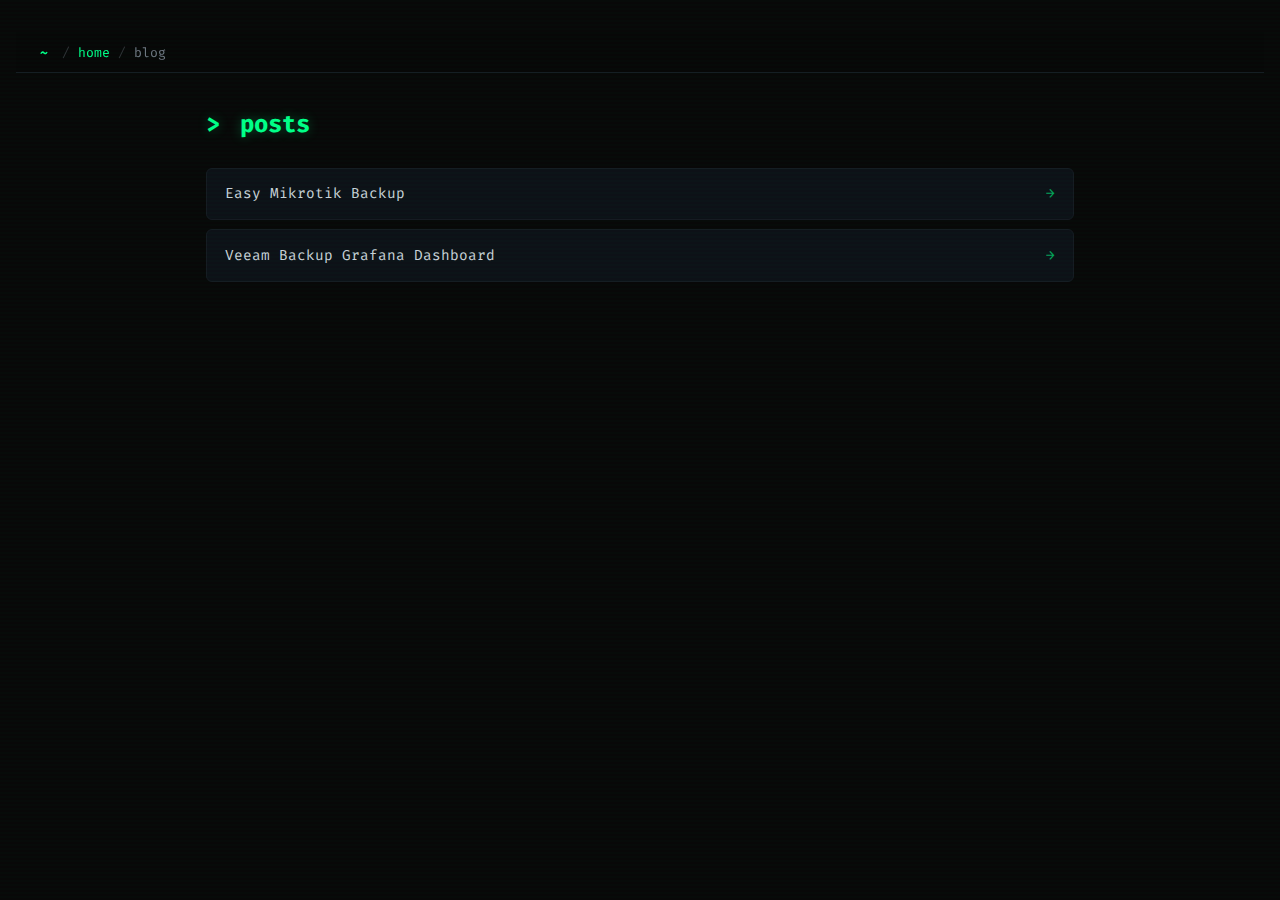
<file: blog/index.html>
<!doctype html><html lang="en" data-theme="dark"><head><meta charset="UTF-8"><meta name="viewport" content="width=device-width, initial-scale=1.0"><title>Željko Benović | Staff Platform Engineer</title><style>/* ─── FONT IMPORT ─────────────────────────────────────────────────────────── */
@import url('https://fonts.googleapis.com/css2?family=Fira+Code:wght@400;500;700&display=swap');

/* ─── CSS VARIABLES ───────────────────────────────────────────────────────── */
:root {
    --bg:         #080808;
    --bg-card:    #0d1117;
    --bg-hover:   #111820;
    --text:       #c9d1d9;
    --text-dim:   #6e7681;
    --green:      #00ff88;
    --green-dim:  #00c868;
    --cyan:       #00d4ff;
    --border:     #1a2a1a;
    --border-dim: #161b22;
    --radius:     6px;
    --transition: all 0.25s ease;
    --font:       'Fira Code', 'JetBrains Mono', 'Consolas', 'Courier New', monospace;
}

/* ─── RESET ───────────────────────────────────────────────────────────────── */
*, *::before, *::after {
    box-sizing: border-box;
    margin: 0;
    padding: 0;
}

/* ─── SCANLINE EFFECT ─────────────────────────────────────────────────────── */
body::before {
    content: "";
    position: fixed;
    top: 0; left: 0; right: 0; bottom: 0;
    background: repeating-linear-gradient(
        0deg,
        transparent,
        transparent 2px,
        rgba(0, 255, 136, 0.015) 2px,
        rgba(0, 255, 136, 0.015) 4px
    );
    pointer-events: none;
    z-index: 9999;
}

/* ─── BASE ────────────────────────────────────────────────────────────────── */
body {
    font-family: var(--font);
    background-color: var(--bg);
    color: var(--text);
    min-height: 100vh;
    padding: 2rem 1rem 4rem;
    line-height: 1.6;
}

/* ─── CONTAINER ───────────────────────────────────────────────────────────── */
.container {
    max-width: 900px;
    width: 100%;
    margin: 0 auto;
}

/* ─── DIVIDER ─────────────────────────────────────────────────────────────── */
.divider {
    border: none;
    height: 1px;
    background: linear-gradient(to right, transparent, var(--green-dim), transparent);
    margin: 2.5rem 0;
    opacity: 0.4;
}

/* ─── SECTION ─────────────────────────────────────────────────────────────── */
.section {
    margin-bottom: 0.5rem;
}

.section-header {
    font-size: 1.1rem;
    font-weight: 700;
    color: var(--green);
    margin-bottom: 1.5rem;
    letter-spacing: 0.05em;
    text-shadow: 0 0 12px rgba(0, 255, 136, 0.4);
}

/* ─── PROMPT ──────────────────────────────────────────────────────────────── */
.prompt {
    color: var(--green);
    margin-right: 0.4rem;
    font-weight: 700;
}

/* ─── HERO ────────────────────────────────────────────────────────────────── */
.hero {
    display: flex;
    flex-direction: column;
    align-items: flex-start;
    gap: 1.5rem;
    padding: 2rem 0 1rem;
}

.hero-avatar {
    display: flex;
    align-items: center;
    gap: 1.5rem;
}

.avatar {
    width: 90px;
    height: 90px;
    border-radius: 50%;
    object-fit: cover;
    border: 2px solid var(--green);
    box-shadow: 0 0 20px rgba(0, 255, 136, 0.3);
    flex-shrink: 0;
}

.hero-text {
    display: flex;
    flex-direction: column;
    gap: 0.6rem;
    width: 100%;
}

/* ─── GLITCH ANIMATION ────────────────────────────────────────────────────── */
h1.glitch {
    font-size: 2.2rem;
    font-weight: 700;
    color: var(--green);
    text-shadow: 0 0 20px rgba(0, 255, 136, 0.5);
    position: relative;
    display: inline-block;
    letter-spacing: 0.02em;
}

h1.glitch:hover {
    animation: glitch 0.4s steps(2, end) infinite;
}

h1.glitch::before,
h1.glitch::after {
    content: attr(data-text);
    position: absolute;
    top: 0;
    left: 0;
    width: 100%;
    height: 100%;
    opacity: 0;
}

h1.glitch:hover::before {
    color: var(--cyan);
    animation: glitch-before 0.4s steps(2, end) infinite;
    clip-path: polygon(0 0, 100% 0, 100% 35%, 0 35%);
    transform: translateX(-3px);
    opacity: 0.8;
}

h1.glitch:hover::after {
    color: #ff0055;
    animation: glitch-after 0.4s steps(2, end) infinite;
    clip-path: polygon(0 65%, 100% 65%, 100% 100%, 0 100%);
    transform: translateX(3px);
    opacity: 0.8;
}

@keyframes glitch {
    0%   { transform: translate(0); }
    20%  { transform: translate(-2px, 1px); }
    40%  { transform: translate(2px, -1px); }
    60%  { transform: translate(-1px, 2px); }
    80%  { transform: translate(1px, -2px); }
    100% { transform: translate(0); }
}

@keyframes glitch-before {
    0%   { transform: translateX(-3px); }
    50%  { transform: translateX(3px); }
    100% { transform: translateX(-3px); }
}

@keyframes glitch-after {
    0%   { transform: translateX(3px); }
    50%  { transform: translateX(-3px); }
    100% { transform: translateX(3px); }
}

/* ─── HERO TEXT ───────────────────────────────────────────────────────────── */
.hero-title {
    font-size: 0.95rem;
    color: var(--cyan);
    font-weight: 500;
    letter-spacing: 0.03em;
}

.bio {
    font-size: 0.9rem;
    color: var(--text-dim);
    line-height: 1.7;
    max-width: 680px;
}

/* ─── ROLE CHIPS ──────────────────────────────────────────────────────────── */
.role-chips {
    display: flex;
    flex-wrap: wrap;
    gap: 0.5rem;
    margin-top: 0.25rem;
}

.chip {
    background: rgba(0, 255, 136, 0.08);
    border: 1px solid rgba(0, 255, 136, 0.3);
    color: var(--green);
    border-radius: 3px;
    padding: 0.2rem 0.6rem;
    font-size: 0.78rem;
    font-weight: 500;
    letter-spacing: 0.04em;
}

/* ─── HERO LINKS ──────────────────────────────────────────────────────────── */
.hero-links {
    display: flex;
    flex-wrap: wrap;
    gap: 0.75rem;
    margin-top: 0.5rem;
}

.hero-link {
    color: var(--text-dim);
    text-decoration: none;
    font-size: 0.85rem;
    transition: var(--transition);
    letter-spacing: 0.02em;
}

.hero-link:hover {
    color: var(--green);
    text-shadow: 0 0 8px rgba(0, 255, 136, 0.5);
}

/* ─── SKILLS ──────────────────────────────────────────────────────────────── */
.skills-grid {
    display: flex;
    flex-direction: column;
    gap: 1.25rem;
}

.skill-category {
    display: flex;
    flex-direction: column;
    gap: 0.5rem;
}

.skill-cat-label {
    font-size: 0.78rem;
    color: var(--cyan);
    font-weight: 600;
    letter-spacing: 0.1em;
    text-transform: uppercase;
}

.skill-tags {
    display: flex;
    flex-wrap: wrap;
    gap: 0.4rem;
}

.skill-tag {
    background: var(--bg-card);
    border: 1px solid var(--border);
    color: var(--text);
    border-radius: var(--radius);
    padding: 0.25rem 0.65rem;
    font-size: 0.8rem;
    transition: var(--transition);
}

.skill-tag:hover {
    border-color: var(--green-dim);
    color: var(--green);
}

/* ─── TIMELINE ────────────────────────────────────────────────────────────── */
.timeline {
    padding: 0.5rem 0;
}

.outer {
    display: flex;
    flex-direction: column;
    gap: 1.25rem;
    border-left: 2px solid var(--border);
    padding-left: 1.5rem;
    margin-left: 0.5rem;
}

.card {
    position: relative;
}

.card::before {
    content: "";
    position: absolute;
    left: -1.875rem;
    top: 0.75rem;
    width: 10px;
    height: 10px;
    background: var(--bg);
    border: 2px solid var(--green);
    border-radius: 50%;
    box-shadow: 0 0 8px rgba(0, 255, 136, 0.5);
}

.info {
    background: var(--bg-card);
    border: 1px solid var(--border-dim);
    border-radius: var(--radius);
    padding: 1rem 1.25rem;
    transition: var(--transition);
}

.info:hover {
    border-color: var(--border);
    background: var(--bg-hover);
}

.job-header {
    display: flex;
    justify-content: space-between;
    align-items: flex-start;
    gap: 1rem;
    margin-bottom: 0.75rem;
    flex-wrap: wrap;
}

.title {
    color: var(--green);
    font-size: 0.95rem;
    font-weight: 600;
    text-shadow: 0 0 10px rgba(0, 255, 136, 0.3);
}

.job-date {
    color: var(--cyan);
    font-size: 0.78rem;
    white-space: nowrap;
    opacity: 0.85;
    flex-shrink: 0;
}

.job-bullet {
    color: var(--text-dim);
    font-size: 0.83rem;
    line-height: 1.6;
    padding: 0.15rem 0;
    display: flex;
    gap: 0.5rem;
}

.bullet {
    color: var(--green-dim);
    flex-shrink: 0;
    opacity: 0.7;
}

/* ─── PROJECT GRID ────────────────────────────────────────────────────────── */
.project-grid {
    display: grid;
    grid-template-columns: repeat(2, 1fr);
    gap: 1rem;
}

.project-card {
    display: flex;
    flex-direction: column;
    gap: 0.6rem;
    background: var(--bg-card);
    border: 1px solid var(--border-dim);
    border-left: 3px solid var(--green-dim);
    border-radius: var(--radius);
    padding: 1rem 1.1rem;
    text-decoration: none;
    color: var(--text);
    transition: var(--transition);
}

.project-card:hover {
    border-left-color: var(--green);
    background: var(--bg-hover);
    box-shadow: 0 0 20px rgba(0, 255, 136, 0.08), -2px 0 12px rgba(0, 255, 136, 0.15);
    transform: translateX(2px);
}

.project-top {
    display: flex;
    justify-content: space-between;
    align-items: center;
}

.project-name {
    color: var(--green);
    font-weight: 600;
    font-size: 0.95rem;
    text-shadow: 0 0 8px rgba(0, 255, 136, 0.3);
}

.project-stars {
    color: #ffd700;
    font-size: 0.8rem;
    opacity: 0.9;
}

.project-desc {
    color: var(--text-dim);
    font-size: 0.82rem;
    line-height: 1.55;
    flex: 1;
}

.project-tags {
    display: flex;
    flex-wrap: wrap;
    gap: 0.35rem;
}

.tag {
    background: rgba(0, 212, 255, 0.07);
    border: 1px solid rgba(0, 212, 255, 0.2);
    color: var(--cyan);
    border-radius: 3px;
    padding: 0.15rem 0.45rem;
    font-size: 0.72rem;
    letter-spacing: 0.02em;
}

/* ─── BLOG POST LIST ──────────────────────────────────────────────────────── */
.post-list {
    display: flex;
    flex-direction: column;
    gap: 0.6rem;
}

.post-card {
    display: flex;
    justify-content: space-between;
    align-items: center;
    background: var(--bg-card);
    border: 1px solid var(--border-dim);
    border-radius: var(--radius);
    padding: 0.85rem 1.1rem;
    text-decoration: none;
    transition: var(--transition);
}

.post-card:hover {
    border-color: var(--green-dim);
    background: var(--bg-hover);
}

.post-title {
    color: var(--text);
    font-size: 0.9rem;
}

.post-arrow {
    color: var(--green);
    opacity: 0.6;
    transition: var(--transition);
}

.post-card:hover .post-arrow {
    opacity: 1;
    transform: translateX(3px);
}

.empty {
    color: var(--text-dim);
    font-size: 0.85rem;
    font-style: italic;
}

/* ─── FOOTER ──────────────────────────────────────────────────────────────── */
.footer {
    margin-top: 3rem;
    padding-top: 1.5rem;
    border-top: 1px solid var(--border-dim);
    font-size: 0.78rem;
    color: var(--text-dim);
    text-align: center;
}

/* ─── NAV BAR ─────────────────────────────────────────────────────────────── */
.topnav {
    position: sticky;
    top: 0;
    z-index: 100;
    background: rgba(8, 8, 8, 0.92);
    backdrop-filter: blur(8px);
    border-bottom: 1px solid var(--border-dim);
    padding: 0.6rem 1.5rem;
    display: flex;
    align-items: center;
    gap: 0.4rem;
    font-size: 0.82rem;
    font-family: var(--font);
    color: var(--text-dim);
    margin-bottom: 2rem;
}

.topnav a {
    color: var(--green);
    text-decoration: none;
    transition: var(--transition);
}

.topnav a:hover {
    text-shadow: 0 0 8px rgba(0, 255, 136, 0.5);
}

.topnav .sep {
    color: var(--text-dim);
    opacity: 0.4;
    margin: 0 0.1rem;
}

.topnav .crumb {
    color: var(--text-dim);
}

/* ─── POST PAGE ───────────────────────────────────────────────────────────── */
.post-container {
    max-width: 760px;
    margin: 0 auto;
    padding: 2rem 1.5rem;
    color: var(--text);
    font-family: var(--font);
    line-height: 1.75;
}

.post-container h1 {
    font-size: 1.9rem;
    color: var(--green);
    margin-bottom: 0.5rem;
    text-shadow: 0 0 16px rgba(0, 255, 136, 0.3);
}

.post-container h2 {
    color: var(--cyan);
    margin: 1.75rem 0 0.75rem;
    border-bottom: 1px solid var(--border-dim);
    padding-bottom: 0.4rem;
}

.post-container h3 {
    color: var(--text);
    margin: 1.25rem 0 0.5rem;
}

.post-container p {
    margin: 0.75rem 0;
    color: var(--text);
}

.post-container pre {
    background: #010409;
    border: 1px solid var(--border);
    border-radius: var(--radius);
    padding: 1rem 1.25rem;
    overflow-x: auto;
    margin: 1rem 0;
}

.post-container code {
    font-family: var(--font);
    color: #00ff88;
    background: rgba(0, 255, 136, 0.07);
    padding: 0.15rem 0.35rem;
    border-radius: 3px;
    font-size: 0.88em;
}

.post-container pre code {
    background: transparent;
    padding: 0;
    color: #c9d1d9;
}

.post-container ul,
.post-container ol {
    margin: 0.75rem 0 0.75rem 1.5rem;
}

.post-container li {
    margin: 0.3rem 0;
}

.post-container a {
    color: var(--cyan);
    text-decoration: underline;
    text-decoration-color: rgba(0, 212, 255, 0.3);
    transition: var(--transition);
}

.post-container a:hover {
    color: var(--green);
}

.post-meta {
    margin-top: 2.5rem;
    font-size: 0.8rem;
    color: var(--text-dim);
    text-align: center;
    border-top: 1px solid var(--border-dim);
    padding-top: 1rem;
}

/* ─── BLOG INDEX ──────────────────────────────────────────────────────────── */
.blog-header {
    font-size: 1.5rem;
    color: var(--green);
    margin-bottom: 1.5rem;
    text-shadow: 0 0 12px rgba(0, 255, 136, 0.3);
}

.blog-list {
    display: flex;
    flex-direction: column;
    gap: 0.6rem;
}

.blog-link {
    display: flex;
    justify-content: space-between;
    align-items: center;
    background: var(--bg-card);
    border: 1px solid var(--border-dim);
    border-radius: var(--radius);
    padding: 0.85rem 1.1rem;
    text-decoration: none;
    color: var(--text);
    font-size: 0.9rem;
    transition: var(--transition);
}

.blog-link:hover {
    border-color: var(--green-dim);
    background: var(--bg-hover);
    color: var(--green);
}

/* ─── RESPONSIVE ──────────────────────────────────────────────────────────── */
@media (max-width: 640px) {
    body {
        padding: 1rem 0.75rem 3rem;
    }

    h1.glitch {
        font-size: 1.5rem;
    }

    .project-grid {
        grid-template-columns: 1fr;
    }

    .job-header {
        flex-direction: column;
        gap: 0.25rem;
    }

    .hero-links {
        gap: 0.5rem;
    }
}

@media (max-width: 480px) {
    .skills-grid {
        gap: 1rem;
    }

    .project-card:hover {
        transform: none;
    }
}
</style></head><body><nav class="topnav"><span class="prompt">~</span> <span class="sep">/</span> <a href="/">home</a> <span class="sep">/</span> <span class="crumb">blog</span></nav><div class="container" style="padding: 0 1rem 2rem;"><h2 class="blog-header"><span style="color: #00ff88; margin-right: 0.4rem;">></span> posts</h2><div class="blog-list"><a href="2026/03/18/easy-mikrotik-backup" class="blog-link"><span>Easy Mikrotik Backup</span> <span style="color: #00ff88; opacity: 0.6;">→</span></a><a href="2026/03/18/veeam-backup-grafana-dashboard" class="blog-link"><span>Veeam Backup Grafana Dashboard</span> <span style="color: #00ff88; opacity: 0.6;">→</span></a></div></div></body></html>
</file>
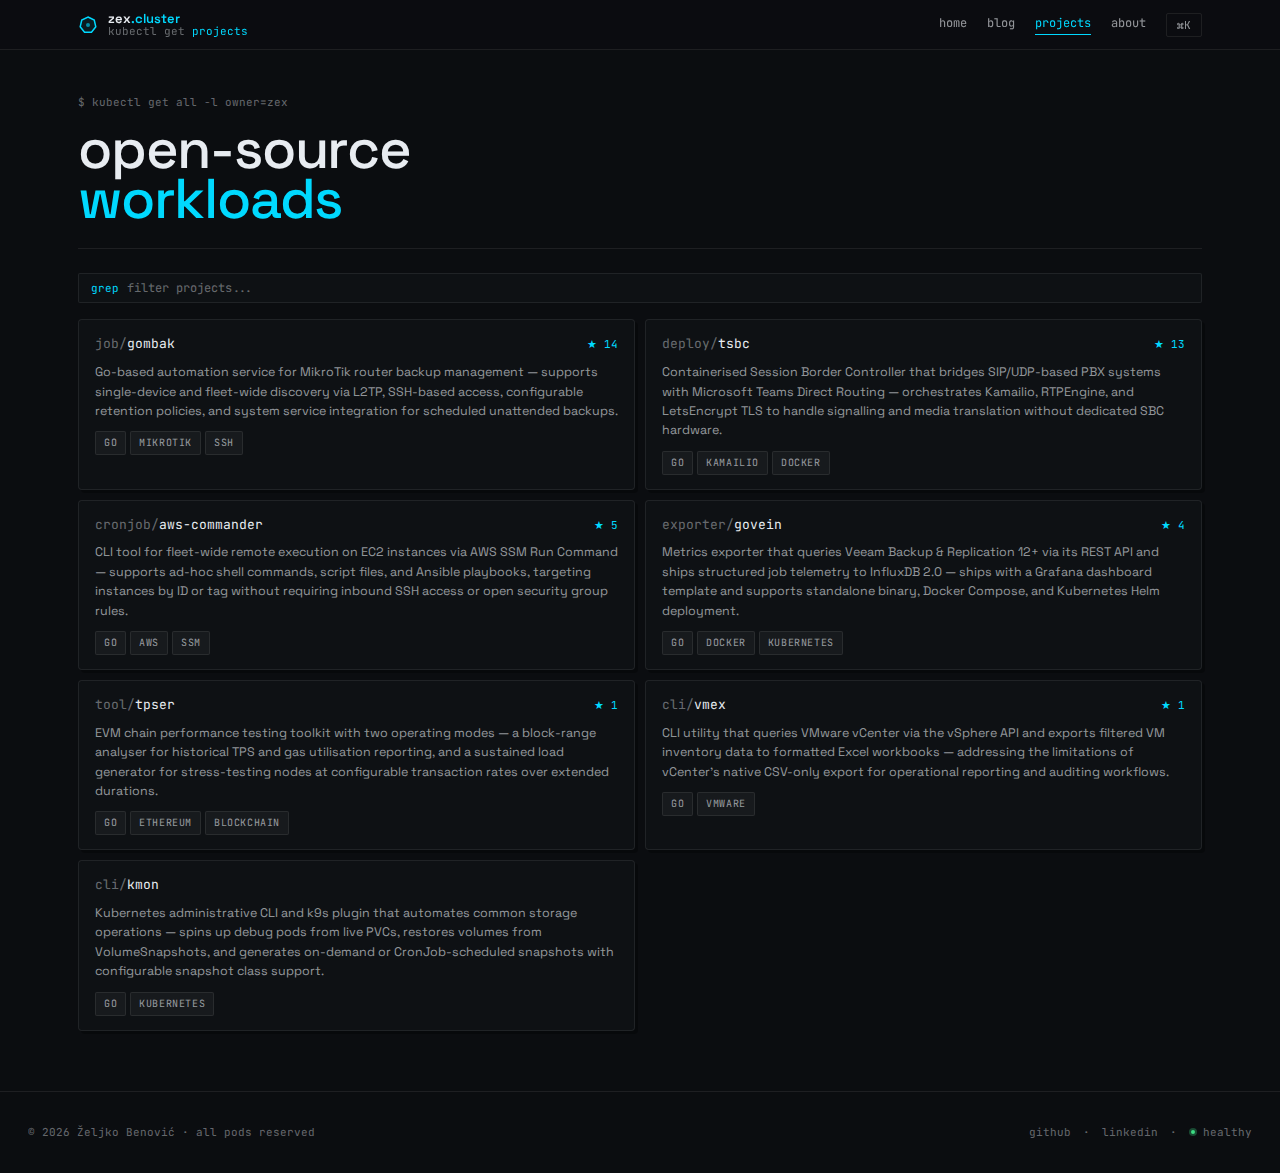
<file: projects/index.html>
<!doctype html><html lang="en"><head><meta charset="UTF-8"><meta name="viewport" content="width=device-width, initial-scale=1.0"><title>Open-Source Projects – Željko Benović</title><meta name="description" content="Open-source Go tools and Kubernetes utilities by Željko Benović — platform automation, DevSecOps, and SRE tooling."><link rel="canonical" href="https://zeljkobenovic.com/projects/"><meta property="og:title" content="Open-Source Projects – Željko Benović"><meta property="og:type" content="website"><meta property="og:description" content="Open-source Go tools and Kubernetes utilities by Željko Benović — platform automation, DevSecOps, and SRE tooling."><meta property="og:url" content="https://zeljkobenovic.com/projects/"><link rel="preconnect" href="https://fonts.googleapis.com"><link rel="preconnect" href="https://fonts.gstatic.com" crossorigin><link href="https://fonts.googleapis.com/css2?family=JetBrains+Mono:wght@400;500&family=Space+Grotesk:wght@400;500;600;700&display=swap" rel="stylesheet"><style>/* ─── FONT IMPORT ──────────────────────────────────────────────────────────── */
@import url('https://fonts.googleapis.com/css2?family=JetBrains+Mono:wght@400;500&family=Space+Grotesk:wght@400;500;600;700&display=swap');

/* ─── DESIGN TOKENS ────────────────────────────────────────────────────────── */
:root {
  --bg:            #0b0d10;
  --bg-deep:       #05070a;
  --bg-card:       #0e1114;
  --bg-surface:    #12161b;
  --border:        rgba(255,255,255,0.08);
  --border-mid:    rgba(255,255,255,0.14);
  --text:          #e8ecf1;
  --text-muted:    rgba(232,236,241,0.62);
  --text-dim:      rgba(232,236,241,0.42);
  --accent:        #00d9ff;
  --accent-bg:     rgba(0,217,255,0.08);
  --accent-bg-hot: rgba(0,217,255,0.16);
  --accent-bd:     rgba(0,217,255,0.35);
  --green:         #3ddc84;
  --amber:         #ffb020;
  --red:           #ff5c7c;
  --yaml-key:      #8cb4ff;
  --yaml-val:      #e8ecf1;
  --yaml-str:      #9fe6a0;
  --yaml-num:      #ffd580;
  --yaml-com:      rgba(232,236,241,0.35);
  --yaml-dash:     #326ce5;
  --font-sans:     "Space Grotesk", "Inter", system-ui, sans-serif;
  --font-mono:     "JetBrains Mono", ui-monospace, SFMono-Regular, Menlo, monospace;
}

/* ─── RESET ────────────────────────────────────────────────────────────────── */
*, *::before, *::after { box-sizing: border-box; margin: 0; padding: 0; }

::selection { background: rgba(0,217,255,0.25); color: #fff; }

::-webkit-scrollbar { width: 10px; height: 10px; }
::-webkit-scrollbar-track { background: transparent; }
::-webkit-scrollbar-thumb { background: rgba(255,255,255,0.08); border-radius: 10px; }
::-webkit-scrollbar-thumb:hover { background: rgba(255,255,255,0.15); }

/* ─── BASE ─────────────────────────────────────────────────────────────────── */
body {
  font-family: var(--font-sans);
  background: var(--bg);
  color: var(--text-muted);
  min-height: 100vh;
  line-height: 1.6;
}

/* ─── PAGE ENTER ANIMATION ─────────────────────────────────────────────────── */
@keyframes fadein {
  from { opacity: 0; transform: translateY(6px); }
  to   { opacity: 1; transform: translateY(0); }
}
.page-enter { animation: fadein 0.25s ease-out; }

/* ─── CONTAINER ────────────────────────────────────────────────────────────── */
.container {
  max-width: 1180px;
  width: 100%;
  margin: 0 auto;
}

/* ─── PULSE DOT ────────────────────────────────────────────────────────────── */
@keyframes k8s-pulse {
  0%, 100% { transform: scale(1); opacity: 0.3; }
  50%       { transform: scale(2.2); opacity: 0; }
}
.pulse-wrap {
  position: relative;
  display: inline-block;
  width: 8px;
  height: 8px;
  flex-shrink: 0;
}
.pulse-ring {
  position: absolute;
  inset: 0;
  border-radius: 50%;
  background: var(--green);
  opacity: 0.3;
  animation: k8s-pulse 2s ease-in-out infinite;
}
.pulse-dot {
  position: absolute;
  inset: 2px;
  border-radius: 50%;
  background: var(--green);
}

/* ─── GLITCH ───────────────────────────────────────────────────────────────── */
@keyframes glitch-nudge {
  0%,100% { transform: translate(0,0); }
  20%     { transform: translate(-2px, 1px); }
  40%     { transform: translate(2px, -1px); }
  60%     { transform: translate(-1px, 2px); }
  80%     { transform: translate(1px, -2px); }
}
.glitch:hover { animation: glitch-nudge 0.35s steps(2) infinite; }

/* ─── NAV ──────────────────────────────────────────────────────────────────── */
.topnav {
  position: sticky;
  top: 0;
  z-index: 200;
  height: 50px;
  background: rgba(11,13,16,0.88);
  backdrop-filter: blur(24px);
  -webkit-backdrop-filter: blur(24px);
  border-bottom: 1px solid var(--border);
}

.topnav-inner {
  max-width: 1180px;
  margin: 0 auto;
  padding: 0 28px;
  height: 100%;
  display: flex;
  align-items: center;
  gap: 0;
}

.nav-brand {
  display: flex;
  align-items: center;
  gap: 10px;
  text-decoration: none;
  flex-shrink: 0;
}

.nav-brand-text {
  display: flex;
  flex-direction: column;
  gap: 1px;
}

.brand-wordmark {
  font-family: var(--font-sans);
  font-size: 13px;
  font-weight: 600;
  line-height: 1;
}
.brand-zex    { color: var(--text); }
.brand-cluster { color: var(--accent); }

.brand-subtitle {
  font-family: var(--font-mono);
  font-size: 11px;
  color: var(--text-dim);
  line-height: 1;
}
.brand-active { color: var(--accent); }

.nav-spacer { flex: 1; }

.nav-links {
  display: flex;
  align-items: center;
  gap: 20px;
  font-family: var(--font-mono);
  font-size: 12px;
}

.nav-link {
  color: var(--text-muted);
  text-decoration: none;
  transition: color 0.15s;
  padding-bottom: 1px;
}
.nav-link:hover { color: var(--text); }
.nav-link-active {
  color: var(--accent) !important;
  border-bottom: 1px solid var(--accent);
}

.nav-cmdk {
  background: transparent;
  border: 1px solid var(--border);
  border-radius: 2px;
  color: var(--text-muted);
  font-family: var(--font-mono);
  font-size: 11px;
  padding: 4px 10px;
  cursor: pointer;
  transition: all 0.15s;
}
.nav-cmdk:hover { border-color: var(--border-mid); color: var(--text); }

/* ─── FOOTER ───────────────────────────────────────────────────────────────── */
.footer {
  padding: 32px 28px;
  border-top: 1px solid var(--border);
  display: flex;
  justify-content: space-between;
  align-items: center;
  font-family: var(--font-mono);
  font-size: 11px;
  color: var(--text-dim);
  flex-wrap: wrap;
  gap: 12px;
}

.footer-right {
  display: flex;
  align-items: center;
  gap: 12px;
}

.footer-link {
  color: var(--text-dim);
  text-decoration: none;
  transition: color 0.15s;
}
.footer-link:hover { color: var(--text-muted); }

.footer-healthy {
  display: flex;
  align-items: center;
  gap: 6px;
}

/* ─── CHIP ─────────────────────────────────────────────────────────────────── */
.chip {
  display: inline-flex;
  align-items: center;
  gap: 4px;
  padding: 3px 8px;
  font-family: var(--font-mono);
  font-size: 10px;
  letter-spacing: 0.6px;
  text-transform: uppercase;
  border-radius: 2px;
  border: 1px solid var(--border);
  background: rgba(255,255,255,0.04);
  color: var(--text-muted);
  transition: border-color 0.15s, color 0.15s;
}
.chip:hover { border-color: var(--accent-bd); color: var(--text); }
.chip-accent { background: var(--accent-bg); border-color: var(--accent-bd); color: var(--accent); }
.chip-green  { background: rgba(61,220,132,0.08); border-color: rgba(61,220,132,0.28); color: var(--green); }

/* ─── HOME: HERO ───────────────────────────────────────────────────────────── */
.hero-grid {
  display: grid;
  grid-template-columns: 1fr 1.05fr;
  gap: 40px;
  padding: 64px 28px 32px;
}

.hero-chips {
  display: flex;
  gap: 8px;
  flex-wrap: wrap;
  margin-bottom: 20px;
}

.hero-h1 {
  font-family: var(--font-sans);
  font-size: 64px;
  font-weight: 500;
  color: var(--text);
  line-height: 0.9;
  letter-spacing: -1.6px;
  margin-bottom: 20px;
  cursor: default;
}

.hero-bio {
  font-size: 16px;
  color: var(--text-muted);
  line-height: 1.75;
  max-width: 480px;
  margin-bottom: 24px;
}

.hero-buttons {
  display: flex;
  gap: 10px;
  flex-wrap: wrap;
  margin-bottom: 20px;
}

.btn {
  display: inline-flex;
  align-items: center;
  gap: 6px;
  padding: 8px 16px;
  font-family: var(--font-mono);
  font-size: 12px;
  border-radius: 2px;
  border: 1px solid var(--border);
  text-decoration: none;
  cursor: pointer;
  transition: all 0.15s;
}
.btn-accent {
  background: var(--accent-bg);
  border-color: var(--accent-bd);
  color: var(--accent);
}
.btn-accent:hover { background: var(--accent-bg-hot); border-color: var(--accent); }
.btn-ghost { background: transparent; color: var(--text-muted); }
.btn-ghost:hover { background: rgba(255,255,255,0.04); color: var(--text); }

.hero-uptime {
  font-family: var(--font-mono);
  font-size: 11px;
  color: var(--text-dim);
  display: flex;
  align-items: center;
  gap: 8px;
}

/* ─── HOME: YAML CARD ──────────────────────────────────────────────────────── */
.yaml-card {
  background: var(--bg-deep);
  border: 1px solid var(--border);
  border-radius: 4px;
  box-shadow: 4px 4px 0 rgba(0,217,255,0.08);
  overflow: hidden;
  align-self: start;
}

.yaml-card-header {
  display: flex;
  justify-content: space-between;
  align-items: center;
  padding: 10px 14px;
  border-bottom: 1px solid var(--border);
  font-family: var(--font-mono);
  font-size: 11px;
  color: var(--text-dim);
}
.yaml-card-header-right { color: var(--accent); }

.yaml-body {
  display: flex;
  padding: 16px 14px;
}

.yaml-gutter {
  width: 28px;
  flex-shrink: 0;
  text-align: right;
  padding-right: 12px;
  font-family: var(--font-mono);
  font-size: 13px;
  line-height: 1.7;
  color: var(--yaml-com);
  user-select: none;
}

.yaml-code {
  flex: 1;
  font-family: var(--font-mono);
  font-size: 13px;
  line-height: 1.7;
  white-space: pre;
}

.yk  { color: var(--yaml-key); }
.yv  { color: var(--yaml-val); }
.ys  { color: var(--yaml-str); }
.yn  { color: var(--yaml-num); }
.yc  { color: var(--yaml-com); }
.yd  { color: var(--yaml-dash); }
.ya  { color: var(--accent); }
.yg  { color: var(--green); }

/* ─── HOME: SECTIONS ───────────────────────────────────────────────────────── */
.home-section {
  border-top: 1px solid var(--border);
  padding: 36px 28px 24px;
}

.section-label {
  font-family: var(--font-mono);
  font-size: 11px;
  color: var(--text-dim);
  text-transform: uppercase;
  letter-spacing: 1px;
  margin-bottom: 16px;
}

.section-label-row {
  display: flex;
  justify-content: space-between;
  align-items: center;
  margin-bottom: 16px;
}

.section-pill-link {
  font-family: var(--font-mono);
  font-size: 11px;
  color: var(--text-dim);
  text-decoration: none;
  border: 1px solid var(--border);
  border-radius: 2px;
  padding: 3px 10px;
  transition: all 0.15s;
}
.section-pill-link:hover { border-color: var(--border-mid); color: var(--text-muted); }

/* ─── NODEPOOLS (SKILLS) ───────────────────────────────────────────────────── */
.nodepools-grid {
  display: grid;
  grid-template-columns: repeat(4, 1fr);
  gap: 10px;
}

.nodepool-card {
  background: var(--bg-card);
  border: 1px solid var(--border);
  border-radius: 4px;
  padding: 14px 16px;
  box-shadow: 3px 3px 0 rgba(0,0,0,0.3);
  transition: border-color 0.15s, transform 0.15s;
}
.nodepool-card:hover { border-color: rgba(255,255,255,0.18); transform: translateY(-1px); }

.nodepool-header {
  display: flex;
  justify-content: space-between;
  align-items: center;
  margin-bottom: 10px;
  font-family: var(--font-mono);
  font-size: 11px;
}
.nodepool-name { color: var(--accent); }
.nodepool-count { color: var(--text-dim); }

.nodepool-chips {
  display: flex;
  flex-wrap: wrap;
  gap: 4px;
}

/* ─── DEPLOYMENTS (PROJECTS PREVIEW) ──────────────────────────────────────── */
.deployments-grid {
  display: grid;
  grid-template-columns: 1fr 1fr;
  gap: 10px;
}

/* ─── PROJECT CARD ─────────────────────────────────────────────────────────── */
.project-card {
  display: block;
  background: var(--bg-card);
  border: 1px solid var(--border);
  border-radius: 4px;
  padding: 14px 16px;
  text-decoration: none;
  box-shadow: 3px 3px 0 rgba(0,0,0,0.3);
  transition: border-color 0.15s, transform 0.15s;
}
.project-card:hover { border-color: rgba(255,255,255,0.18); transform: translateY(-1px); }

.project-card-top {
  display: flex;
  justify-content: space-between;
  align-items: baseline;
  margin-bottom: 8px;
  font-family: var(--font-mono);
  font-size: 13px;
}
.project-kind { color: var(--text-dim); }
.project-name { color: var(--text); }
.project-stars { color: var(--accent); font-size: 11px; }

.project-desc {
  font-size: 12.5px;
  line-height: 1.55;
  color: var(--text-muted);
  margin-bottom: 10px;
}

.project-tags {
  display: flex;
  flex-wrap: wrap;
  gap: 4px;
}

/* ─── LOG TAIL (RECENT POSTS) ──────────────────────────────────────────────── */
.log-rows { border: 1px solid var(--border); border-radius: 4px; overflow: hidden; }

.log-row {
  display: grid;
  grid-template-columns: 92px 1fr auto auto;
  align-items: center;
  gap: 16px;
  padding: 12px 14px;
  text-decoration: none;
  border-bottom: 1px solid var(--border);
  transition: background 0.12s;
}
.log-row:last-child { border-bottom: none; }
.log-row:hover { background: rgba(255,255,255,0.03); }

.log-date {
  font-family: var(--font-mono);
  font-size: 11px;
  color: var(--accent);
}
.log-title {
  font-size: 14px;
  color: var(--text);
}
.log-arrow {
  font-family: var(--font-mono);
  font-size: 12px;
  color: var(--text-dim);
}

/* ─── BLOG INDEX ───────────────────────────────────────────────────────────── */
.blog-page { padding: 0 28px 60px; }

.blog-page-header { padding: 44px 0 24px; border-bottom: 1px solid var(--border); margin-bottom: 24px; }

.page-mono-label {
  font-family: var(--font-mono);
  font-size: 11px;
  color: var(--text-dim);
  margin-bottom: 12px;
}

.page-h1 {
  font-family: var(--font-sans);
  font-size: 56px;
  font-weight: 500;
  color: var(--text);
  line-height: 0.9;
  letter-spacing: -1.2px;
}

.blog-toolbar {
  display: flex;
  flex-wrap: wrap;
  gap: 12px;
  align-items: center;
  margin-bottom: 20px;
}

.search-wrap {
  display: flex;
  align-items: center;
  gap: 8px;
  border: 1px solid var(--border);
  border-radius: 2px;
  background: var(--bg-card);
  padding: 0 12px;
  min-width: 260px;
}
.search-label {
  font-family: var(--font-mono);
  font-size: 11px;
  color: var(--accent);
  flex-shrink: 0;
}
.search-input {
  background: transparent;
  border: none;
  outline: none;
  color: var(--text);
  font-family: var(--font-mono);
  font-size: 12px;
  padding: 6px 0;
  flex: 1;
  min-width: 0;
}
.search-input::placeholder { color: var(--text-dim); }

.tag-pills { display: flex; flex-wrap: wrap; gap: 6px; }

.tag-pill {
  font-family: var(--font-mono);
  font-size: 11px;
  padding: 5px 10px;
  border: 1px solid var(--border);
  border-radius: 2px;
  background: transparent;
  color: var(--text-muted);
  cursor: pointer;
  transition: all 0.15s;
}
.tag-pill:hover { border-color: var(--accent-bd); color: var(--accent); }
.tag-pill-active { background: var(--accent-bg); border-color: var(--accent-bd); color: var(--accent); }

.blog-table { border: 1px solid var(--border); border-radius: 4px; overflow: hidden; }

.blog-table-header {
  display: grid;
  grid-template-columns: 110px 1fr 140px 50px;
  padding: 10px 14px;
  border-bottom: 1px solid var(--border);
  font-family: var(--font-mono);
  font-size: 10px;
  color: var(--text-dim);
  text-transform: uppercase;
  letter-spacing: 0.6px;
}

.blog-row {
  display: grid;
  grid-template-columns: 110px 1fr 140px 50px;
  align-items: center;
  padding: 14px;
  text-decoration: none;
  border-bottom: 1px solid var(--border);
  transition: background 0.12s;
}
.blog-row:last-child { border-bottom: none; }
.blog-row:hover { background: rgba(255,255,255,0.03); }

.blog-age {
  font-family: var(--font-mono);
  font-size: 11px;
  color: var(--accent);
}
.blog-title { font-size: 14px; color: var(--text); }
.blog-read {
  font-family: var(--font-mono);
  font-size: 11px;
  color: var(--text-dim);
  text-align: right;
}

.blog-empty {
  padding: 24px 14px;
  font-family: var(--font-mono);
  font-size: 12px;
  color: var(--text-dim);
}
.blog-empty-query { color: var(--accent); }

/* ─── BLOG POST ─────────────────────────────────────────────────────────────── */
.post-back {
  display: inline-block;
  font-family: var(--font-mono);
  font-size: 11px;
  color: var(--text-dim);
  text-decoration: none;
  padding: 16px 28px 0;
  transition: color 0.15s;
}
.post-back:hover { color: var(--text-muted); }

.post-header {
  padding: 16px 28px 32px;
  border-bottom: 1px solid var(--border);
}

.post-crumb {
  font-family: var(--font-mono);
  font-size: 11px;
  color: var(--text-dim);
  margin-bottom: 14px;
}
.post-crumb-slug { color: var(--accent); }

.post-h1 {
  font-family: var(--font-sans);
  font-size: 44px;
  font-weight: 500;
  color: var(--text);
  line-height: 1;
  letter-spacing: -1px;
  margin-bottom: 16px;
}

.post-meta-row {
  font-family: var(--font-mono);
  font-size: 11px;
  color: var(--text-dim);
  display: flex;
  align-items: center;
  gap: 10px;
  flex-wrap: wrap;
}

.post-body {
  max-width: 760px;
  padding: 32px 28px 40px;
  font-size: 15px;
  line-height: 1.75;
  color: var(--text-muted);
}

.post-body h1 {
  font-family: var(--font-sans);
  font-size: 44px;
  font-weight: 500;
  color: var(--text);
  line-height: 1;
  letter-spacing: -1px;
  margin-bottom: 16px;
}

.post-body h2 {
  font-family: var(--font-sans);
  font-size: 22px;
  font-weight: 500;
  color: var(--text);
  letter-spacing: -0.3px;
  margin: 32px 0 14px;
  padding-bottom: 8px;
  border-bottom: 1px solid var(--border);
}
.post-body h2::before {
  content: '## ';
  font-family: var(--font-mono);
  font-size: 14px;
  color: var(--accent);
  margin-right: 4px;
}

.post-body h3 {
  font-family: var(--font-sans);
  font-size: 17px;
  font-weight: 500;
  color: var(--text);
  margin: 24px 0 10px;
}

.post-body p { margin: 12px 0; }
.post-body p:first-child strong { color: var(--text); }

.post-body ul, .post-body ol {
  margin: 10px 0 10px 24px;
}
.post-body li {
  font-size: 13.5px;
  line-height: 1.65;
  color: var(--text-muted);
  margin: 4px 0;
}

.post-body pre {
  background: var(--bg-deep);
  border: 1px solid var(--border);
  border-radius: 4px;
  padding: 14px 16px;
  overflow-x: auto;
  margin: 16px 0;
  box-shadow: 3px 3px 0 rgba(0,0,0,0.4);
}

.post-body code {
  font-family: var(--font-mono);
  font-size: 12.5px;
  line-height: 1.7;
  color: var(--text-muted);
}

.post-body pre code { background: transparent; padding: 0; border-radius: 0; }

.post-body :not(pre) > code {
  font-family: var(--font-mono);
  color: var(--accent);
  background: rgba(255,255,255,0.04);
  padding: 2px 5px;
  border-radius: 2px;
  font-size: 0.88em;
}

.post-body a { color: var(--accent); text-decoration: underline; text-decoration-color: var(--accent-bd); }
.post-body a:hover { text-decoration-color: var(--accent); }

.post-body blockquote {
  border-left: 2px solid var(--accent-bd);
  padding-left: 16px;
  margin: 16px 0;
  color: var(--text-dim);
}

.post-body table { width: 100%; border-collapse: collapse; margin: 16px 0; }
.post-body th, .post-body td {
  padding: 8px 12px;
  border: 1px solid var(--border);
  font-size: 13.5px;
}
.post-body th { color: var(--text); font-weight: 500; }

.post-nav {
  display: grid;
  grid-template-columns: 1fr 1fr;
  gap: 10px;
  padding: 0 28px 60px;
}

.post-nav-card {
  background: var(--bg-card);
  border: 1px solid var(--border);
  border-radius: 4px;
  padding: 14px 16px;
  text-decoration: none;
  box-shadow: 3px 3px 0 rgba(0,0,0,0.3);
  transition: border-color 0.15s, transform 0.15s;
}
.post-nav-card:hover { border-color: rgba(255,255,255,0.18); transform: translateY(-1px); }
.post-nav-card:empty, .post-nav-card-empty { visibility: hidden; }

.post-nav-label {
  font-family: var(--font-mono);
  font-size: 10px;
  color: var(--text-dim);
  text-transform: uppercase;
  letter-spacing: 0.6px;
  margin-bottom: 6px;
}

.post-nav-title { font-size: 14px; color: var(--text); }

/* ─── PROJECTS PAGE ─────────────────────────────────────────────────────────── */
.projects-page { padding: 0 28px 60px; }

.projects-search-wrap {
  margin-bottom: 16px;
}
.projects-search-wrap .search-wrap { min-width: 300px; }

.projects-grid {
  display: grid;
  grid-template-columns: 1fr 1fr;
  gap: 10px;
}

/* ─── ABOUT PAGE ────────────────────────────────────────────────────────────── */
.about-page { padding: 0 28px 60px; }

.about-section-label {
  font-family: var(--font-mono);
  font-size: 11px;
  color: var(--text-dim);
  text-transform: uppercase;
  letter-spacing: 0.8px;
  margin-bottom: 24px;
}

.timeline {
  padding-left: 22px;
  border-left: 1px solid var(--border);
  position: relative;
}

.timeline-entry {
  position: relative;
  margin-bottom: 22px;
}

.timeline-dot {
  position: absolute;
  left: -29px;
  top: 14px;
  width: 12px;
  height: 12px;
  background: var(--bg);
  border: 1.5px solid var(--accent);
  border-radius: 50%;
}

.timeline-card {
  background: var(--bg-card);
  border: 1px solid var(--border);
  border-radius: 4px;
  padding: 16px 20px;
  box-shadow: 3px 3px 0 rgba(0,0,0,0.3);
  transition: border-color 0.15s;
}
.timeline-card:hover { border-color: rgba(255,255,255,0.18); }

.timeline-header {
  display: flex;
  justify-content: space-between;
  align-items: flex-start;
  flex-wrap: wrap;
  gap: 6px;
  margin-bottom: 12px;
}

.timeline-title {
  font-size: 17px;
  font-weight: 500;
  color: var(--text);
  line-height: 1.2;
}

.timeline-company {
  font-family: var(--font-mono);
  font-size: 12px;
  color: var(--accent);
  margin-top: 2px;
}

.timeline-date {
  font-family: var(--font-mono);
  font-size: 11px;
  color: var(--text-dim);
  letter-spacing: 0.4px;
  flex-shrink: 0;
}

.timeline-bullets { list-style: none; margin: 0; padding: 0; }

.timeline-bullet {
  position: relative;
  font-size: 13.5px;
  line-height: 1.65;
  color: var(--text-muted);
  padding: 2px 0 2px 16px;
}
.timeline-bullet::before {
  content: '›';
  position: absolute;
  left: 0;
  color: var(--accent);
  opacity: 0.7;
}

/* ─── 404 PAGE ──────────────────────────────────────────────────────────────── */
.notfound-page {
  display: flex;
  flex-direction: column;
  align-items: center;
  text-align: center;
  padding: 80px 28px;
}

.notfound-pre {
  font-family: var(--font-mono);
  font-size: 11px;
  color: var(--text-dim);
  text-align: left;
  display: inline-block;
  margin-bottom: 32px;
  line-height: 1.7;
}

.notfound-404 {
  font-family: var(--font-mono);
  font-size: 120px;
  font-weight: 400;
  letter-spacing: -3px;
  color: var(--accent);
  line-height: 1;
  margin-bottom: 24px;
}
.notfound-0 { color: var(--red); }

.notfound-body {
  font-size: 18px;
  color: var(--text);
  margin-bottom: 12px;
}

.notfound-hint {
  font-size: 14px;
  color: var(--text-muted);
  max-width: 480px;
  margin-bottom: 32px;
}

.notfound-buttons {
  display: flex;
  gap: 10px;
  flex-wrap: wrap;
  justify-content: center;
}

/* ─── COMMAND PALETTE ───────────────────────────────────────────────────────── */
.palette-overlay {
  position: fixed;
  inset: 0;
  z-index: 1000;
  display: none;
}
.palette-overlay.open { display: block; }

.palette-backdrop {
  position: absolute;
  inset: 0;
  background: rgba(0,0,0,0.6);
  backdrop-filter: blur(6px);
}

.palette-modal {
  position: absolute;
  top: 80px;
  left: 50%;
  transform: translateX(-50%);
  width: 560px;
  max-width: calc(100vw - 32px);
  background: var(--bg-card);
  border: 1px solid var(--border-mid);
  border-radius: 4px;
  box-shadow: 0 24px 64px rgba(0,0,0,0.6);
  overflow: hidden;
}

.palette-header {
  display: flex;
  align-items: center;
  gap: 10px;
  padding: 14px 18px;
  border-bottom: 1px solid var(--border);
}

.palette-prompt {
  font-family: var(--font-mono);
  font-size: 13px;
  color: var(--accent);
  flex-shrink: 0;
}

.palette-input {
  flex: 1;
  background: transparent;
  border: none;
  outline: none;
  font-family: var(--font-mono);
  font-size: 13px;
  color: var(--text);
  min-width: 0;
}
.palette-input::placeholder { color: var(--text-dim); }

.palette-esc {
  font-family: var(--font-mono);
  font-size: 10px;
  padding: 2px 6px;
  background: rgba(255,255,255,0.06);
  border: 1px solid var(--border);
  border-radius: 2px;
  color: var(--text-dim);
  flex-shrink: 0;
}

.palette-items {
  max-height: 320px;
  overflow-y: auto;
}

.palette-item {
  display: flex;
  align-items: center;
  gap: 12px;
  padding: 10px 18px;
  cursor: pointer;
  text-decoration: none;
  transition: background 0.1s;
}
.palette-item:hover, .palette-item.active { background: rgba(255,255,255,0.04); }

.palette-cmd {
  font-family: var(--font-mono);
  font-size: 13px;
  color: var(--accent);
  min-width: 160px;
  flex-shrink: 0;
}

.palette-sub {
  font-size: 12px;
  color: var(--text-muted);
  flex: 1;
  overflow: hidden;
  text-overflow: ellipsis;
  white-space: nowrap;
}

.palette-enter {
  font-family: var(--font-mono);
  font-size: 11px;
  color: var(--text-dim);
  flex-shrink: 0;
}

/* ─── RESPONSIVE ────────────────────────────────────────────────────────────── */
@media (max-width: 900px) {
  .hero-grid { grid-template-columns: 1fr; }
  .yaml-card { display: none; }
  .nodepools-grid { grid-template-columns: repeat(2, 1fr); }
  .deployments-grid { grid-template-columns: 1fr; }
  .projects-grid { grid-template-columns: 1fr; }
  .post-nav { grid-template-columns: 1fr; }
}

@media (max-width: 640px) {
  .hero-h1 { font-size: 40px; }
  .page-h1 { font-size: 36px; }
  .post-h1 { font-size: 30px; }
  .notfound-404 { font-size: 72px; }
  .blog-table-header,
  .blog-row { grid-template-columns: 80px 1fr 80px; }
  .blog-read { display: none; }
  .nodepools-grid { grid-template-columns: 1fr; }
  .log-row { grid-template-columns: 80px 1fr auto; }
  .topnav-inner { padding: 0 16px; }
  .home-section,
  .blog-page,
  .projects-page,
  .about-page { padding-left: 16px; padding-right: 16px; }
  .hero-grid { padding: 32px 16px 24px; }
}
</style></head><body><nav class="topnav"><div class="topnav-inner"><a href="/" class="nav-brand"><svg width="20" height="20" viewBox="0 0 20 20" fill="none" xmlns="http://www.w3.org/2000/svg"><polygon points="10,2 16.25,5.01 17.80,11.78 13.47,17.21 6.53,17.21 2.20,11.78 3.75,5.01" stroke="#00d9ff" stroke-width="1.5" fill="rgba(0,217,255,0.08)"></polygon> <circle cx="10" cy="10" r="2" fill="#00d9ff" opacity="0.6"></circle></svg><div class="nav-brand-text"><div class="brand-wordmark"><span class="brand-zex">zex</span><span class="brand-cluster">.cluster</span></div><div class="brand-subtitle">kubectl get <span class="brand-active">projects</span></div></div></a><div class="nav-spacer"></div><nav class="nav-links"><a href="/" class="nav-link">home</a> <a href="/blog" class="nav-link">blog</a> <a href="/projects" class="nav-link nav-link-active">projects</a> <a href="/about" class="nav-link">about</a> <button class="nav-cmdk" id="cmdk-btn">⌘K</button></nav></div></nav><div class="container page-enter"><div class="projects-page"><div class="blog-page-header"><div class="page-mono-label">$ kubectl get all -l owner=zex</div><h1 class="page-h1">open-source<br><span style="color:var(--accent)">workloads</span></h1></div><div class="projects-search-wrap"><div class="search-wrap" style="min-width:300px"><span class="search-label">grep</span> <input class="search-input" id="proj-search" placeholder="filter projects..." type="text"></div></div><div class="projects-grid" id="proj-grid"><a href="https://github.com/ZeljkoBenovic/gombak" class="project-card" target="_blank" rel="noopener noreferrer" data-name="gombak" data-desc="go-based automation service for mikrotik router backup management — supports single-device and fleet-wide discovery via l2tp, ssh-based access, configurable retention policies, and system service integration for scheduled unattended backups."><div class="project-card-top"><span><span class="project-kind">job/</span><span class="project-name">gombak</span></span> <span class="project-stars">★ 14</span></div><p class="project-desc">Go-based automation service for MikroTik router backup management — supports single-device and fleet-wide discovery via L2TP, SSH-based access, configurable retention policies, and system service integration for scheduled unattended backups.</p><div class="project-tags"><span class="chip">go</span><span class="chip">mikrotik</span><span class="chip">ssh</span></div></a><a href="https://github.com/ZeljkoBenovic/tsbc" class="project-card" target="_blank" rel="noopener noreferrer" data-name="tsbc" data-desc="containerised session border controller that bridges sip/udp-based pbx systems with microsoft teams direct routing — orchestrates kamailio, rtpengine, and letsencrypt tls to handle signalling and media translation without dedicated sbc hardware."><div class="project-card-top"><span><span class="project-kind">deploy/</span><span class="project-name">tsbc</span></span> <span class="project-stars">★ 13</span></div><p class="project-desc">Containerised Session Border Controller that bridges SIP/UDP-based PBX systems with Microsoft Teams Direct Routing — orchestrates Kamailio, RTPEngine, and LetsEncrypt TLS to handle signalling and media translation without dedicated SBC hardware.</p><div class="project-tags"><span class="chip">go</span><span class="chip">kamailio</span><span class="chip">docker</span></div></a><a href="https://github.com/ZeljkoBenovic/aws-commander" class="project-card" target="_blank" rel="noopener noreferrer" data-name="aws-commander" data-desc="cli tool for fleet-wide remote execution on ec2 instances via aws ssm run command — supports ad-hoc shell commands, script files, and ansible playbooks, targeting instances by id or tag without requiring inbound ssh access or open security group rules."><div class="project-card-top"><span><span class="project-kind">cronjob/</span><span class="project-name">aws-commander</span></span> <span class="project-stars">★ 5</span></div><p class="project-desc">CLI tool for fleet-wide remote execution on EC2 instances via AWS SSM Run Command — supports ad-hoc shell commands, script files, and Ansible playbooks, targeting instances by ID or tag without requiring inbound SSH access or open security group rules.</p><div class="project-tags"><span class="chip">go</span><span class="chip">aws</span><span class="chip">ssm</span></div></a><a href="https://github.com/ZeljkoBenovic/govein" class="project-card" target="_blank" rel="noopener noreferrer" data-name="govein" data-desc="metrics exporter that queries veeam backup &amp; replication 12+ via its rest api and ships structured job telemetry to influxdb 2.0 — ships with a grafana dashboard template and supports standalone binary, docker compose, and kubernetes helm deployment."><div class="project-card-top"><span><span class="project-kind">exporter/</span><span class="project-name">govein</span></span> <span class="project-stars">★ 4</span></div><p class="project-desc">Metrics exporter that queries Veeam Backup &amp; Replication 12+ via its REST API and ships structured job telemetry to InfluxDB 2.0 — ships with a Grafana dashboard template and supports standalone binary, Docker Compose, and Kubernetes Helm deployment.</p><div class="project-tags"><span class="chip">go</span><span class="chip">docker</span><span class="chip">kubernetes</span></div></a><a href="https://github.com/ZeljkoBenovic/tpser" class="project-card" target="_blank" rel="noopener noreferrer" data-name="tpser" data-desc="evm chain performance testing toolkit with two operating modes — a block-range analyser for historical tps and gas utilisation reporting, and a sustained load generator for stress-testing nodes at configurable transaction rates over extended durations."><div class="project-card-top"><span><span class="project-kind">tool/</span><span class="project-name">tpser</span></span> <span class="project-stars">★ 1</span></div><p class="project-desc">EVM chain performance testing toolkit with two operating modes — a block-range analyser for historical TPS and gas utilisation reporting, and a sustained load generator for stress-testing nodes at configurable transaction rates over extended durations.</p><div class="project-tags"><span class="chip">go</span><span class="chip">ethereum</span><span class="chip">blockchain</span></div></a><a href="https://github.com/ZeljkoBenovic/vmex" class="project-card" target="_blank" rel="noopener noreferrer" data-name="vmex" data-desc="cli utility that queries vmware vcenter via the vsphere api and exports filtered vm inventory data to formatted excel workbooks — addressing the limitations of vcenter&#39;s native csv-only export for operational reporting and auditing workflows."><div class="project-card-top"><span><span class="project-kind">cli/</span><span class="project-name">vmex</span></span> <span class="project-stars">★ 1</span></div><p class="project-desc">CLI utility that queries VMware vCenter via the vSphere API and exports filtered VM inventory data to formatted Excel workbooks — addressing the limitations of vCenter&#39;s native CSV-only export for operational reporting and auditing workflows.</p><div class="project-tags"><span class="chip">go</span><span class="chip">vmware</span></div></a><a href="https://github.com/ZeljkoBenovic/kmon" class="project-card" target="_blank" rel="noopener noreferrer" data-name="kmon" data-desc="kubernetes administrative cli and k9s plugin that automates common storage operations — spins up debug pods from live pvcs, restores volumes from volumesnapshots, and generates on-demand or cronjob-scheduled snapshots with configurable snapshot class support."><div class="project-card-top"><span><span class="project-kind">cli/</span><span class="project-name">kmon</span></span> </div><p class="project-desc">Kubernetes administrative CLI and k9s plugin that automates common storage operations — spins up debug pods from live PVCs, restores volumes from VolumeSnapshots, and generates on-demand or CronJob-scheduled snapshots with configurable snapshot class support.</p><div class="project-tags"><span class="chip">go</span><span class="chip">kubernetes</span></div></a></div><div id="proj-empty" class="blog-empty" style="display:none">$ no resources found matching &quot;<span id="proj-empty-query"></span>&quot;</div></div></div><footer class="footer"><span>© 2026 Željko Benović · all pods reserved</span><div class="footer-right"><a href="https://github.com/ZeljkoBenovic" class="footer-link" target="_blank" rel="noopener noreferrer">github</a> <span style="color:var(--text-dim)">·</span> <a href="https://www.linkedin.com/in/zeljko-benovic" class="footer-link" target="_blank" rel="noopener noreferrer">linkedin</a> <span style="color:var(--text-dim)">·</span><div class="footer-healthy"><span class="pulse-wrap"><span class="pulse-ring"></span> <span class="pulse-dot"></span></span> <span>healthy</span></div></div></footer><script>
(function() {
    const cards = document.querySelectorAll('#proj-grid .project-card');
    const input = document.getElementById('proj-search');
    const empty = document.getElementById('proj-empty');
    const emptyQ = document.getElementById('proj-empty-query');

    input?.addEventListener('input', () => {
        const q = input.value.toLowerCase();
        let visible = 0;
        cards.forEach(c => {
            const match = !q || (c.dataset.name || '').includes(q) || (c.dataset.desc || '').includes(q);
            c.style.display = match ? '' : 'none';
            if (match) visible++;
        });
        if (empty) empty.style.display = visible === 0 ? '' : 'none';
        if (emptyQ) emptyQ.textContent = input.value;
    });
})();
</script></body><div class="palette-overlay" id="cmd-palette"><div class="palette-backdrop" id="palette-backdrop"></div><div class="palette-modal"><div class="palette-header"><span class="palette-prompt">$</span> <input class="palette-input" id="palette-input" placeholder="kubectl ..." autocomplete="off"> <span class="palette-esc">esc</span></div><div class="palette-items" id="palette-items"><a href="/" class="palette-item" data-label="cd ~/" data-desc="home"><span class="palette-cmd">cd ~/</span> <span class="palette-sub">home</span> <span class="palette-enter">↵</span></a> <a href="/blog" class="palette-item" data-label="get blog" data-desc="all posts"><span class="palette-cmd">get blog</span> <span class="palette-sub">all posts</span> <span class="palette-enter">↵</span></a> <a href="/projects" class="palette-item" data-label="get projects" data-desc="open-source workloads"><span class="palette-cmd">get projects</span> <span class="palette-sub">open-source workloads</span> <span class="palette-enter">↵</span></a> <a href="/about" class="palette-item" data-label="describe engineer" data-desc="resource spec"><span class="palette-cmd">describe engineer</span> <span class="palette-sub">resource spec</span> <span class="palette-enter">↵</span></a> <a href="/404" class="palette-item" data-label="crash pod" data-desc="CrashLoopBackOff demo"><span class="palette-cmd">crash pod</span> <span class="palette-sub">CrashLoopBackOff demo</span> <span class="palette-enter">↵</span></a> <a href="/blog/2026/04/18/easy-mikrotik-backup/" class="palette-item" data-label="get post/easy-mikrotik-backup" data-desc="Mikrotik Backups Made Easy"><span class="palette-cmd">get post/easy-mikrotik-backup</span> <span class="palette-sub">Mikrotik Backups Made Easy</span> <span class="palette-enter">↵</span></a> <a href="/blog/2026/04/18/ec2-fleet-commands-without-ssh/" class="palette-item" data-label="get post/ec2-fleet-commands-without-ssh" data-desc="EC2 Fleet Command Execution Without Opening SSH"><span class="palette-cmd">get post/ec2-fleet-commands-without-ssh</span> <span class="palette-sub">EC2 Fleet Command Execution Without Opening SSH</span> <span class="palette-enter">↵</span></a> <a href="/blog/2026/04/18/evm-chain-performance-testing-with-tpser/" class="palette-item" data-label="get post/evm-chain-performance-testing-with-tpser" data-desc="EVM Chain Performance Testing with tpser"><span class="palette-cmd">get post/evm-chain-performance-testing-with-tpser</span> <span class="palette-sub">EVM Chain Performance Testing with tpser</span> <span class="palette-enter">↵</span></a> <a href="/blog/2026/04/18/kubernetes-pvc-snapshot-management-with-kmon/" class="palette-item" data-label="get post/kubernetes-pvc-snapshot-management-with-kmon" data-desc="Kubernetes Storage Operations Made Easy with kmon"><span class="palette-cmd">get post/kubernetes-pvc-snapshot-management-with-kmon</span> <span class="palette-sub">Kubernetes Storage Operations Made Easy with kmon</span> <span class="palette-enter">↵</span></a> <a href="/blog/2026/04/18/teams-direct-routing-without-sbc-hardware/" class="palette-item" data-label="get post/teams-direct-routing-without-sbc-hardware" data-desc="Microsoft Teams Direct Routing Without the Hardware SBC"><span class="palette-cmd">get post/teams-direct-routing-without-sbc-hardware</span> <span class="palette-sub">Microsoft Teams Direct Routing Without the Hardware SBC</span> <span class="palette-enter">↵</span></a> <a href="/blog/2026/04/18/veeam-backup-grafana-dashboard/" class="palette-item" data-label="get post/veeam-backup-grafana-dashboard" data-desc="Monitoring Veeam B&amp;R with Govein"><span class="palette-cmd">get post/veeam-backup-grafana-dashboard</span> <span class="palette-sub">Monitoring Veeam B&amp;R with Govein</span> <span class="palette-enter">↵</span></a> <a href="/blog/2026/04/18/vmware-vcenter-vm-inventory-export-to-excel/" class="palette-item" data-label="get post/vmware-vcenter-vm-inventory-export-to-excel" data-desc="Exporting VMware vCenter VM Inventory to Excel"><span class="palette-cmd">get post/vmware-vcenter-vm-inventory-export-to-excel</span> <span class="palette-sub">Exporting VMware vCenter VM Inventory to Excel</span> <span class="palette-enter">↵</span></a> <a href="https://github.com/ZeljkoBenovic/gombak" class="palette-item" data-label="open job/gombak" data-desc="Go-based automation service for MikroTik router backup management — supports single-device and fleet-wide discovery via L2TP, SSH-based access, configurable retention policies, and system service integration for scheduled unattended backups." target="_blank" rel="noopener"><span class="palette-cmd">open job/gombak</span> <span class="palette-sub">Go-based automation service for MikroTik router backup management — supports single-device and fleet-wide discovery via L2TP, SSH-based access, configurable retention policies, and system service integration for scheduled unattended backups.</span> <span class="palette-enter">↵</span></a><a href="https://github.com/ZeljkoBenovic/tsbc" class="palette-item" data-label="open deploy/tsbc" data-desc="Containerised Session Border Controller that bridges SIP/UDP-based PBX systems with Microsoft Teams Direct Routing — orchestrates Kamailio, RTPEngine, and LetsEncrypt TLS to handle signalling and media translation without dedicated SBC hardware." target="_blank" rel="noopener"><span class="palette-cmd">open deploy/tsbc</span> <span class="palette-sub">Containerised Session Border Controller that bridges SIP/UDP-based PBX systems with Microsoft Teams Direct Routing — orchestrates Kamailio, RTPEngine, and LetsEncrypt TLS to handle signalling and media translation without dedicated SBC hardware.</span> <span class="palette-enter">↵</span></a><a href="https://github.com/ZeljkoBenovic/aws-commander" class="palette-item" data-label="open cronjob/aws-commander" data-desc="CLI tool for fleet-wide remote execution on EC2 instances via AWS SSM Run Command — supports ad-hoc shell commands, script files, and Ansible playbooks, targeting instances by ID or tag without requiring inbound SSH access or open security group rules." target="_blank" rel="noopener"><span class="palette-cmd">open cronjob/aws-commander</span> <span class="palette-sub">CLI tool for fleet-wide remote execution on EC2 instances via AWS SSM Run Command — supports ad-hoc shell commands, script files, and Ansible playbooks, targeting instances by ID or tag without requiring inbound SSH access or open security group rules.</span> <span class="palette-enter">↵</span></a><a href="https://github.com/ZeljkoBenovic/govein" class="palette-item" data-label="open exporter/govein" data-desc="Metrics exporter that queries Veeam Backup &amp; Replication 12+ via its REST API and ships structured job telemetry to InfluxDB 2.0 — ships with a Grafana dashboard template and supports standalone binary, Docker Compose, and Kubernetes Helm deployment." target="_blank" rel="noopener"><span class="palette-cmd">open exporter/govein</span> <span class="palette-sub">Metrics exporter that queries Veeam Backup &amp; Replication 12+ via its REST API and ships structured job telemetry to InfluxDB 2.0 — ships with a Grafana dashboard template and supports standalone binary, Docker Compose, and Kubernetes Helm deployment.</span> <span class="palette-enter">↵</span></a><a href="https://github.com/ZeljkoBenovic/tpser" class="palette-item" data-label="open tool/tpser" data-desc="EVM chain performance testing toolkit with two operating modes — a block-range analyser for historical TPS and gas utilisation reporting, and a sustained load generator for stress-testing nodes at configurable transaction rates over extended durations." target="_blank" rel="noopener"><span class="palette-cmd">open tool/tpser</span> <span class="palette-sub">EVM chain performance testing toolkit with two operating modes — a block-range analyser for historical TPS and gas utilisation reporting, and a sustained load generator for stress-testing nodes at configurable transaction rates over extended durations.</span> <span class="palette-enter">↵</span></a><a href="https://github.com/ZeljkoBenovic/vmex" class="palette-item" data-label="open cli/vmex" data-desc="CLI utility that queries VMware vCenter via the vSphere API and exports filtered VM inventory data to formatted Excel workbooks — addressing the limitations of vCenter&#39;s native CSV-only export for operational reporting and auditing workflows." target="_blank" rel="noopener"><span class="palette-cmd">open cli/vmex</span> <span class="palette-sub">CLI utility that queries VMware vCenter via the vSphere API and exports filtered VM inventory data to formatted Excel workbooks — addressing the limitations of vCenter&#39;s native CSV-only export for operational reporting and auditing workflows.</span> <span class="palette-enter">↵</span></a><a href="https://github.com/ZeljkoBenovic/kmon" class="palette-item" data-label="open cli/kmon" data-desc="Kubernetes administrative CLI and k9s plugin that automates common storage operations — spins up debug pods from live PVCs, restores volumes from VolumeSnapshots, and generates on-demand or CronJob-scheduled snapshots with configurable snapshot class support." target="_blank" rel="noopener"><span class="palette-cmd">open cli/kmon</span> <span class="palette-sub">Kubernetes administrative CLI and k9s plugin that automates common storage operations — spins up debug pods from live PVCs, restores volumes from VolumeSnapshots, and generates on-demand or CronJob-scheduled snapshots with configurable snapshot class support.</span> <span class="palette-enter">↵</span></a></div></div></div><script>
(function() {
    const overlay = document.getElementById('cmd-palette');
    const input   = document.getElementById('palette-input');
    const items   = document.querySelectorAll('.palette-item');
    let active    = -1;

    function open() {
        overlay.classList.add('open');
        input.value = '';
        input.focus();
        filter('');
        active = -1;
    }
    function close() {
        overlay.classList.remove('open');
        active = -1;
    }
    function filter(q) {
        const lower = q.toLowerCase();
        items.forEach(item => {
            const label = (item.dataset.label || '').toLowerCase();
            const desc  = (item.dataset.desc || '').toLowerCase();
            item.style.display = (!q || label.includes(lower) || desc.includes(lower)) ? '' : 'none';
        });
        setActive(-1);
    }
    function setActive(idx) {
        items.forEach((el, i) => el.classList.toggle('active', i === idx));
        active = idx;
    }
    function visibleItems() {
        return Array.from(items).filter(el => el.style.display !== 'none');
    }

    document.getElementById('cmdk-btn')?.addEventListener('click', open);
    document.getElementById('palette-backdrop')?.addEventListener('click', close);
    input?.addEventListener('input', () => filter(input.value));
    input?.addEventListener('keydown', e => {
        const vis = visibleItems();
        if (e.key === 'ArrowDown') { e.preventDefault(); setActive(Math.min(active + 1, vis.length - 1)); }
        if (e.key === 'ArrowUp')   { e.preventDefault(); setActive(Math.max(active - 1, 0)); }
        if (e.key === 'Enter' && active >= 0) { vis[active]?.click(); close(); }
        if (e.key === 'Escape') close();
    });
    document.addEventListener('keydown', e => {
        if ((e.metaKey || e.ctrlKey) && e.key === 'k') { e.preventDefault(); overlay.classList.contains('open') ? close() : open(); }
        if (e.key === 'Escape' && overlay.classList.contains('open')) close();
    });
})();
</script></html>
</file>
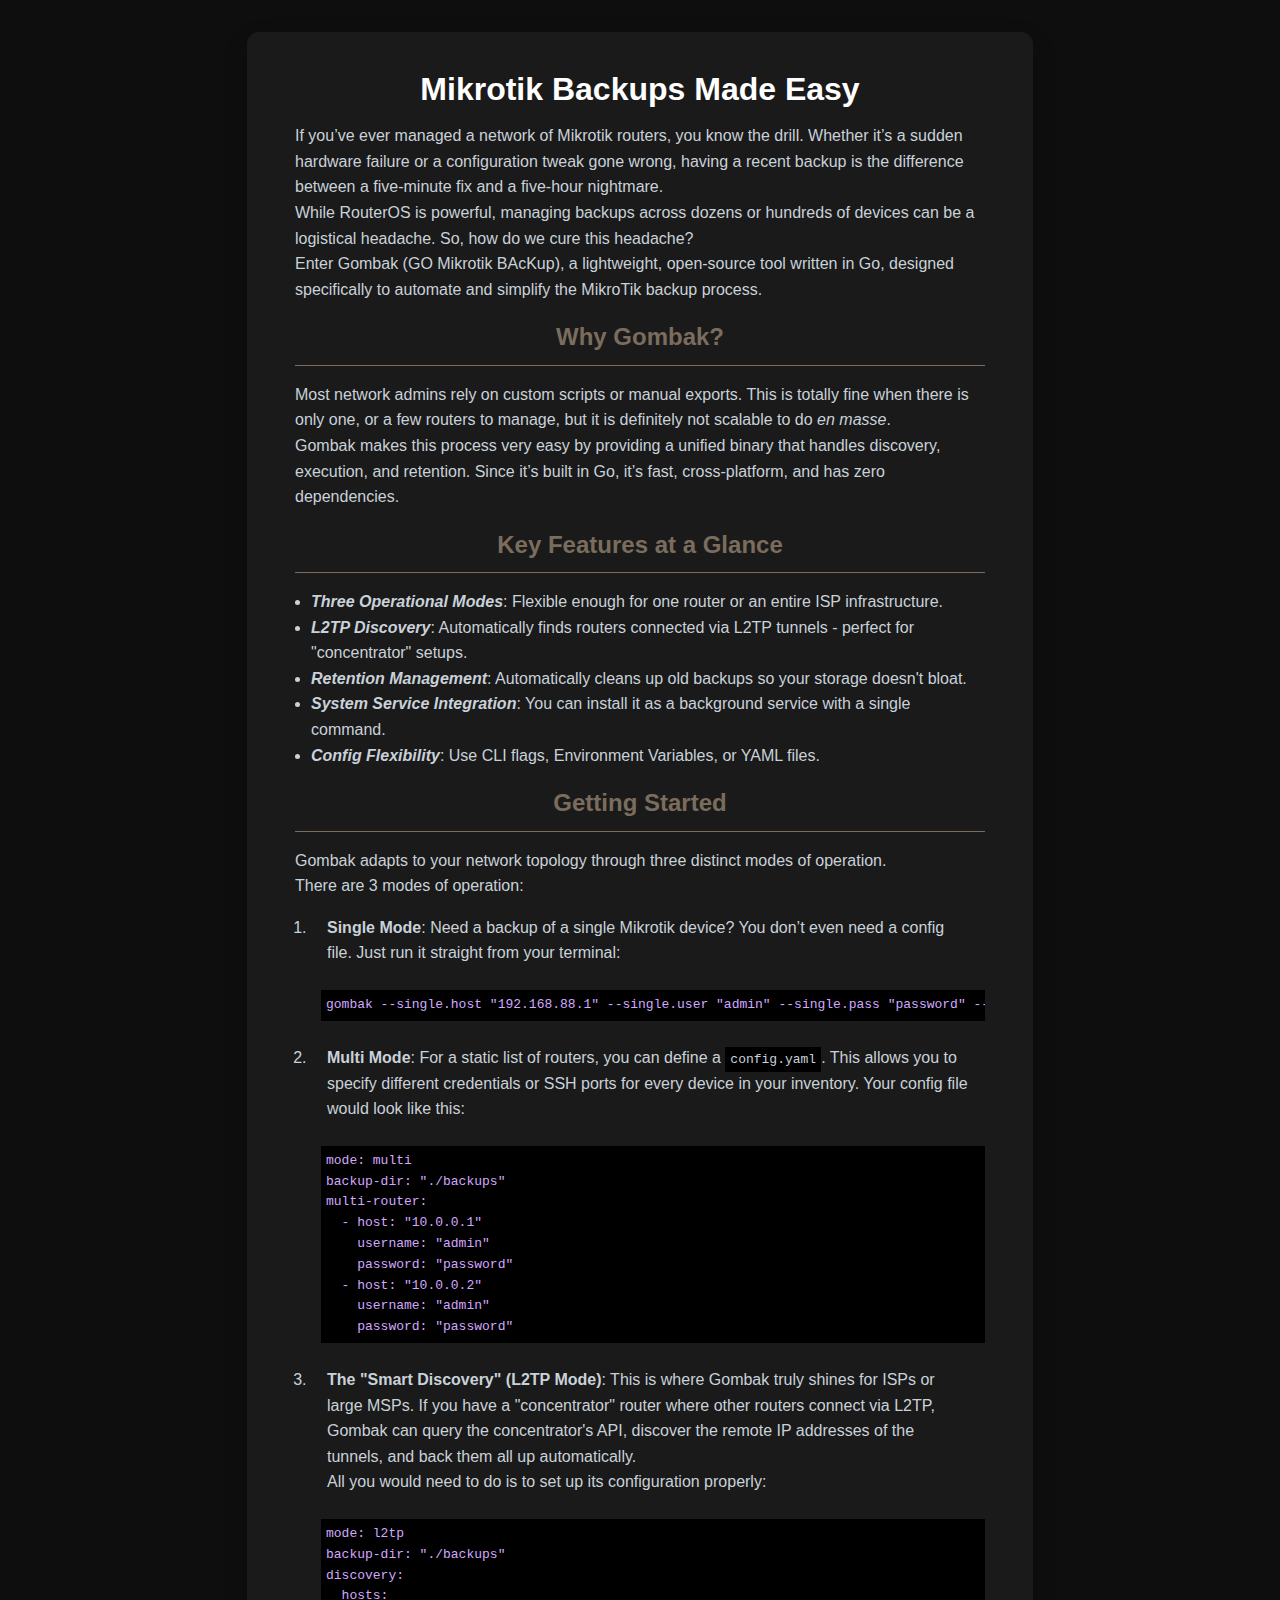
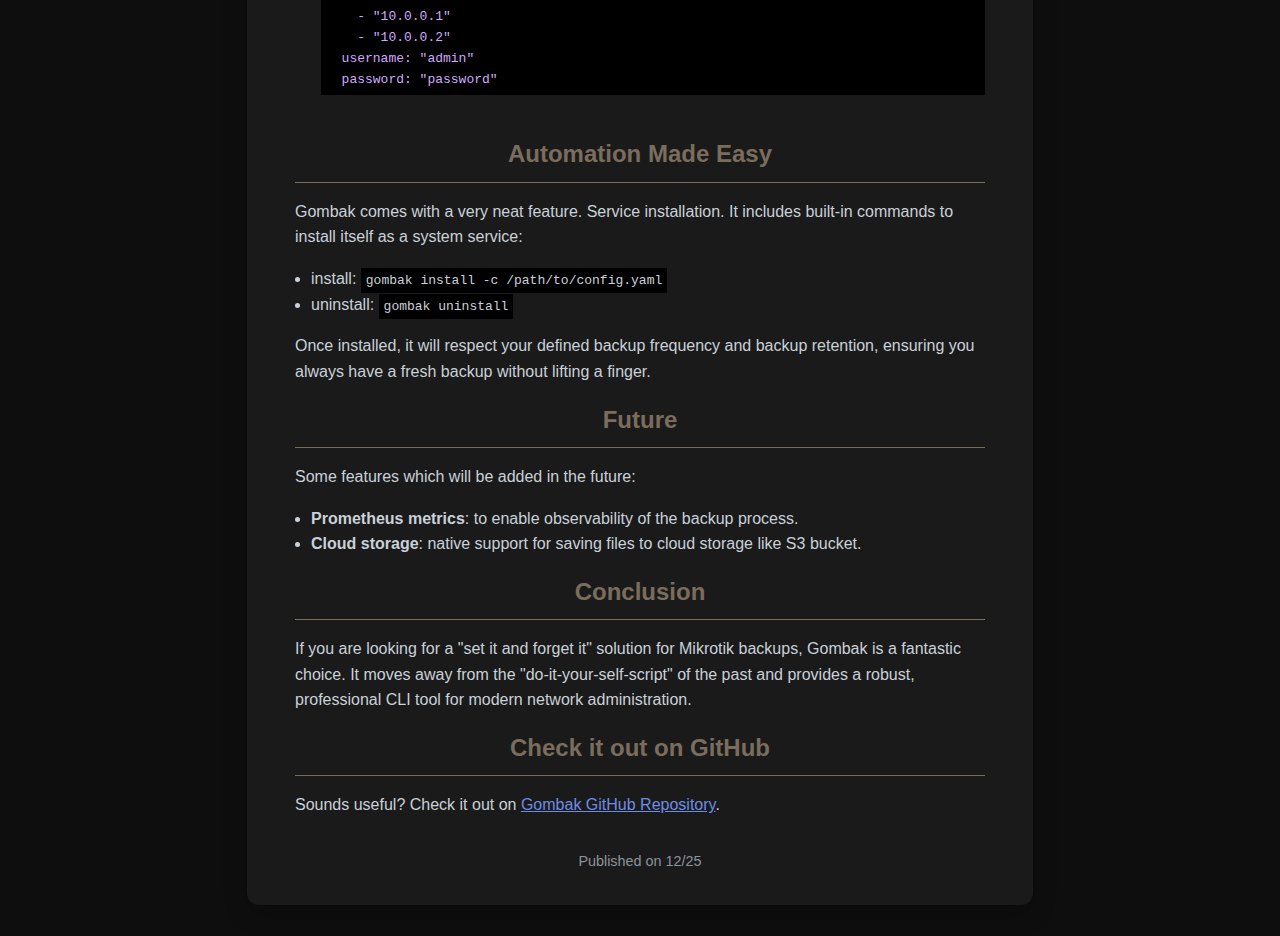
<file: blog/2025/12/30/easy-mikrotik-backup/index.html>
<!doctype html><html lang="en" data-theme="dark"><head><meta charset="UTF-8"><meta name="viewport" content="width=device-width, initial-scale=1.0"><title>Željko Benović</title><style>:root {
    --bg: #0e0e0e;
    --text: #ffffff;
    --card-bg: #1a1a1a;
    --hover: #222;

    --gold: #ffd700;
    --radius: 12px;
    --transition: all 0.3s ease;

    --theme-accent: #6a4889;
}

* {
    box-sizing: border-box;
    margin: 0;
    padding: 0;
}

body {
    font-family: 'Segoe UI', sans-serif;
    background-color: var(--bg);
    color: var(--text);
    display: flex;
    align-items: center;
    justify-content: center;
    min-height: 100vh;
    padding: 2rem;
    transition: var(--transition);
}

.container {
    max-width: 480px;
    width: 100%;
    background-color: var(--card-bg);
    border-radius: var(--radius);
    padding: 2rem;
    box-shadow: 0 10px 25px rgba(0, 0, 0, 0.2);
    text-align: center;
    transition: var(--transition);
}

.post-container {
    max-width: 786px;
    margin: 0 auto;
    padding: 2rem;
    color: #c9d1d9;
    font-family: 'Inter', -apple-system, sans-serif;
    line-height: 1.6;
    text-align: left;
}
.post-container h1 { font-size: 2rem; color: #fff; margin-bottom: 0.5rem; text-align: center }
.post-container h2 { color: #7a6d5d; margin: 1rem; border-bottom: 1px solid #7a6d5d; padding-bottom: 0.5rem; text-align: center }
.post-container p {
    margin-left: 1rem;
    margin-right: 1rem;
}
.post-container pre {
    padding-left: 10px;
    margin: 0;
    overflow-x: auto;
    color: #d2a8ff;
    font-family: 'Fira Code', monospace;
    text-align: left;
}
.post-container code {
    background: #000000;
    margin: 1.5rem 0;
    overflow: hidden;
    padding: 5px;
}
.post-container .language-bash {
    background: #000000;
    overflow: hidden;
    display: block;
    padding: 5px;
}
.post-container .language-yaml {
    background: #000000;
    overflow: hidden;
    display: block;
    padding: 5px;
}
.post-container ul {
    margin: 1rem;
    padding-left: 1rem;
}
.post-container ol {
    margin: 1rem;
    padding-left: 1rem;
}
.post-container a {
    color: #6f8ce3;
}
.post-container a:active {
    color: #a4b6ed;
}
.post-container .post-meta {
    color: #8b949e;
    font-size: 0.9rem;
    margin-top: 2rem;
    text-align: center;
}

.avatar {
    width: 100px;
    height: 100px;
    border-radius: 50%;
    object-fit: cover;
    margin-bottom: 1rem;
    border: 2px solid var(--gold);
}

h1 {
    font-size: 1.8rem;
    margin-bottom: 1rem;
}

.bio {
    font-size: 1rem;
    color: #888;
    margin-bottom: 1.5rem;
}

.links {
    display: flex;
    flex-direction: column;
    gap: 0.75rem;
    margin-bottom: 2rem;
}

.link {
    background-color: var(--hover);
    border-radius: var(--radius);
    padding: 0.75rem 1rem;
    text-decoration: none;
    color: var(--text);
    transition: var(--transition);
    font-weight: 500;
}

.link:hover {
    opacity: 0.8;
}

.social-icons {
    display: flex;
    justify-content: center;
    gap: 1rem;
}

.social-icons a {
    color: var(--text);
    transition: var(--transition);
    display: inline-flex;
    align-items: center;
    justify-content: center;
    width: 36px;
    height: 36px;
    border-radius: 50%;
}

.social-icons a:hover {
    top: 10px;
}

.social-icons svg {
    width: 36px;
    height: 36px;
    fill: var(--text);
}

.footer {
    margin-top: 2rem;
    font-size: 0.8rem;
    color: #666;
}

.credit {
    margin-top: 0.75rem;
    font-size: 0.75rem;
    color: #777;
}

.credit a {
    color: var(--text);
    text-decoration: underline;
    transition: var(--transition);
}

.theme-toggle {
    position: absolute;
    top: 1rem;
    right: 1rem;
    background: none;
    border: none;
    color: var(--text);
    font-size: 1.2rem;
    cursor: pointer;
    transition: var(--transition);
}

.theme-toggle:hover {
    opacity: 0.8;
}

.description {
    color: #888888;
    font-family: 'Helvetica Neue', Arial, sans-serif;
    font-size: 12px;
    line-height: 1.5;
    text-align: left;
    margin-top: 5px;
    margin-bottom: 10px;
}

/* Rounded border */
hr.rounded {
    border: none;
    height: 2px;
    background: #888;
    border-radius: 2px;
    margin: 30px auto;
    width: 50%;
}

/* Timeline Container */
.timeline {
    background: var(--card-bg);
    margin: 10px auto;
    padding: 10px;
}

/* Card container */
.card {
    position: relative;
    max-width: 400px;
}

/* setting padding based on even or odd */
.card:nth-child(odd) {
    padding: 30px 0 30px 30px;
}
.card:nth-child(even) {
    padding: 30px 30px 30px 0;
}
/* Global ::before */
.card::before {
    content: "";
    position: absolute;
    width: 50%;
    border: solid var(--theme-accent);
}

/* Setting the border of top, bottom, left */
.card:nth-child(odd)::before {
    left: 0px;
    top: -4.5px;
    bottom: -4.5px;
    border-width: 5px 0 5px 5px;
    border-radius: 50px 0 0 50px;
}

/* Setting the top and bottom to "-5px" because earlier it was out of a pixel in mobile devices */
@media only screen and (max-width: 400px) {
    .card:nth-child(odd)::before {
        top: -5px;
        bottom: -5px;
    }
}

/* Setting the border of top, bottom, right */
.card:nth-child(even)::before {
    right: 0;
    top: 0;
    bottom: 0;
    border-width: 5px 5px 5px 0;
    border-radius: 0 50px 50px 0;
}

/* Removing the border if it is the first card */
.card:first-child::before {
    border-top: 0;
    border-top-left-radius: 0;
}

/* Removing the border if it is the last card  and it's odd */
.card:last-child:nth-child(odd)::before {
    border-bottom: 0;
    border-bottom-left-radius: 0;
}

/* Removing the border if it is the last card  and it's even */
.card:last-child:nth-child(even)::before {
    border-bottom: 0;
    border-bottom-right-radius: 0;
}

/* Information about the timeline */
.info {
    display: flex;
    flex-direction: column;
    background: var(--card-bg);
    color: gray;
    border-radius: 10px;
    padding: 10px;
}

/* Title of the card */
.title {
    color: var(--theme-accent);
    position: relative;
    text-align: center;
}

/* Timeline dot  */
.title::before {
    content: "";
    position: absolute;
    width: 10px;
    height: 10px;
    background: white;
    border-radius: 20px;
    border: 3px solid var(--theme-accent);
}

/* text left if the card is odd  */
.card:nth-child(odd) > .info > .title {
    text-align: center;
}

/* text right if the card is even  */
.card:nth-child(even) > .info > .title {
    text-align: center;
}

/* setting dot to the left if the card is odd */
.card:nth-child(odd) > .info > .title::before {
    left: -45px;
}

/* setting dot to the right if the card is odd */
.card:nth-child(even) > .info > .title::before {
    right: -45px;
}
</style></head><div class="container post-container"><h1>Mikrotik Backups Made Easy</h1>
<p>If you’ve ever managed a network of Mikrotik routers, you know the drill.
Whether it’s a sudden hardware failure or a configuration tweak gone wrong, having a recent backup is the difference between a five-minute fix and a five-hour nightmare.</p>
<p>While RouterOS is powerful, managing backups across dozens or hundreds of devices can be a logistical headache.
So, how do we cure this headache?</p>
<p>Enter Gombak (GO Mikrotik BAcKup), a lightweight, open-source tool written in Go, designed specifically to automate and simplify the MikroTik backup process.</p>
<h2>Why Gombak?</h2>
<p>Most network admins rely on custom scripts or manual exports. This is totally fine when there is only one, or a few routers to manage,
but it is definitely not scalable to do <em>en masse</em>.<br>
Gombak makes this process very easy by providing a unified binary that handles discovery, execution, and retention.
Since it’s built in Go, it’s fast, cross-platform, and has zero dependencies.</p>
<h2>Key Features at a Glance</h2>
<ul>
<li><em><strong>Three Operational Modes</strong></em>: Flexible enough for one router or an entire ISP infrastructure.</li>
<li><em><strong>L2TP Discovery</strong></em>: Automatically finds routers connected via L2TP tunnels - perfect for &quot;concentrator&quot; setups.</li>
<li><em><strong>Retention Management</strong></em>: Automatically cleans up old backups so your storage doesn't bloat.</li>
<li><em><strong>System Service Integration</strong></em>: You can install it as a background service with a single command.</li>
<li><em><strong>Config Flexibility</strong></em>: Use CLI flags, Environment Variables, or YAML files.</li>
</ul>
<h2>Getting Started</h2>
<p>Gombak adapts to your network topology through three distinct modes of operation.<br>
There are 3 modes of operation:</p>
<ol>
<li>
<p><strong>Single Mode</strong>: Need a backup of a single Mikrotik device? You don’t even need a config file. Just run it straight from your terminal:</p>
<pre><code class="language-bash">gombak --single.host &quot;192.168.88.1&quot; --single.user &quot;admin&quot; --single.pass &quot;password&quot; --backup-dir &quot;./backups&quot;
</code></pre>
</li>
<li>
<p><strong>Multi Mode</strong>: For a static list of routers, you can define a <code>config.yaml</code>.
This allows you to specify different credentials or SSH ports for every device in your inventory.
Your config file would look like this:</p>
<pre><code class="language-yaml">mode: multi
backup-dir: &quot;./backups&quot;
multi-router:
  - host: &quot;10.0.0.1&quot;
    username: &quot;admin&quot;
    password: &quot;password&quot;
  - host: &quot;10.0.0.2&quot;
    username: &quot;admin&quot;
    password: &quot;password&quot;
</code></pre>
</li>
<li>
<p><strong>The &quot;Smart Discovery&quot; (L2TP Mode)</strong>: This is where Gombak truly shines for ISPs or large MSPs.
If you have a &quot;concentrator&quot; router where other routers connect via L2TP, Gombak can query the concentrator's API, discover the remote IP addresses of the tunnels, and back them all up automatically.<br>
All you would need to do is to set up its configuration properly:</p>
<pre><code class="language-yaml">mode: l2tp
backup-dir: &quot;./backups&quot;
discovery:
  hosts:
    - &quot;10.0.0.1&quot;
    - &quot;10.0.0.2&quot;
  username: &quot;admin&quot;
  password: &quot;password&quot;
</code></pre>
</li>
</ol>
<h2>Automation Made Easy</h2>
<p>Gombak comes with a very neat feature. Service installation.
It includes built-in commands to install itself as a system service:</p>
<ul>
<li>install: <code>gombak install -c /path/to/config.yaml</code></li>
<li>uninstall: <code>gombak uninstall</code></li>
</ul>
<p>Once installed, it will respect your defined backup frequency and backup retention, ensuring you always have a fresh backup without lifting a finger.</p>
<h2>Future</h2>
<p>Some features which will be added in the future:</p>
<ul>
<li><strong>Prometheus metrics</strong>: to enable observability of the backup process.</li>
<li><strong>Cloud storage</strong>: native support for saving files to cloud storage like S3 bucket.</li>
</ul>
<h2>Conclusion</h2>
<p>If you are looking for a &quot;set it and forget it&quot; solution for Mikrotik backups, Gombak is a fantastic choice.
It moves away from the &quot;do-it-your-self-script&quot; of the past and provides a robust, professional CLI tool for modern network administration.</p>
<h2>Check it out on GitHub</h2>
<p>Sounds useful? Check it out on <a href="https://github.com/ZeljkoBenovic/gombak">Gombak GitHub Repository</a>.</p>
<div class="post-meta">Published on 12/25</div></div></html>
</file>
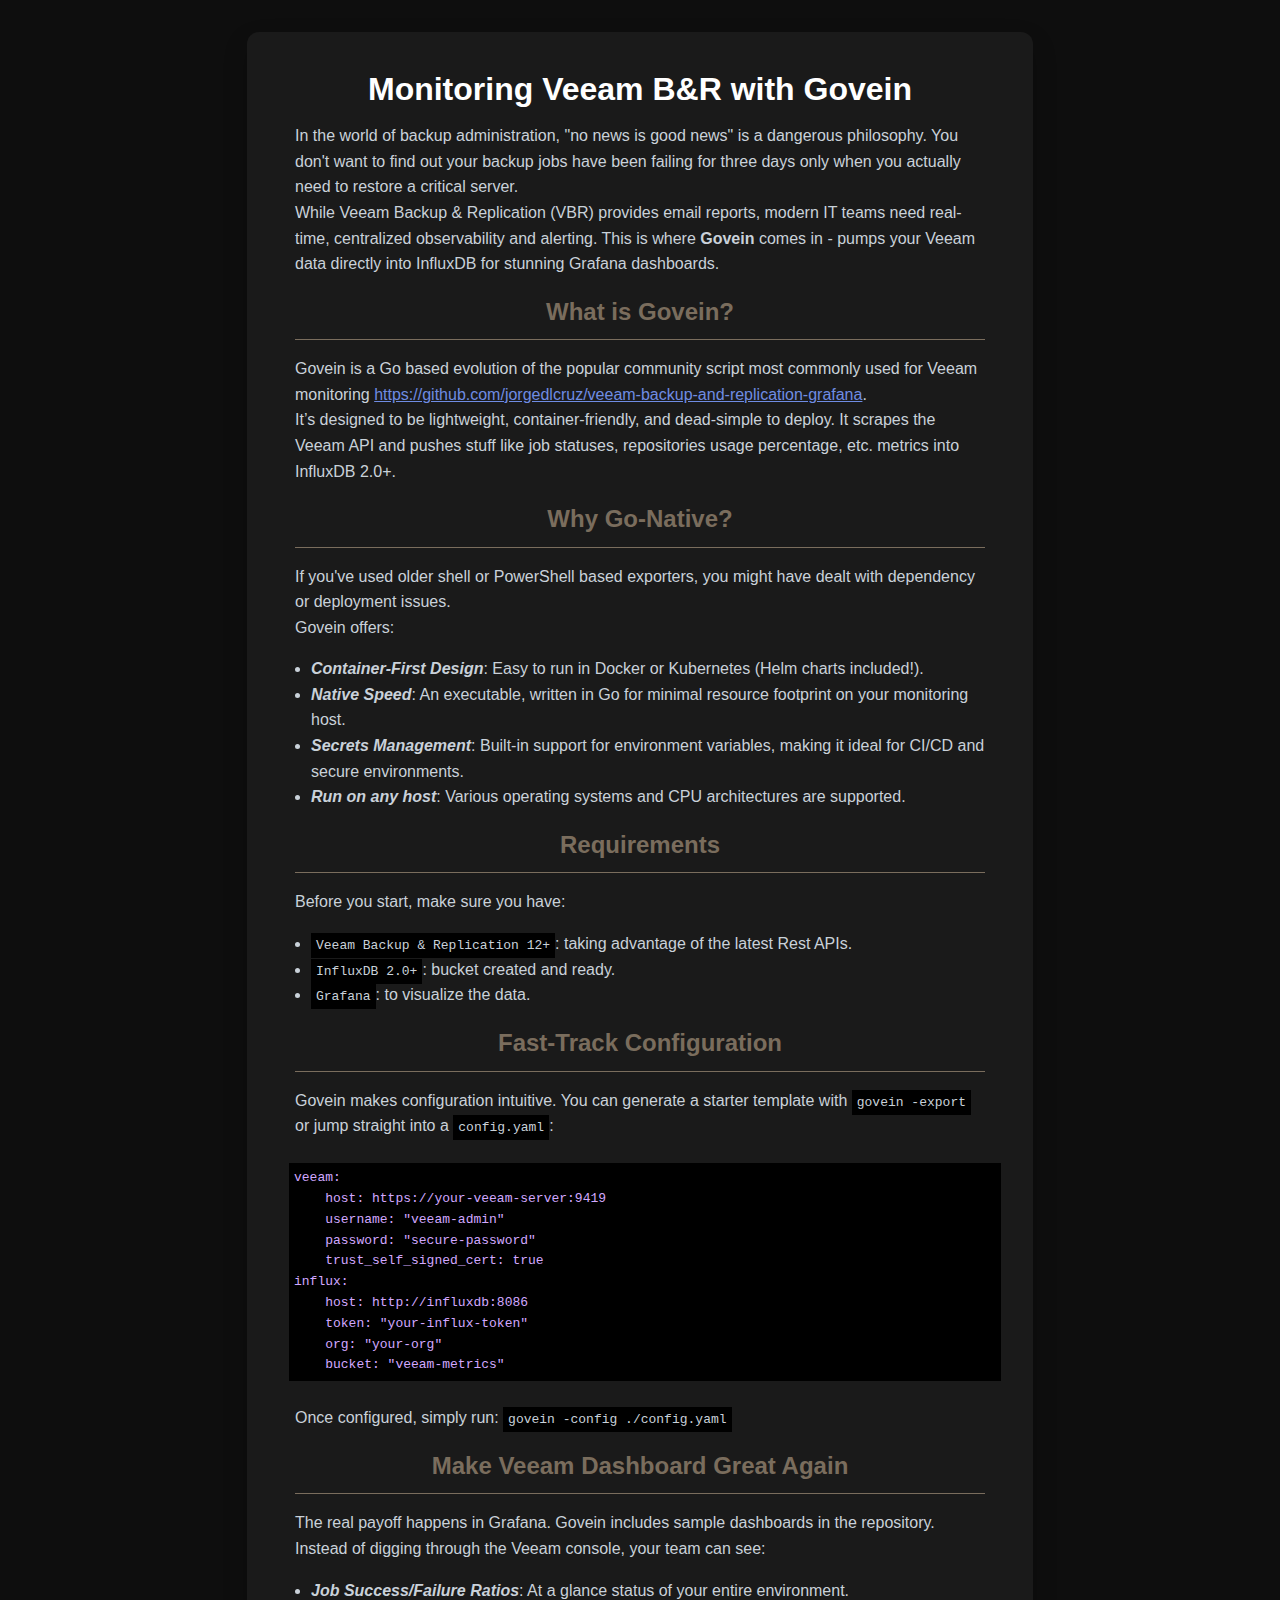
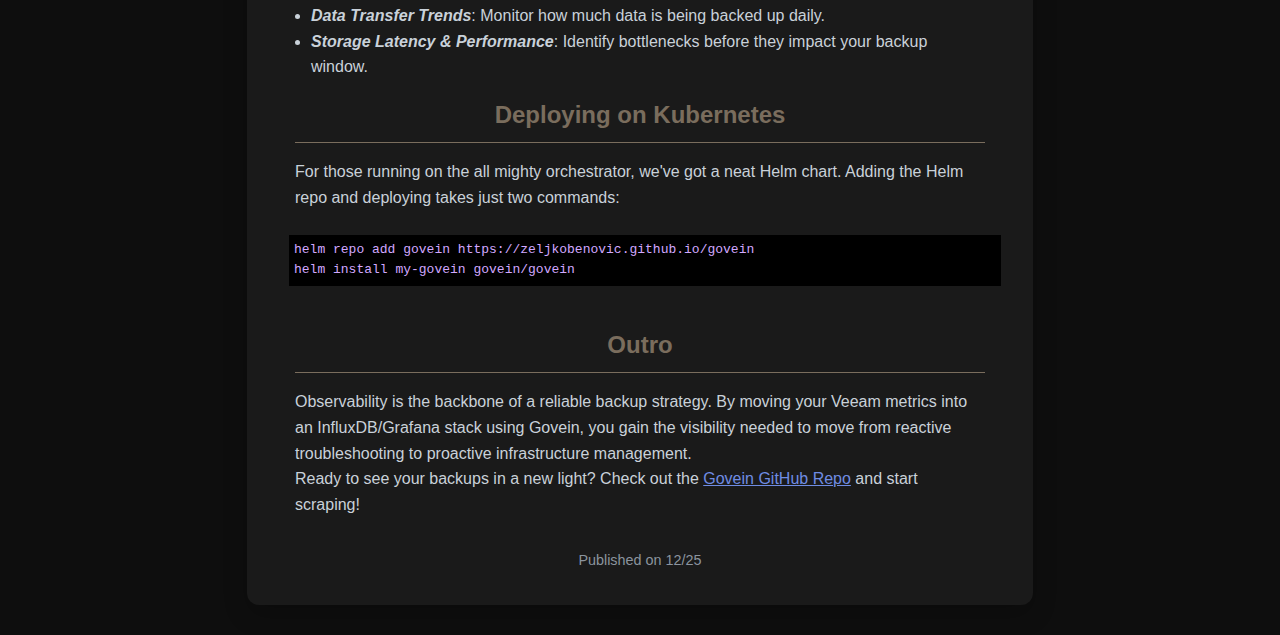
<file: blog/2025/12/30/veeam-backup-grafana-dashboard/index.html>
<!doctype html><html lang="en" data-theme="dark"><head><meta charset="UTF-8"><meta name="viewport" content="width=device-width, initial-scale=1.0"><title>Željko Benović</title><style>:root {
    --bg: #0e0e0e;
    --text: #ffffff;
    --card-bg: #1a1a1a;
    --hover: #222;

    --gold: #ffd700;
    --radius: 12px;
    --transition: all 0.3s ease;

    --theme-accent: #6a4889;
}

* {
    box-sizing: border-box;
    margin: 0;
    padding: 0;
}

body {
    font-family: 'Segoe UI', sans-serif;
    background-color: var(--bg);
    color: var(--text);
    display: flex;
    align-items: center;
    justify-content: center;
    min-height: 100vh;
    padding: 2rem;
    transition: var(--transition);
}

.container {
    max-width: 480px;
    width: 100%;
    background-color: var(--card-bg);
    border-radius: var(--radius);
    padding: 2rem;
    box-shadow: 0 10px 25px rgba(0, 0, 0, 0.2);
    text-align: center;
    transition: var(--transition);
}

.post-container {
    max-width: 786px;
    margin: 0 auto;
    padding: 2rem;
    color: #c9d1d9;
    font-family: 'Inter', -apple-system, sans-serif;
    line-height: 1.6;
    text-align: left;
}
.post-container h1 { font-size: 2rem; color: #fff; margin-bottom: 0.5rem; text-align: center }
.post-container h2 { color: #7a6d5d; margin: 1rem; border-bottom: 1px solid #7a6d5d; padding-bottom: 0.5rem; text-align: center }
.post-container p {
    margin-left: 1rem;
    margin-right: 1rem;
}
.post-container pre {
    padding-left: 10px;
    margin: 0;
    overflow-x: auto;
    color: #d2a8ff;
    font-family: 'Fira Code', monospace;
    text-align: left;
}
.post-container code {
    background: #000000;
    margin: 1.5rem 0;
    overflow: hidden;
    padding: 5px;
}
.post-container .language-bash {
    background: #000000;
    overflow: hidden;
    display: block;
    padding: 5px;
}
.post-container .language-yaml {
    background: #000000;
    overflow: hidden;
    display: block;
    padding: 5px;
}
.post-container ul {
    margin: 1rem;
    padding-left: 1rem;
}
.post-container ol {
    margin: 1rem;
    padding-left: 1rem;
}
.post-container a {
    color: #6f8ce3;
}
.post-container a:active {
    color: #a4b6ed;
}
.post-container .post-meta {
    color: #8b949e;
    font-size: 0.9rem;
    margin-top: 2rem;
    text-align: center;
}

.avatar {
    width: 100px;
    height: 100px;
    border-radius: 50%;
    object-fit: cover;
    margin-bottom: 1rem;
    border: 2px solid var(--gold);
}

h1 {
    font-size: 1.8rem;
    margin-bottom: 1rem;
}

.bio {
    font-size: 1rem;
    color: #888;
    margin-bottom: 1.5rem;
}

.links {
    display: flex;
    flex-direction: column;
    gap: 0.75rem;
    margin-bottom: 2rem;
}

.link {
    background-color: var(--hover);
    border-radius: var(--radius);
    padding: 0.75rem 1rem;
    text-decoration: none;
    color: var(--text);
    transition: var(--transition);
    font-weight: 500;
}

.link:hover {
    opacity: 0.8;
}

.social-icons {
    display: flex;
    justify-content: center;
    gap: 1rem;
}

.social-icons a {
    color: var(--text);
    transition: var(--transition);
    display: inline-flex;
    align-items: center;
    justify-content: center;
    width: 36px;
    height: 36px;
    border-radius: 50%;
}

.social-icons a:hover {
    top: 10px;
}

.social-icons svg {
    width: 36px;
    height: 36px;
    fill: var(--text);
}

.footer {
    margin-top: 2rem;
    font-size: 0.8rem;
    color: #666;
}

.credit {
    margin-top: 0.75rem;
    font-size: 0.75rem;
    color: #777;
}

.credit a {
    color: var(--text);
    text-decoration: underline;
    transition: var(--transition);
}

.theme-toggle {
    position: absolute;
    top: 1rem;
    right: 1rem;
    background: none;
    border: none;
    color: var(--text);
    font-size: 1.2rem;
    cursor: pointer;
    transition: var(--transition);
}

.theme-toggle:hover {
    opacity: 0.8;
}

.description {
    color: #888888;
    font-family: 'Helvetica Neue', Arial, sans-serif;
    font-size: 12px;
    line-height: 1.5;
    text-align: left;
    margin-top: 5px;
    margin-bottom: 10px;
}

/* Rounded border */
hr.rounded {
    border: none;
    height: 2px;
    background: #888;
    border-radius: 2px;
    margin: 30px auto;
    width: 50%;
}

/* Timeline Container */
.timeline {
    background: var(--card-bg);
    margin: 10px auto;
    padding: 10px;
}

/* Card container */
.card {
    position: relative;
    max-width: 400px;
}

/* setting padding based on even or odd */
.card:nth-child(odd) {
    padding: 30px 0 30px 30px;
}
.card:nth-child(even) {
    padding: 30px 30px 30px 0;
}
/* Global ::before */
.card::before {
    content: "";
    position: absolute;
    width: 50%;
    border: solid var(--theme-accent);
}

/* Setting the border of top, bottom, left */
.card:nth-child(odd)::before {
    left: 0px;
    top: -4.5px;
    bottom: -4.5px;
    border-width: 5px 0 5px 5px;
    border-radius: 50px 0 0 50px;
}

/* Setting the top and bottom to "-5px" because earlier it was out of a pixel in mobile devices */
@media only screen and (max-width: 400px) {
    .card:nth-child(odd)::before {
        top: -5px;
        bottom: -5px;
    }
}

/* Setting the border of top, bottom, right */
.card:nth-child(even)::before {
    right: 0;
    top: 0;
    bottom: 0;
    border-width: 5px 5px 5px 0;
    border-radius: 0 50px 50px 0;
}

/* Removing the border if it is the first card */
.card:first-child::before {
    border-top: 0;
    border-top-left-radius: 0;
}

/* Removing the border if it is the last card  and it's odd */
.card:last-child:nth-child(odd)::before {
    border-bottom: 0;
    border-bottom-left-radius: 0;
}

/* Removing the border if it is the last card  and it's even */
.card:last-child:nth-child(even)::before {
    border-bottom: 0;
    border-bottom-right-radius: 0;
}

/* Information about the timeline */
.info {
    display: flex;
    flex-direction: column;
    background: var(--card-bg);
    color: gray;
    border-radius: 10px;
    padding: 10px;
}

/* Title of the card */
.title {
    color: var(--theme-accent);
    position: relative;
    text-align: center;
}

/* Timeline dot  */
.title::before {
    content: "";
    position: absolute;
    width: 10px;
    height: 10px;
    background: white;
    border-radius: 20px;
    border: 3px solid var(--theme-accent);
}

/* text left if the card is odd  */
.card:nth-child(odd) > .info > .title {
    text-align: center;
}

/* text right if the card is even  */
.card:nth-child(even) > .info > .title {
    text-align: center;
}

/* setting dot to the left if the card is odd */
.card:nth-child(odd) > .info > .title::before {
    left: -45px;
}

/* setting dot to the right if the card is odd */
.card:nth-child(even) > .info > .title::before {
    right: -45px;
}
</style></head><div class="container post-container"><h1>Monitoring Veeam B&amp;R with Govein</h1>
<p>In the world of backup administration, &quot;no news is good news&quot; is a dangerous philosophy.
You don't want to find out your backup jobs have been failing for three days only when you actually need to restore a critical server.</p>
<p>While Veeam Backup &amp; Replication (VBR) provides email reports, modern IT teams need real-time, centralized observability and alerting.
This is where <strong>Govein</strong> comes in - pumps your Veeam data directly into InfluxDB for stunning Grafana dashboards.</p>
<h2>What is Govein?</h2>
<p>Govein is a Go based evolution of the popular community script most commonly used for Veeam monitoring
<a href="https://github.com/jorgedlcruz/veeam-backup-and-replication-grafana">https://github.com/jorgedlcruz/veeam-backup-and-replication-grafana</a>.<br>
It’s designed to be lightweight, container-friendly, and dead-simple to deploy.
It scrapes the Veeam API and pushes stuff like job statuses, repositories usage percentage, etc. metrics into InfluxDB 2.0+.</p>
<h2>Why Go-Native?</h2>
<p>If you've used older shell or PowerShell based exporters, you might have dealt with dependency or deployment issues. <br>
Govein offers:</p>
<ul>
<li><em><strong>Container-First Design</strong></em>: Easy to run in Docker or Kubernetes (Helm charts included!).</li>
<li><em><strong>Native Speed</strong></em>: An executable, written in Go for minimal resource footprint on your monitoring host.</li>
<li><em><strong>Secrets Management</strong></em>: Built-in support for environment variables, making it ideal for CI/CD and secure environments.</li>
<li><em><strong>Run on any host</strong></em>: Various operating systems and CPU architectures are supported.</li>
</ul>
<h2>Requirements</h2>
<p>Before you start, make sure you have:</p>
<ul>
<li><code>Veeam Backup &amp; Replication 12+</code>: taking advantage of the latest Rest APIs.</li>
<li><code>InfluxDB 2.0+</code>: bucket created and ready.</li>
<li><code>Grafana</code>: to visualize the data.</li>
</ul>
<h2>Fast-Track Configuration</h2>
<p>Govein makes configuration intuitive.
You can generate a starter template with <code>govein -export</code> or jump straight into a <code>config.yaml</code>:</p>
<pre><code class="language-yaml">veeam:
    host: https://your-veeam-server:9419
    username: &quot;veeam-admin&quot;
    password: &quot;secure-password&quot;
    trust_self_signed_cert: true
influx:
    host: http://influxdb:8086
    token: &quot;your-influx-token&quot;
    org: &quot;your-org&quot;
    bucket: &quot;veeam-metrics&quot;
</code></pre>
<p>Once configured, simply run: <code>govein -config ./config.yaml</code></p>
<h2>Make Veeam Dashboard Great Again</h2>
<p>The real payoff happens in Grafana.
Govein includes sample dashboards in the repository.</p>
<p>Instead of digging through the Veeam console, your team can see:</p>
<ul>
<li><em><strong>Job Success/Failure Ratios</strong></em>: At a glance status of your entire environment.</li>
<li><em><strong>Data Transfer Trends</strong></em>: Monitor how much data is being backed up daily.</li>
<li><em><strong>Storage Latency &amp; Performance</strong></em>: Identify bottlenecks before they impact your backup window.</li>
</ul>
<h2>Deploying on Kubernetes</h2>
<p>For those running on the all mighty orchestrator, we've got a neat Helm chart.
Adding the Helm repo and deploying takes just two commands:</p>
<pre><code class="language-bash">helm repo add govein https://zeljkobenovic.github.io/govein
helm install my-govein govein/govein  
</code></pre>
<h2>Outro</h2>
<p>Observability is the backbone of a reliable backup strategy.
By moving your Veeam metrics into an InfluxDB/Grafana stack using Govein, you gain the visibility needed to move from reactive troubleshooting to proactive infrastructure management.</p>
<p>Ready to see your backups in a new light? Check out the <a href="https://github.com/ZeljkoBenovic/govein">Govein GitHub Repo</a> and start scraping!</p>
<div class="post-meta">Published on 12/25</div></div></html>
</file>
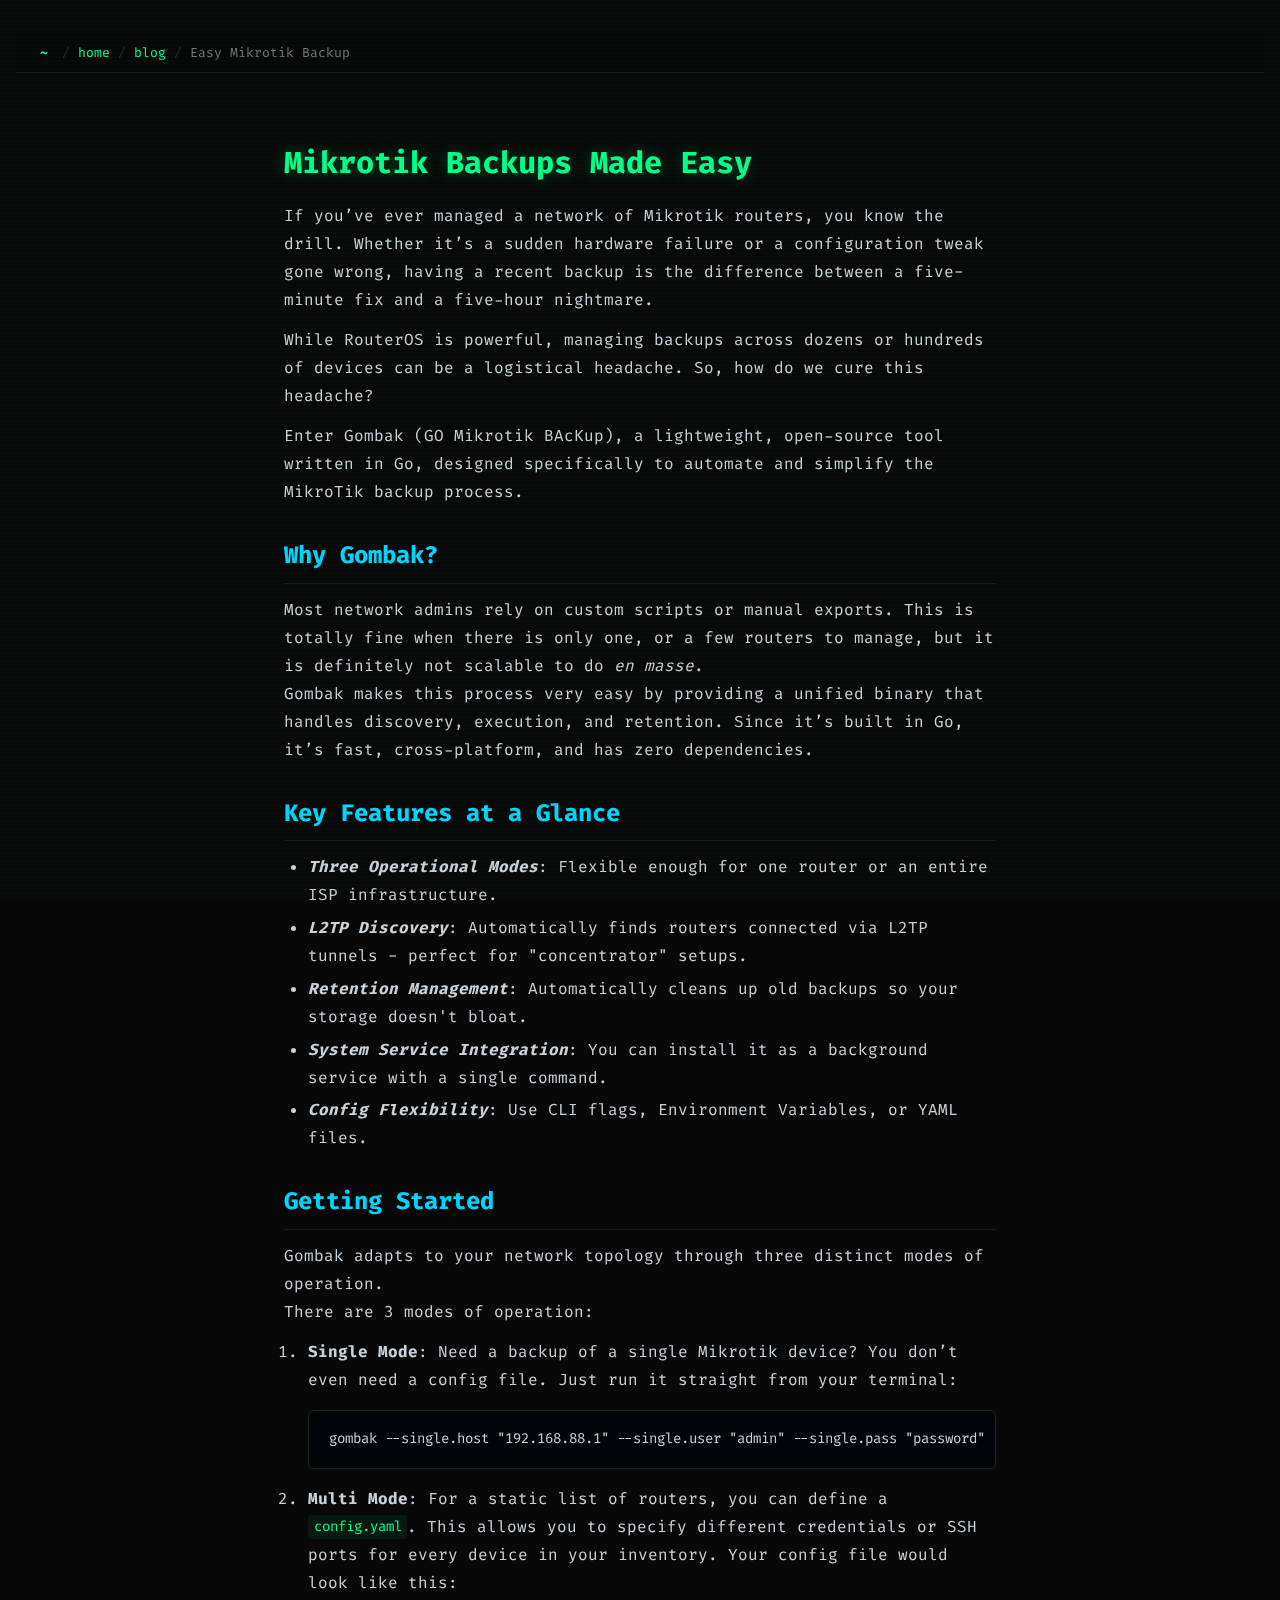
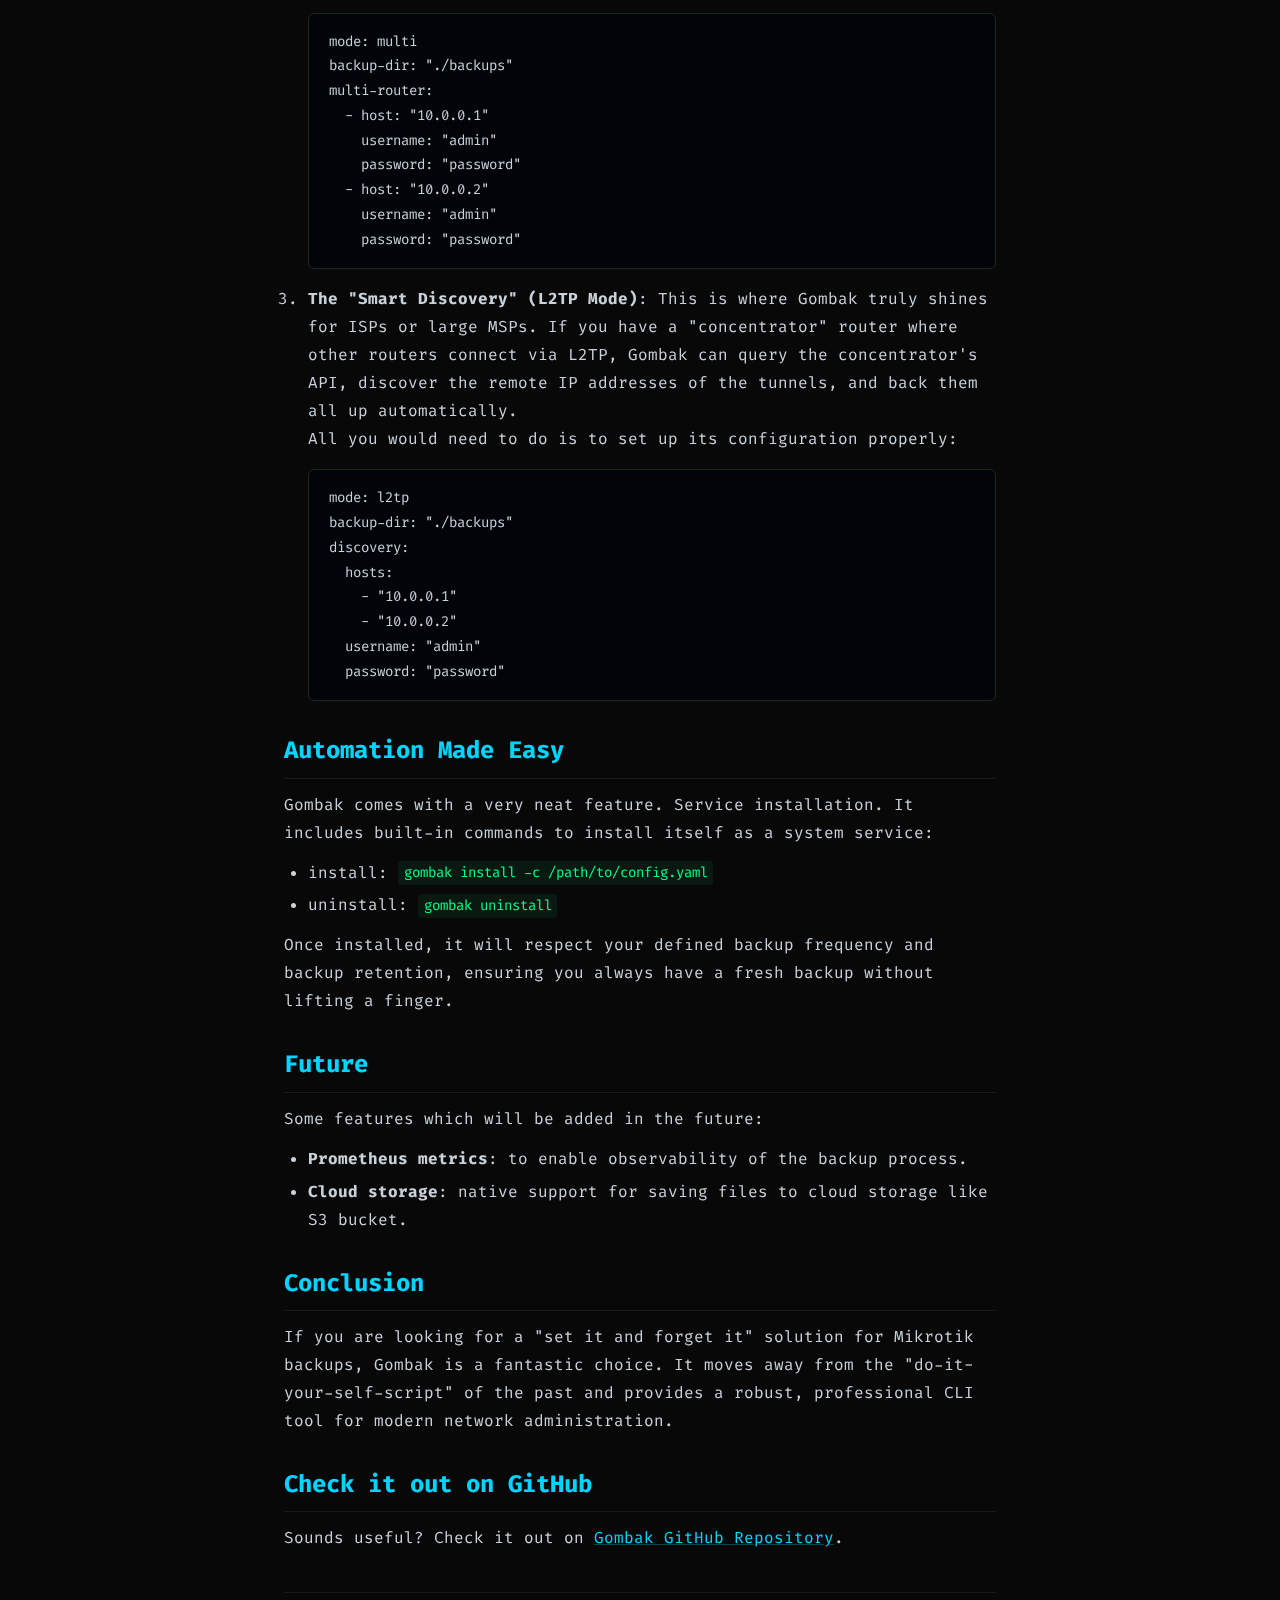
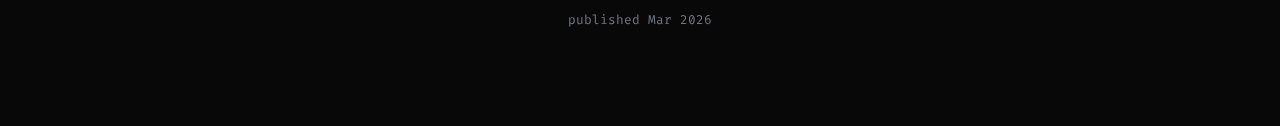
<file: blog/2026/03/18/easy-mikrotik-backup/index.html>
<!doctype html><html lang="en" data-theme="dark"><head><meta charset="UTF-8"><meta name="viewport" content="width=device-width, initial-scale=1.0"><title>Željko Benović | Staff Platform Engineer</title><style>/* ─── FONT IMPORT ─────────────────────────────────────────────────────────── */
@import url('https://fonts.googleapis.com/css2?family=Fira+Code:wght@400;500;700&display=swap');

/* ─── CSS VARIABLES ───────────────────────────────────────────────────────── */
:root {
    --bg:         #080808;
    --bg-card:    #0d1117;
    --bg-hover:   #111820;
    --text:       #c9d1d9;
    --text-dim:   #6e7681;
    --green:      #00ff88;
    --green-dim:  #00c868;
    --cyan:       #00d4ff;
    --border:     #1a2a1a;
    --border-dim: #161b22;
    --radius:     6px;
    --transition: all 0.25s ease;
    --font:       'Fira Code', 'JetBrains Mono', 'Consolas', 'Courier New', monospace;
}

/* ─── RESET ───────────────────────────────────────────────────────────────── */
*, *::before, *::after {
    box-sizing: border-box;
    margin: 0;
    padding: 0;
}

/* ─── SCANLINE EFFECT ─────────────────────────────────────────────────────── */
body::before {
    content: "";
    position: fixed;
    top: 0; left: 0; right: 0; bottom: 0;
    background: repeating-linear-gradient(
        0deg,
        transparent,
        transparent 2px,
        rgba(0, 255, 136, 0.015) 2px,
        rgba(0, 255, 136, 0.015) 4px
    );
    pointer-events: none;
    z-index: 9999;
}

/* ─── BASE ────────────────────────────────────────────────────────────────── */
body {
    font-family: var(--font);
    background-color: var(--bg);
    color: var(--text);
    min-height: 100vh;
    padding: 2rem 1rem 4rem;
    line-height: 1.6;
}

/* ─── CONTAINER ───────────────────────────────────────────────────────────── */
.container {
    max-width: 900px;
    width: 100%;
    margin: 0 auto;
}

/* ─── DIVIDER ─────────────────────────────────────────────────────────────── */
.divider {
    border: none;
    height: 1px;
    background: linear-gradient(to right, transparent, var(--green-dim), transparent);
    margin: 2.5rem 0;
    opacity: 0.4;
}

/* ─── SECTION ─────────────────────────────────────────────────────────────── */
.section {
    margin-bottom: 0.5rem;
}

.section-header {
    font-size: 1.1rem;
    font-weight: 700;
    color: var(--green);
    margin-bottom: 1.5rem;
    letter-spacing: 0.05em;
    text-shadow: 0 0 12px rgba(0, 255, 136, 0.4);
}

/* ─── PROMPT ──────────────────────────────────────────────────────────────── */
.prompt {
    color: var(--green);
    margin-right: 0.4rem;
    font-weight: 700;
}

/* ─── HERO ────────────────────────────────────────────────────────────────── */
.hero {
    display: flex;
    flex-direction: column;
    align-items: flex-start;
    gap: 1.5rem;
    padding: 2rem 0 1rem;
}

.hero-avatar {
    display: flex;
    align-items: center;
    gap: 1.5rem;
}

.avatar {
    width: 90px;
    height: 90px;
    border-radius: 50%;
    object-fit: cover;
    border: 2px solid var(--green);
    box-shadow: 0 0 20px rgba(0, 255, 136, 0.3);
    flex-shrink: 0;
}

.hero-text {
    display: flex;
    flex-direction: column;
    gap: 0.6rem;
    width: 100%;
}

/* ─── GLITCH ANIMATION ────────────────────────────────────────────────────── */
h1.glitch {
    font-size: 2.2rem;
    font-weight: 700;
    color: var(--green);
    text-shadow: 0 0 20px rgba(0, 255, 136, 0.5);
    position: relative;
    display: inline-block;
    letter-spacing: 0.02em;
}

h1.glitch:hover {
    animation: glitch 0.4s steps(2, end) infinite;
}

h1.glitch::before,
h1.glitch::after {
    content: attr(data-text);
    position: absolute;
    top: 0;
    left: 0;
    width: 100%;
    height: 100%;
    opacity: 0;
}

h1.glitch:hover::before {
    color: var(--cyan);
    animation: glitch-before 0.4s steps(2, end) infinite;
    clip-path: polygon(0 0, 100% 0, 100% 35%, 0 35%);
    transform: translateX(-3px);
    opacity: 0.8;
}

h1.glitch:hover::after {
    color: #ff0055;
    animation: glitch-after 0.4s steps(2, end) infinite;
    clip-path: polygon(0 65%, 100% 65%, 100% 100%, 0 100%);
    transform: translateX(3px);
    opacity: 0.8;
}

@keyframes glitch {
    0%   { transform: translate(0); }
    20%  { transform: translate(-2px, 1px); }
    40%  { transform: translate(2px, -1px); }
    60%  { transform: translate(-1px, 2px); }
    80%  { transform: translate(1px, -2px); }
    100% { transform: translate(0); }
}

@keyframes glitch-before {
    0%   { transform: translateX(-3px); }
    50%  { transform: translateX(3px); }
    100% { transform: translateX(-3px); }
}

@keyframes glitch-after {
    0%   { transform: translateX(3px); }
    50%  { transform: translateX(-3px); }
    100% { transform: translateX(3px); }
}

/* ─── HERO TEXT ───────────────────────────────────────────────────────────── */
.hero-title {
    font-size: 0.95rem;
    color: var(--cyan);
    font-weight: 500;
    letter-spacing: 0.03em;
}

.bio {
    font-size: 0.9rem;
    color: var(--text-dim);
    line-height: 1.7;
    max-width: 680px;
}

/* ─── ROLE CHIPS ──────────────────────────────────────────────────────────── */
.role-chips {
    display: flex;
    flex-wrap: wrap;
    gap: 0.5rem;
    margin-top: 0.25rem;
}

.chip {
    background: rgba(0, 255, 136, 0.08);
    border: 1px solid rgba(0, 255, 136, 0.3);
    color: var(--green);
    border-radius: 3px;
    padding: 0.2rem 0.6rem;
    font-size: 0.78rem;
    font-weight: 500;
    letter-spacing: 0.04em;
}

/* ─── HERO LINKS ──────────────────────────────────────────────────────────── */
.hero-links {
    display: flex;
    flex-wrap: wrap;
    gap: 0.75rem;
    margin-top: 0.5rem;
}

.hero-link {
    color: var(--text-dim);
    text-decoration: none;
    font-size: 0.85rem;
    transition: var(--transition);
    letter-spacing: 0.02em;
}

.hero-link:hover {
    color: var(--green);
    text-shadow: 0 0 8px rgba(0, 255, 136, 0.5);
}

/* ─── SKILLS ──────────────────────────────────────────────────────────────── */
.skills-grid {
    display: flex;
    flex-direction: column;
    gap: 1.25rem;
}

.skill-category {
    display: flex;
    flex-direction: column;
    gap: 0.5rem;
}

.skill-cat-label {
    font-size: 0.78rem;
    color: var(--cyan);
    font-weight: 600;
    letter-spacing: 0.1em;
    text-transform: uppercase;
}

.skill-tags {
    display: flex;
    flex-wrap: wrap;
    gap: 0.4rem;
}

.skill-tag {
    background: var(--bg-card);
    border: 1px solid var(--border);
    color: var(--text);
    border-radius: var(--radius);
    padding: 0.25rem 0.65rem;
    font-size: 0.8rem;
    transition: var(--transition);
}

.skill-tag:hover {
    border-color: var(--green-dim);
    color: var(--green);
}

/* ─── TIMELINE ────────────────────────────────────────────────────────────── */
.timeline {
    padding: 0.5rem 0;
}

.outer {
    display: flex;
    flex-direction: column;
    gap: 1.25rem;
    border-left: 2px solid var(--border);
    padding-left: 1.5rem;
    margin-left: 0.5rem;
}

.card {
    position: relative;
}

.card::before {
    content: "";
    position: absolute;
    left: -1.875rem;
    top: 0.75rem;
    width: 10px;
    height: 10px;
    background: var(--bg);
    border: 2px solid var(--green);
    border-radius: 50%;
    box-shadow: 0 0 8px rgba(0, 255, 136, 0.5);
}

.info {
    background: var(--bg-card);
    border: 1px solid var(--border-dim);
    border-radius: var(--radius);
    padding: 1rem 1.25rem;
    transition: var(--transition);
}

.info:hover {
    border-color: var(--border);
    background: var(--bg-hover);
}

.job-header {
    display: flex;
    justify-content: space-between;
    align-items: flex-start;
    gap: 1rem;
    margin-bottom: 0.75rem;
    flex-wrap: wrap;
}

.title {
    color: var(--green);
    font-size: 0.95rem;
    font-weight: 600;
    text-shadow: 0 0 10px rgba(0, 255, 136, 0.3);
}

.job-date {
    color: var(--cyan);
    font-size: 0.78rem;
    white-space: nowrap;
    opacity: 0.85;
    flex-shrink: 0;
}

.job-bullet {
    color: var(--text-dim);
    font-size: 0.83rem;
    line-height: 1.6;
    padding: 0.15rem 0;
    display: flex;
    gap: 0.5rem;
}

.bullet {
    color: var(--green-dim);
    flex-shrink: 0;
    opacity: 0.7;
}

/* ─── PROJECT GRID ────────────────────────────────────────────────────────── */
.project-grid {
    display: grid;
    grid-template-columns: repeat(2, 1fr);
    gap: 1rem;
}

.project-card {
    display: flex;
    flex-direction: column;
    gap: 0.6rem;
    background: var(--bg-card);
    border: 1px solid var(--border-dim);
    border-left: 3px solid var(--green-dim);
    border-radius: var(--radius);
    padding: 1rem 1.1rem;
    text-decoration: none;
    color: var(--text);
    transition: var(--transition);
}

.project-card:hover {
    border-left-color: var(--green);
    background: var(--bg-hover);
    box-shadow: 0 0 20px rgba(0, 255, 136, 0.08), -2px 0 12px rgba(0, 255, 136, 0.15);
    transform: translateX(2px);
}

.project-top {
    display: flex;
    justify-content: space-between;
    align-items: center;
}

.project-name {
    color: var(--green);
    font-weight: 600;
    font-size: 0.95rem;
    text-shadow: 0 0 8px rgba(0, 255, 136, 0.3);
}

.project-stars {
    color: #ffd700;
    font-size: 0.8rem;
    opacity: 0.9;
}

.project-desc {
    color: var(--text-dim);
    font-size: 0.82rem;
    line-height: 1.55;
    flex: 1;
}

.project-tags {
    display: flex;
    flex-wrap: wrap;
    gap: 0.35rem;
}

.tag {
    background: rgba(0, 212, 255, 0.07);
    border: 1px solid rgba(0, 212, 255, 0.2);
    color: var(--cyan);
    border-radius: 3px;
    padding: 0.15rem 0.45rem;
    font-size: 0.72rem;
    letter-spacing: 0.02em;
}

/* ─── BLOG POST LIST ──────────────────────────────────────────────────────── */
.post-list {
    display: flex;
    flex-direction: column;
    gap: 0.6rem;
}

.post-card {
    display: flex;
    justify-content: space-between;
    align-items: center;
    background: var(--bg-card);
    border: 1px solid var(--border-dim);
    border-radius: var(--radius);
    padding: 0.85rem 1.1rem;
    text-decoration: none;
    transition: var(--transition);
}

.post-card:hover {
    border-color: var(--green-dim);
    background: var(--bg-hover);
}

.post-title {
    color: var(--text);
    font-size: 0.9rem;
}

.post-arrow {
    color: var(--green);
    opacity: 0.6;
    transition: var(--transition);
}

.post-card:hover .post-arrow {
    opacity: 1;
    transform: translateX(3px);
}

.empty {
    color: var(--text-dim);
    font-size: 0.85rem;
    font-style: italic;
}

/* ─── FOOTER ──────────────────────────────────────────────────────────────── */
.footer {
    margin-top: 3rem;
    padding-top: 1.5rem;
    border-top: 1px solid var(--border-dim);
    font-size: 0.78rem;
    color: var(--text-dim);
    text-align: center;
}

/* ─── NAV BAR ─────────────────────────────────────────────────────────────── */
.topnav {
    position: sticky;
    top: 0;
    z-index: 100;
    background: rgba(8, 8, 8, 0.92);
    backdrop-filter: blur(8px);
    border-bottom: 1px solid var(--border-dim);
    padding: 0.6rem 1.5rem;
    display: flex;
    align-items: center;
    gap: 0.4rem;
    font-size: 0.82rem;
    font-family: var(--font);
    color: var(--text-dim);
    margin-bottom: 2rem;
}

.topnav a {
    color: var(--green);
    text-decoration: none;
    transition: var(--transition);
}

.topnav a:hover {
    text-shadow: 0 0 8px rgba(0, 255, 136, 0.5);
}

.topnav .sep {
    color: var(--text-dim);
    opacity: 0.4;
    margin: 0 0.1rem;
}

.topnav .crumb {
    color: var(--text-dim);
}

/* ─── POST PAGE ───────────────────────────────────────────────────────────── */
.post-container {
    max-width: 760px;
    margin: 0 auto;
    padding: 2rem 1.5rem;
    color: var(--text);
    font-family: var(--font);
    line-height: 1.75;
}

.post-container h1 {
    font-size: 1.9rem;
    color: var(--green);
    margin-bottom: 0.5rem;
    text-shadow: 0 0 16px rgba(0, 255, 136, 0.3);
}

.post-container h2 {
    color: var(--cyan);
    margin: 1.75rem 0 0.75rem;
    border-bottom: 1px solid var(--border-dim);
    padding-bottom: 0.4rem;
}

.post-container h3 {
    color: var(--text);
    margin: 1.25rem 0 0.5rem;
}

.post-container p {
    margin: 0.75rem 0;
    color: var(--text);
}

.post-container pre {
    background: #010409;
    border: 1px solid var(--border);
    border-radius: var(--radius);
    padding: 1rem 1.25rem;
    overflow-x: auto;
    margin: 1rem 0;
}

.post-container code {
    font-family: var(--font);
    color: #00ff88;
    background: rgba(0, 255, 136, 0.07);
    padding: 0.15rem 0.35rem;
    border-radius: 3px;
    font-size: 0.88em;
}

.post-container pre code {
    background: transparent;
    padding: 0;
    color: #c9d1d9;
}

.post-container ul,
.post-container ol {
    margin: 0.75rem 0 0.75rem 1.5rem;
}

.post-container li {
    margin: 0.3rem 0;
}

.post-container a {
    color: var(--cyan);
    text-decoration: underline;
    text-decoration-color: rgba(0, 212, 255, 0.3);
    transition: var(--transition);
}

.post-container a:hover {
    color: var(--green);
}

.post-meta {
    margin-top: 2.5rem;
    font-size: 0.8rem;
    color: var(--text-dim);
    text-align: center;
    border-top: 1px solid var(--border-dim);
    padding-top: 1rem;
}

/* ─── BLOG INDEX ──────────────────────────────────────────────────────────── */
.blog-header {
    font-size: 1.5rem;
    color: var(--green);
    margin-bottom: 1.5rem;
    text-shadow: 0 0 12px rgba(0, 255, 136, 0.3);
}

.blog-list {
    display: flex;
    flex-direction: column;
    gap: 0.6rem;
}

.blog-link {
    display: flex;
    justify-content: space-between;
    align-items: center;
    background: var(--bg-card);
    border: 1px solid var(--border-dim);
    border-radius: var(--radius);
    padding: 0.85rem 1.1rem;
    text-decoration: none;
    color: var(--text);
    font-size: 0.9rem;
    transition: var(--transition);
}

.blog-link:hover {
    border-color: var(--green-dim);
    background: var(--bg-hover);
    color: var(--green);
}

/* ─── RESPONSIVE ──────────────────────────────────────────────────────────── */
@media (max-width: 640px) {
    body {
        padding: 1rem 0.75rem 3rem;
    }

    h1.glitch {
        font-size: 1.5rem;
    }

    .project-grid {
        grid-template-columns: 1fr;
    }

    .job-header {
        flex-direction: column;
        gap: 0.25rem;
    }

    .hero-links {
        gap: 0.5rem;
    }
}

@media (max-width: 480px) {
    .skills-grid {
        gap: 1rem;
    }

    .project-card:hover {
        transform: none;
    }
}
</style></head><body><nav class="topnav"><span class="prompt">~</span> <span class="sep">/</span> <a href="/">home</a> <span class="sep">/</span> <a href="/blog">blog</a> <span class="sep">/</span> <span class="crumb">Easy Mikrotik Backup</span></nav><div class="container post-container"><h1>Mikrotik Backups Made Easy</h1>
<p>If you’ve ever managed a network of Mikrotik routers, you know the drill.
Whether it’s a sudden hardware failure or a configuration tweak gone wrong, having a recent backup is the difference between a five-minute fix and a five-hour nightmare.</p>
<p>While RouterOS is powerful, managing backups across dozens or hundreds of devices can be a logistical headache.
So, how do we cure this headache?</p>
<p>Enter Gombak (GO Mikrotik BAcKup), a lightweight, open-source tool written in Go, designed specifically to automate and simplify the MikroTik backup process.</p>
<h2>Why Gombak?</h2>
<p>Most network admins rely on custom scripts or manual exports. This is totally fine when there is only one, or a few routers to manage,
but it is definitely not scalable to do <em>en masse</em>.<br>
Gombak makes this process very easy by providing a unified binary that handles discovery, execution, and retention.
Since it’s built in Go, it’s fast, cross-platform, and has zero dependencies.</p>
<h2>Key Features at a Glance</h2>
<ul>
<li><em><strong>Three Operational Modes</strong></em>: Flexible enough for one router or an entire ISP infrastructure.</li>
<li><em><strong>L2TP Discovery</strong></em>: Automatically finds routers connected via L2TP tunnels - perfect for &quot;concentrator&quot; setups.</li>
<li><em><strong>Retention Management</strong></em>: Automatically cleans up old backups so your storage doesn't bloat.</li>
<li><em><strong>System Service Integration</strong></em>: You can install it as a background service with a single command.</li>
<li><em><strong>Config Flexibility</strong></em>: Use CLI flags, Environment Variables, or YAML files.</li>
</ul>
<h2>Getting Started</h2>
<p>Gombak adapts to your network topology through three distinct modes of operation.<br>
There are 3 modes of operation:</p>
<ol>
<li>
<p><strong>Single Mode</strong>: Need a backup of a single Mikrotik device? You don’t even need a config file. Just run it straight from your terminal:</p>
<pre><code class="language-bash">gombak --single.host &quot;192.168.88.1&quot; --single.user &quot;admin&quot; --single.pass &quot;password&quot; --backup-dir &quot;./backups&quot;
</code></pre>
</li>
<li>
<p><strong>Multi Mode</strong>: For a static list of routers, you can define a <code>config.yaml</code>.
This allows you to specify different credentials or SSH ports for every device in your inventory.
Your config file would look like this:</p>
<pre><code class="language-yaml">mode: multi
backup-dir: &quot;./backups&quot;
multi-router:
  - host: &quot;10.0.0.1&quot;
    username: &quot;admin&quot;
    password: &quot;password&quot;
  - host: &quot;10.0.0.2&quot;
    username: &quot;admin&quot;
    password: &quot;password&quot;
</code></pre>
</li>
<li>
<p><strong>The &quot;Smart Discovery&quot; (L2TP Mode)</strong>: This is where Gombak truly shines for ISPs or large MSPs.
If you have a &quot;concentrator&quot; router where other routers connect via L2TP, Gombak can query the concentrator's API, discover the remote IP addresses of the tunnels, and back them all up automatically.<br>
All you would need to do is to set up its configuration properly:</p>
<pre><code class="language-yaml">mode: l2tp
backup-dir: &quot;./backups&quot;
discovery:
  hosts:
    - &quot;10.0.0.1&quot;
    - &quot;10.0.0.2&quot;
  username: &quot;admin&quot;
  password: &quot;password&quot;
</code></pre>
</li>
</ol>
<h2>Automation Made Easy</h2>
<p>Gombak comes with a very neat feature. Service installation.
It includes built-in commands to install itself as a system service:</p>
<ul>
<li>install: <code>gombak install -c /path/to/config.yaml</code></li>
<li>uninstall: <code>gombak uninstall</code></li>
</ul>
<p>Once installed, it will respect your defined backup frequency and backup retention, ensuring you always have a fresh backup without lifting a finger.</p>
<h2>Future</h2>
<p>Some features which will be added in the future:</p>
<ul>
<li><strong>Prometheus metrics</strong>: to enable observability of the backup process.</li>
<li><strong>Cloud storage</strong>: native support for saving files to cloud storage like S3 bucket.</li>
</ul>
<h2>Conclusion</h2>
<p>If you are looking for a &quot;set it and forget it&quot; solution for Mikrotik backups, Gombak is a fantastic choice.
It moves away from the &quot;do-it-your-self-script&quot; of the past and provides a robust, professional CLI tool for modern network administration.</p>
<h2>Check it out on GitHub</h2>
<p>Sounds useful? Check it out on <a href="https://github.com/ZeljkoBenovic/gombak">Gombak GitHub Repository</a>.</p>
<div class="post-meta">published Mar 2026</div></div></body></html>
</file>
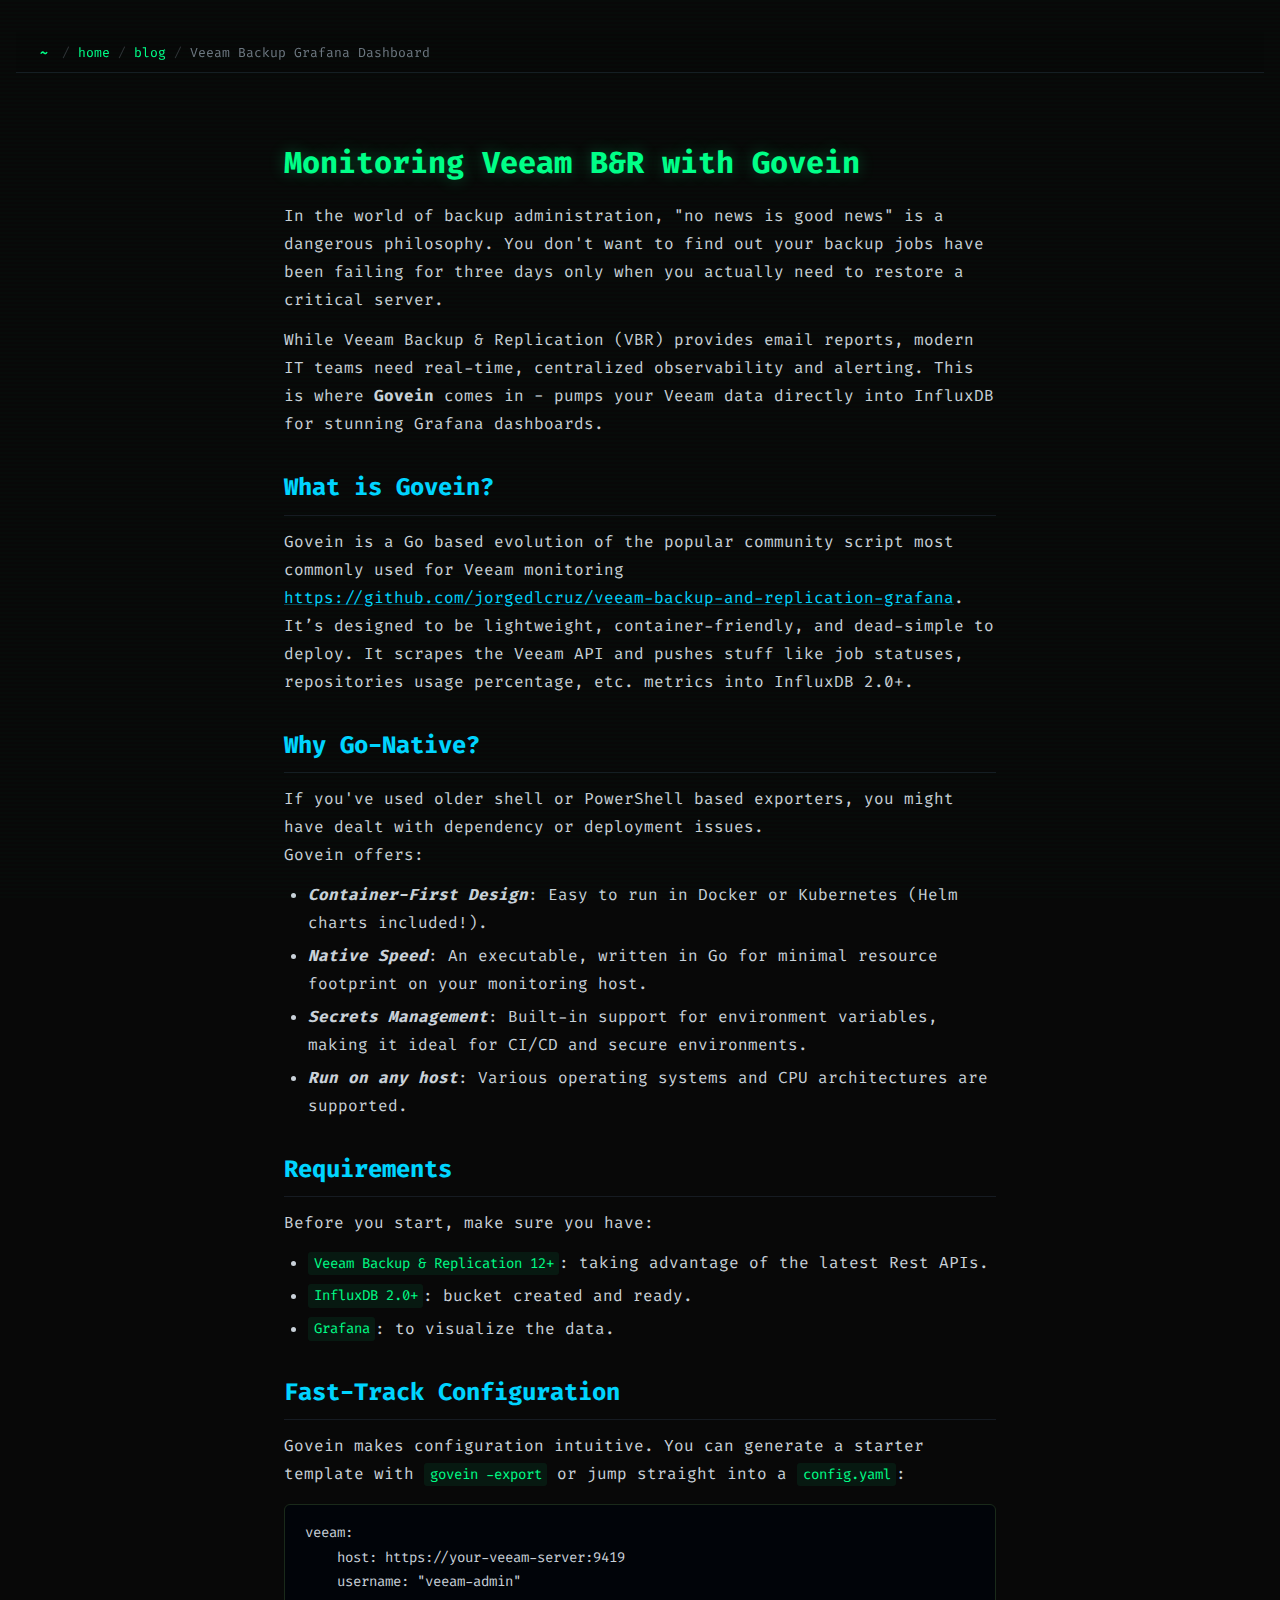
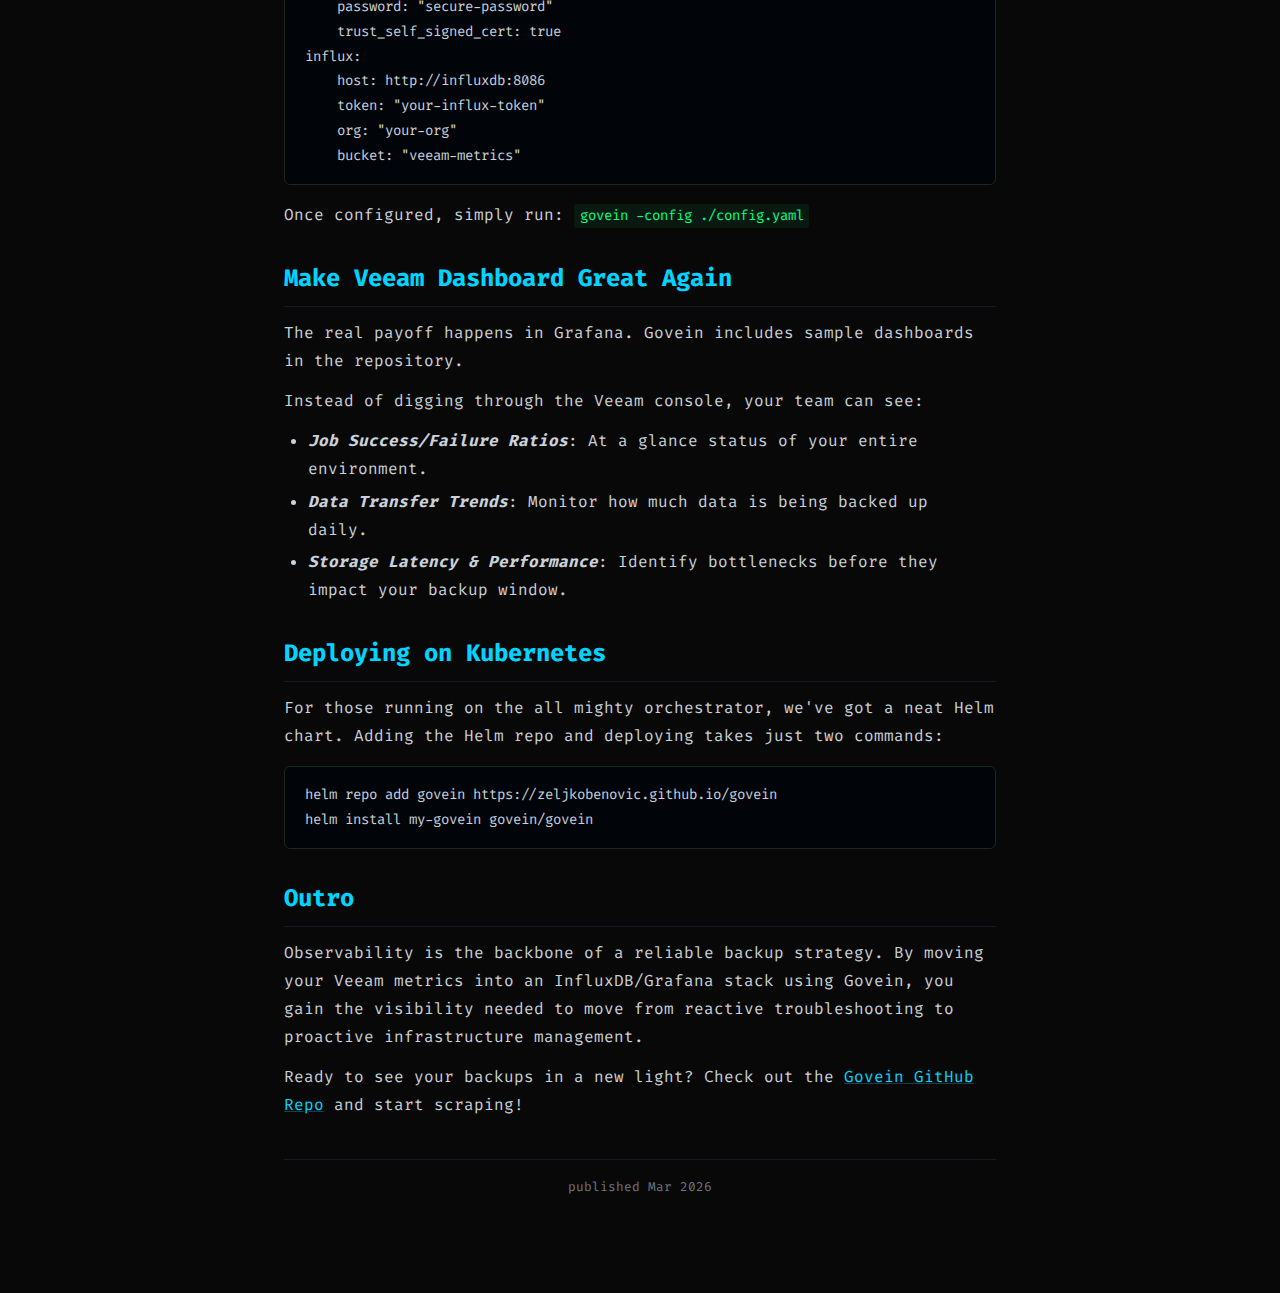
<file: blog/2026/03/18/veeam-backup-grafana-dashboard/index.html>
<!doctype html><html lang="en" data-theme="dark"><head><meta charset="UTF-8"><meta name="viewport" content="width=device-width, initial-scale=1.0"><title>Željko Benović | Staff Platform Engineer</title><style>/* ─── FONT IMPORT ─────────────────────────────────────────────────────────── */
@import url('https://fonts.googleapis.com/css2?family=Fira+Code:wght@400;500;700&display=swap');

/* ─── CSS VARIABLES ───────────────────────────────────────────────────────── */
:root {
    --bg:         #080808;
    --bg-card:    #0d1117;
    --bg-hover:   #111820;
    --text:       #c9d1d9;
    --text-dim:   #6e7681;
    --green:      #00ff88;
    --green-dim:  #00c868;
    --cyan:       #00d4ff;
    --border:     #1a2a1a;
    --border-dim: #161b22;
    --radius:     6px;
    --transition: all 0.25s ease;
    --font:       'Fira Code', 'JetBrains Mono', 'Consolas', 'Courier New', monospace;
}

/* ─── RESET ───────────────────────────────────────────────────────────────── */
*, *::before, *::after {
    box-sizing: border-box;
    margin: 0;
    padding: 0;
}

/* ─── SCANLINE EFFECT ─────────────────────────────────────────────────────── */
body::before {
    content: "";
    position: fixed;
    top: 0; left: 0; right: 0; bottom: 0;
    background: repeating-linear-gradient(
        0deg,
        transparent,
        transparent 2px,
        rgba(0, 255, 136, 0.015) 2px,
        rgba(0, 255, 136, 0.015) 4px
    );
    pointer-events: none;
    z-index: 9999;
}

/* ─── BASE ────────────────────────────────────────────────────────────────── */
body {
    font-family: var(--font);
    background-color: var(--bg);
    color: var(--text);
    min-height: 100vh;
    padding: 2rem 1rem 4rem;
    line-height: 1.6;
}

/* ─── CONTAINER ───────────────────────────────────────────────────────────── */
.container {
    max-width: 900px;
    width: 100%;
    margin: 0 auto;
}

/* ─── DIVIDER ─────────────────────────────────────────────────────────────── */
.divider {
    border: none;
    height: 1px;
    background: linear-gradient(to right, transparent, var(--green-dim), transparent);
    margin: 2.5rem 0;
    opacity: 0.4;
}

/* ─── SECTION ─────────────────────────────────────────────────────────────── */
.section {
    margin-bottom: 0.5rem;
}

.section-header {
    font-size: 1.1rem;
    font-weight: 700;
    color: var(--green);
    margin-bottom: 1.5rem;
    letter-spacing: 0.05em;
    text-shadow: 0 0 12px rgba(0, 255, 136, 0.4);
}

/* ─── PROMPT ──────────────────────────────────────────────────────────────── */
.prompt {
    color: var(--green);
    margin-right: 0.4rem;
    font-weight: 700;
}

/* ─── HERO ────────────────────────────────────────────────────────────────── */
.hero {
    display: flex;
    flex-direction: column;
    align-items: flex-start;
    gap: 1.5rem;
    padding: 2rem 0 1rem;
}

.hero-avatar {
    display: flex;
    align-items: center;
    gap: 1.5rem;
}

.avatar {
    width: 90px;
    height: 90px;
    border-radius: 50%;
    object-fit: cover;
    border: 2px solid var(--green);
    box-shadow: 0 0 20px rgba(0, 255, 136, 0.3);
    flex-shrink: 0;
}

.hero-text {
    display: flex;
    flex-direction: column;
    gap: 0.6rem;
    width: 100%;
}

/* ─── GLITCH ANIMATION ────────────────────────────────────────────────────── */
h1.glitch {
    font-size: 2.2rem;
    font-weight: 700;
    color: var(--green);
    text-shadow: 0 0 20px rgba(0, 255, 136, 0.5);
    position: relative;
    display: inline-block;
    letter-spacing: 0.02em;
}

h1.glitch:hover {
    animation: glitch 0.4s steps(2, end) infinite;
}

h1.glitch::before,
h1.glitch::after {
    content: attr(data-text);
    position: absolute;
    top: 0;
    left: 0;
    width: 100%;
    height: 100%;
    opacity: 0;
}

h1.glitch:hover::before {
    color: var(--cyan);
    animation: glitch-before 0.4s steps(2, end) infinite;
    clip-path: polygon(0 0, 100% 0, 100% 35%, 0 35%);
    transform: translateX(-3px);
    opacity: 0.8;
}

h1.glitch:hover::after {
    color: #ff0055;
    animation: glitch-after 0.4s steps(2, end) infinite;
    clip-path: polygon(0 65%, 100% 65%, 100% 100%, 0 100%);
    transform: translateX(3px);
    opacity: 0.8;
}

@keyframes glitch {
    0%   { transform: translate(0); }
    20%  { transform: translate(-2px, 1px); }
    40%  { transform: translate(2px, -1px); }
    60%  { transform: translate(-1px, 2px); }
    80%  { transform: translate(1px, -2px); }
    100% { transform: translate(0); }
}

@keyframes glitch-before {
    0%   { transform: translateX(-3px); }
    50%  { transform: translateX(3px); }
    100% { transform: translateX(-3px); }
}

@keyframes glitch-after {
    0%   { transform: translateX(3px); }
    50%  { transform: translateX(-3px); }
    100% { transform: translateX(3px); }
}

/* ─── HERO TEXT ───────────────────────────────────────────────────────────── */
.hero-title {
    font-size: 0.95rem;
    color: var(--cyan);
    font-weight: 500;
    letter-spacing: 0.03em;
}

.bio {
    font-size: 0.9rem;
    color: var(--text-dim);
    line-height: 1.7;
    max-width: 680px;
}

/* ─── ROLE CHIPS ──────────────────────────────────────────────────────────── */
.role-chips {
    display: flex;
    flex-wrap: wrap;
    gap: 0.5rem;
    margin-top: 0.25rem;
}

.chip {
    background: rgba(0, 255, 136, 0.08);
    border: 1px solid rgba(0, 255, 136, 0.3);
    color: var(--green);
    border-radius: 3px;
    padding: 0.2rem 0.6rem;
    font-size: 0.78rem;
    font-weight: 500;
    letter-spacing: 0.04em;
}

/* ─── HERO LINKS ──────────────────────────────────────────────────────────── */
.hero-links {
    display: flex;
    flex-wrap: wrap;
    gap: 0.75rem;
    margin-top: 0.5rem;
}

.hero-link {
    color: var(--text-dim);
    text-decoration: none;
    font-size: 0.85rem;
    transition: var(--transition);
    letter-spacing: 0.02em;
}

.hero-link:hover {
    color: var(--green);
    text-shadow: 0 0 8px rgba(0, 255, 136, 0.5);
}

/* ─── SKILLS ──────────────────────────────────────────────────────────────── */
.skills-grid {
    display: flex;
    flex-direction: column;
    gap: 1.25rem;
}

.skill-category {
    display: flex;
    flex-direction: column;
    gap: 0.5rem;
}

.skill-cat-label {
    font-size: 0.78rem;
    color: var(--cyan);
    font-weight: 600;
    letter-spacing: 0.1em;
    text-transform: uppercase;
}

.skill-tags {
    display: flex;
    flex-wrap: wrap;
    gap: 0.4rem;
}

.skill-tag {
    background: var(--bg-card);
    border: 1px solid var(--border);
    color: var(--text);
    border-radius: var(--radius);
    padding: 0.25rem 0.65rem;
    font-size: 0.8rem;
    transition: var(--transition);
}

.skill-tag:hover {
    border-color: var(--green-dim);
    color: var(--green);
}

/* ─── TIMELINE ────────────────────────────────────────────────────────────── */
.timeline {
    padding: 0.5rem 0;
}

.outer {
    display: flex;
    flex-direction: column;
    gap: 1.25rem;
    border-left: 2px solid var(--border);
    padding-left: 1.5rem;
    margin-left: 0.5rem;
}

.card {
    position: relative;
}

.card::before {
    content: "";
    position: absolute;
    left: -1.875rem;
    top: 0.75rem;
    width: 10px;
    height: 10px;
    background: var(--bg);
    border: 2px solid var(--green);
    border-radius: 50%;
    box-shadow: 0 0 8px rgba(0, 255, 136, 0.5);
}

.info {
    background: var(--bg-card);
    border: 1px solid var(--border-dim);
    border-radius: var(--radius);
    padding: 1rem 1.25rem;
    transition: var(--transition);
}

.info:hover {
    border-color: var(--border);
    background: var(--bg-hover);
}

.job-header {
    display: flex;
    justify-content: space-between;
    align-items: flex-start;
    gap: 1rem;
    margin-bottom: 0.75rem;
    flex-wrap: wrap;
}

.title {
    color: var(--green);
    font-size: 0.95rem;
    font-weight: 600;
    text-shadow: 0 0 10px rgba(0, 255, 136, 0.3);
}

.job-date {
    color: var(--cyan);
    font-size: 0.78rem;
    white-space: nowrap;
    opacity: 0.85;
    flex-shrink: 0;
}

.job-bullet {
    color: var(--text-dim);
    font-size: 0.83rem;
    line-height: 1.6;
    padding: 0.15rem 0;
    display: flex;
    gap: 0.5rem;
}

.bullet {
    color: var(--green-dim);
    flex-shrink: 0;
    opacity: 0.7;
}

/* ─── PROJECT GRID ────────────────────────────────────────────────────────── */
.project-grid {
    display: grid;
    grid-template-columns: repeat(2, 1fr);
    gap: 1rem;
}

.project-card {
    display: flex;
    flex-direction: column;
    gap: 0.6rem;
    background: var(--bg-card);
    border: 1px solid var(--border-dim);
    border-left: 3px solid var(--green-dim);
    border-radius: var(--radius);
    padding: 1rem 1.1rem;
    text-decoration: none;
    color: var(--text);
    transition: var(--transition);
}

.project-card:hover {
    border-left-color: var(--green);
    background: var(--bg-hover);
    box-shadow: 0 0 20px rgba(0, 255, 136, 0.08), -2px 0 12px rgba(0, 255, 136, 0.15);
    transform: translateX(2px);
}

.project-top {
    display: flex;
    justify-content: space-between;
    align-items: center;
}

.project-name {
    color: var(--green);
    font-weight: 600;
    font-size: 0.95rem;
    text-shadow: 0 0 8px rgba(0, 255, 136, 0.3);
}

.project-stars {
    color: #ffd700;
    font-size: 0.8rem;
    opacity: 0.9;
}

.project-desc {
    color: var(--text-dim);
    font-size: 0.82rem;
    line-height: 1.55;
    flex: 1;
}

.project-tags {
    display: flex;
    flex-wrap: wrap;
    gap: 0.35rem;
}

.tag {
    background: rgba(0, 212, 255, 0.07);
    border: 1px solid rgba(0, 212, 255, 0.2);
    color: var(--cyan);
    border-radius: 3px;
    padding: 0.15rem 0.45rem;
    font-size: 0.72rem;
    letter-spacing: 0.02em;
}

/* ─── BLOG POST LIST ──────────────────────────────────────────────────────── */
.post-list {
    display: flex;
    flex-direction: column;
    gap: 0.6rem;
}

.post-card {
    display: flex;
    justify-content: space-between;
    align-items: center;
    background: var(--bg-card);
    border: 1px solid var(--border-dim);
    border-radius: var(--radius);
    padding: 0.85rem 1.1rem;
    text-decoration: none;
    transition: var(--transition);
}

.post-card:hover {
    border-color: var(--green-dim);
    background: var(--bg-hover);
}

.post-title {
    color: var(--text);
    font-size: 0.9rem;
}

.post-arrow {
    color: var(--green);
    opacity: 0.6;
    transition: var(--transition);
}

.post-card:hover .post-arrow {
    opacity: 1;
    transform: translateX(3px);
}

.empty {
    color: var(--text-dim);
    font-size: 0.85rem;
    font-style: italic;
}

/* ─── FOOTER ──────────────────────────────────────────────────────────────── */
.footer {
    margin-top: 3rem;
    padding-top: 1.5rem;
    border-top: 1px solid var(--border-dim);
    font-size: 0.78rem;
    color: var(--text-dim);
    text-align: center;
}

/* ─── NAV BAR ─────────────────────────────────────────────────────────────── */
.topnav {
    position: sticky;
    top: 0;
    z-index: 100;
    background: rgba(8, 8, 8, 0.92);
    backdrop-filter: blur(8px);
    border-bottom: 1px solid var(--border-dim);
    padding: 0.6rem 1.5rem;
    display: flex;
    align-items: center;
    gap: 0.4rem;
    font-size: 0.82rem;
    font-family: var(--font);
    color: var(--text-dim);
    margin-bottom: 2rem;
}

.topnav a {
    color: var(--green);
    text-decoration: none;
    transition: var(--transition);
}

.topnav a:hover {
    text-shadow: 0 0 8px rgba(0, 255, 136, 0.5);
}

.topnav .sep {
    color: var(--text-dim);
    opacity: 0.4;
    margin: 0 0.1rem;
}

.topnav .crumb {
    color: var(--text-dim);
}

/* ─── POST PAGE ───────────────────────────────────────────────────────────── */
.post-container {
    max-width: 760px;
    margin: 0 auto;
    padding: 2rem 1.5rem;
    color: var(--text);
    font-family: var(--font);
    line-height: 1.75;
}

.post-container h1 {
    font-size: 1.9rem;
    color: var(--green);
    margin-bottom: 0.5rem;
    text-shadow: 0 0 16px rgba(0, 255, 136, 0.3);
}

.post-container h2 {
    color: var(--cyan);
    margin: 1.75rem 0 0.75rem;
    border-bottom: 1px solid var(--border-dim);
    padding-bottom: 0.4rem;
}

.post-container h3 {
    color: var(--text);
    margin: 1.25rem 0 0.5rem;
}

.post-container p {
    margin: 0.75rem 0;
    color: var(--text);
}

.post-container pre {
    background: #010409;
    border: 1px solid var(--border);
    border-radius: var(--radius);
    padding: 1rem 1.25rem;
    overflow-x: auto;
    margin: 1rem 0;
}

.post-container code {
    font-family: var(--font);
    color: #00ff88;
    background: rgba(0, 255, 136, 0.07);
    padding: 0.15rem 0.35rem;
    border-radius: 3px;
    font-size: 0.88em;
}

.post-container pre code {
    background: transparent;
    padding: 0;
    color: #c9d1d9;
}

.post-container ul,
.post-container ol {
    margin: 0.75rem 0 0.75rem 1.5rem;
}

.post-container li {
    margin: 0.3rem 0;
}

.post-container a {
    color: var(--cyan);
    text-decoration: underline;
    text-decoration-color: rgba(0, 212, 255, 0.3);
    transition: var(--transition);
}

.post-container a:hover {
    color: var(--green);
}

.post-meta {
    margin-top: 2.5rem;
    font-size: 0.8rem;
    color: var(--text-dim);
    text-align: center;
    border-top: 1px solid var(--border-dim);
    padding-top: 1rem;
}

/* ─── BLOG INDEX ──────────────────────────────────────────────────────────── */
.blog-header {
    font-size: 1.5rem;
    color: var(--green);
    margin-bottom: 1.5rem;
    text-shadow: 0 0 12px rgba(0, 255, 136, 0.3);
}

.blog-list {
    display: flex;
    flex-direction: column;
    gap: 0.6rem;
}

.blog-link {
    display: flex;
    justify-content: space-between;
    align-items: center;
    background: var(--bg-card);
    border: 1px solid var(--border-dim);
    border-radius: var(--radius);
    padding: 0.85rem 1.1rem;
    text-decoration: none;
    color: var(--text);
    font-size: 0.9rem;
    transition: var(--transition);
}

.blog-link:hover {
    border-color: var(--green-dim);
    background: var(--bg-hover);
    color: var(--green);
}

/* ─── RESPONSIVE ──────────────────────────────────────────────────────────── */
@media (max-width: 640px) {
    body {
        padding: 1rem 0.75rem 3rem;
    }

    h1.glitch {
        font-size: 1.5rem;
    }

    .project-grid {
        grid-template-columns: 1fr;
    }

    .job-header {
        flex-direction: column;
        gap: 0.25rem;
    }

    .hero-links {
        gap: 0.5rem;
    }
}

@media (max-width: 480px) {
    .skills-grid {
        gap: 1rem;
    }

    .project-card:hover {
        transform: none;
    }
}
</style></head><body><nav class="topnav"><span class="prompt">~</span> <span class="sep">/</span> <a href="/">home</a> <span class="sep">/</span> <a href="/blog">blog</a> <span class="sep">/</span> <span class="crumb">Veeam Backup Grafana Dashboard</span></nav><div class="container post-container"><h1>Monitoring Veeam B&amp;R with Govein</h1>
<p>In the world of backup administration, &quot;no news is good news&quot; is a dangerous philosophy.
You don't want to find out your backup jobs have been failing for three days only when you actually need to restore a critical server.</p>
<p>While Veeam Backup &amp; Replication (VBR) provides email reports, modern IT teams need real-time, centralized observability and alerting.
This is where <strong>Govein</strong> comes in - pumps your Veeam data directly into InfluxDB for stunning Grafana dashboards.</p>
<h2>What is Govein?</h2>
<p>Govein is a Go based evolution of the popular community script most commonly used for Veeam monitoring
<a href="https://github.com/jorgedlcruz/veeam-backup-and-replication-grafana">https://github.com/jorgedlcruz/veeam-backup-and-replication-grafana</a>.<br>
It’s designed to be lightweight, container-friendly, and dead-simple to deploy.
It scrapes the Veeam API and pushes stuff like job statuses, repositories usage percentage, etc. metrics into InfluxDB 2.0+.</p>
<h2>Why Go-Native?</h2>
<p>If you've used older shell or PowerShell based exporters, you might have dealt with dependency or deployment issues. <br>
Govein offers:</p>
<ul>
<li><em><strong>Container-First Design</strong></em>: Easy to run in Docker or Kubernetes (Helm charts included!).</li>
<li><em><strong>Native Speed</strong></em>: An executable, written in Go for minimal resource footprint on your monitoring host.</li>
<li><em><strong>Secrets Management</strong></em>: Built-in support for environment variables, making it ideal for CI/CD and secure environments.</li>
<li><em><strong>Run on any host</strong></em>: Various operating systems and CPU architectures are supported.</li>
</ul>
<h2>Requirements</h2>
<p>Before you start, make sure you have:</p>
<ul>
<li><code>Veeam Backup &amp; Replication 12+</code>: taking advantage of the latest Rest APIs.</li>
<li><code>InfluxDB 2.0+</code>: bucket created and ready.</li>
<li><code>Grafana</code>: to visualize the data.</li>
</ul>
<h2>Fast-Track Configuration</h2>
<p>Govein makes configuration intuitive.
You can generate a starter template with <code>govein -export</code> or jump straight into a <code>config.yaml</code>:</p>
<pre><code class="language-yaml">veeam:
    host: https://your-veeam-server:9419
    username: &quot;veeam-admin&quot;
    password: &quot;secure-password&quot;
    trust_self_signed_cert: true
influx:
    host: http://influxdb:8086
    token: &quot;your-influx-token&quot;
    org: &quot;your-org&quot;
    bucket: &quot;veeam-metrics&quot;
</code></pre>
<p>Once configured, simply run: <code>govein -config ./config.yaml</code></p>
<h2>Make Veeam Dashboard Great Again</h2>
<p>The real payoff happens in Grafana.
Govein includes sample dashboards in the repository.</p>
<p>Instead of digging through the Veeam console, your team can see:</p>
<ul>
<li><em><strong>Job Success/Failure Ratios</strong></em>: At a glance status of your entire environment.</li>
<li><em><strong>Data Transfer Trends</strong></em>: Monitor how much data is being backed up daily.</li>
<li><em><strong>Storage Latency &amp; Performance</strong></em>: Identify bottlenecks before they impact your backup window.</li>
</ul>
<h2>Deploying on Kubernetes</h2>
<p>For those running on the all mighty orchestrator, we've got a neat Helm chart.
Adding the Helm repo and deploying takes just two commands:</p>
<pre><code class="language-bash">helm repo add govein https://zeljkobenovic.github.io/govein
helm install my-govein govein/govein  
</code></pre>
<h2>Outro</h2>
<p>Observability is the backbone of a reliable backup strategy.
By moving your Veeam metrics into an InfluxDB/Grafana stack using Govein, you gain the visibility needed to move from reactive troubleshooting to proactive infrastructure management.</p>
<p>Ready to see your backups in a new light? Check out the <a href="https://github.com/ZeljkoBenovic/govein">Govein GitHub Repo</a> and start scraping!</p>
<div class="post-meta">published Mar 2026</div></div></body></html>
</file>
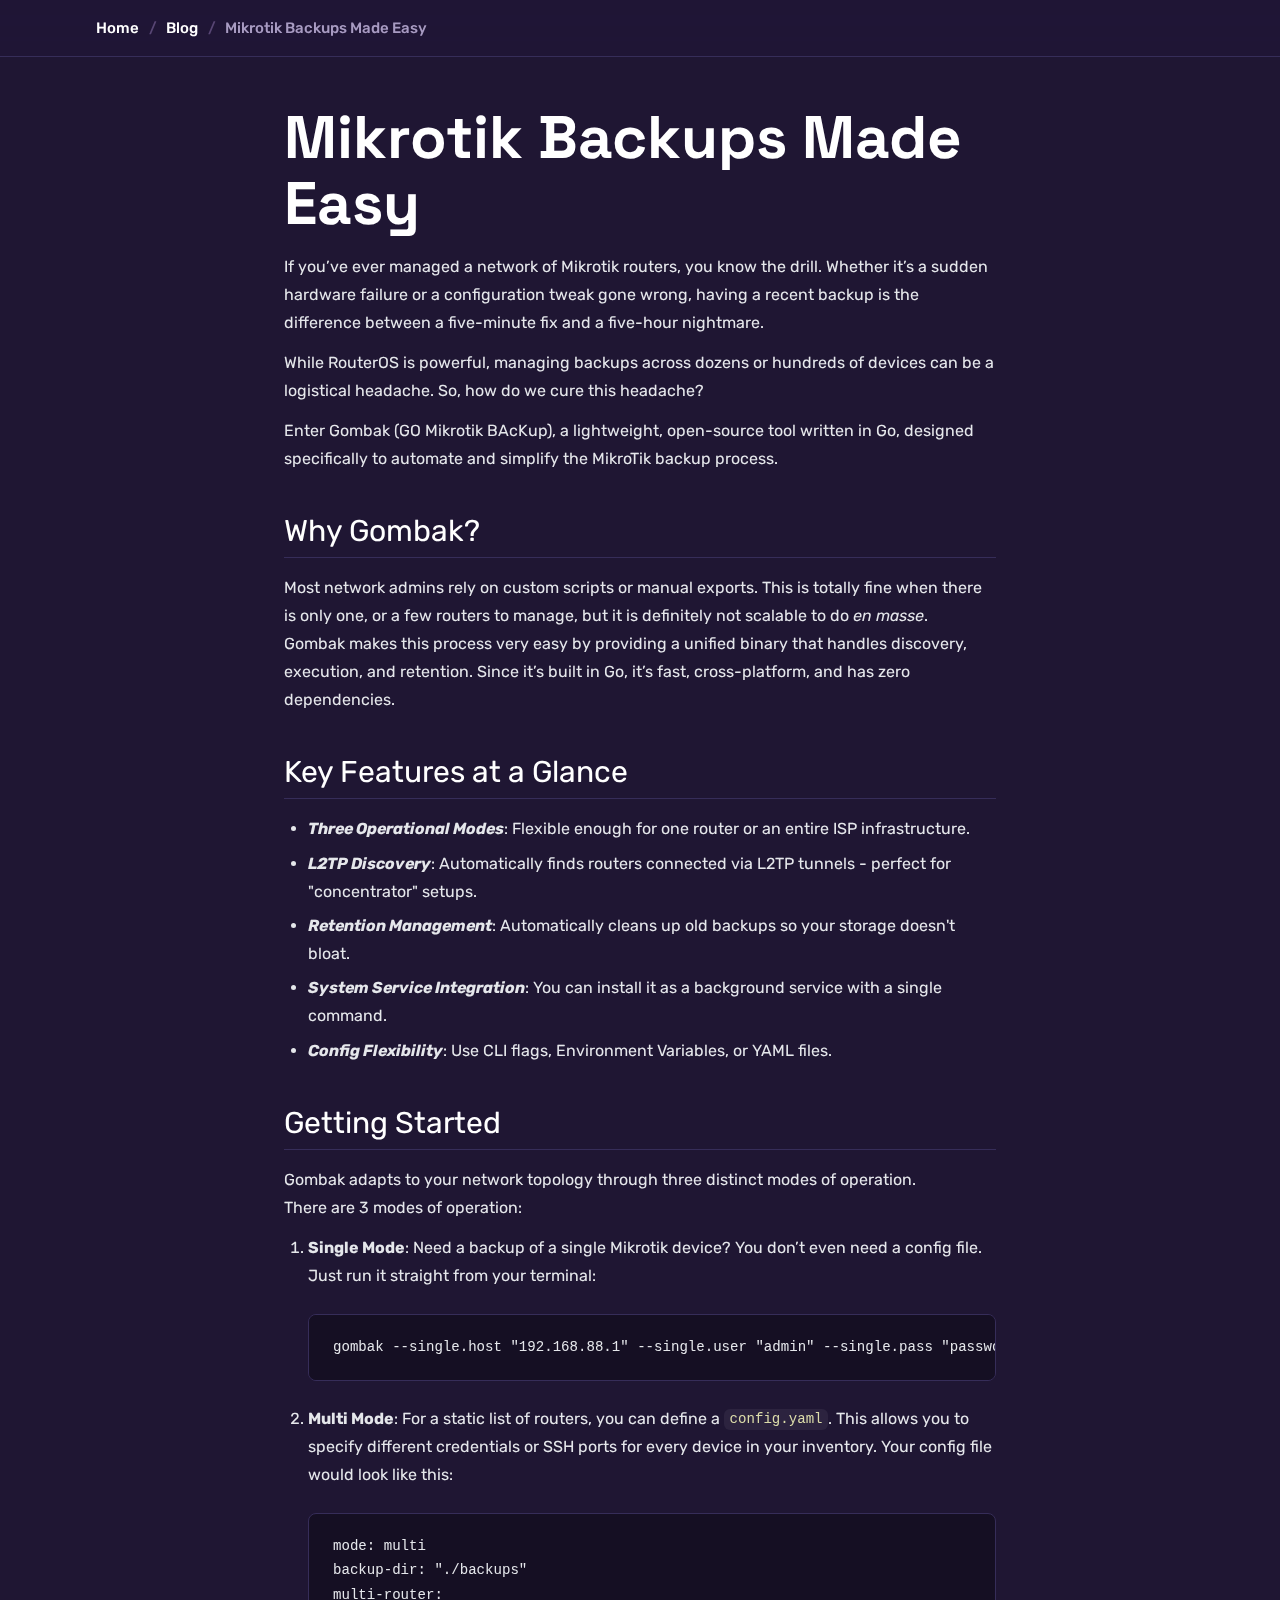
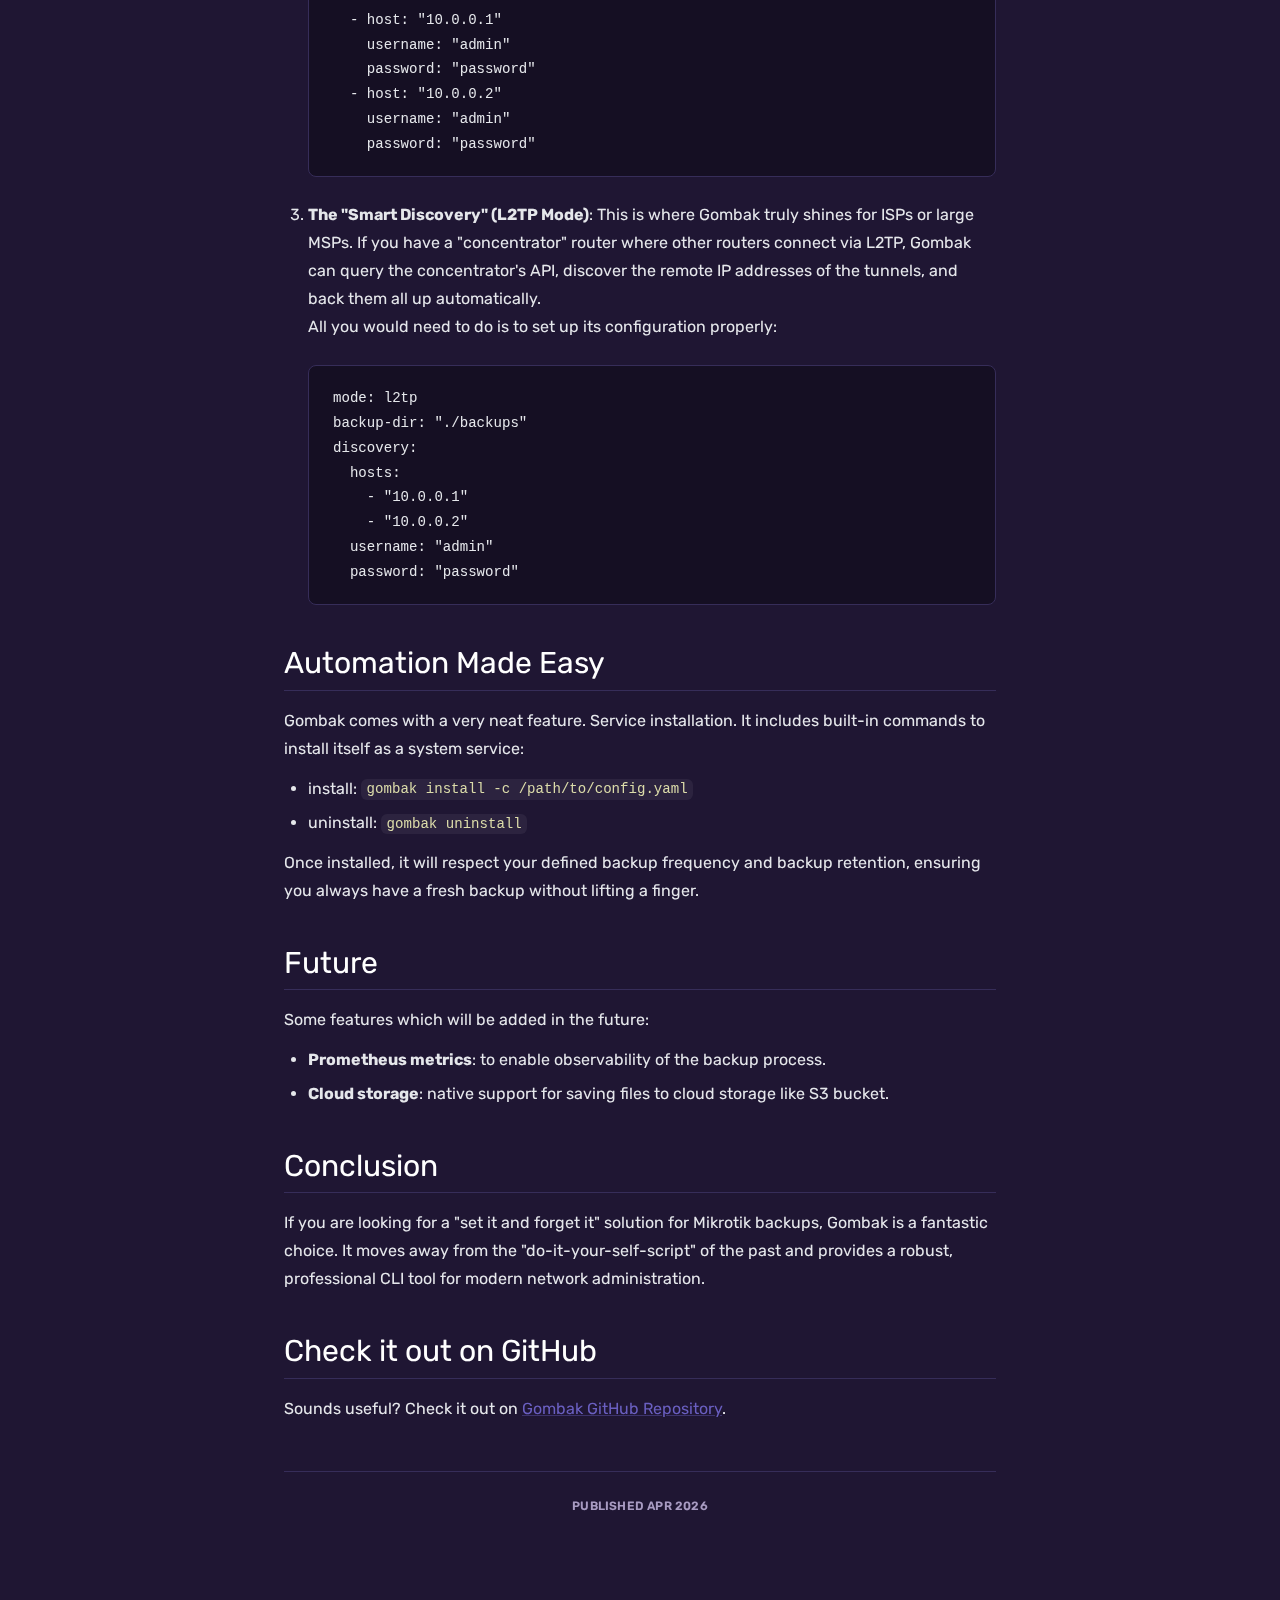
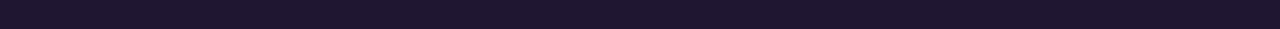
<file: blog/2026/04/16/easy-mikrotik-backup/index.html>
<!doctype html><html lang="en" data-theme="dark"><head><meta charset="UTF-8"><meta name="viewport" content="width=device-width, initial-scale=1.0"><title>Mikrotik Backups Made Easy – Željko Benović</title><meta name="description" content="If you’ve ever managed a network of Mikrotik routers, you know the drill."><link rel="canonical" href="https://zeljkobenovic.com/blog/2026/04/16/easy-mikrotik-backup/"><meta property="og:title" content="Mikrotik Backups Made Easy – Željko Benović"><meta property="og:type" content="article"><meta property="og:description" content="If you’ve ever managed a network of Mikrotik routers, you know the drill."><meta property="og:url" content="https://zeljkobenovic.com/blog/2026/04/16/easy-mikrotik-backup/"><link rel="preconnect" href="https://fonts.googleapis.com"><link rel="preconnect" href="https://fonts.gstatic.com" crossorigin><style>/* ─── FONT IMPORT ──────────────────────────────────────────────────────────── */
@import url('https://fonts.googleapis.com/css2?family=Rubik:wght@400;500;600;700&family=Space+Grotesk:wght@500;700&display=swap');

/* ─── CSS VARIABLES ────────────────────────────────────────────────────────── */
:root {
    /* Backgrounds */
    --bg:          #1f1633;
    --bg-deep:     #150f23;
    --bg-card:     rgba(255, 255, 255, 0.04);
    --bg-hover:    rgba(255, 255, 255, 0.07);

    /* Borders */
    --border:      #362d59;
    --border-mid:  #584674;

    /* Text */
    --text:        #ffffff;
    --text-muted:  #e5e7eb;
    --text-dim:    #a89bc2;

    /* Interactive */
    --purple:      #6a5fc1;
    --purple-btn:  #79628c;
    --purple-deep: #422082;

    /* Accents */
    --lime:        #c2ef4e;
    --coral:       #ffb287;
    --pink:        #fa7faa;

    /* Code */
    --code:        #dcdcaa;

    /* Shadows */
    --shadow-ambient:  rgba(22, 15, 36, 0.9) 0px 4px 4px 9px;
    --shadow-card:     rgba(0, 0, 0, 0.1) 0px 10px 15px -3px;
    --shadow-btn:      rgba(0, 0, 0, 0.1) 0px 1px 3px 0px inset;
    --shadow-elevated: rgba(0, 0, 0, 0.18) 0px 0.5rem 1.5rem;

    /* Type */
    --font:         'Rubik', -apple-system, system-ui, 'Segoe UI', Helvetica, Arial, sans-serif;
    --font-display: 'Space Grotesk', 'Rubik', sans-serif;
    --font-mono:    'Monaco', 'Menlo', 'Ubuntu Mono', monospace;

    --radius:     8px;
    --transition: all 0.25s ease;
}

/* ─── RESET ────────────────────────────────────────────────────────────────── */
*, *::before, *::after {
    box-sizing: border-box;
    margin: 0;
    padding: 0;
}

/* ─── BASE ─────────────────────────────────────────────────────────────────── */
body {
    font-family: var(--font);
    background-color: var(--bg);
    color: var(--text-muted);
    min-height: 100vh;
    padding: 0 0 5rem;
    line-height: 1.6;
}

/* ─── CONTAINER ────────────────────────────────────────────────────────────── */
.container {
    max-width: 1152px;
    width: 100%;
    margin: 0 auto;
    padding: 0 2rem;
}

/* ─── DIVIDER ──────────────────────────────────────────────────────────────── */
.divider {
    border: none;
    height: 1px;
    background: var(--border);
    margin: 4rem 0;
    opacity: 0.7;
}

/* ─── SECTION ──────────────────────────────────────────────────────────────── */
.section {
    margin-bottom: 0.5rem;
}

.section-header {
    font-family: var(--font);
    font-size: 1.88rem;
    font-weight: 400;
    color: var(--text);
    margin-bottom: 2rem;
    line-height: 1.2;
    letter-spacing: normal;
}

/* ─── PROMPT ───────────────────────────────────────────────────────────────── */
.prompt {
    color: var(--lime);
    margin-right: 0.4rem;
    font-weight: 700;
}

/* ─── NAV BAR ──────────────────────────────────────────────────────────────── */
.topnav {
    position: sticky;
    top: 0;
    z-index: 100;
    background: rgba(31, 22, 51, 0.88);
    backdrop-filter: blur(18px) saturate(180%);
    -webkit-backdrop-filter: blur(18px) saturate(180%);
    border-bottom: 1px solid var(--border);
    margin-bottom: 0;
}

.topnav-inner {
    max-width: 1152px;
    margin: 0 auto;
    padding: 1rem 2rem;
    display: flex;
    align-items: center;
    gap: 0.4rem;
    font-family: var(--font);
    font-size: 0.94rem;
    font-weight: 500;
    color: var(--text-dim);
}

.topnav a {
    color: var(--text);
    text-decoration: none;
    font-weight: 500;
    transition: var(--transition);
}

.topnav a:hover {
    color: var(--purple);
}

.topnav .sep {
    color: var(--border-mid);
    margin: 0 0.2rem;
}

.topnav .crumb {
    color: var(--text-dim);
}

/* ─── HERO ─────────────────────────────────────────────────────────────────── */
.hero {
    display: flex;
    flex-direction: column;
    align-items: flex-start;
    gap: 1.5rem;
    padding: 5rem 0 3rem;
}

.hero-avatar {
    display: flex;
    align-items: center;
    gap: 1.5rem;
}

.avatar {
    width: 96px;
    height: 96px;
    border-radius: 50%;
    object-fit: cover;
    border: 2px solid var(--border-mid);
    box-shadow: var(--shadow-ambient);
    flex-shrink: 0;
}

.hero-text {
    display: flex;
    flex-direction: column;
    gap: 0.75rem;
    width: 100%;
}

/* ─── HERO HEADING / GLITCH ────────────────────────────────────────────────── */
h1.glitch {
    font-family: var(--font-display);
    font-size: 3.75rem;
    font-weight: 700;
    color: var(--text);
    position: relative;
    display: inline-block;
    letter-spacing: normal;
    line-height: 1.1;
}

h1.glitch:hover {
    animation: glitch 0.4s steps(2, end) infinite;
}

h1.glitch::before,
h1.glitch::after {
    content: attr(data-text);
    position: absolute;
    top: 0;
    left: 0;
    width: 100%;
    height: 100%;
    opacity: 0;
}

h1.glitch:hover::before {
    color: var(--purple);
    animation: glitch-before 0.4s steps(2, end) infinite;
    clip-path: polygon(0 0, 100% 0, 100% 35%, 0 35%);
    transform: translateX(-3px);
    opacity: 0.8;
}

h1.glitch:hover::after {
    color: var(--pink);
    animation: glitch-after 0.4s steps(2, end) infinite;
    clip-path: polygon(0 65%, 100% 65%, 100% 100%, 0 100%);
    transform: translateX(3px);
    opacity: 0.8;
}

@keyframes glitch {
    0%   { transform: translate(0); }
    20%  { transform: translate(-2px, 1px); }
    40%  { transform: translate(2px, -1px); }
    60%  { transform: translate(-1px, 2px); }
    80%  { transform: translate(1px, -2px); }
    100% { transform: translate(0); }
}

@keyframes glitch-before {
    0%   { transform: translateX(-3px); }
    50%  { transform: translateX(3px); }
    100% { transform: translateX(-3px); }
}

@keyframes glitch-after {
    0%   { transform: translateX(3px); }
    50%  { transform: translateX(-3px); }
    100% { transform: translateX(3px); }
}

/* ─── HERO SUBTEXT ─────────────────────────────────────────────────────────── */
.hero-title {
    font-family: var(--font);
    font-size: 1.25rem;
    font-weight: 600;
    color: var(--lime);
    letter-spacing: 0.2px;
    text-transform: uppercase;
    line-height: 1.25;
}

.bio {
    font-size: 1rem;
    font-weight: 400;
    color: var(--text-muted);
    line-height: 1.6;
    max-width: 680px;
}

/* ─── ROLE CHIPS ───────────────────────────────────────────────────────────── */
.role-chips {
    display: flex;
    flex-wrap: wrap;
    gap: 0.5rem;
    margin-top: 0.25rem;
}

.chip {
    background: rgba(106, 95, 193, 0.12);
    border: 1px solid var(--border-mid);
    color: var(--text-muted);
    border-radius: 18px;
    padding: 0.25rem 0.75rem;
    font-size: 0.75rem;
    font-weight: 600;
    letter-spacing: 0.25px;
    text-transform: uppercase;
}

/* ─── HERO LINKS ───────────────────────────────────────────────────────────── */
.hero-links {
    display: flex;
    flex-wrap: wrap;
    gap: 0.75rem;
    margin-top: 0.75rem;
}

.hero-link {
    display: inline-flex;
    align-items: center;
    background: var(--purple-btn);
    color: #ffffff;
    text-decoration: none;
    font-family: var(--font);
    font-size: 0.88rem;
    font-weight: 700;
    letter-spacing: 0.2px;
    text-transform: uppercase;
    padding: 8px 16px;
    border-radius: 13px;
    border: 1px solid var(--border-mid);
    box-shadow: var(--shadow-btn);
    transition: var(--transition);
}

.hero-link:hover {
    box-shadow: var(--shadow-elevated);
    color: #ffffff;
}

/* ─── SKILLS ───────────────────────────────────────────────────────────────── */
.skills-grid {
    display: flex;
    flex-direction: column;
    gap: 1.5rem;
}

.skill-category {
    display: flex;
    flex-direction: column;
    gap: 0.5rem;
}

.skill-cat-label {
    font-size: 0.63rem;
    font-weight: 600;
    color: var(--text-dim);
    letter-spacing: 0.25px;
    text-transform: uppercase;
    line-height: 1.8;
}

.skill-tags {
    display: flex;
    flex-wrap: wrap;
    gap: 0.5rem;
}

.skill-tag {
    background: var(--bg-card);
    border: 1px solid var(--border);
    color: var(--text-muted);
    border-radius: var(--radius);
    padding: 0.25rem 0.65rem;
    font-size: 0.88rem;
    font-weight: 400;
    transition: var(--transition);
}

.skill-tag:hover {
    border-color: var(--purple);
    color: var(--text);
}

/* ─── TIMELINE ─────────────────────────────────────────────────────────────── */
.timeline {
    padding: 0.5rem 0;
}

.outer {
    display: flex;
    flex-direction: column;
    gap: 1.25rem;
    border-left: 2px solid var(--border);
    padding-left: 1.5rem;
    margin-left: 0.5rem;
}

.card {
    position: relative;
}

.card::before {
    content: "";
    position: absolute;
    left: -1.875rem;
    top: 0.75rem;
    width: 10px;
    height: 10px;
    background: var(--bg);
    border: 2px solid var(--purple-btn);
    border-radius: 50%;
}

.info {
    background: var(--bg-card);
    border: 1px solid var(--border);
    border-radius: var(--radius);
    padding: 1.25rem 1.5rem;
    transition: var(--transition);
    backdrop-filter: blur(18px) saturate(180%);
}

.info:hover {
    border-color: var(--border-mid);
    background: var(--bg-hover);
}

.job-header {
    display: flex;
    justify-content: space-between;
    align-items: flex-start;
    gap: 1rem;
    margin-bottom: 0.75rem;
    flex-wrap: wrap;
}

.title {
    font-family: var(--font);
    font-size: 1.25rem;
    font-weight: 600;
    color: var(--text);
    line-height: 1.25;
}

.job-date {
    color: var(--lime);
    font-size: 0.75rem;
    font-weight: 600;
    letter-spacing: 0.2px;
    text-transform: uppercase;
    white-space: nowrap;
    flex-shrink: 0;
    line-height: 1.8;
}

.job-bullet {
    color: var(--text-muted);
    font-size: 1rem;
    line-height: 1.6;
    padding: 0.15rem 0;
    display: flex;
    gap: 0.5rem;
}

.bullet {
    color: var(--purple-btn);
    flex-shrink: 0;
    opacity: 0.7;
}

/* ─── PROJECT GRID ─────────────────────────────────────────────────────────── */
.project-grid {
    display: grid;
    grid-template-columns: repeat(2, 1fr);
    gap: 1rem;
}

.project-card {
    display: flex;
    flex-direction: column;
    gap: 0.75rem;
    background: var(--bg-card);
    border: 1px solid var(--border);
    border-radius: var(--radius);
    padding: 1.25rem 1.5rem;
    text-decoration: none;
    color: var(--text-muted);
    transition: var(--transition);
    box-shadow: var(--shadow-card);
}

.project-card:hover {
    border-color: var(--border-mid);
    background: var(--bg-hover);
    box-shadow: var(--shadow-elevated);
    transform: translateY(-2px);
}

.project-top {
    display: flex;
    justify-content: space-between;
    align-items: center;
}

.project-name {
    font-family: var(--font);
    font-size: 1.25rem;
    font-weight: 600;
    color: var(--text);
    line-height: 1.25;
}

.project-stars {
    color: var(--lime);
    font-size: 0.78rem;
    font-weight: 600;
    opacity: 0.9;
}

.project-desc {
    color: var(--text-muted);
    font-size: 1rem;
    font-weight: 400;
    line-height: 1.5;
    flex: 1;
}

.project-tags {
    display: flex;
    flex-wrap: wrap;
    gap: 0.4rem;
}

.tag {
    background: rgba(194, 239, 78, 0.08);
    border: 1px solid rgba(194, 239, 78, 0.25);
    color: var(--lime);
    border-radius: 18px;
    padding: 0.15rem 0.65rem;
    font-size: 0.63rem;
    font-weight: 600;
    letter-spacing: 0.25px;
    text-transform: uppercase;
}

/* ─── BLOG POST LIST ───────────────────────────────────────────────────────── */
.post-list {
    display: flex;
    flex-direction: column;
    gap: 0.6rem;
}

.post-card {
    display: flex;
    justify-content: space-between;
    align-items: center;
    background: var(--bg-card);
    border: 1px solid var(--border);
    border-radius: var(--radius);
    padding: 1rem 1.25rem;
    text-decoration: none;
    transition: var(--transition);
}

.post-card:hover {
    border-color: var(--border-mid);
    background: var(--bg-hover);
}

.post-title {
    color: var(--text-muted);
    font-size: 1rem;
    font-weight: 400;
}

.post-arrow {
    color: var(--lime);
    opacity: 0.6;
    transition: var(--transition);
}

.post-card:hover .post-arrow {
    opacity: 1;
    transform: translateX(3px);
}

.empty {
    color: var(--text-dim);
    font-size: 1rem;
    font-style: italic;
}

/* ─── FOOTER ───────────────────────────────────────────────────────────────── */
.footer {
    margin-top: 5rem;
    padding-top: 2rem;
    border-top: 1px solid var(--border);
    font-size: 0.75rem;
    font-weight: 600;
    color: var(--text-dim);
    text-align: center;
    letter-spacing: 0.2px;
    text-transform: uppercase;
}

/* ─── NAV BAR (BREADCRUMB) ─────────────────────────────────────────────────── */
.topnav .prompt {
    color: var(--lime);
    margin-right: 0;
}

/* ─── POST PAGE ────────────────────────────────────────────────────────────── */
.post-container {
    max-width: 760px;
    margin: 0 auto;
    padding: 3rem 1.5rem 2rem;
    color: var(--text-muted);
    font-family: var(--font);
    line-height: 1.75;
}

.post-container h1 {
    font-family: var(--font-display);
    font-size: 3.75rem;
    font-weight: 700;
    color: var(--text);
    margin-bottom: 1rem;
    line-height: 1.1;
}

.post-container h2 {
    font-family: var(--font);
    font-size: 1.88rem;
    font-weight: 400;
    color: var(--text);
    margin: 2.5rem 0 1rem;
    border-bottom: 1px solid var(--border);
    padding-bottom: 0.5rem;
    line-height: 1.2;
}

.post-container h3 {
    font-family: var(--font);
    font-size: 1.25rem;
    font-weight: 600;
    color: var(--text);
    margin: 2rem 0 0.75rem;
    line-height: 1.25;
}

.post-container p {
    margin: 0.75rem 0;
    color: var(--text-muted);
    font-size: 1rem;
    line-height: 1.75;
}

.post-container pre {
    background: var(--bg-deep);
    border: 1px solid var(--border);
    border-radius: var(--radius);
    padding: 1.25rem 1.5rem;
    overflow-x: auto;
    margin: 1.5rem 0;
}

.post-container code {
    font-family: var(--font-mono);
    color: var(--code);
    background: rgba(255, 255, 255, 0.06);
    padding: 0.15rem 0.35rem;
    border-radius: 6px;
    font-size: 0.88em;
}

.post-container pre code {
    background: transparent;
    padding: 0;
    color: var(--text-muted);
}

.post-container ul,
.post-container ol {
    margin: 0.75rem 0 0.75rem 1.5rem;
}

.post-container li {
    margin: 0.4rem 0;
    color: var(--text-muted);
}

.post-container a {
    color: var(--purple);
    text-decoration: underline;
    text-decoration-color: rgba(106, 95, 193, 0.4);
    transition: var(--transition);
}

.post-container a:hover {
    color: var(--lime);
    text-decoration-color: rgba(194, 239, 78, 0.4);
}

.post-meta {
    margin-top: 3rem;
    font-size: 0.75rem;
    font-weight: 600;
    color: var(--text-dim);
    text-align: center;
    border-top: 1px solid var(--border);
    padding-top: 1.5rem;
    text-transform: uppercase;
    letter-spacing: 0.2px;
}

/* ─── BLOG INDEX ───────────────────────────────────────────────────────────── */
.blog-header {
    font-family: var(--font-display);
    font-size: 3.75rem;
    font-weight: 700;
    color: var(--text);
    margin-bottom: 2rem;
    line-height: 1.1;
    padding-top: 4rem;
}

.blog-list {
    display: flex;
    flex-direction: column;
    gap: 0.75rem;
}

.blog-link {
    display: flex;
    justify-content: space-between;
    align-items: center;
    background: var(--bg-card);
    border: 1px solid var(--border);
    border-radius: var(--radius);
    padding: 1rem 1.25rem;
    text-decoration: none;
    color: var(--text-muted);
    font-size: 1rem;
    font-weight: 400;
    transition: var(--transition);
    box-shadow: var(--shadow-card);
}

.blog-link:hover {
    border-color: var(--border-mid);
    background: var(--bg-hover);
    color: var(--text);
}

/* ─── SOCIAL ICONS ─────────────────────────────────────────────────────────── */
.social-icons {
    display: flex;
    gap: 1rem;
    align-items: center;
}

.social-icons a {
    color: var(--text-dim);
    transition: var(--transition);
    display: flex;
    align-items: center;
}

.social-icons a svg {
    fill: currentColor;
}

.social-icons a:hover {
    color: var(--purple);
}

/* ─── RESPONSIVE ───────────────────────────────────────────────────────────── */
@media (max-width: 768px) {
    .container {
        padding: 0 1.5rem;
    }

    .topnav-inner {
        padding: 0.75rem 1.5rem;
    }

    h1.glitch {
        font-size: 2.5rem;
    }

    .blog-header {
        font-size: 2.5rem;
        padding-top: 3rem;
    }

    .post-container h1 {
        font-size: 2.5rem;
    }

    .hero {
        padding: 3rem 0 2rem;
    }
}

@media (max-width: 640px) {
    body {
        padding: 0 0 3rem;
    }

    .container {
        padding: 0 1rem;
    }

    h1.glitch {
        font-size: 2rem;
    }

    .blog-header {
        font-size: 2rem;
    }

    .post-container h1 {
        font-size: 2rem;
    }

    .project-grid {
        grid-template-columns: 1fr;
    }

    .job-header {
        flex-direction: column;
        gap: 0.25rem;
    }

    .hero-links {
        gap: 0.5rem;
    }

    .hero {
        padding: 2.5rem 0 1.5rem;
    }
}

@media (max-width: 480px) {
    .skills-grid {
        gap: 1rem;
    }

    .project-card:hover {
        transform: none;
    }
}
</style><script type="application/ld+json">{"@context":"https://schema.org","@graph":[{"@type":"BlogPosting","author":{"@type":"Person","name":"Željko Benović","url":"https://zeljkobenovic.com/"},"dateModified":"2026-04-16T20:52:28Z","datePublished":"2026-04-16T20:52:28Z","description":"If you’ve ever managed a network of Mikrotik routers, you know the drill.","headline":"Mikrotik Backups Made Easy","keywords":"Kubernetes, SRE, Platform Engineering, DevSecOps, Go, DevOps","mainEntityOfPage":{"@id":"https://zeljkobenovic.com/blog/2026/04/16/easy-mikrotik-backup/","@type":"WebPage"},"publisher":{"@type":"Person","name":"Željko Benović"},"url":"https://zeljkobenovic.com/blog/2026/04/16/easy-mikrotik-backup/"},{"@type":"BreadcrumbList","itemListElement":[{"@type":"ListItem","item":"https://zeljkobenovic.com/","name":"Home","position":1},{"@type":"ListItem","item":"https://zeljkobenovic.com/blog/","name":"Blog","position":2},{"@type":"ListItem","name":"Mikrotik Backups Made Easy","position":3}]}]}</script></head><body><nav class="topnav"><div class="topnav-inner"><a href="/">Home</a> <span class="sep">/</span> <a href="/blog">Blog</a> <span class="sep">/</span> <span class="crumb">Mikrotik Backups Made Easy</span></div></nav><div class="container post-container"><h1>Mikrotik Backups Made Easy</h1>
<p>If you’ve ever managed a network of Mikrotik routers, you know the drill.
Whether it’s a sudden hardware failure or a configuration tweak gone wrong, having a recent backup is the difference between a five-minute fix and a five-hour nightmare.</p>
<p>While RouterOS is powerful, managing backups across dozens or hundreds of devices can be a logistical headache.
So, how do we cure this headache?</p>
<p>Enter Gombak (GO Mikrotik BAcKup), a lightweight, open-source tool written in Go, designed specifically to automate and simplify the MikroTik backup process.</p>
<h2>Why Gombak?</h2>
<p>Most network admins rely on custom scripts or manual exports. This is totally fine when there is only one, or a few routers to manage,
but it is definitely not scalable to do <em>en masse</em>.<br>
Gombak makes this process very easy by providing a unified binary that handles discovery, execution, and retention.
Since it’s built in Go, it’s fast, cross-platform, and has zero dependencies.</p>
<h2>Key Features at a Glance</h2>
<ul>
<li><em><strong>Three Operational Modes</strong></em>: Flexible enough for one router or an entire ISP infrastructure.</li>
<li><em><strong>L2TP Discovery</strong></em>: Automatically finds routers connected via L2TP tunnels - perfect for &quot;concentrator&quot; setups.</li>
<li><em><strong>Retention Management</strong></em>: Automatically cleans up old backups so your storage doesn't bloat.</li>
<li><em><strong>System Service Integration</strong></em>: You can install it as a background service with a single command.</li>
<li><em><strong>Config Flexibility</strong></em>: Use CLI flags, Environment Variables, or YAML files.</li>
</ul>
<h2>Getting Started</h2>
<p>Gombak adapts to your network topology through three distinct modes of operation.<br>
There are 3 modes of operation:</p>
<ol>
<li>
<p><strong>Single Mode</strong>: Need a backup of a single Mikrotik device? You don’t even need a config file. Just run it straight from your terminal:</p>
<pre><code class="language-bash">gombak --single.host &quot;192.168.88.1&quot; --single.user &quot;admin&quot; --single.pass &quot;password&quot; --backup-dir &quot;./backups&quot;
</code></pre>
</li>
<li>
<p><strong>Multi Mode</strong>: For a static list of routers, you can define a <code>config.yaml</code>.
This allows you to specify different credentials or SSH ports for every device in your inventory.
Your config file would look like this:</p>
<pre><code class="language-yaml">mode: multi
backup-dir: &quot;./backups&quot;
multi-router:
  - host: &quot;10.0.0.1&quot;
    username: &quot;admin&quot;
    password: &quot;password&quot;
  - host: &quot;10.0.0.2&quot;
    username: &quot;admin&quot;
    password: &quot;password&quot;
</code></pre>
</li>
<li>
<p><strong>The &quot;Smart Discovery&quot; (L2TP Mode)</strong>: This is where Gombak truly shines for ISPs or large MSPs.
If you have a &quot;concentrator&quot; router where other routers connect via L2TP, Gombak can query the concentrator's API, discover the remote IP addresses of the tunnels, and back them all up automatically.<br>
All you would need to do is to set up its configuration properly:</p>
<pre><code class="language-yaml">mode: l2tp
backup-dir: &quot;./backups&quot;
discovery:
  hosts:
    - &quot;10.0.0.1&quot;
    - &quot;10.0.0.2&quot;
  username: &quot;admin&quot;
  password: &quot;password&quot;
</code></pre>
</li>
</ol>
<h2>Automation Made Easy</h2>
<p>Gombak comes with a very neat feature. Service installation.
It includes built-in commands to install itself as a system service:</p>
<ul>
<li>install: <code>gombak install -c /path/to/config.yaml</code></li>
<li>uninstall: <code>gombak uninstall</code></li>
</ul>
<p>Once installed, it will respect your defined backup frequency and backup retention, ensuring you always have a fresh backup without lifting a finger.</p>
<h2>Future</h2>
<p>Some features which will be added in the future:</p>
<ul>
<li><strong>Prometheus metrics</strong>: to enable observability of the backup process.</li>
<li><strong>Cloud storage</strong>: native support for saving files to cloud storage like S3 bucket.</li>
</ul>
<h2>Conclusion</h2>
<p>If you are looking for a &quot;set it and forget it&quot; solution for Mikrotik backups, Gombak is a fantastic choice.
It moves away from the &quot;do-it-your-self-script&quot; of the past and provides a robust, professional CLI tool for modern network administration.</p>
<h2>Check it out on GitHub</h2>
<p>Sounds useful? Check it out on <a href="https://github.com/ZeljkoBenovic/gombak">Gombak GitHub Repository</a>.</p>
<div class="post-meta">published Apr 2026</div></div></body></html>
</file>
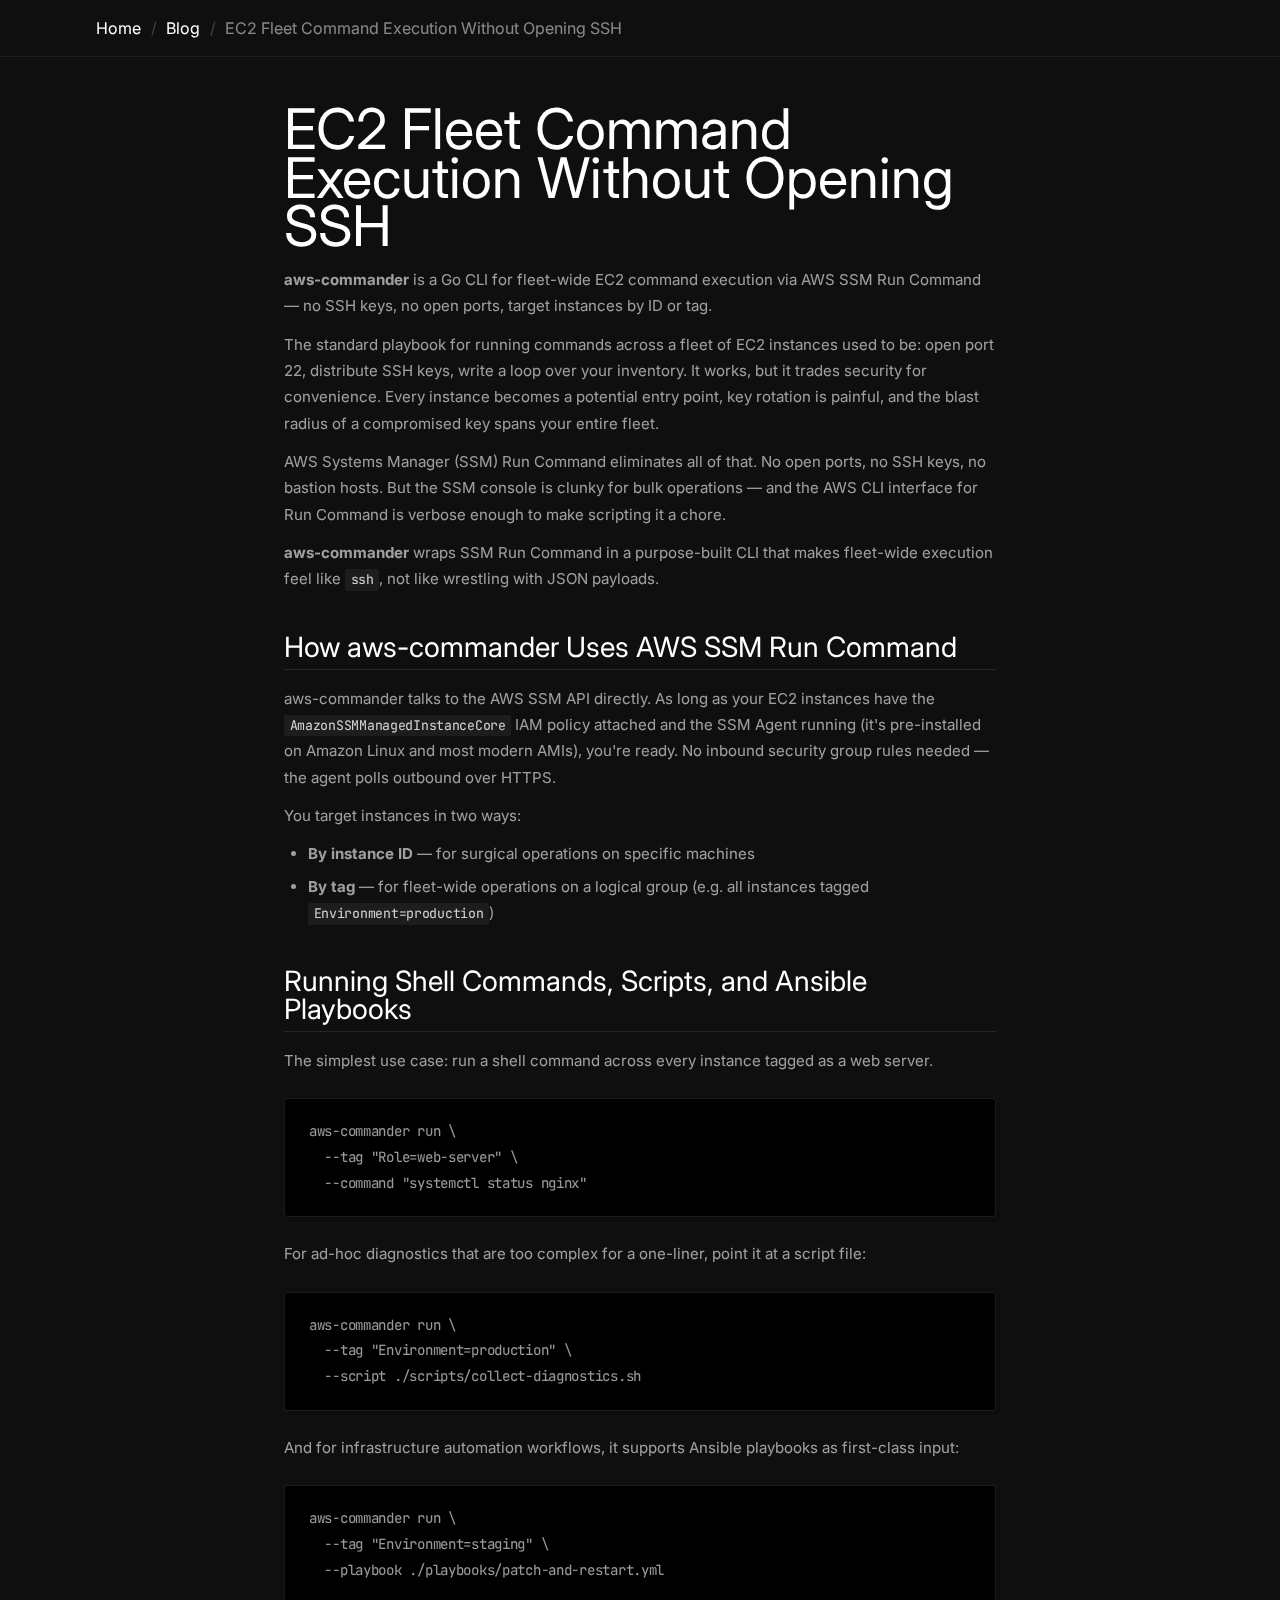
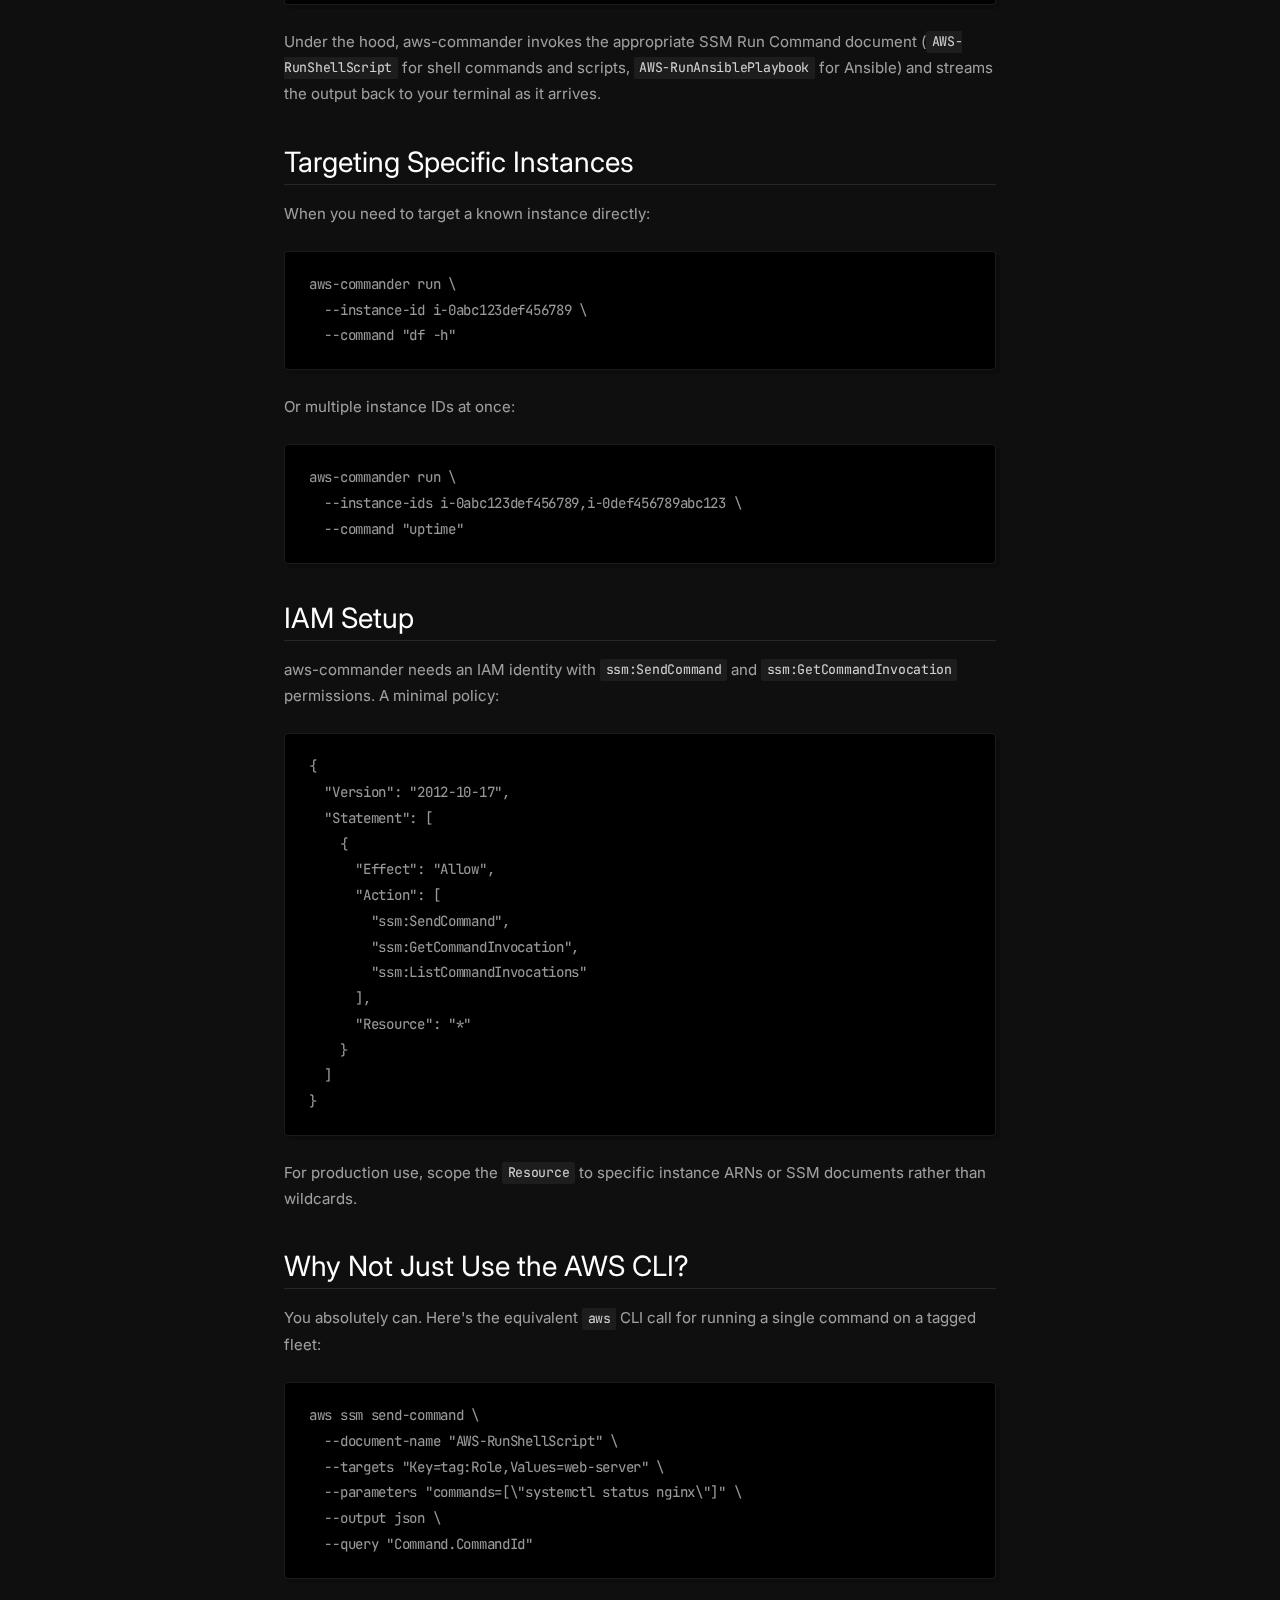
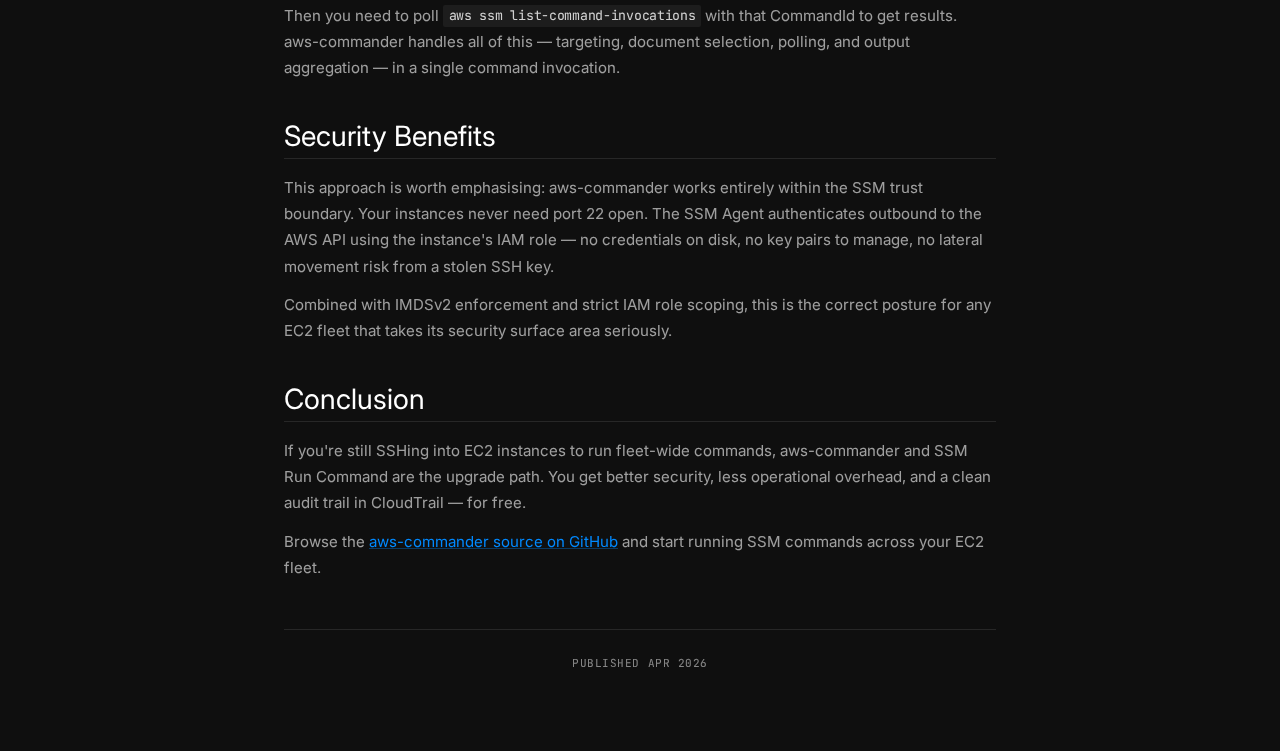
<file: blog/2026/04/16/ec2-fleet-commands-without-ssh/index.html>
<!doctype html><html lang="en" data-theme="dark"><head><meta charset="UTF-8"><meta name="viewport" content="width=device-width, initial-scale=1.0"><title>EC2 Fleet Command Execution Without Opening SSH – Željko Benović</title><meta name="description" content="aws-commander is a Go CLI for fleet-wide EC2 command execution via AWS SSM Run Command — no SSH keys, no open ports, target instances by ID or tag."><link rel="canonical" href="https://zeljkobenovic.com/blog/2026/04/16/ec2-fleet-commands-without-ssh/"><meta property="og:title" content="EC2 Fleet Command Execution Without Opening SSH – Željko Benović"><meta property="og:type" content="article"><meta property="og:description" content="aws-commander is a Go CLI for fleet-wide EC2 command execution via AWS SSM Run Command — no SSH keys, no open ports, target instances by ID or tag."><meta property="og:url" content="https://zeljkobenovic.com/blog/2026/04/16/ec2-fleet-commands-without-ssh/"><link rel="preconnect" href="https://fonts.googleapis.com"><link rel="preconnect" href="https://fonts.gstatic.com" crossorigin><style>/* ─── FONT IMPORT ──────────────────────────────────────────────────────────── */
@import url('https://fonts.googleapis.com/css2?family=Inter:wght@400;500&family=JetBrains+Mono:wght@400;500&display=swap');

/* ─── CSS VARIABLES ────────────────────────────────────────────────────────── */
:root {
    /* Backgrounds */
    --bg:          #0f0f0f;
    --bg-deep:     #000000;
    --bg-card:     #000000;
    --bg-hover:    rgba(255, 255, 255, 0.04);

    /* Borders */
    --border:      rgba(255, 255, 255, 0.10);
    --border-mid:  rgba(255, 255, 255, 0.12);
    --border-sub:  rgba(255, 255, 255, 0.06);

    /* Text */
    --text:        #ffffff;
    --text-muted:  rgba(255, 255, 255, 0.6);
    --text-dim:    rgba(255, 255, 255, 0.5);

    /* Brand */
    --cobalt:      #0007cd;
    --cyan:        #00ffff;
    --signal:      #0089ff;
    --ocean:       #0096ff;

    /* Code */
    --code:        rgba(255, 255, 255, 0.8);

    /* Shadows */
    --shadow-brutalist: rgba(0, 0, 0, 0.15) 4px 4px 0px 0px;
    --shadow-elevated:  rgba(0, 0, 0, 0.5) 0px 8px 32px;
    --shadow-card:      rgba(0, 0, 0, 0.3) 0px 4px 16px;

    /* Type */
    --font:         'Inter', ui-sans-serif, system-ui, -apple-system, 'Segoe UI', sans-serif;
    --font-mono:    'JetBrains Mono', ui-monospace, 'SFMono-Regular', Menlo, Monaco, Consolas, monospace;

    --radius:     4px;
    --transition: all 0.2s ease;
}

/* ─── RESET ────────────────────────────────────────────────────────────────── */
*, *::before, *::after {
    box-sizing: border-box;
    margin: 0;
    padding: 0;
}

/* ─── BASE ─────────────────────────────────────────────────────────────────── */
body {
    font-family: var(--font);
    background-color: var(--bg);
    color: var(--text-muted);
    min-height: 100vh;
    padding: 0 0 5rem;
    line-height: 1.5;
}

/* ─── CONTAINER ────────────────────────────────────────────────────────────── */
.container {
    max-width: 1152px;
    width: 100%;
    margin: 0 auto;
    padding: 0 2rem;
}

/* ─── DIVIDER ──────────────────────────────────────────────────────────────── */
.divider {
    border: none;
    height: 1px;
    background: var(--border);
    margin: 4rem 0;
}

/* ─── SECTION ──────────────────────────────────────────────────────────────── */
.section {
    margin-bottom: 0.5rem;
}

.section-header {
    font-family: var(--font);
    font-size: 3rem;
    font-weight: 400;
    color: var(--text);
    margin-bottom: 2rem;
    line-height: 1.0;
    letter-spacing: normal;
}

/* ─── NAV BAR ──────────────────────────────────────────────────────────────── */
.topnav {
    position: sticky;
    top: 0;
    z-index: 100;
    background: rgba(15, 15, 15, 0.92);
    backdrop-filter: blur(20px) saturate(150%);
    -webkit-backdrop-filter: blur(20px) saturate(150%);
    border-bottom: 1px solid var(--border-sub);
    margin-bottom: 0;
}

.topnav-inner {
    max-width: 1152px;
    margin: 0 auto;
    padding: 1rem 2rem;
    display: flex;
    align-items: center;
    gap: 0.4rem;
    font-family: var(--font);
    font-size: 1rem;
    font-weight: 400;
    color: var(--text-dim);
}

.topnav a {
    color: var(--text);
    text-decoration: none;
    font-weight: 400;
    transition: var(--transition);
}

.topnav a:hover {
    color: var(--cyan);
}

.topnav .sep {
    color: rgba(255, 255, 255, 0.2);
    margin: 0 0.2rem;
}

.topnav .crumb {
    color: var(--text-dim);
}

/* ─── HERO ─────────────────────────────────────────────────────────────────── */
.hero {
    display: flex;
    flex-direction: column;
    align-items: flex-start;
    gap: 1.5rem;
    padding: 5rem 0 3rem;
}

.hero-top {
    display: flex;
    align-items: center;
    gap: 1.5rem;
}

.avatar {
    width: 88px;
    height: 88px;
    border-radius: 50%;
    object-fit: cover;
    border: 1px solid var(--border-mid);
    flex-shrink: 0;
}

.hero-text {
    display: flex;
    flex-direction: column;
    gap: 0.75rem;
    width: 100%;
}

/* ─── HERO HEADING / GLITCH ────────────────────────────────────────────────── */
h1.glitch {
    font-family: var(--font);
    font-size: 4rem;
    font-weight: 400;
    color: var(--text);
    position: relative;
    display: inline-block;
    letter-spacing: normal;
    line-height: 0.87;
}

h1.glitch:hover {
    animation: glitch 0.4s steps(2, end) infinite;
}

h1.glitch::before,
h1.glitch::after {
    content: attr(data-text);
    position: absolute;
    top: 0;
    left: 0;
    width: 100%;
    height: 100%;
    opacity: 0;
}

h1.glitch:hover::before {
    color: var(--signal);
    animation: glitch-before 0.4s steps(2, end) infinite;
    clip-path: polygon(0 0, 100% 0, 100% 35%, 0 35%);
    transform: translateX(-3px);
    opacity: 0.8;
}

h1.glitch:hover::after {
    color: var(--cyan);
    animation: glitch-after 0.4s steps(2, end) infinite;
    clip-path: polygon(0 65%, 100% 65%, 100% 100%, 0 100%);
    transform: translateX(3px);
    opacity: 0.8;
}

@keyframes glitch {
    0%   { transform: translate(0); }
    20%  { transform: translate(-2px, 1px); }
    40%  { transform: translate(2px, -1px); }
    60%  { transform: translate(-1px, 2px); }
    80%  { transform: translate(1px, -2px); }
    100% { transform: translate(0); }
}

@keyframes glitch-before {
    0%   { transform: translateX(-3px); }
    50%  { transform: translateX(3px); }
    100% { transform: translateX(-3px); }
}

@keyframes glitch-after {
    0%   { transform: translateX(3px); }
    50%  { transform: translateX(-3px); }
    100% { transform: translateX(3px); }
}

/* ─── HERO SUBTEXT ─────────────────────────────────────────────────────────── */
.hero-title {
    font-family: var(--font-mono);
    font-size: 0.875rem;
    font-weight: 400;
    color: var(--cyan);
    letter-spacing: 0.7px;
    text-transform: uppercase;
    line-height: 1.43;
    margin-top: 0.5rem;
}

.bio {
    font-size: 1rem;
    font-weight: 400;
    color: var(--text-muted);
    line-height: 1.63;
    max-width: 640px;
}

/* ─── ROLE CHIPS ───────────────────────────────────────────────────────────── */
.role-chips {
    display: flex;
    flex-wrap: wrap;
    gap: 0.5rem;
    margin-top: 0.25rem;
}

.chip {
    background: rgba(0, 255, 255, 0.06);
    border: 1px solid rgba(0, 255, 255, 0.2);
    color: var(--text-muted);
    border-radius: 2px;
    padding: 0.2rem 0.6rem;
    font-family: var(--font-mono);
    font-size: 0.69rem;
    font-weight: 400;
    letter-spacing: 0.55px;
    text-transform: uppercase;
}

/* ─── HERO LINKS ───────────────────────────────────────────────────────────── */
.hero-links {
    display: flex;
    flex-wrap: wrap;
    gap: 0.75rem;
    margin-top: 0.75rem;
}

.hero-link {
    display: inline-flex;
    align-items: center;
    background: rgba(0, 255, 255, 0.08);
    color: var(--text);
    text-decoration: none;
    font-family: var(--font);
    font-size: 0.875rem;
    font-weight: 400;
    padding: 8px 20px;
    border-radius: var(--radius);
    border: 1px solid var(--signal);
    transition: var(--transition);
}

.hero-link:hover {
    background: rgba(0, 255, 255, 0.14);
    border-color: var(--ocean);
    box-shadow: var(--shadow-elevated);
    color: var(--text);
}

/* ─── SKILLS ───────────────────────────────────────────────────────────────── */
.skills-grid {
    display: flex;
    flex-direction: column;
    gap: 1.5rem;
}

.skill-category {
    display: flex;
    flex-direction: column;
    gap: 0.5rem;
}

.skill-cat-label {
    font-family: var(--font-mono);
    font-size: 0.69rem;
    font-weight: 400;
    color: var(--text-dim);
    letter-spacing: 0.55px;
    text-transform: uppercase;
    line-height: 1.33;
}

.skill-tags {
    display: flex;
    flex-wrap: wrap;
    gap: 0.5rem;
}

.skill-tag {
    background: transparent;
    border: 1px solid var(--border);
    color: var(--text-muted);
    border-radius: 2px;
    padding: 0.2rem 0.6rem;
    font-size: 0.875rem;
    font-weight: 400;
    transition: var(--transition);
}

.skill-tag:hover {
    border-color: rgba(0, 255, 255, 0.3);
    color: var(--text);
}

/* ─── TIMELINE ─────────────────────────────────────────────────────────────── */
.timeline {
    padding: 0.5rem 0;
}

.outer {
    display: flex;
    flex-direction: column;
    gap: 1.25rem;
    border-left: 1px solid var(--border);
    padding-left: 1.5rem;
    margin-left: 0.5rem;
}

.card {
    position: relative;
}

.card::before {
    content: "";
    position: absolute;
    left: -1.875rem;
    top: 0.75rem;
    width: 8px;
    height: 8px;
    background: var(--bg);
    border: 1px solid var(--signal);
    border-radius: 50%;
}

.info {
    background: var(--bg-card);
    border: 1px solid var(--border);
    border-radius: var(--radius);
    padding: 1.25rem 1.5rem;
    transition: var(--transition);
    box-shadow: var(--shadow-brutalist);
}

.info:hover {
    border-color: var(--border-mid);
    box-shadow: var(--shadow-elevated);
}

.job-header {
    display: flex;
    justify-content: space-between;
    align-items: flex-start;
    gap: 1rem;
    margin-bottom: 0.75rem;
    flex-wrap: wrap;
}

.title {
    font-family: var(--font);
    font-size: 1.25rem;
    font-weight: 500;
    color: var(--text);
    line-height: 1.2;
}

.job-date {
    font-family: var(--font-mono);
    color: rgba(0, 255, 255, 0.7);
    font-size: 0.75rem;
    font-weight: 400;
    letter-spacing: 0.3px;
    text-transform: uppercase;
    white-space: nowrap;
    flex-shrink: 0;
    line-height: 1.8;
}

.job-bullet {
    color: var(--text-muted);
    font-size: 0.94rem;
    line-height: 1.63;
    padding: 0.15rem 0;
    display: flex;
    gap: 0.5rem;
}

.bullet {
    color: var(--signal);
    flex-shrink: 0;
    opacity: 0.6;
}

/* ─── PROJECT GRID ─────────────────────────────────────────────────────────── */
.project-grid {
    display: grid;
    grid-template-columns: repeat(2, 1fr);
    gap: 1rem;
}

.project-card {
    display: flex;
    flex-direction: column;
    gap: 0.75rem;
    background: var(--bg-card);
    border: 1px solid var(--border);
    border-radius: var(--radius);
    padding: 1.25rem 1.5rem;
    text-decoration: none;
    color: var(--text-muted);
    transition: var(--transition);
    box-shadow: var(--shadow-brutalist);
}

.project-card:hover {
    border-color: var(--border-mid);
    box-shadow: var(--shadow-elevated);
    transform: translateY(-1px);
}

.project-top {
    display: flex;
    justify-content: space-between;
    align-items: center;
}

.project-name {
    font-family: var(--font);
    font-size: 1.25rem;
    font-weight: 500;
    color: var(--text);
    line-height: 1.2;
}

.project-stars {
    font-family: var(--font-mono);
    color: rgba(0, 255, 255, 0.7);
    font-size: 0.75rem;
    font-weight: 400;
    letter-spacing: -0.28px;
}

.project-desc {
    color: var(--text-muted);
    font-size: 0.94rem;
    font-weight: 400;
    line-height: 1.63;
    flex: 1;
}

.project-tags {
    display: flex;
    flex-wrap: wrap;
    gap: 0.4rem;
}

.tag {
    background: rgba(0, 137, 255, 0.08);
    border: 1px solid rgba(0, 137, 255, 0.2);
    color: rgba(0, 150, 255, 0.9);
    border-radius: 2px;
    padding: 0.15rem 0.5rem;
    font-family: var(--font-mono);
    font-size: 0.69rem;
    font-weight: 400;
    letter-spacing: 0.55px;
    text-transform: uppercase;
}

/* ─── BLOG POST LIST ───────────────────────────────────────────────────────── */
.post-list {
    display: flex;
    flex-direction: column;
    gap: 0.5rem;
}

.post-card {
    display: flex;
    justify-content: space-between;
    align-items: center;
    background: var(--bg-card);
    border: 1px solid var(--border);
    border-radius: var(--radius);
    padding: 1rem 1.25rem;
    text-decoration: none;
    transition: var(--transition);
}

.post-card:hover {
    border-color: var(--border-mid);
    background: var(--bg-hover);
}

.post-title {
    color: var(--text-muted);
    font-size: 1rem;
    font-weight: 400;
}

.post-arrow {
    font-family: var(--font-mono);
    color: rgba(0, 255, 255, 0.5);
    transition: var(--transition);
}

.post-card:hover .post-arrow {
    color: var(--cyan);
    transform: translateX(3px);
}

.empty {
    color: var(--text-dim);
    font-size: 1rem;
    font-style: italic;
}

/* ─── FOOTER ───────────────────────────────────────────────────────────────── */
.footer {
    margin-top: 5rem;
    padding-top: 2rem;
    border-top: 1px solid var(--border);
    font-family: var(--font-mono);
    font-size: 0.75rem;
    font-weight: 400;
    color: var(--text-dim);
    text-align: center;
    letter-spacing: 0.3px;
    text-transform: uppercase;
}

/* ─── POST PAGE ────────────────────────────────────────────────────────────── */
.post-container {
    max-width: 760px;
    margin: 0 auto;
    padding: 3rem 1.5rem 2rem;
    color: var(--text-muted);
    font-family: var(--font);
    line-height: 1.75;
}

.post-container h1 {
    font-family: var(--font);
    font-size: 3.5rem;
    font-weight: 400;
    color: var(--text);
    margin-bottom: 1rem;
    line-height: 0.87;
}

.post-container h2 {
    font-family: var(--font);
    font-size: 1.75rem;
    font-weight: 400;
    color: var(--text);
    margin: 2.5rem 0 1rem;
    border-bottom: 1px solid var(--border);
    padding-bottom: 0.5rem;
    line-height: 1.0;
}

.post-container h3 {
    font-family: var(--font);
    font-size: 1.25rem;
    font-weight: 500;
    color: var(--text);
    margin: 2rem 0 0.75rem;
    line-height: 1.2;
}

.post-container p {
    margin: 0.75rem 0;
    color: var(--text-muted);
    font-size: 0.94rem;
    line-height: 1.75;
}

.post-container pre {
    background: var(--bg-deep);
    border: 1px solid var(--border);
    border-radius: var(--radius);
    padding: 1.25rem 1.5rem;
    overflow-x: auto;
    margin: 1.5rem 0;
    box-shadow: var(--shadow-brutalist);
}

.post-container code {
    font-family: var(--font-mono);
    color: var(--code);
    background: rgba(255, 255, 255, 0.06);
    padding: 0.15rem 0.35rem;
    border-radius: 2px;
    font-size: 0.88em;
    letter-spacing: -0.28px;
}

.post-container pre code {
    background: transparent;
    padding: 0;
    color: var(--text-muted);
    letter-spacing: -0.28px;
}

.post-container ul,
.post-container ol {
    margin: 0.75rem 0 0.75rem 1.5rem;
}

.post-container li {
    margin: 0.4rem 0;
    color: var(--text-muted);
    font-size: 0.94rem;
    line-height: 1.75;
}

.post-container a {
    color: var(--signal);
    text-decoration: underline;
    text-decoration-color: rgba(0, 137, 255, 0.35);
    transition: var(--transition);
}

.post-container a:hover {
    color: var(--cyan);
    text-decoration-color: rgba(0, 255, 255, 0.35);
}

.post-meta {
    margin-top: 3rem;
    font-family: var(--font-mono);
    font-size: 0.69rem;
    font-weight: 400;
    color: var(--text-dim);
    text-align: center;
    border-top: 1px solid var(--border);
    padding-top: 1.5rem;
    text-transform: uppercase;
    letter-spacing: 0.55px;
}

/* ─── BLOG INDEX ───────────────────────────────────────────────────────────── */
.blog-header {
    font-family: var(--font);
    font-size: 4rem;
    font-weight: 400;
    color: var(--text);
    margin-bottom: 2rem;
    line-height: 0.87;
    padding-top: 4rem;
}

.blog-list {
    display: flex;
    flex-direction: column;
    gap: 0.5rem;
}

.blog-link {
    display: flex;
    justify-content: space-between;
    align-items: center;
    background: var(--bg-card);
    border: 1px solid var(--border);
    border-radius: var(--radius);
    padding: 1rem 1.25rem;
    text-decoration: none;
    color: var(--text-muted);
    font-size: 1rem;
    font-weight: 400;
    transition: var(--transition);
    box-shadow: var(--shadow-brutalist);
}

.blog-link:hover {
    border-color: var(--border-mid);
    background: var(--bg-hover);
    color: var(--text);
}

/* ─── SOCIAL ICONS ─────────────────────────────────────────────────────────── */
.social-icons {
    display: flex;
    gap: 1rem;
    align-items: center;
}

.social-icons a {
    color: var(--text-dim);
    transition: var(--transition);
    display: flex;
    align-items: center;
}

.social-icons a svg {
    fill: currentColor;
}

.social-icons a:hover {
    color: var(--cyan);
}

/* ─── RESPONSIVE ───────────────────────────────────────────────────────────── */
@media (max-width: 768px) {
    .container {
        padding: 0 1.5rem;
    }

    .topnav-inner {
        padding: 0.75rem 1.5rem;
    }

    h1.glitch {
        font-size: 2.5rem;
        line-height: 1.0;
    }

    .blog-header {
        font-size: 2.5rem;
        padding-top: 3rem;
        line-height: 1.0;
    }

    .post-container h1 {
        font-size: 2.5rem;
        line-height: 1.0;
    }

    .section-header {
        font-size: 2rem;
    }

    .hero {
        padding: 3rem 0 2rem;
    }
}

@media (max-width: 640px) {
    body {
        padding: 0 0 3rem;
    }

    .container {
        padding: 0 1rem;
    }

    h1.glitch {
        font-size: 2rem;
    }

    .blog-header {
        font-size: 2rem;
    }

    .post-container h1 {
        font-size: 2rem;
    }

    .project-grid {
        grid-template-columns: 1fr;
    }

    .job-header {
        flex-direction: column;
        gap: 0.25rem;
    }

    .hero-links {
        gap: 0.5rem;
    }

    .hero {
        padding: 2.5rem 0 1.5rem;
    }
}

@media (max-width: 480px) {
    .skills-grid {
        gap: 1rem;
    }

    .project-card:hover {
        transform: none;
    }
}
</style><script type="application/ld+json">{"@context":"https://schema.org","@graph":[{"@type":"BlogPosting","author":{"@type":"Person","name":"Željko Benović","url":"https://zeljkobenovic.com/"},"dateModified":"2026-04-16T21:42:10Z","datePublished":"2026-04-16T21:42:10Z","description":"aws-commander is a Go CLI for fleet-wide EC2 command execution via AWS SSM Run Command — no SSH keys, no open ports, target instances by ID or tag.","headline":"EC2 Fleet Command Execution Without Opening SSH","keywords":"Kubernetes, SRE, Platform Engineering, DevSecOps, Go, DevOps","mainEntityOfPage":{"@id":"https://zeljkobenovic.com/blog/2026/04/16/ec2-fleet-commands-without-ssh/","@type":"WebPage"},"publisher":{"@type":"Person","name":"Željko Benović"},"url":"https://zeljkobenovic.com/blog/2026/04/16/ec2-fleet-commands-without-ssh/"},{"@type":"BreadcrumbList","itemListElement":[{"@type":"ListItem","item":"https://zeljkobenovic.com/","name":"Home","position":1},{"@type":"ListItem","item":"https://zeljkobenovic.com/blog/","name":"Blog","position":2},{"@type":"ListItem","name":"EC2 Fleet Command Execution Without Opening SSH","position":3}]}]}</script></head><body><nav class="topnav"><div class="topnav-inner"><a href="/">Home</a> <span class="sep">/</span> <a href="/blog">Blog</a> <span class="sep">/</span> <span class="crumb">EC2 Fleet Command Execution Without Opening SSH</span></div></nav><div class="container post-container"><h1>EC2 Fleet Command Execution Without Opening SSH</h1>
<p><strong>aws-commander</strong> is a Go CLI for fleet-wide EC2 command execution via AWS SSM Run Command — no SSH keys, no open ports, target instances by ID or tag.</p>
<p>The standard playbook for running commands across a fleet of EC2 instances used to be: open port 22, distribute SSH keys, write a loop over your inventory. It works, but it trades security for convenience. Every instance becomes a potential entry point, key rotation is painful, and the blast radius of a compromised key spans your entire fleet.</p>
<p>AWS Systems Manager (SSM) Run Command eliminates all of that. No open ports, no SSH keys, no bastion hosts. But the SSM console is clunky for bulk operations — and the AWS CLI interface for Run Command is verbose enough to make scripting it a chore.</p>
<p><strong>aws-commander</strong> wraps SSM Run Command in a purpose-built CLI that makes fleet-wide execution feel like <code>ssh</code>, not like wrestling with JSON payloads.</p>
<h2>How aws-commander Uses AWS SSM Run Command</h2>
<p>aws-commander talks to the AWS SSM API directly. As long as your EC2 instances have the <code>AmazonSSMManagedInstanceCore</code> IAM policy attached and the SSM Agent running (it's pre-installed on Amazon Linux and most modern AMIs), you're ready. No inbound security group rules needed — the agent polls outbound over HTTPS.</p>
<p>You target instances in two ways:</p>
<ul>
<li><strong>By instance ID</strong> — for surgical operations on specific machines</li>
<li><strong>By tag</strong> — for fleet-wide operations on a logical group (e.g. all instances tagged <code>Environment=production</code>)</li>
</ul>
<h2>Running Shell Commands, Scripts, and Ansible Playbooks</h2>
<p>The simplest use case: run a shell command across every instance tagged as a web server.</p>
<pre><code class="language-bash">aws-commander run \
  --tag &quot;Role=web-server&quot; \
  --command &quot;systemctl status nginx&quot;
</code></pre>
<p>For ad-hoc diagnostics that are too complex for a one-liner, point it at a script file:</p>
<pre><code class="language-bash">aws-commander run \
  --tag &quot;Environment=production&quot; \
  --script ./scripts/collect-diagnostics.sh
</code></pre>
<p>And for infrastructure automation workflows, it supports Ansible playbooks as first-class input:</p>
<pre><code class="language-bash">aws-commander run \
  --tag &quot;Environment=staging&quot; \
  --playbook ./playbooks/patch-and-restart.yml
</code></pre>
<p>Under the hood, aws-commander invokes the appropriate SSM Run Command document (<code>AWS-RunShellScript</code> for shell commands and scripts, <code>AWS-RunAnsiblePlaybook</code> for Ansible) and streams the output back to your terminal as it arrives.</p>
<h2>Targeting Specific Instances</h2>
<p>When you need to target a known instance directly:</p>
<pre><code class="language-bash">aws-commander run \
  --instance-id i-0abc123def456789 \
  --command &quot;df -h&quot;
</code></pre>
<p>Or multiple instance IDs at once:</p>
<pre><code class="language-bash">aws-commander run \
  --instance-ids i-0abc123def456789,i-0def456789abc123 \
  --command &quot;uptime&quot;
</code></pre>
<h2>IAM Setup</h2>
<p>aws-commander needs an IAM identity with <code>ssm:SendCommand</code> and <code>ssm:GetCommandInvocation</code> permissions. A minimal policy:</p>
<pre><code class="language-json">{
  &quot;Version&quot;: &quot;2012-10-17&quot;,
  &quot;Statement&quot;: [
    {
      &quot;Effect&quot;: &quot;Allow&quot;,
      &quot;Action&quot;: [
        &quot;ssm:SendCommand&quot;,
        &quot;ssm:GetCommandInvocation&quot;,
        &quot;ssm:ListCommandInvocations&quot;
      ],
      &quot;Resource&quot;: &quot;*&quot;
    }
  ]
}
</code></pre>
<p>For production use, scope the <code>Resource</code> to specific instance ARNs or SSM documents rather than wildcards.</p>
<h2>Why Not Just Use the AWS CLI?</h2>
<p>You absolutely can. Here's the equivalent <code>aws</code> CLI call for running a single command on a tagged fleet:</p>
<pre><code class="language-bash">aws ssm send-command \
  --document-name &quot;AWS-RunShellScript&quot; \
  --targets &quot;Key=tag:Role,Values=web-server&quot; \
  --parameters &quot;commands=[\&quot;systemctl status nginx\&quot;]&quot; \
  --output json \
  --query &quot;Command.CommandId&quot;
</code></pre>
<p>Then you need to poll <code>aws ssm list-command-invocations</code> with that CommandId to get results. aws-commander handles all of this — targeting, document selection, polling, and output aggregation — in a single command invocation.</p>
<h2>Security Benefits</h2>
<p>This approach is worth emphasising: aws-commander works entirely within the SSM trust boundary. Your instances never need port 22 open. The SSM Agent authenticates outbound to the AWS API using the instance's IAM role — no credentials on disk, no key pairs to manage, no lateral movement risk from a stolen SSH key.</p>
<p>Combined with IMDSv2 enforcement and strict IAM role scoping, this is the correct posture for any EC2 fleet that takes its security surface area seriously.</p>
<h2>Conclusion</h2>
<p>If you're still SSHing into EC2 instances to run fleet-wide commands, aws-commander and SSM Run Command are the upgrade path. You get better security, less operational overhead, and a clean audit trail in CloudTrail — for free.</p>
<p>Browse the <a href="https://github.com/ZeljkoBenovic/aws-commander">aws-commander source on GitHub</a> and start running SSM commands across your EC2 fleet.</p>
<div class="post-meta">published Apr 2026</div></div></body></html>
</file>
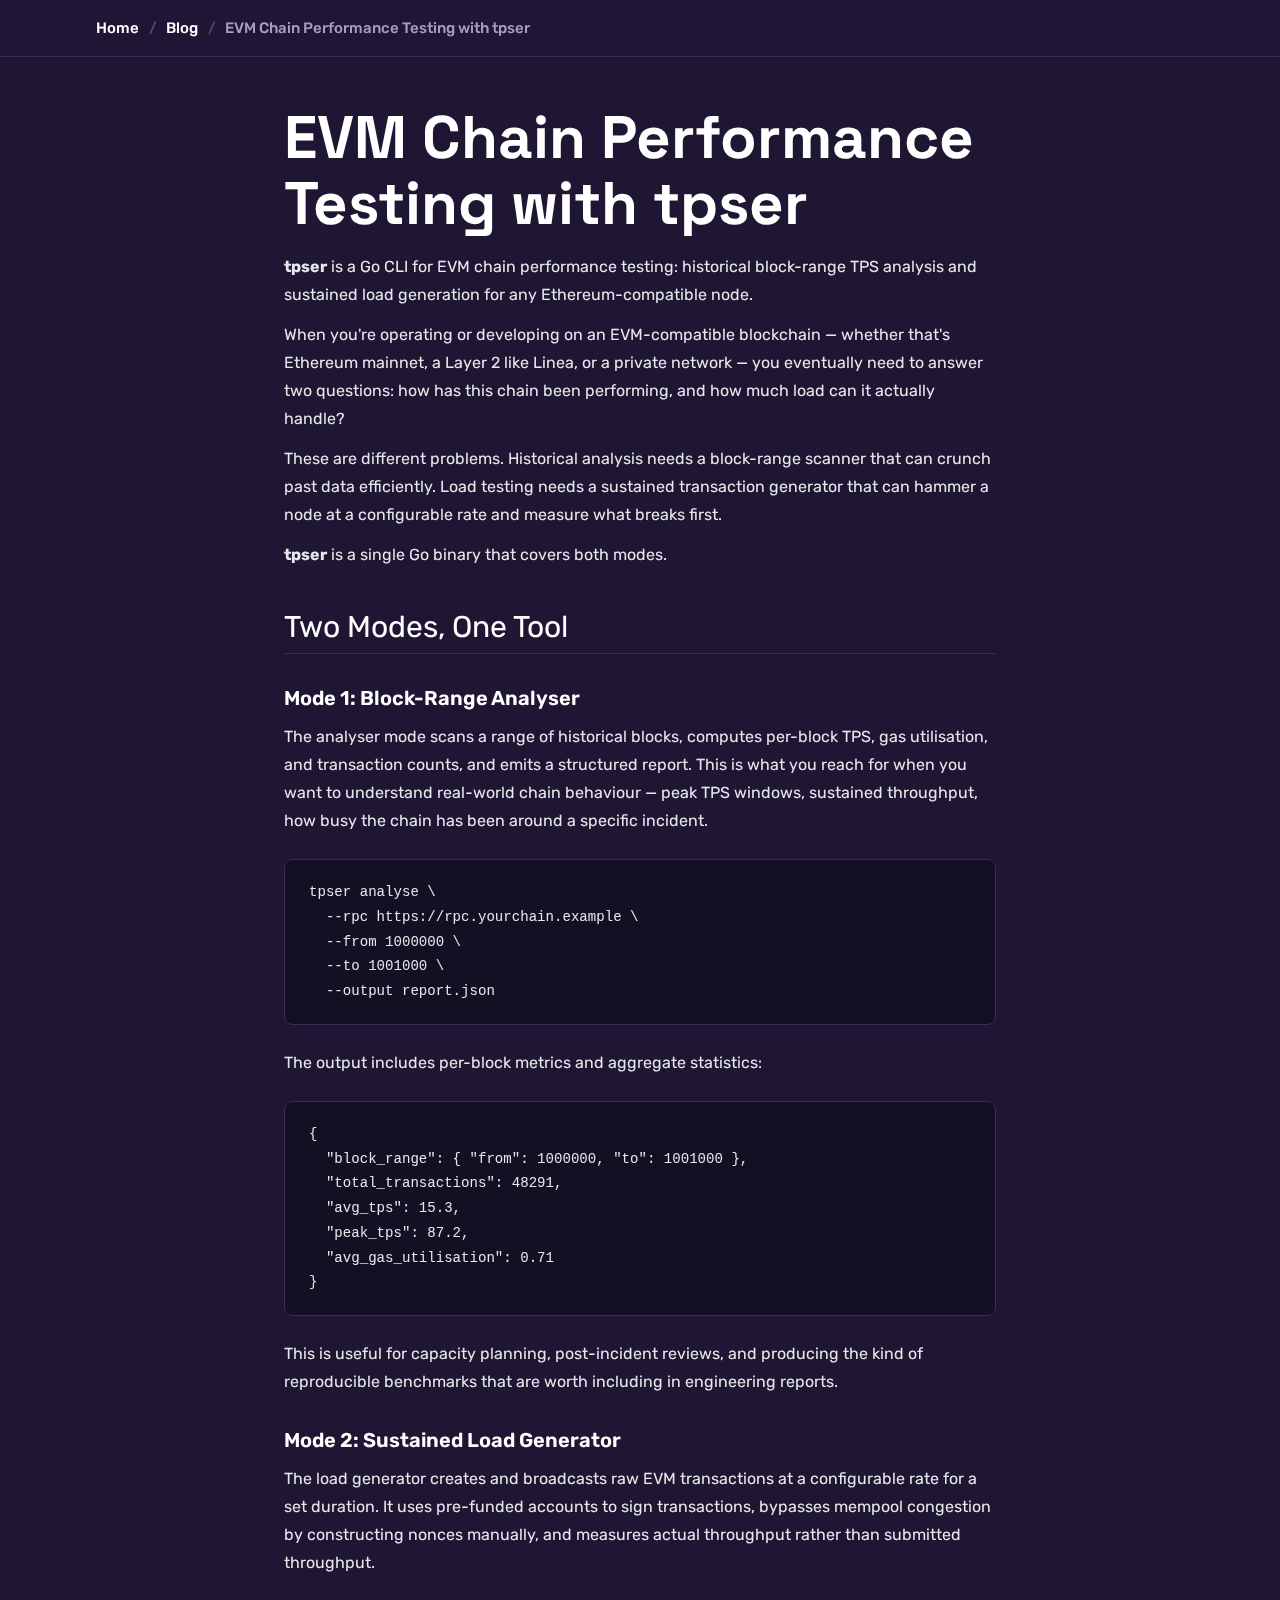
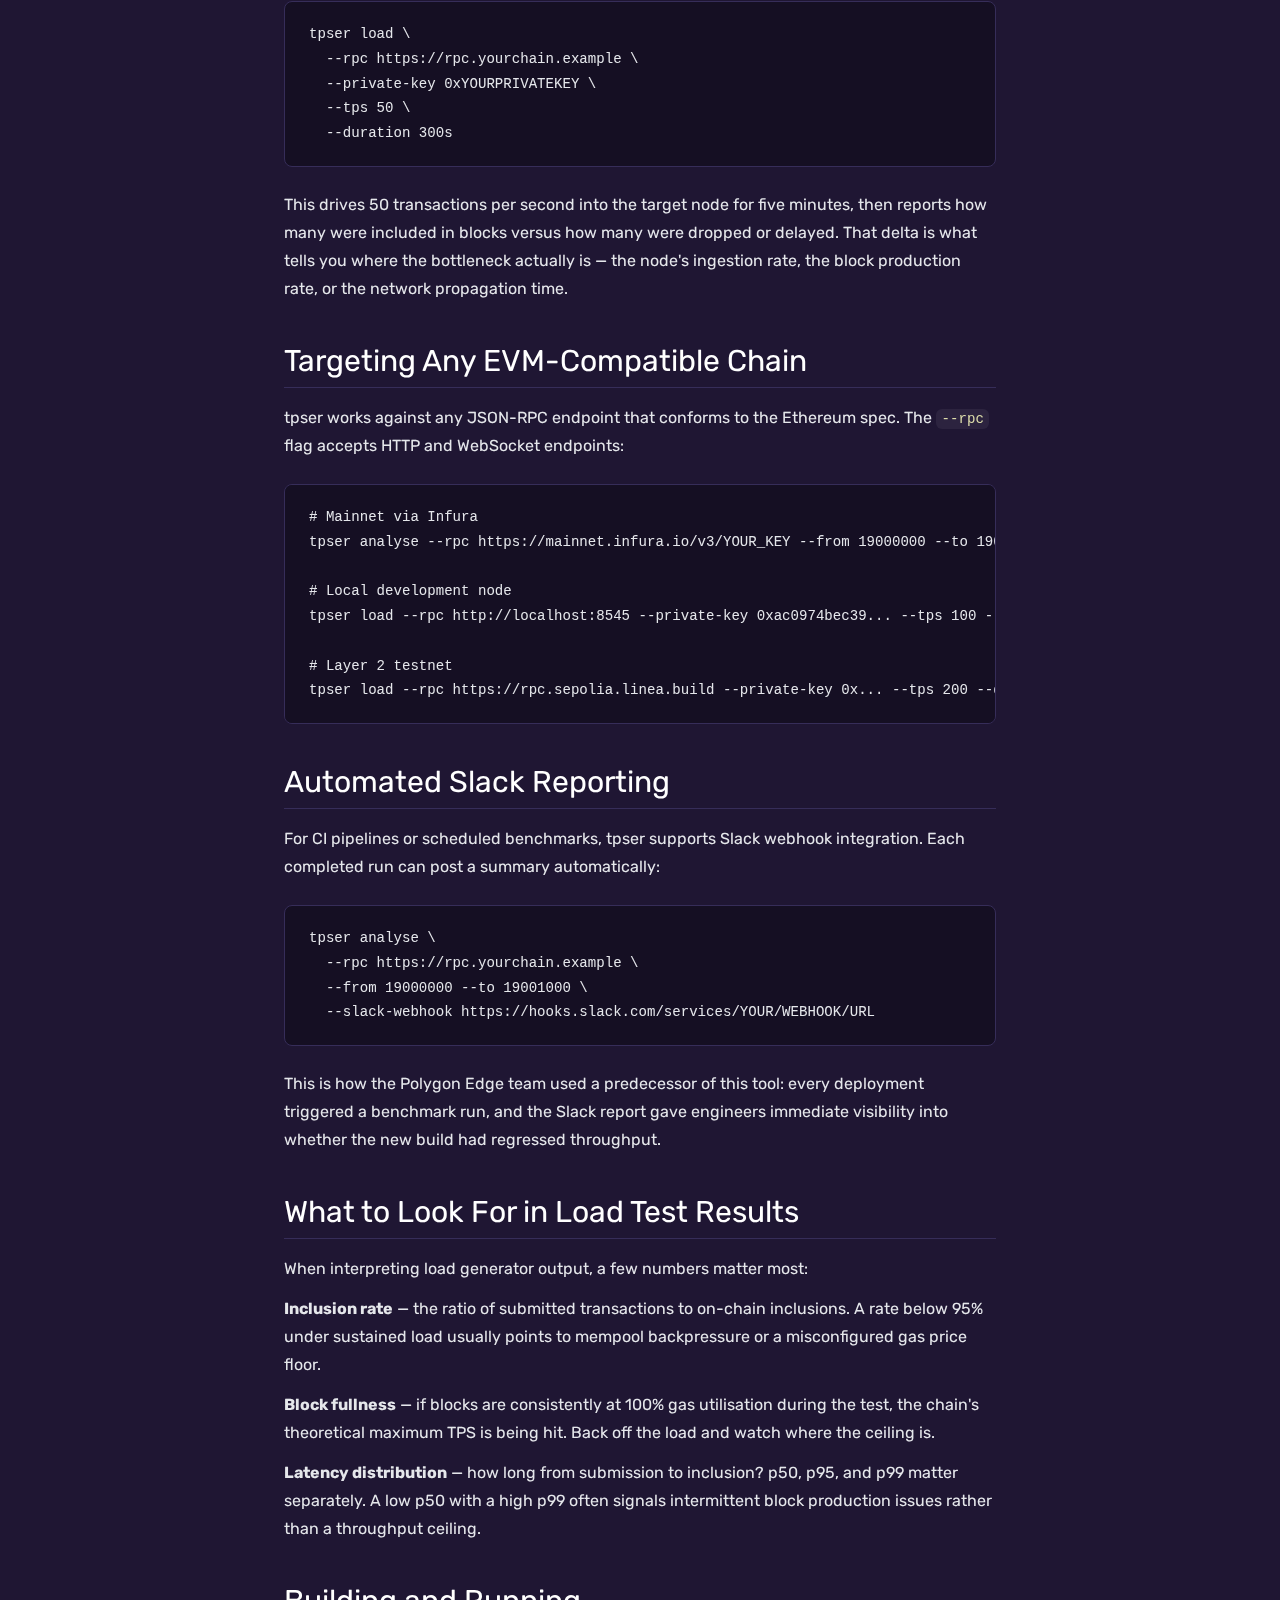
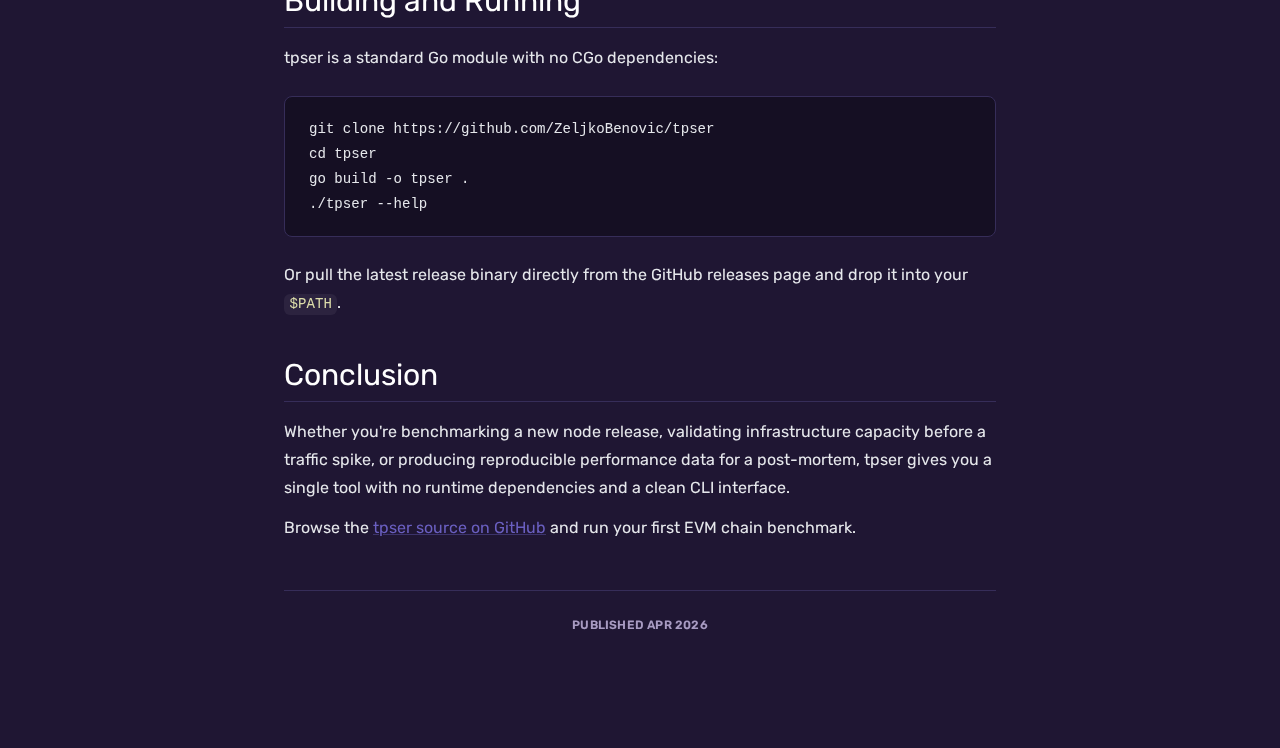
<file: blog/2026/04/16/evm-chain-performance-testing-with-tpser/index.html>
<!doctype html><html lang="en" data-theme="dark"><head><meta charset="UTF-8"><meta name="viewport" content="width=device-width, initial-scale=1.0"><title>EVM Chain Performance Testing with tpser – Željko Benović</title><meta name="description" content="tpser is a Go CLI for EVM chain performance testing: historical block-range TPS analysis and sustained load generation for any Ethereum-compatible node."><link rel="canonical" href="https://zeljkobenovic.com/blog/2026/04/16/evm-chain-performance-testing-with-tpser/"><meta property="og:title" content="EVM Chain Performance Testing with tpser – Željko Benović"><meta property="og:type" content="article"><meta property="og:description" content="tpser is a Go CLI for EVM chain performance testing: historical block-range TPS analysis and sustained load generation for any Ethereum-compatible node."><meta property="og:url" content="https://zeljkobenovic.com/blog/2026/04/16/evm-chain-performance-testing-with-tpser/"><link rel="preconnect" href="https://fonts.googleapis.com"><link rel="preconnect" href="https://fonts.gstatic.com" crossorigin><style>/* ─── FONT IMPORT ──────────────────────────────────────────────────────────── */
@import url('https://fonts.googleapis.com/css2?family=Rubik:wght@400;500;600;700&family=Space+Grotesk:wght@500;700&display=swap');

/* ─── CSS VARIABLES ────────────────────────────────────────────────────────── */
:root {
    /* Backgrounds */
    --bg:          #1f1633;
    --bg-deep:     #150f23;
    --bg-card:     rgba(255, 255, 255, 0.04);
    --bg-hover:    rgba(255, 255, 255, 0.07);

    /* Borders */
    --border:      #362d59;
    --border-mid:  #584674;

    /* Text */
    --text:        #ffffff;
    --text-muted:  #e5e7eb;
    --text-dim:    #a89bc2;

    /* Interactive */
    --purple:      #6a5fc1;
    --purple-btn:  #79628c;
    --purple-deep: #422082;

    /* Accents */
    --lime:        #c2ef4e;
    --coral:       #ffb287;
    --pink:        #fa7faa;

    /* Code */
    --code:        #dcdcaa;

    /* Shadows */
    --shadow-ambient:  rgba(22, 15, 36, 0.9) 0px 4px 4px 9px;
    --shadow-card:     rgba(0, 0, 0, 0.1) 0px 10px 15px -3px;
    --shadow-btn:      rgba(0, 0, 0, 0.1) 0px 1px 3px 0px inset;
    --shadow-elevated: rgba(0, 0, 0, 0.18) 0px 0.5rem 1.5rem;

    /* Type */
    --font:         'Rubik', -apple-system, system-ui, 'Segoe UI', Helvetica, Arial, sans-serif;
    --font-display: 'Space Grotesk', 'Rubik', sans-serif;
    --font-mono:    'Monaco', 'Menlo', 'Ubuntu Mono', monospace;

    --radius:     8px;
    --transition: all 0.25s ease;
}

/* ─── RESET ────────────────────────────────────────────────────────────────── */
*, *::before, *::after {
    box-sizing: border-box;
    margin: 0;
    padding: 0;
}

/* ─── BASE ─────────────────────────────────────────────────────────────────── */
body {
    font-family: var(--font);
    background-color: var(--bg);
    color: var(--text-muted);
    min-height: 100vh;
    padding: 0 0 5rem;
    line-height: 1.6;
}

/* ─── CONTAINER ────────────────────────────────────────────────────────────── */
.container {
    max-width: 1152px;
    width: 100%;
    margin: 0 auto;
    padding: 0 2rem;
}

/* ─── DIVIDER ──────────────────────────────────────────────────────────────── */
.divider {
    border: none;
    height: 1px;
    background: var(--border);
    margin: 4rem 0;
    opacity: 0.7;
}

/* ─── SECTION ──────────────────────────────────────────────────────────────── */
.section {
    margin-bottom: 0.5rem;
}

.section-header {
    font-family: var(--font);
    font-size: 1.88rem;
    font-weight: 400;
    color: var(--text);
    margin-bottom: 2rem;
    line-height: 1.2;
    letter-spacing: normal;
}

/* ─── PROMPT ───────────────────────────────────────────────────────────────── */
.prompt {
    color: var(--lime);
    margin-right: 0.4rem;
    font-weight: 700;
}

/* ─── NAV BAR ──────────────────────────────────────────────────────────────── */
.topnav {
    position: sticky;
    top: 0;
    z-index: 100;
    background: rgba(31, 22, 51, 0.88);
    backdrop-filter: blur(18px) saturate(180%);
    -webkit-backdrop-filter: blur(18px) saturate(180%);
    border-bottom: 1px solid var(--border);
    margin-bottom: 0;
}

.topnav-inner {
    max-width: 1152px;
    margin: 0 auto;
    padding: 1rem 2rem;
    display: flex;
    align-items: center;
    gap: 0.4rem;
    font-family: var(--font);
    font-size: 0.94rem;
    font-weight: 500;
    color: var(--text-dim);
}

.topnav a {
    color: var(--text);
    text-decoration: none;
    font-weight: 500;
    transition: var(--transition);
}

.topnav a:hover {
    color: var(--purple);
}

.topnav .sep {
    color: var(--border-mid);
    margin: 0 0.2rem;
}

.topnav .crumb {
    color: var(--text-dim);
}

/* ─── HERO ─────────────────────────────────────────────────────────────────── */
.hero {
    display: flex;
    flex-direction: column;
    align-items: flex-start;
    gap: 1.5rem;
    padding: 5rem 0 3rem;
}

.hero-avatar {
    display: flex;
    align-items: center;
    gap: 1.5rem;
}

.avatar {
    width: 96px;
    height: 96px;
    border-radius: 50%;
    object-fit: cover;
    border: 2px solid var(--border-mid);
    box-shadow: var(--shadow-ambient);
    flex-shrink: 0;
}

.hero-text {
    display: flex;
    flex-direction: column;
    gap: 0.75rem;
    width: 100%;
}

/* ─── HERO HEADING / GLITCH ────────────────────────────────────────────────── */
h1.glitch {
    font-family: var(--font-display);
    font-size: 3.75rem;
    font-weight: 700;
    color: var(--text);
    position: relative;
    display: inline-block;
    letter-spacing: normal;
    line-height: 1.1;
}

h1.glitch:hover {
    animation: glitch 0.4s steps(2, end) infinite;
}

h1.glitch::before,
h1.glitch::after {
    content: attr(data-text);
    position: absolute;
    top: 0;
    left: 0;
    width: 100%;
    height: 100%;
    opacity: 0;
}

h1.glitch:hover::before {
    color: var(--purple);
    animation: glitch-before 0.4s steps(2, end) infinite;
    clip-path: polygon(0 0, 100% 0, 100% 35%, 0 35%);
    transform: translateX(-3px);
    opacity: 0.8;
}

h1.glitch:hover::after {
    color: var(--pink);
    animation: glitch-after 0.4s steps(2, end) infinite;
    clip-path: polygon(0 65%, 100% 65%, 100% 100%, 0 100%);
    transform: translateX(3px);
    opacity: 0.8;
}

@keyframes glitch {
    0%   { transform: translate(0); }
    20%  { transform: translate(-2px, 1px); }
    40%  { transform: translate(2px, -1px); }
    60%  { transform: translate(-1px, 2px); }
    80%  { transform: translate(1px, -2px); }
    100% { transform: translate(0); }
}

@keyframes glitch-before {
    0%   { transform: translateX(-3px); }
    50%  { transform: translateX(3px); }
    100% { transform: translateX(-3px); }
}

@keyframes glitch-after {
    0%   { transform: translateX(3px); }
    50%  { transform: translateX(-3px); }
    100% { transform: translateX(3px); }
}

/* ─── HERO SUBTEXT ─────────────────────────────────────────────────────────── */
.hero-title {
    font-family: var(--font);
    font-size: 1.25rem;
    font-weight: 600;
    color: var(--lime);
    letter-spacing: 0.2px;
    text-transform: uppercase;
    line-height: 1.25;
}

.bio {
    font-size: 1rem;
    font-weight: 400;
    color: var(--text-muted);
    line-height: 1.6;
    max-width: 680px;
}

/* ─── ROLE CHIPS ───────────────────────────────────────────────────────────── */
.role-chips {
    display: flex;
    flex-wrap: wrap;
    gap: 0.5rem;
    margin-top: 0.25rem;
}

.chip {
    background: rgba(106, 95, 193, 0.12);
    border: 1px solid var(--border-mid);
    color: var(--text-muted);
    border-radius: 18px;
    padding: 0.25rem 0.75rem;
    font-size: 0.75rem;
    font-weight: 600;
    letter-spacing: 0.25px;
    text-transform: uppercase;
}

/* ─── HERO LINKS ───────────────────────────────────────────────────────────── */
.hero-links {
    display: flex;
    flex-wrap: wrap;
    gap: 0.75rem;
    margin-top: 0.75rem;
}

.hero-link {
    display: inline-flex;
    align-items: center;
    background: var(--purple-btn);
    color: #ffffff;
    text-decoration: none;
    font-family: var(--font);
    font-size: 0.88rem;
    font-weight: 700;
    letter-spacing: 0.2px;
    text-transform: uppercase;
    padding: 8px 16px;
    border-radius: 13px;
    border: 1px solid var(--border-mid);
    box-shadow: var(--shadow-btn);
    transition: var(--transition);
}

.hero-link:hover {
    box-shadow: var(--shadow-elevated);
    color: #ffffff;
}

/* ─── SKILLS ───────────────────────────────────────────────────────────────── */
.skills-grid {
    display: flex;
    flex-direction: column;
    gap: 1.5rem;
}

.skill-category {
    display: flex;
    flex-direction: column;
    gap: 0.5rem;
}

.skill-cat-label {
    font-size: 0.63rem;
    font-weight: 600;
    color: var(--text-dim);
    letter-spacing: 0.25px;
    text-transform: uppercase;
    line-height: 1.8;
}

.skill-tags {
    display: flex;
    flex-wrap: wrap;
    gap: 0.5rem;
}

.skill-tag {
    background: var(--bg-card);
    border: 1px solid var(--border);
    color: var(--text-muted);
    border-radius: var(--radius);
    padding: 0.25rem 0.65rem;
    font-size: 0.88rem;
    font-weight: 400;
    transition: var(--transition);
}

.skill-tag:hover {
    border-color: var(--purple);
    color: var(--text);
}

/* ─── TIMELINE ─────────────────────────────────────────────────────────────── */
.timeline {
    padding: 0.5rem 0;
}

.outer {
    display: flex;
    flex-direction: column;
    gap: 1.25rem;
    border-left: 2px solid var(--border);
    padding-left: 1.5rem;
    margin-left: 0.5rem;
}

.card {
    position: relative;
}

.card::before {
    content: "";
    position: absolute;
    left: -1.875rem;
    top: 0.75rem;
    width: 10px;
    height: 10px;
    background: var(--bg);
    border: 2px solid var(--purple-btn);
    border-radius: 50%;
}

.info {
    background: var(--bg-card);
    border: 1px solid var(--border);
    border-radius: var(--radius);
    padding: 1.25rem 1.5rem;
    transition: var(--transition);
    backdrop-filter: blur(18px) saturate(180%);
}

.info:hover {
    border-color: var(--border-mid);
    background: var(--bg-hover);
}

.job-header {
    display: flex;
    justify-content: space-between;
    align-items: flex-start;
    gap: 1rem;
    margin-bottom: 0.75rem;
    flex-wrap: wrap;
}

.title {
    font-family: var(--font);
    font-size: 1.25rem;
    font-weight: 600;
    color: var(--text);
    line-height: 1.25;
}

.job-date {
    color: var(--lime);
    font-size: 0.75rem;
    font-weight: 600;
    letter-spacing: 0.2px;
    text-transform: uppercase;
    white-space: nowrap;
    flex-shrink: 0;
    line-height: 1.8;
}

.job-bullet {
    color: var(--text-muted);
    font-size: 1rem;
    line-height: 1.6;
    padding: 0.15rem 0;
    display: flex;
    gap: 0.5rem;
}

.bullet {
    color: var(--purple-btn);
    flex-shrink: 0;
    opacity: 0.7;
}

/* ─── PROJECT GRID ─────────────────────────────────────────────────────────── */
.project-grid {
    display: grid;
    grid-template-columns: repeat(2, 1fr);
    gap: 1rem;
}

.project-card {
    display: flex;
    flex-direction: column;
    gap: 0.75rem;
    background: var(--bg-card);
    border: 1px solid var(--border);
    border-radius: var(--radius);
    padding: 1.25rem 1.5rem;
    text-decoration: none;
    color: var(--text-muted);
    transition: var(--transition);
    box-shadow: var(--shadow-card);
}

.project-card:hover {
    border-color: var(--border-mid);
    background: var(--bg-hover);
    box-shadow: var(--shadow-elevated);
    transform: translateY(-2px);
}

.project-top {
    display: flex;
    justify-content: space-between;
    align-items: center;
}

.project-name {
    font-family: var(--font);
    font-size: 1.25rem;
    font-weight: 600;
    color: var(--text);
    line-height: 1.25;
}

.project-stars {
    color: var(--lime);
    font-size: 0.78rem;
    font-weight: 600;
    opacity: 0.9;
}

.project-desc {
    color: var(--text-muted);
    font-size: 1rem;
    font-weight: 400;
    line-height: 1.5;
    flex: 1;
}

.project-tags {
    display: flex;
    flex-wrap: wrap;
    gap: 0.4rem;
}

.tag {
    background: rgba(194, 239, 78, 0.08);
    border: 1px solid rgba(194, 239, 78, 0.25);
    color: var(--lime);
    border-radius: 18px;
    padding: 0.15rem 0.65rem;
    font-size: 0.63rem;
    font-weight: 600;
    letter-spacing: 0.25px;
    text-transform: uppercase;
}

/* ─── BLOG POST LIST ───────────────────────────────────────────────────────── */
.post-list {
    display: flex;
    flex-direction: column;
    gap: 0.6rem;
}

.post-card {
    display: flex;
    justify-content: space-between;
    align-items: center;
    background: var(--bg-card);
    border: 1px solid var(--border);
    border-radius: var(--radius);
    padding: 1rem 1.25rem;
    text-decoration: none;
    transition: var(--transition);
}

.post-card:hover {
    border-color: var(--border-mid);
    background: var(--bg-hover);
}

.post-title {
    color: var(--text-muted);
    font-size: 1rem;
    font-weight: 400;
}

.post-arrow {
    color: var(--lime);
    opacity: 0.6;
    transition: var(--transition);
}

.post-card:hover .post-arrow {
    opacity: 1;
    transform: translateX(3px);
}

.empty {
    color: var(--text-dim);
    font-size: 1rem;
    font-style: italic;
}

/* ─── FOOTER ───────────────────────────────────────────────────────────────── */
.footer {
    margin-top: 5rem;
    padding-top: 2rem;
    border-top: 1px solid var(--border);
    font-size: 0.75rem;
    font-weight: 600;
    color: var(--text-dim);
    text-align: center;
    letter-spacing: 0.2px;
    text-transform: uppercase;
}

/* ─── NAV BAR (BREADCRUMB) ─────────────────────────────────────────────────── */
.topnav .prompt {
    color: var(--lime);
    margin-right: 0;
}

/* ─── POST PAGE ────────────────────────────────────────────────────────────── */
.post-container {
    max-width: 760px;
    margin: 0 auto;
    padding: 3rem 1.5rem 2rem;
    color: var(--text-muted);
    font-family: var(--font);
    line-height: 1.75;
}

.post-container h1 {
    font-family: var(--font-display);
    font-size: 3.75rem;
    font-weight: 700;
    color: var(--text);
    margin-bottom: 1rem;
    line-height: 1.1;
}

.post-container h2 {
    font-family: var(--font);
    font-size: 1.88rem;
    font-weight: 400;
    color: var(--text);
    margin: 2.5rem 0 1rem;
    border-bottom: 1px solid var(--border);
    padding-bottom: 0.5rem;
    line-height: 1.2;
}

.post-container h3 {
    font-family: var(--font);
    font-size: 1.25rem;
    font-weight: 600;
    color: var(--text);
    margin: 2rem 0 0.75rem;
    line-height: 1.25;
}

.post-container p {
    margin: 0.75rem 0;
    color: var(--text-muted);
    font-size: 1rem;
    line-height: 1.75;
}

.post-container pre {
    background: var(--bg-deep);
    border: 1px solid var(--border);
    border-radius: var(--radius);
    padding: 1.25rem 1.5rem;
    overflow-x: auto;
    margin: 1.5rem 0;
}

.post-container code {
    font-family: var(--font-mono);
    color: var(--code);
    background: rgba(255, 255, 255, 0.06);
    padding: 0.15rem 0.35rem;
    border-radius: 6px;
    font-size: 0.88em;
}

.post-container pre code {
    background: transparent;
    padding: 0;
    color: var(--text-muted);
}

.post-container ul,
.post-container ol {
    margin: 0.75rem 0 0.75rem 1.5rem;
}

.post-container li {
    margin: 0.4rem 0;
    color: var(--text-muted);
}

.post-container a {
    color: var(--purple);
    text-decoration: underline;
    text-decoration-color: rgba(106, 95, 193, 0.4);
    transition: var(--transition);
}

.post-container a:hover {
    color: var(--lime);
    text-decoration-color: rgba(194, 239, 78, 0.4);
}

.post-meta {
    margin-top: 3rem;
    font-size: 0.75rem;
    font-weight: 600;
    color: var(--text-dim);
    text-align: center;
    border-top: 1px solid var(--border);
    padding-top: 1.5rem;
    text-transform: uppercase;
    letter-spacing: 0.2px;
}

/* ─── BLOG INDEX ───────────────────────────────────────────────────────────── */
.blog-header {
    font-family: var(--font-display);
    font-size: 3.75rem;
    font-weight: 700;
    color: var(--text);
    margin-bottom: 2rem;
    line-height: 1.1;
    padding-top: 4rem;
}

.blog-list {
    display: flex;
    flex-direction: column;
    gap: 0.75rem;
}

.blog-link {
    display: flex;
    justify-content: space-between;
    align-items: center;
    background: var(--bg-card);
    border: 1px solid var(--border);
    border-radius: var(--radius);
    padding: 1rem 1.25rem;
    text-decoration: none;
    color: var(--text-muted);
    font-size: 1rem;
    font-weight: 400;
    transition: var(--transition);
    box-shadow: var(--shadow-card);
}

.blog-link:hover {
    border-color: var(--border-mid);
    background: var(--bg-hover);
    color: var(--text);
}

/* ─── SOCIAL ICONS ─────────────────────────────────────────────────────────── */
.social-icons {
    display: flex;
    gap: 1rem;
    align-items: center;
}

.social-icons a {
    color: var(--text-dim);
    transition: var(--transition);
    display: flex;
    align-items: center;
}

.social-icons a svg {
    fill: currentColor;
}

.social-icons a:hover {
    color: var(--purple);
}

/* ─── RESPONSIVE ───────────────────────────────────────────────────────────── */
@media (max-width: 768px) {
    .container {
        padding: 0 1.5rem;
    }

    .topnav-inner {
        padding: 0.75rem 1.5rem;
    }

    h1.glitch {
        font-size: 2.5rem;
    }

    .blog-header {
        font-size: 2.5rem;
        padding-top: 3rem;
    }

    .post-container h1 {
        font-size: 2.5rem;
    }

    .hero {
        padding: 3rem 0 2rem;
    }
}

@media (max-width: 640px) {
    body {
        padding: 0 0 3rem;
    }

    .container {
        padding: 0 1rem;
    }

    h1.glitch {
        font-size: 2rem;
    }

    .blog-header {
        font-size: 2rem;
    }

    .post-container h1 {
        font-size: 2rem;
    }

    .project-grid {
        grid-template-columns: 1fr;
    }

    .job-header {
        flex-direction: column;
        gap: 0.25rem;
    }

    .hero-links {
        gap: 0.5rem;
    }

    .hero {
        padding: 2.5rem 0 1.5rem;
    }
}

@media (max-width: 480px) {
    .skills-grid {
        gap: 1rem;
    }

    .project-card:hover {
        transform: none;
    }
}
</style><script type="application/ld+json">{"@context":"https://schema.org","@graph":[{"@type":"BlogPosting","author":{"@type":"Person","name":"Željko Benović","url":"https://zeljkobenovic.com/"},"dateModified":"2026-04-16T20:52:28Z","datePublished":"2026-04-16T20:52:28Z","description":"tpser is a Go CLI for EVM chain performance testing: historical block-range TPS analysis and sustained load generation for any Ethereum-compatible node.","headline":"EVM Chain Performance Testing with tpser","keywords":"Kubernetes, SRE, Platform Engineering, DevSecOps, Go, DevOps","mainEntityOfPage":{"@id":"https://zeljkobenovic.com/blog/2026/04/16/evm-chain-performance-testing-with-tpser/","@type":"WebPage"},"publisher":{"@type":"Person","name":"Željko Benović"},"url":"https://zeljkobenovic.com/blog/2026/04/16/evm-chain-performance-testing-with-tpser/"},{"@type":"BreadcrumbList","itemListElement":[{"@type":"ListItem","item":"https://zeljkobenovic.com/","name":"Home","position":1},{"@type":"ListItem","item":"https://zeljkobenovic.com/blog/","name":"Blog","position":2},{"@type":"ListItem","name":"EVM Chain Performance Testing with tpser","position":3}]}]}</script></head><body><nav class="topnav"><div class="topnav-inner"><a href="/">Home</a> <span class="sep">/</span> <a href="/blog">Blog</a> <span class="sep">/</span> <span class="crumb">EVM Chain Performance Testing with tpser</span></div></nav><div class="container post-container"><h1>EVM Chain Performance Testing with tpser</h1>
<p><strong>tpser</strong> is a Go CLI for EVM chain performance testing: historical block-range TPS analysis and sustained load generation for any Ethereum-compatible node.</p>
<p>When you're operating or developing on an EVM-compatible blockchain — whether that's Ethereum mainnet, a Layer 2 like Linea, or a private network — you eventually need to answer two questions: how has this chain been performing, and how much load can it actually handle?</p>
<p>These are different problems. Historical analysis needs a block-range scanner that can crunch past data efficiently. Load testing needs a sustained transaction generator that can hammer a node at a configurable rate and measure what breaks first.</p>
<p><strong>tpser</strong> is a single Go binary that covers both modes.</p>
<h2>Two Modes, One Tool</h2>
<h3>Mode 1: Block-Range Analyser</h3>
<p>The analyser mode scans a range of historical blocks, computes per-block TPS, gas utilisation, and transaction counts, and emits a structured report. This is what you reach for when you want to understand real-world chain behaviour — peak TPS windows, sustained throughput, how busy the chain has been around a specific incident.</p>
<pre><code class="language-bash">tpser analyse \
  --rpc https://rpc.yourchain.example \
  --from 1000000 \
  --to 1001000 \
  --output report.json
</code></pre>
<p>The output includes per-block metrics and aggregate statistics:</p>
<pre><code class="language-json">{
  &quot;block_range&quot;: { &quot;from&quot;: 1000000, &quot;to&quot;: 1001000 },
  &quot;total_transactions&quot;: 48291,
  &quot;avg_tps&quot;: 15.3,
  &quot;peak_tps&quot;: 87.2,
  &quot;avg_gas_utilisation&quot;: 0.71
}
</code></pre>
<p>This is useful for capacity planning, post-incident reviews, and producing the kind of reproducible benchmarks that are worth including in engineering reports.</p>
<h3>Mode 2: Sustained Load Generator</h3>
<p>The load generator creates and broadcasts raw EVM transactions at a configurable rate for a set duration. It uses pre-funded accounts to sign transactions, bypasses mempool congestion by constructing nonces manually, and measures actual throughput rather than submitted throughput.</p>
<pre><code class="language-bash">tpser load \
  --rpc https://rpc.yourchain.example \
  --private-key 0xYOURPRIVATEKEY \
  --tps 50 \
  --duration 300s
</code></pre>
<p>This drives 50 transactions per second into the target node for five minutes, then reports how many were included in blocks versus how many were dropped or delayed. That delta is what tells you where the bottleneck actually is — the node's ingestion rate, the block production rate, or the network propagation time.</p>
<h2>Targeting Any EVM-Compatible Chain</h2>
<p>tpser works against any JSON-RPC endpoint that conforms to the Ethereum spec. The <code>--rpc</code> flag accepts HTTP and WebSocket endpoints:</p>
<pre><code class="language-bash"># Mainnet via Infura
tpser analyse --rpc https://mainnet.infura.io/v3/YOUR_KEY --from 19000000 --to 19001000

# Local development node
tpser load --rpc http://localhost:8545 --private-key 0xac0974bec39... --tps 100 --duration 60s

# Layer 2 testnet
tpser load --rpc https://rpc.sepolia.linea.build --private-key 0x... --tps 200 --duration 120s
</code></pre>
<h2>Automated Slack Reporting</h2>
<p>For CI pipelines or scheduled benchmarks, tpser supports Slack webhook integration. Each completed run can post a summary automatically:</p>
<pre><code class="language-bash">tpser analyse \
  --rpc https://rpc.yourchain.example \
  --from 19000000 --to 19001000 \
  --slack-webhook https://hooks.slack.com/services/YOUR/WEBHOOK/URL
</code></pre>
<p>This is how the Polygon Edge team used a predecessor of this tool: every deployment triggered a benchmark run, and the Slack report gave engineers immediate visibility into whether the new build had regressed throughput.</p>
<h2>What to Look For in Load Test Results</h2>
<p>When interpreting load generator output, a few numbers matter most:</p>
<p><strong>Inclusion rate</strong> — the ratio of submitted transactions to on-chain inclusions. A rate below 95% under sustained load usually points to mempool backpressure or a misconfigured gas price floor.</p>
<p><strong>Block fullness</strong> — if blocks are consistently at 100% gas utilisation during the test, the chain's theoretical maximum TPS is being hit. Back off the load and watch where the ceiling is.</p>
<p><strong>Latency distribution</strong> — how long from submission to inclusion? p50, p95, and p99 matter separately. A low p50 with a high p99 often signals intermittent block production issues rather than a throughput ceiling.</p>
<h2>Building and Running</h2>
<p>tpser is a standard Go module with no CGo dependencies:</p>
<pre><code class="language-bash">git clone https://github.com/ZeljkoBenovic/tpser
cd tpser
go build -o tpser .
./tpser --help
</code></pre>
<p>Or pull the latest release binary directly from the GitHub releases page and drop it into your <code>$PATH</code>.</p>
<h2>Conclusion</h2>
<p>Whether you're benchmarking a new node release, validating infrastructure capacity before a traffic spike, or producing reproducible performance data for a post-mortem, tpser gives you a single tool with no runtime dependencies and a clean CLI interface.</p>
<p>Browse the <a href="https://github.com/ZeljkoBenovic/tpser">tpser source on GitHub</a> and run your first EVM chain benchmark.</p>
<div class="post-meta">published Apr 2026</div></div></body></html>
</file>
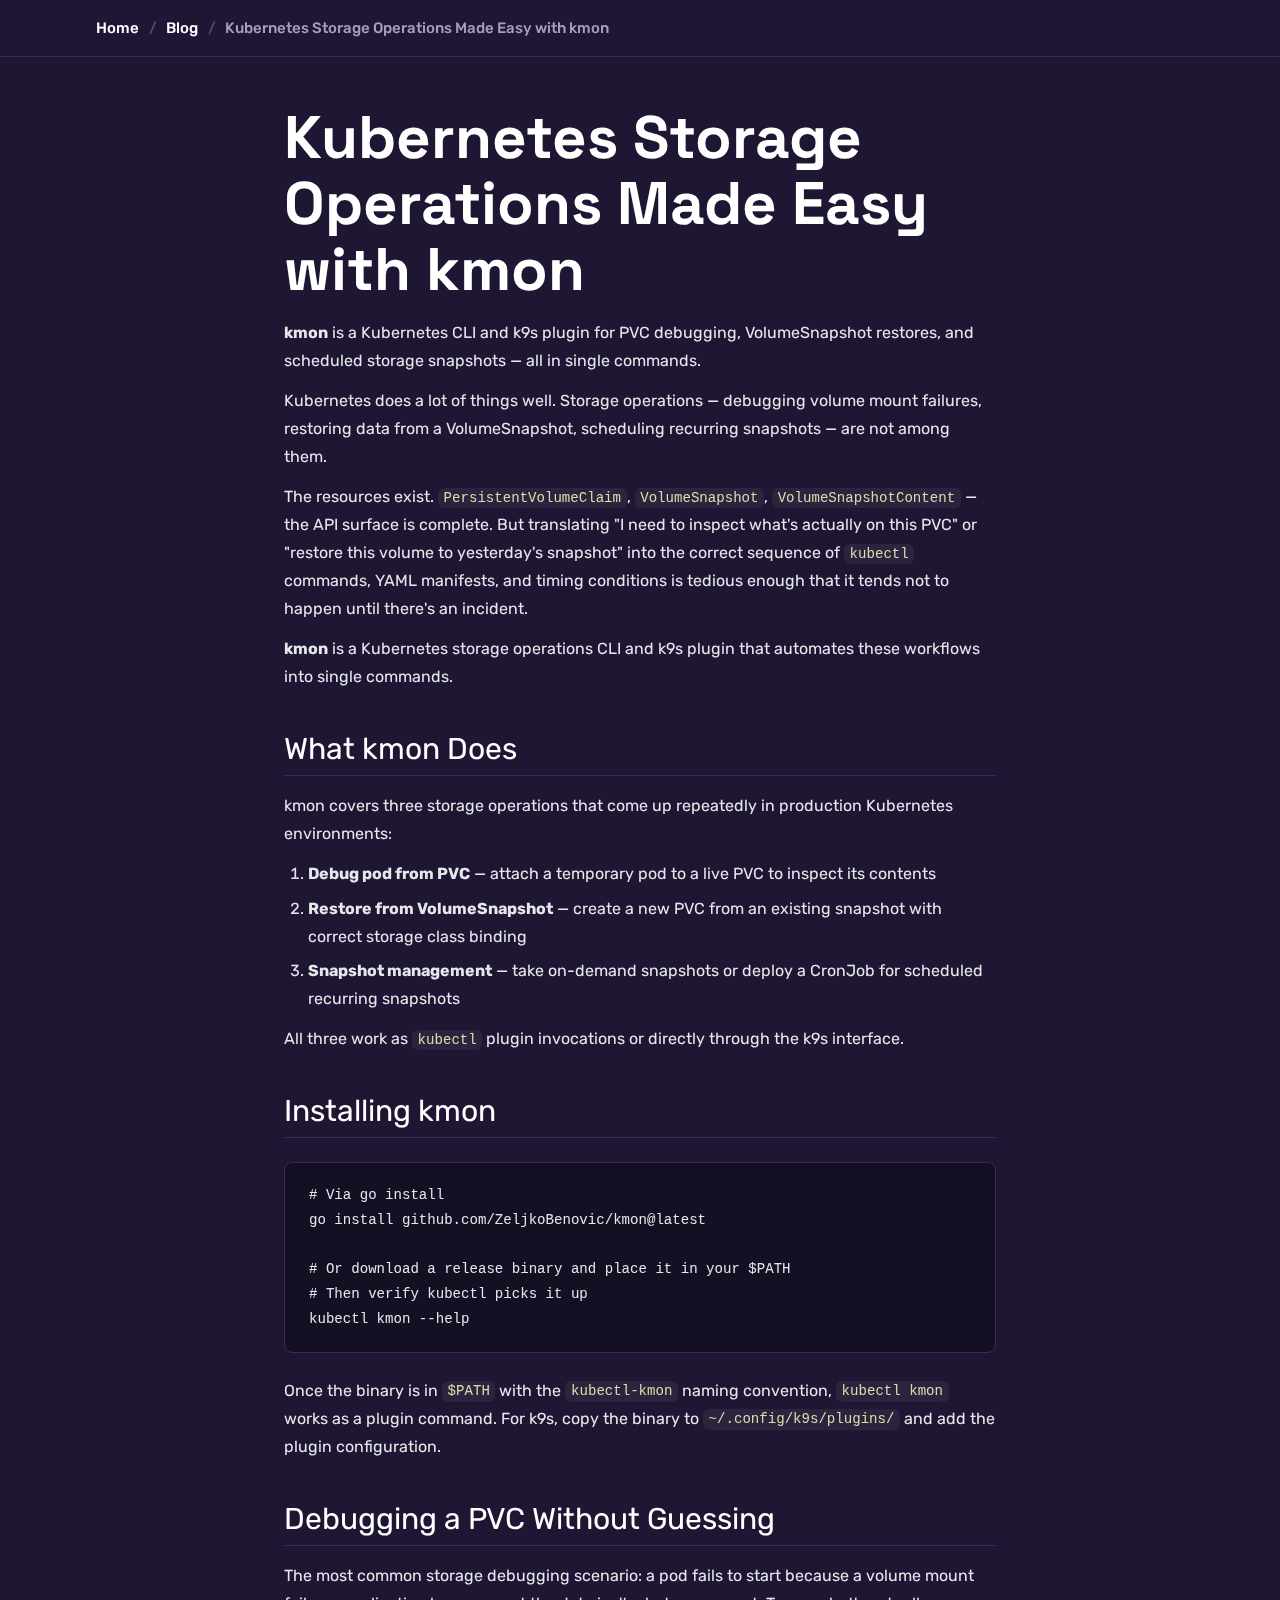
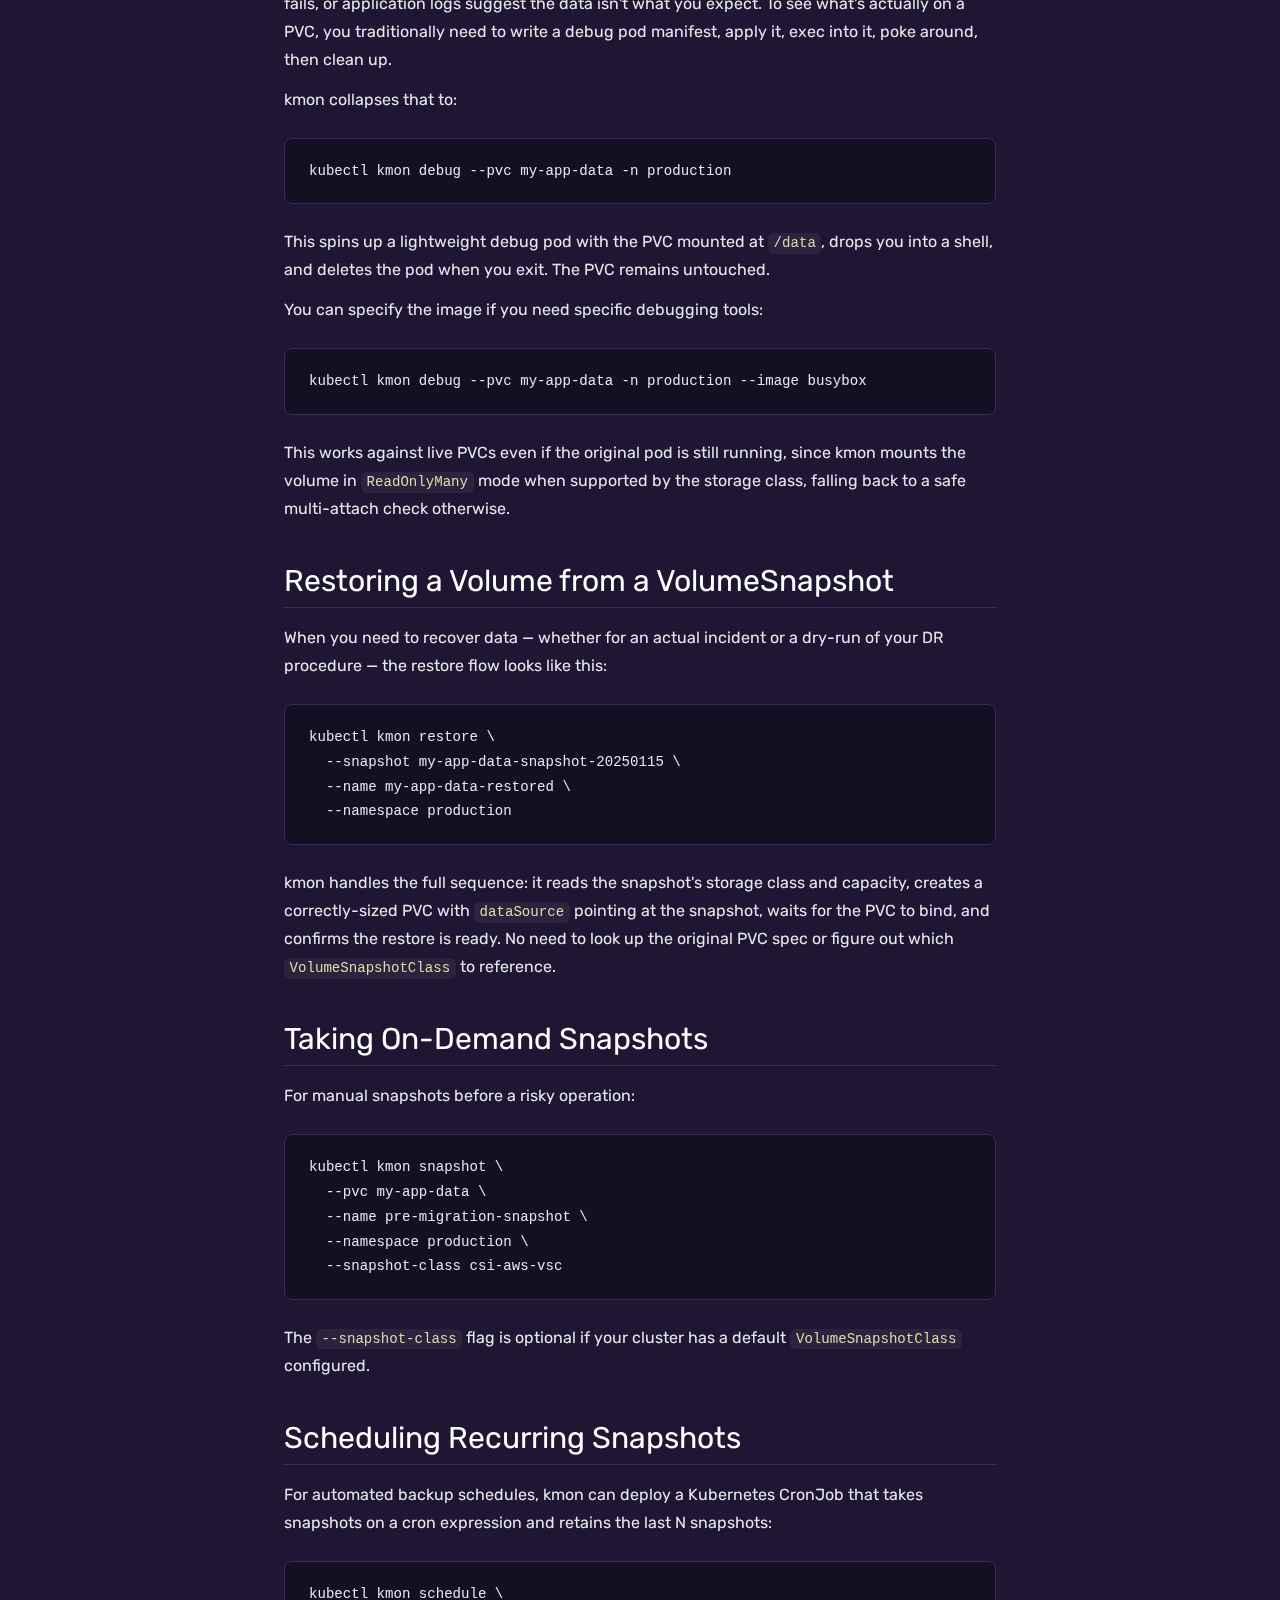
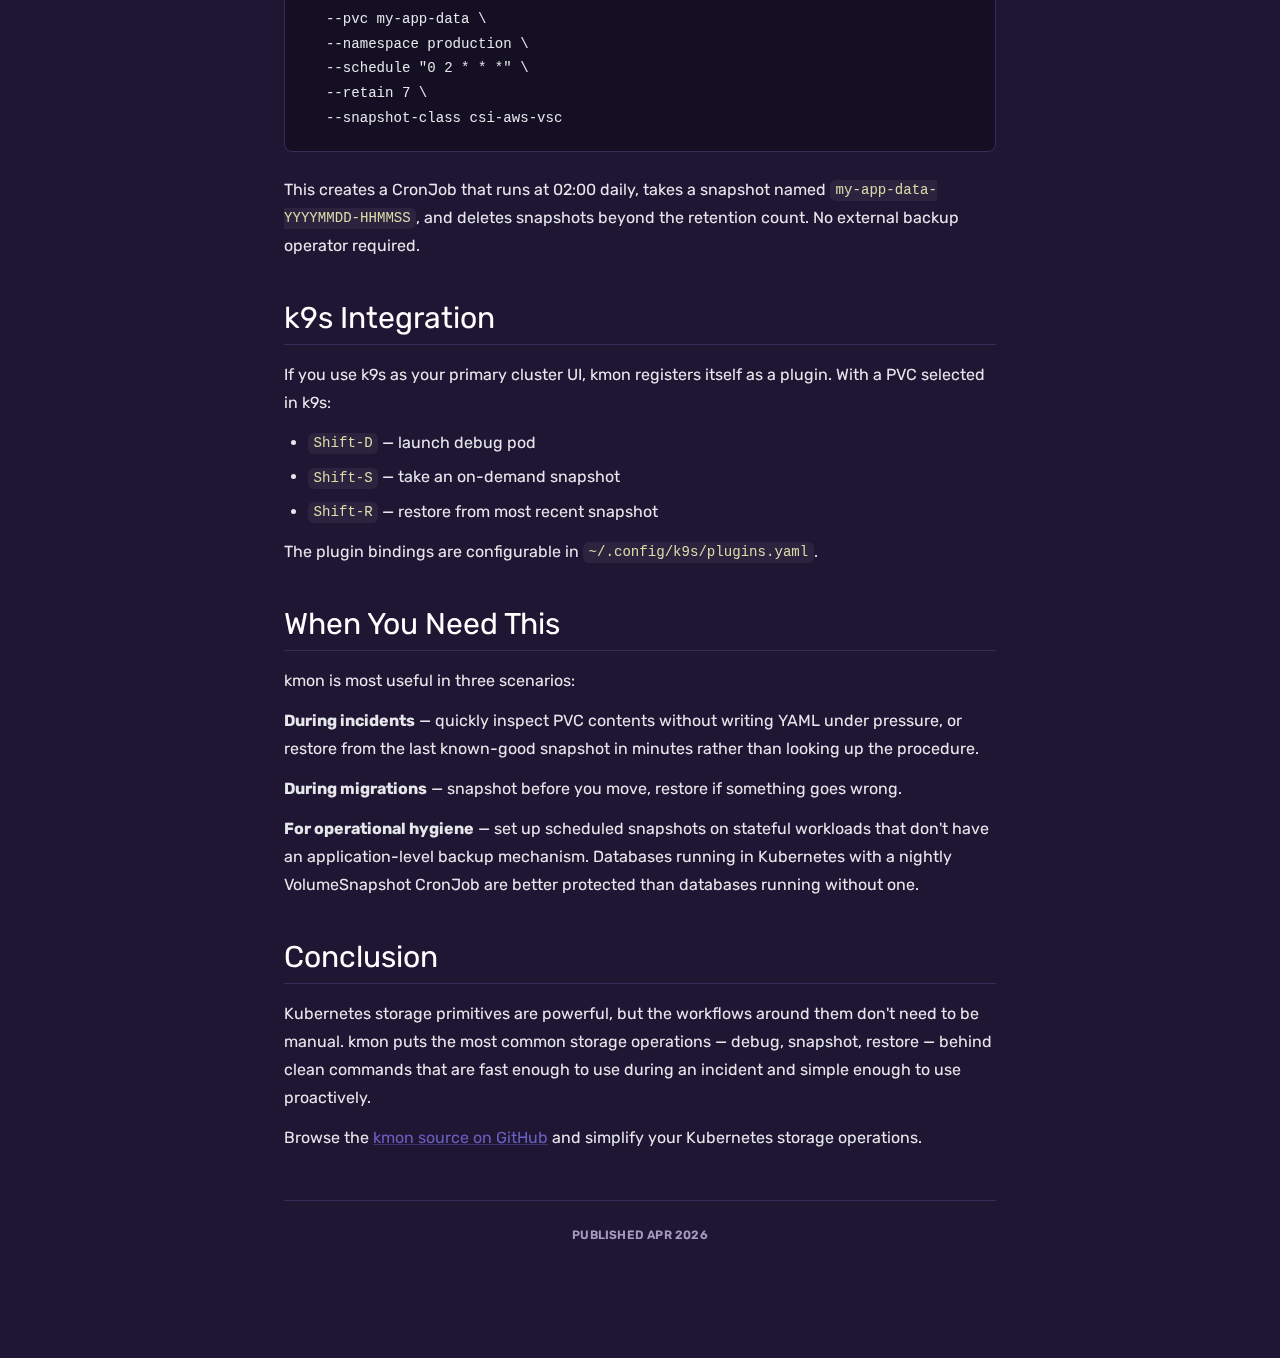
<file: blog/2026/04/16/kubernetes-pvc-snapshot-management-with-kmon/index.html>
<!doctype html><html lang="en" data-theme="dark"><head><meta charset="UTF-8"><meta name="viewport" content="width=device-width, initial-scale=1.0"><title>Kubernetes Storage Operations Made Easy with kmon – Željko Benović</title><meta name="description" content="kmon is a Kubernetes CLI and k9s plugin for PVC debugging, VolumeSnapshot restores, and scheduled storage snapshots — all in single commands."><link rel="canonical" href="https://zeljkobenovic.com/blog/2026/04/16/kubernetes-pvc-snapshot-management-with-kmon/"><meta property="og:title" content="Kubernetes Storage Operations Made Easy with kmon – Željko Benović"><meta property="og:type" content="article"><meta property="og:description" content="kmon is a Kubernetes CLI and k9s plugin for PVC debugging, VolumeSnapshot restores, and scheduled storage snapshots — all in single commands."><meta property="og:url" content="https://zeljkobenovic.com/blog/2026/04/16/kubernetes-pvc-snapshot-management-with-kmon/"><link rel="preconnect" href="https://fonts.googleapis.com"><link rel="preconnect" href="https://fonts.gstatic.com" crossorigin><style>/* ─── FONT IMPORT ──────────────────────────────────────────────────────────── */
@import url('https://fonts.googleapis.com/css2?family=Rubik:wght@400;500;600;700&family=Space+Grotesk:wght@500;700&display=swap');

/* ─── CSS VARIABLES ────────────────────────────────────────────────────────── */
:root {
    /* Backgrounds */
    --bg:          #1f1633;
    --bg-deep:     #150f23;
    --bg-card:     rgba(255, 255, 255, 0.04);
    --bg-hover:    rgba(255, 255, 255, 0.07);

    /* Borders */
    --border:      #362d59;
    --border-mid:  #584674;

    /* Text */
    --text:        #ffffff;
    --text-muted:  #e5e7eb;
    --text-dim:    #a89bc2;

    /* Interactive */
    --purple:      #6a5fc1;
    --purple-btn:  #79628c;
    --purple-deep: #422082;

    /* Accents */
    --lime:        #c2ef4e;
    --coral:       #ffb287;
    --pink:        #fa7faa;

    /* Code */
    --code:        #dcdcaa;

    /* Shadows */
    --shadow-ambient:  rgba(22, 15, 36, 0.9) 0px 4px 4px 9px;
    --shadow-card:     rgba(0, 0, 0, 0.1) 0px 10px 15px -3px;
    --shadow-btn:      rgba(0, 0, 0, 0.1) 0px 1px 3px 0px inset;
    --shadow-elevated: rgba(0, 0, 0, 0.18) 0px 0.5rem 1.5rem;

    /* Type */
    --font:         'Rubik', -apple-system, system-ui, 'Segoe UI', Helvetica, Arial, sans-serif;
    --font-display: 'Space Grotesk', 'Rubik', sans-serif;
    --font-mono:    'Monaco', 'Menlo', 'Ubuntu Mono', monospace;

    --radius:     8px;
    --transition: all 0.25s ease;
}

/* ─── RESET ────────────────────────────────────────────────────────────────── */
*, *::before, *::after {
    box-sizing: border-box;
    margin: 0;
    padding: 0;
}

/* ─── BASE ─────────────────────────────────────────────────────────────────── */
body {
    font-family: var(--font);
    background-color: var(--bg);
    color: var(--text-muted);
    min-height: 100vh;
    padding: 0 0 5rem;
    line-height: 1.6;
}

/* ─── CONTAINER ────────────────────────────────────────────────────────────── */
.container {
    max-width: 1152px;
    width: 100%;
    margin: 0 auto;
    padding: 0 2rem;
}

/* ─── DIVIDER ──────────────────────────────────────────────────────────────── */
.divider {
    border: none;
    height: 1px;
    background: var(--border);
    margin: 4rem 0;
    opacity: 0.7;
}

/* ─── SECTION ──────────────────────────────────────────────────────────────── */
.section {
    margin-bottom: 0.5rem;
}

.section-header {
    font-family: var(--font);
    font-size: 1.88rem;
    font-weight: 400;
    color: var(--text);
    margin-bottom: 2rem;
    line-height: 1.2;
    letter-spacing: normal;
}

/* ─── PROMPT ───────────────────────────────────────────────────────────────── */
.prompt {
    color: var(--lime);
    margin-right: 0.4rem;
    font-weight: 700;
}

/* ─── NAV BAR ──────────────────────────────────────────────────────────────── */
.topnav {
    position: sticky;
    top: 0;
    z-index: 100;
    background: rgba(31, 22, 51, 0.88);
    backdrop-filter: blur(18px) saturate(180%);
    -webkit-backdrop-filter: blur(18px) saturate(180%);
    border-bottom: 1px solid var(--border);
    margin-bottom: 0;
}

.topnav-inner {
    max-width: 1152px;
    margin: 0 auto;
    padding: 1rem 2rem;
    display: flex;
    align-items: center;
    gap: 0.4rem;
    font-family: var(--font);
    font-size: 0.94rem;
    font-weight: 500;
    color: var(--text-dim);
}

.topnav a {
    color: var(--text);
    text-decoration: none;
    font-weight: 500;
    transition: var(--transition);
}

.topnav a:hover {
    color: var(--purple);
}

.topnav .sep {
    color: var(--border-mid);
    margin: 0 0.2rem;
}

.topnav .crumb {
    color: var(--text-dim);
}

/* ─── HERO ─────────────────────────────────────────────────────────────────── */
.hero {
    display: flex;
    flex-direction: column;
    align-items: flex-start;
    gap: 1.5rem;
    padding: 5rem 0 3rem;
}

.hero-avatar {
    display: flex;
    align-items: center;
    gap: 1.5rem;
}

.avatar {
    width: 96px;
    height: 96px;
    border-radius: 50%;
    object-fit: cover;
    border: 2px solid var(--border-mid);
    box-shadow: var(--shadow-ambient);
    flex-shrink: 0;
}

.hero-text {
    display: flex;
    flex-direction: column;
    gap: 0.75rem;
    width: 100%;
}

/* ─── HERO HEADING / GLITCH ────────────────────────────────────────────────── */
h1.glitch {
    font-family: var(--font-display);
    font-size: 3.75rem;
    font-weight: 700;
    color: var(--text);
    position: relative;
    display: inline-block;
    letter-spacing: normal;
    line-height: 1.1;
}

h1.glitch:hover {
    animation: glitch 0.4s steps(2, end) infinite;
}

h1.glitch::before,
h1.glitch::after {
    content: attr(data-text);
    position: absolute;
    top: 0;
    left: 0;
    width: 100%;
    height: 100%;
    opacity: 0;
}

h1.glitch:hover::before {
    color: var(--purple);
    animation: glitch-before 0.4s steps(2, end) infinite;
    clip-path: polygon(0 0, 100% 0, 100% 35%, 0 35%);
    transform: translateX(-3px);
    opacity: 0.8;
}

h1.glitch:hover::after {
    color: var(--pink);
    animation: glitch-after 0.4s steps(2, end) infinite;
    clip-path: polygon(0 65%, 100% 65%, 100% 100%, 0 100%);
    transform: translateX(3px);
    opacity: 0.8;
}

@keyframes glitch {
    0%   { transform: translate(0); }
    20%  { transform: translate(-2px, 1px); }
    40%  { transform: translate(2px, -1px); }
    60%  { transform: translate(-1px, 2px); }
    80%  { transform: translate(1px, -2px); }
    100% { transform: translate(0); }
}

@keyframes glitch-before {
    0%   { transform: translateX(-3px); }
    50%  { transform: translateX(3px); }
    100% { transform: translateX(-3px); }
}

@keyframes glitch-after {
    0%   { transform: translateX(3px); }
    50%  { transform: translateX(-3px); }
    100% { transform: translateX(3px); }
}

/* ─── HERO SUBTEXT ─────────────────────────────────────────────────────────── */
.hero-title {
    font-family: var(--font);
    font-size: 1.25rem;
    font-weight: 600;
    color: var(--lime);
    letter-spacing: 0.2px;
    text-transform: uppercase;
    line-height: 1.25;
}

.bio {
    font-size: 1rem;
    font-weight: 400;
    color: var(--text-muted);
    line-height: 1.6;
    max-width: 680px;
}

/* ─── ROLE CHIPS ───────────────────────────────────────────────────────────── */
.role-chips {
    display: flex;
    flex-wrap: wrap;
    gap: 0.5rem;
    margin-top: 0.25rem;
}

.chip {
    background: rgba(106, 95, 193, 0.12);
    border: 1px solid var(--border-mid);
    color: var(--text-muted);
    border-radius: 18px;
    padding: 0.25rem 0.75rem;
    font-size: 0.75rem;
    font-weight: 600;
    letter-spacing: 0.25px;
    text-transform: uppercase;
}

/* ─── HERO LINKS ───────────────────────────────────────────────────────────── */
.hero-links {
    display: flex;
    flex-wrap: wrap;
    gap: 0.75rem;
    margin-top: 0.75rem;
}

.hero-link {
    display: inline-flex;
    align-items: center;
    background: var(--purple-btn);
    color: #ffffff;
    text-decoration: none;
    font-family: var(--font);
    font-size: 0.88rem;
    font-weight: 700;
    letter-spacing: 0.2px;
    text-transform: uppercase;
    padding: 8px 16px;
    border-radius: 13px;
    border: 1px solid var(--border-mid);
    box-shadow: var(--shadow-btn);
    transition: var(--transition);
}

.hero-link:hover {
    box-shadow: var(--shadow-elevated);
    color: #ffffff;
}

/* ─── SKILLS ───────────────────────────────────────────────────────────────── */
.skills-grid {
    display: flex;
    flex-direction: column;
    gap: 1.5rem;
}

.skill-category {
    display: flex;
    flex-direction: column;
    gap: 0.5rem;
}

.skill-cat-label {
    font-size: 0.63rem;
    font-weight: 600;
    color: var(--text-dim);
    letter-spacing: 0.25px;
    text-transform: uppercase;
    line-height: 1.8;
}

.skill-tags {
    display: flex;
    flex-wrap: wrap;
    gap: 0.5rem;
}

.skill-tag {
    background: var(--bg-card);
    border: 1px solid var(--border);
    color: var(--text-muted);
    border-radius: var(--radius);
    padding: 0.25rem 0.65rem;
    font-size: 0.88rem;
    font-weight: 400;
    transition: var(--transition);
}

.skill-tag:hover {
    border-color: var(--purple);
    color: var(--text);
}

/* ─── TIMELINE ─────────────────────────────────────────────────────────────── */
.timeline {
    padding: 0.5rem 0;
}

.outer {
    display: flex;
    flex-direction: column;
    gap: 1.25rem;
    border-left: 2px solid var(--border);
    padding-left: 1.5rem;
    margin-left: 0.5rem;
}

.card {
    position: relative;
}

.card::before {
    content: "";
    position: absolute;
    left: -1.875rem;
    top: 0.75rem;
    width: 10px;
    height: 10px;
    background: var(--bg);
    border: 2px solid var(--purple-btn);
    border-radius: 50%;
}

.info {
    background: var(--bg-card);
    border: 1px solid var(--border);
    border-radius: var(--radius);
    padding: 1.25rem 1.5rem;
    transition: var(--transition);
    backdrop-filter: blur(18px) saturate(180%);
}

.info:hover {
    border-color: var(--border-mid);
    background: var(--bg-hover);
}

.job-header {
    display: flex;
    justify-content: space-between;
    align-items: flex-start;
    gap: 1rem;
    margin-bottom: 0.75rem;
    flex-wrap: wrap;
}

.title {
    font-family: var(--font);
    font-size: 1.25rem;
    font-weight: 600;
    color: var(--text);
    line-height: 1.25;
}

.job-date {
    color: var(--lime);
    font-size: 0.75rem;
    font-weight: 600;
    letter-spacing: 0.2px;
    text-transform: uppercase;
    white-space: nowrap;
    flex-shrink: 0;
    line-height: 1.8;
}

.job-bullet {
    color: var(--text-muted);
    font-size: 1rem;
    line-height: 1.6;
    padding: 0.15rem 0;
    display: flex;
    gap: 0.5rem;
}

.bullet {
    color: var(--purple-btn);
    flex-shrink: 0;
    opacity: 0.7;
}

/* ─── PROJECT GRID ─────────────────────────────────────────────────────────── */
.project-grid {
    display: grid;
    grid-template-columns: repeat(2, 1fr);
    gap: 1rem;
}

.project-card {
    display: flex;
    flex-direction: column;
    gap: 0.75rem;
    background: var(--bg-card);
    border: 1px solid var(--border);
    border-radius: var(--radius);
    padding: 1.25rem 1.5rem;
    text-decoration: none;
    color: var(--text-muted);
    transition: var(--transition);
    box-shadow: var(--shadow-card);
}

.project-card:hover {
    border-color: var(--border-mid);
    background: var(--bg-hover);
    box-shadow: var(--shadow-elevated);
    transform: translateY(-2px);
}

.project-top {
    display: flex;
    justify-content: space-between;
    align-items: center;
}

.project-name {
    font-family: var(--font);
    font-size: 1.25rem;
    font-weight: 600;
    color: var(--text);
    line-height: 1.25;
}

.project-stars {
    color: var(--lime);
    font-size: 0.78rem;
    font-weight: 600;
    opacity: 0.9;
}

.project-desc {
    color: var(--text-muted);
    font-size: 1rem;
    font-weight: 400;
    line-height: 1.5;
    flex: 1;
}

.project-tags {
    display: flex;
    flex-wrap: wrap;
    gap: 0.4rem;
}

.tag {
    background: rgba(194, 239, 78, 0.08);
    border: 1px solid rgba(194, 239, 78, 0.25);
    color: var(--lime);
    border-radius: 18px;
    padding: 0.15rem 0.65rem;
    font-size: 0.63rem;
    font-weight: 600;
    letter-spacing: 0.25px;
    text-transform: uppercase;
}

/* ─── BLOG POST LIST ───────────────────────────────────────────────────────── */
.post-list {
    display: flex;
    flex-direction: column;
    gap: 0.6rem;
}

.post-card {
    display: flex;
    justify-content: space-between;
    align-items: center;
    background: var(--bg-card);
    border: 1px solid var(--border);
    border-radius: var(--radius);
    padding: 1rem 1.25rem;
    text-decoration: none;
    transition: var(--transition);
}

.post-card:hover {
    border-color: var(--border-mid);
    background: var(--bg-hover);
}

.post-title {
    color: var(--text-muted);
    font-size: 1rem;
    font-weight: 400;
}

.post-arrow {
    color: var(--lime);
    opacity: 0.6;
    transition: var(--transition);
}

.post-card:hover .post-arrow {
    opacity: 1;
    transform: translateX(3px);
}

.empty {
    color: var(--text-dim);
    font-size: 1rem;
    font-style: italic;
}

/* ─── FOOTER ───────────────────────────────────────────────────────────────── */
.footer {
    margin-top: 5rem;
    padding-top: 2rem;
    border-top: 1px solid var(--border);
    font-size: 0.75rem;
    font-weight: 600;
    color: var(--text-dim);
    text-align: center;
    letter-spacing: 0.2px;
    text-transform: uppercase;
}

/* ─── NAV BAR (BREADCRUMB) ─────────────────────────────────────────────────── */
.topnav .prompt {
    color: var(--lime);
    margin-right: 0;
}

/* ─── POST PAGE ────────────────────────────────────────────────────────────── */
.post-container {
    max-width: 760px;
    margin: 0 auto;
    padding: 3rem 1.5rem 2rem;
    color: var(--text-muted);
    font-family: var(--font);
    line-height: 1.75;
}

.post-container h1 {
    font-family: var(--font-display);
    font-size: 3.75rem;
    font-weight: 700;
    color: var(--text);
    margin-bottom: 1rem;
    line-height: 1.1;
}

.post-container h2 {
    font-family: var(--font);
    font-size: 1.88rem;
    font-weight: 400;
    color: var(--text);
    margin: 2.5rem 0 1rem;
    border-bottom: 1px solid var(--border);
    padding-bottom: 0.5rem;
    line-height: 1.2;
}

.post-container h3 {
    font-family: var(--font);
    font-size: 1.25rem;
    font-weight: 600;
    color: var(--text);
    margin: 2rem 0 0.75rem;
    line-height: 1.25;
}

.post-container p {
    margin: 0.75rem 0;
    color: var(--text-muted);
    font-size: 1rem;
    line-height: 1.75;
}

.post-container pre {
    background: var(--bg-deep);
    border: 1px solid var(--border);
    border-radius: var(--radius);
    padding: 1.25rem 1.5rem;
    overflow-x: auto;
    margin: 1.5rem 0;
}

.post-container code {
    font-family: var(--font-mono);
    color: var(--code);
    background: rgba(255, 255, 255, 0.06);
    padding: 0.15rem 0.35rem;
    border-radius: 6px;
    font-size: 0.88em;
}

.post-container pre code {
    background: transparent;
    padding: 0;
    color: var(--text-muted);
}

.post-container ul,
.post-container ol {
    margin: 0.75rem 0 0.75rem 1.5rem;
}

.post-container li {
    margin: 0.4rem 0;
    color: var(--text-muted);
}

.post-container a {
    color: var(--purple);
    text-decoration: underline;
    text-decoration-color: rgba(106, 95, 193, 0.4);
    transition: var(--transition);
}

.post-container a:hover {
    color: var(--lime);
    text-decoration-color: rgba(194, 239, 78, 0.4);
}

.post-meta {
    margin-top: 3rem;
    font-size: 0.75rem;
    font-weight: 600;
    color: var(--text-dim);
    text-align: center;
    border-top: 1px solid var(--border);
    padding-top: 1.5rem;
    text-transform: uppercase;
    letter-spacing: 0.2px;
}

/* ─── BLOG INDEX ───────────────────────────────────────────────────────────── */
.blog-header {
    font-family: var(--font-display);
    font-size: 3.75rem;
    font-weight: 700;
    color: var(--text);
    margin-bottom: 2rem;
    line-height: 1.1;
    padding-top: 4rem;
}

.blog-list {
    display: flex;
    flex-direction: column;
    gap: 0.75rem;
}

.blog-link {
    display: flex;
    justify-content: space-between;
    align-items: center;
    background: var(--bg-card);
    border: 1px solid var(--border);
    border-radius: var(--radius);
    padding: 1rem 1.25rem;
    text-decoration: none;
    color: var(--text-muted);
    font-size: 1rem;
    font-weight: 400;
    transition: var(--transition);
    box-shadow: var(--shadow-card);
}

.blog-link:hover {
    border-color: var(--border-mid);
    background: var(--bg-hover);
    color: var(--text);
}

/* ─── SOCIAL ICONS ─────────────────────────────────────────────────────────── */
.social-icons {
    display: flex;
    gap: 1rem;
    align-items: center;
}

.social-icons a {
    color: var(--text-dim);
    transition: var(--transition);
    display: flex;
    align-items: center;
}

.social-icons a svg {
    fill: currentColor;
}

.social-icons a:hover {
    color: var(--purple);
}

/* ─── RESPONSIVE ───────────────────────────────────────────────────────────── */
@media (max-width: 768px) {
    .container {
        padding: 0 1.5rem;
    }

    .topnav-inner {
        padding: 0.75rem 1.5rem;
    }

    h1.glitch {
        font-size: 2.5rem;
    }

    .blog-header {
        font-size: 2.5rem;
        padding-top: 3rem;
    }

    .post-container h1 {
        font-size: 2.5rem;
    }

    .hero {
        padding: 3rem 0 2rem;
    }
}

@media (max-width: 640px) {
    body {
        padding: 0 0 3rem;
    }

    .container {
        padding: 0 1rem;
    }

    h1.glitch {
        font-size: 2rem;
    }

    .blog-header {
        font-size: 2rem;
    }

    .post-container h1 {
        font-size: 2rem;
    }

    .project-grid {
        grid-template-columns: 1fr;
    }

    .job-header {
        flex-direction: column;
        gap: 0.25rem;
    }

    .hero-links {
        gap: 0.5rem;
    }

    .hero {
        padding: 2.5rem 0 1.5rem;
    }
}

@media (max-width: 480px) {
    .skills-grid {
        gap: 1rem;
    }

    .project-card:hover {
        transform: none;
    }
}
</style><script type="application/ld+json">{"@context":"https://schema.org","@graph":[{"@type":"BlogPosting","author":{"@type":"Person","name":"Željko Benović","url":"https://zeljkobenovic.com/"},"dateModified":"2026-04-16T20:52:28Z","datePublished":"2026-04-16T20:52:28Z","description":"kmon is a Kubernetes CLI and k9s plugin for PVC debugging, VolumeSnapshot restores, and scheduled storage snapshots — all in single commands.","headline":"Kubernetes Storage Operations Made Easy with kmon","keywords":"Kubernetes, SRE, Platform Engineering, DevSecOps, Go, DevOps","mainEntityOfPage":{"@id":"https://zeljkobenovic.com/blog/2026/04/16/kubernetes-pvc-snapshot-management-with-kmon/","@type":"WebPage"},"publisher":{"@type":"Person","name":"Željko Benović"},"url":"https://zeljkobenovic.com/blog/2026/04/16/kubernetes-pvc-snapshot-management-with-kmon/"},{"@type":"BreadcrumbList","itemListElement":[{"@type":"ListItem","item":"https://zeljkobenovic.com/","name":"Home","position":1},{"@type":"ListItem","item":"https://zeljkobenovic.com/blog/","name":"Blog","position":2},{"@type":"ListItem","name":"Kubernetes Storage Operations Made Easy with kmon","position":3}]}]}</script></head><body><nav class="topnav"><div class="topnav-inner"><a href="/">Home</a> <span class="sep">/</span> <a href="/blog">Blog</a> <span class="sep">/</span> <span class="crumb">Kubernetes Storage Operations Made Easy with kmon</span></div></nav><div class="container post-container"><h1>Kubernetes Storage Operations Made Easy with kmon</h1>
<p><strong>kmon</strong> is a Kubernetes CLI and k9s plugin for PVC debugging, VolumeSnapshot restores, and scheduled storage snapshots — all in single commands.</p>
<p>Kubernetes does a lot of things well. Storage operations — debugging volume mount failures, restoring data from a VolumeSnapshot, scheduling recurring snapshots — are not among them.</p>
<p>The resources exist. <code>PersistentVolumeClaim</code>, <code>VolumeSnapshot</code>, <code>VolumeSnapshotContent</code> — the API surface is complete. But translating &quot;I need to inspect what's actually on this PVC&quot; or &quot;restore this volume to yesterday's snapshot&quot; into the correct sequence of <code>kubectl</code> commands, YAML manifests, and timing conditions is tedious enough that it tends not to happen until there's an incident.</p>
<p><strong>kmon</strong> is a Kubernetes storage operations CLI and k9s plugin that automates these workflows into single commands.</p>
<h2>What kmon Does</h2>
<p>kmon covers three storage operations that come up repeatedly in production Kubernetes environments:</p>
<ol>
<li><strong>Debug pod from PVC</strong> — attach a temporary pod to a live PVC to inspect its contents</li>
<li><strong>Restore from VolumeSnapshot</strong> — create a new PVC from an existing snapshot with correct storage class binding</li>
<li><strong>Snapshot management</strong> — take on-demand snapshots or deploy a CronJob for scheduled recurring snapshots</li>
</ol>
<p>All three work as <code>kubectl</code> plugin invocations or directly through the k9s interface.</p>
<h2>Installing kmon</h2>
<pre><code class="language-bash"># Via go install
go install github.com/ZeljkoBenovic/kmon@latest

# Or download a release binary and place it in your $PATH
# Then verify kubectl picks it up
kubectl kmon --help
</code></pre>
<p>Once the binary is in <code>$PATH</code> with the <code>kubectl-kmon</code> naming convention, <code>kubectl kmon</code> works as a plugin command. For k9s, copy the binary to <code>~/.config/k9s/plugins/</code> and add the plugin configuration.</p>
<h2>Debugging a PVC Without Guessing</h2>
<p>The most common storage debugging scenario: a pod fails to start because a volume mount fails, or application logs suggest the data isn't what you expect. To see what's actually on a PVC, you traditionally need to write a debug pod manifest, apply it, exec into it, poke around, then clean up.</p>
<p>kmon collapses that to:</p>
<pre><code class="language-bash">kubectl kmon debug --pvc my-app-data -n production
</code></pre>
<p>This spins up a lightweight debug pod with the PVC mounted at <code>/data</code>, drops you into a shell, and deletes the pod when you exit. The PVC remains untouched.</p>
<p>You can specify the image if you need specific debugging tools:</p>
<pre><code class="language-bash">kubectl kmon debug --pvc my-app-data -n production --image busybox
</code></pre>
<p>This works against live PVCs even if the original pod is still running, since kmon mounts the volume in <code>ReadOnlyMany</code> mode when supported by the storage class, falling back to a safe multi-attach check otherwise.</p>
<h2>Restoring a Volume from a VolumeSnapshot</h2>
<p>When you need to recover data — whether for an actual incident or a dry-run of your DR procedure — the restore flow looks like this:</p>
<pre><code class="language-bash">kubectl kmon restore \
  --snapshot my-app-data-snapshot-20250115 \
  --name my-app-data-restored \
  --namespace production
</code></pre>
<p>kmon handles the full sequence: it reads the snapshot's storage class and capacity, creates a correctly-sized PVC with <code>dataSource</code> pointing at the snapshot, waits for the PVC to bind, and confirms the restore is ready. No need to look up the original PVC spec or figure out which <code>VolumeSnapshotClass</code> to reference.</p>
<h2>Taking On-Demand Snapshots</h2>
<p>For manual snapshots before a risky operation:</p>
<pre><code class="language-bash">kubectl kmon snapshot \
  --pvc my-app-data \
  --name pre-migration-snapshot \
  --namespace production \
  --snapshot-class csi-aws-vsc
</code></pre>
<p>The <code>--snapshot-class</code> flag is optional if your cluster has a default <code>VolumeSnapshotClass</code> configured.</p>
<h2>Scheduling Recurring Snapshots</h2>
<p>For automated backup schedules, kmon can deploy a Kubernetes CronJob that takes snapshots on a cron expression and retains the last N snapshots:</p>
<pre><code class="language-bash">kubectl kmon schedule \
  --pvc my-app-data \
  --namespace production \
  --schedule &quot;0 2 * * *&quot; \
  --retain 7 \
  --snapshot-class csi-aws-vsc
</code></pre>
<p>This creates a CronJob that runs at 02:00 daily, takes a snapshot named <code>my-app-data-YYYYMMDD-HHMMSS</code>, and deletes snapshots beyond the retention count. No external backup operator required.</p>
<h2>k9s Integration</h2>
<p>If you use k9s as your primary cluster UI, kmon registers itself as a plugin. With a PVC selected in k9s:</p>
<ul>
<li><code>Shift-D</code> — launch debug pod</li>
<li><code>Shift-S</code> — take an on-demand snapshot</li>
<li><code>Shift-R</code> — restore from most recent snapshot</li>
</ul>
<p>The plugin bindings are configurable in <code>~/.config/k9s/plugins.yaml</code>.</p>
<h2>When You Need This</h2>
<p>kmon is most useful in three scenarios:</p>
<p><strong>During incidents</strong> — quickly inspect PVC contents without writing YAML under pressure, or restore from the last known-good snapshot in minutes rather than looking up the procedure.</p>
<p><strong>During migrations</strong> — snapshot before you move, restore if something goes wrong.</p>
<p><strong>For operational hygiene</strong> — set up scheduled snapshots on stateful workloads that don't have an application-level backup mechanism. Databases running in Kubernetes with a nightly VolumeSnapshot CronJob are better protected than databases running without one.</p>
<h2>Conclusion</h2>
<p>Kubernetes storage primitives are powerful, but the workflows around them don't need to be manual. kmon puts the most common storage operations — debug, snapshot, restore — behind clean commands that are fast enough to use during an incident and simple enough to use proactively.</p>
<p>Browse the <a href="https://github.com/ZeljkoBenovic/kmon">kmon source on GitHub</a> and simplify your Kubernetes storage operations.</p>
<div class="post-meta">published Apr 2026</div></div></body></html>
</file>
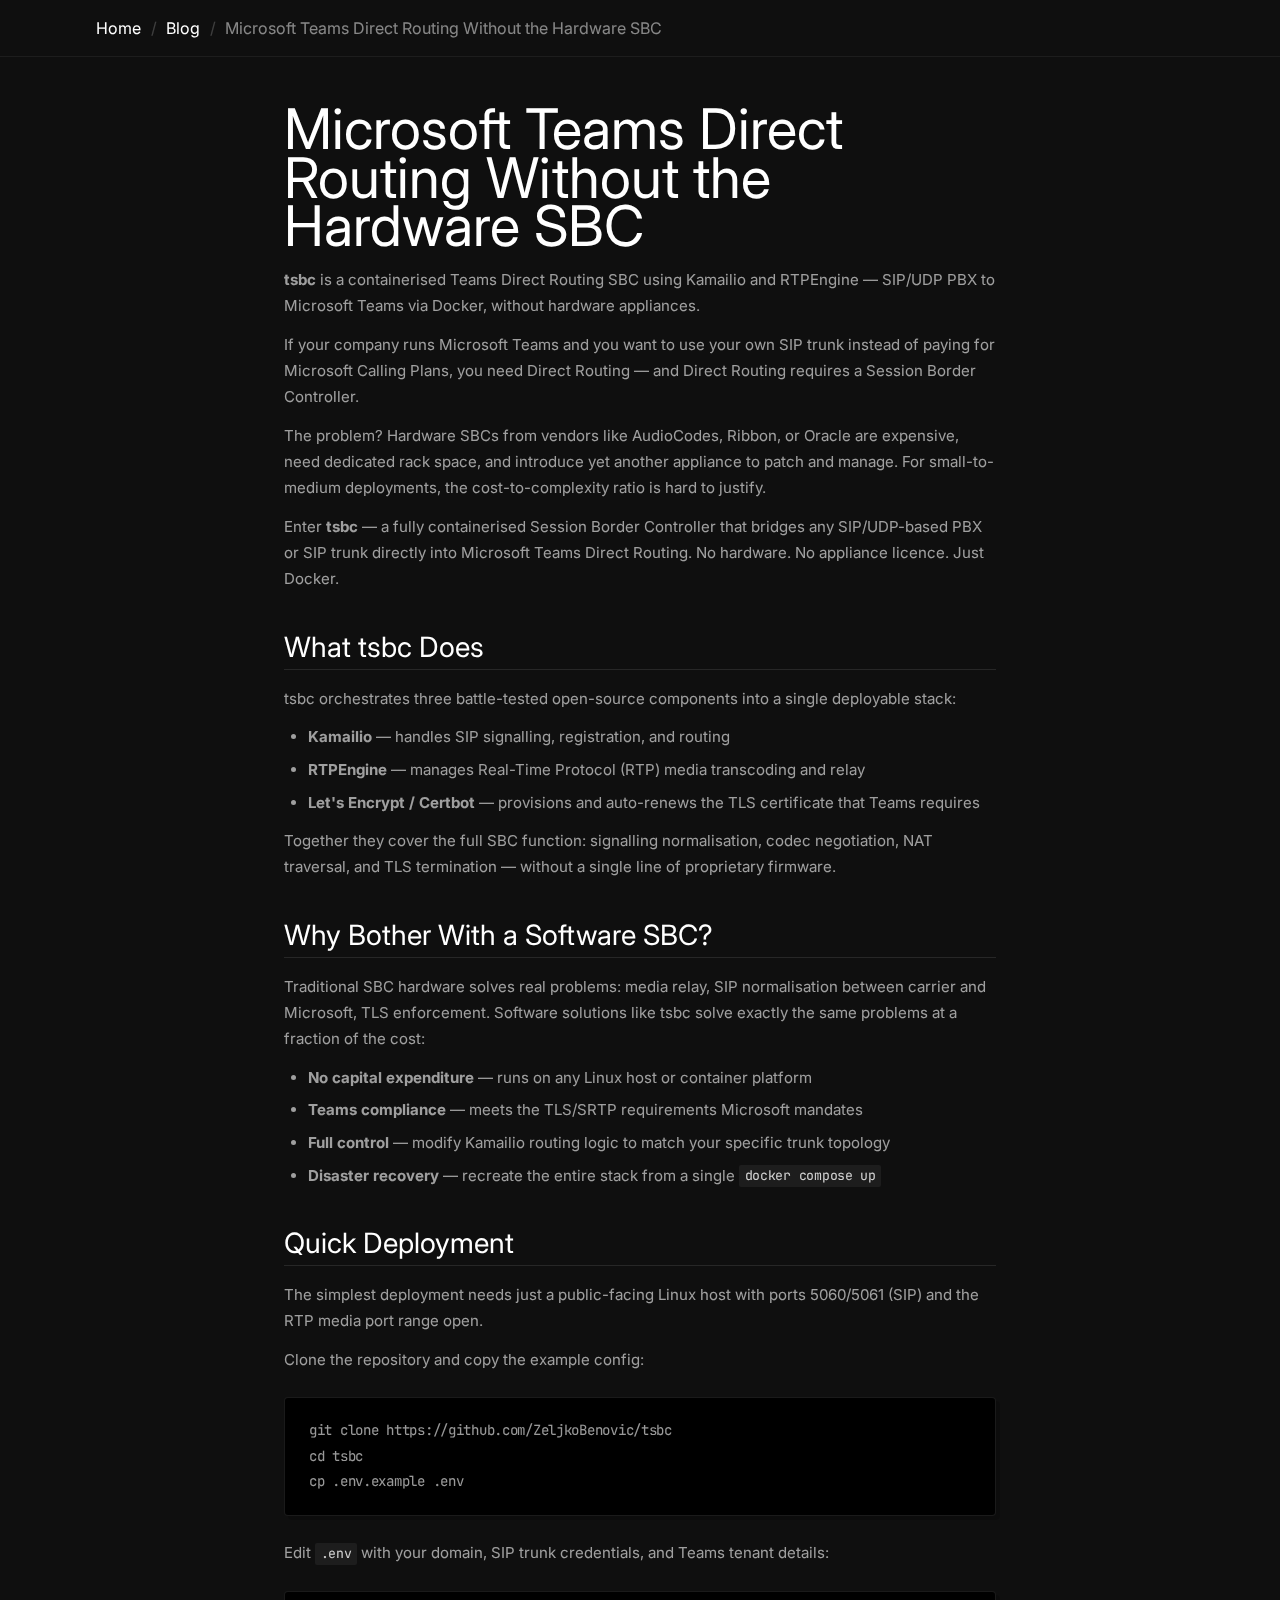
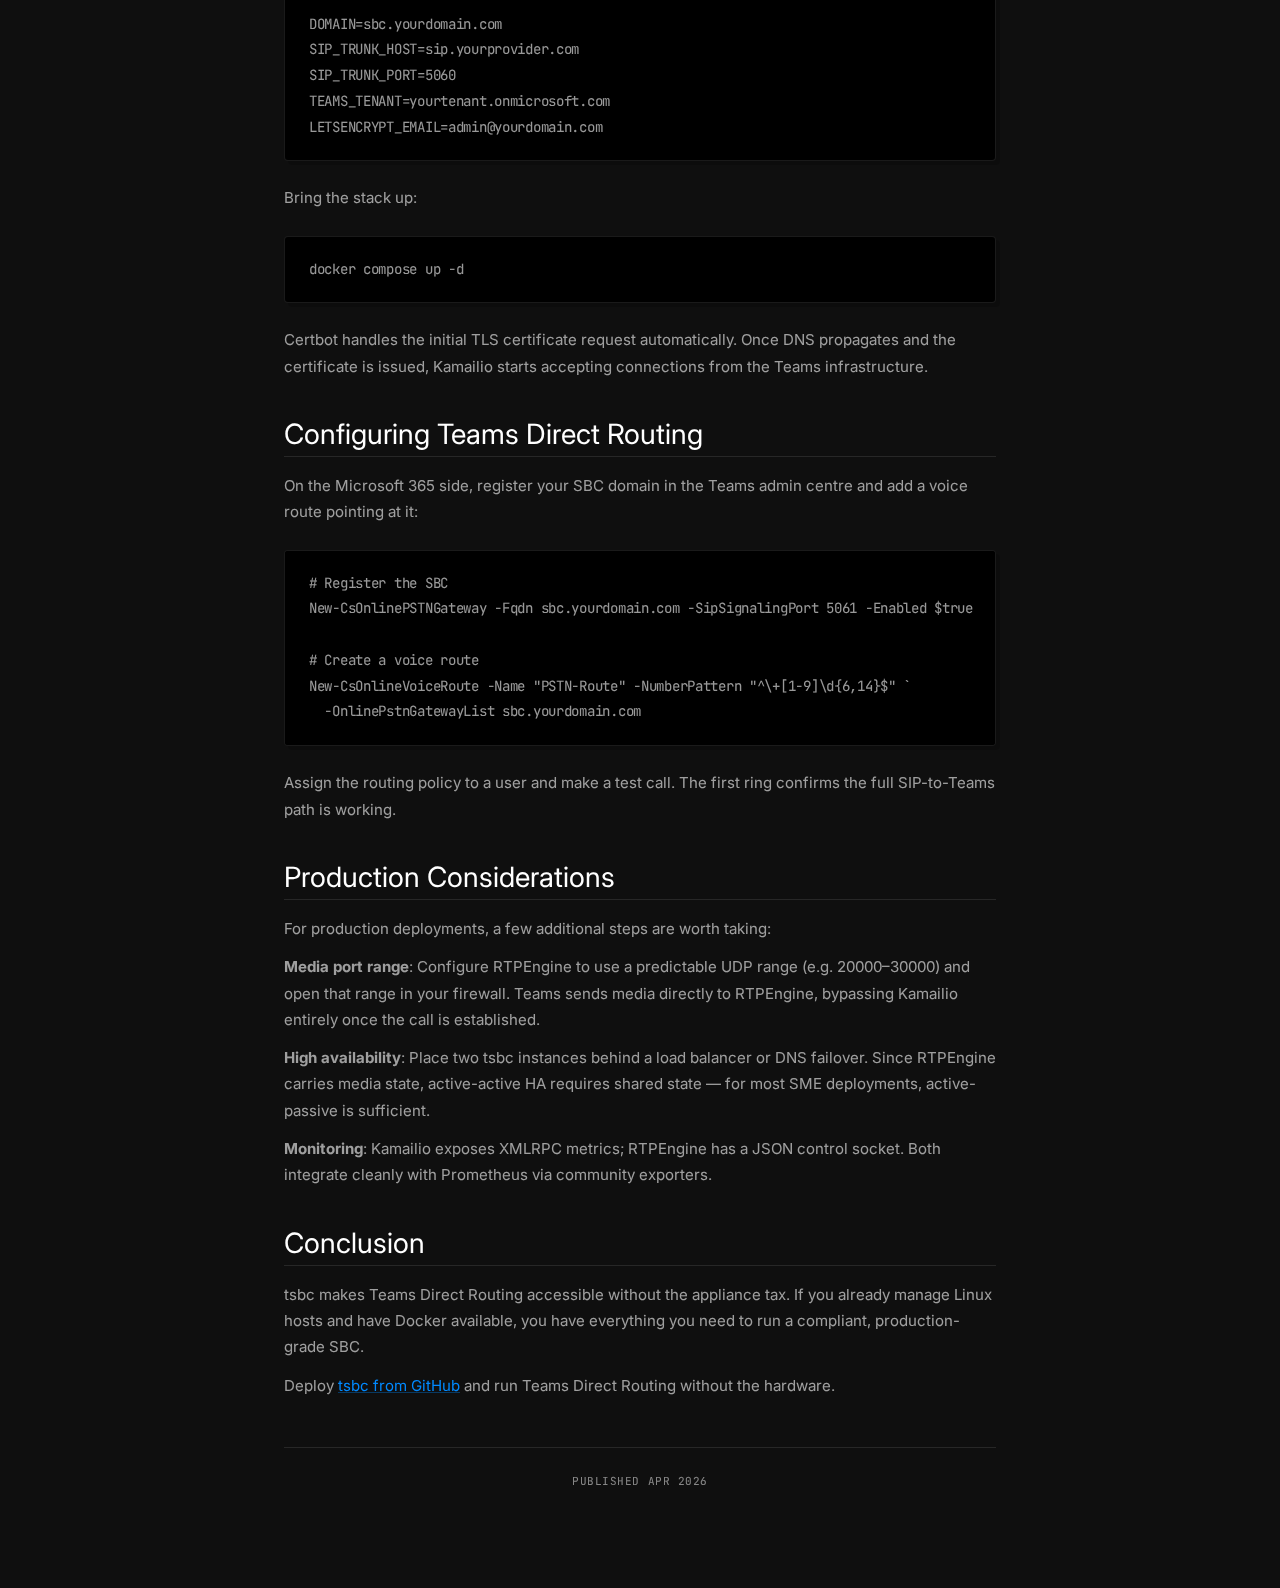
<file: blog/2026/04/16/teams-direct-routing-without-sbc-hardware/index.html>
<!doctype html><html lang="en" data-theme="dark"><head><meta charset="UTF-8"><meta name="viewport" content="width=device-width, initial-scale=1.0"><title>Microsoft Teams Direct Routing Without the Hardware SBC – Željko Benović</title><meta name="description" content="tsbc is a containerised Teams Direct Routing SBC using Kamailio and RTPEngine — SIP/UDP PBX to Microsoft Teams via Docker, without hardware appliances."><link rel="canonical" href="https://zeljkobenovic.com/blog/2026/04/16/teams-direct-routing-without-sbc-hardware/"><meta property="og:title" content="Microsoft Teams Direct Routing Without the Hardware SBC – Željko Benović"><meta property="og:type" content="article"><meta property="og:description" content="tsbc is a containerised Teams Direct Routing SBC using Kamailio and RTPEngine — SIP/UDP PBX to Microsoft Teams via Docker, without hardware appliances."><meta property="og:url" content="https://zeljkobenovic.com/blog/2026/04/16/teams-direct-routing-without-sbc-hardware/"><link rel="preconnect" href="https://fonts.googleapis.com"><link rel="preconnect" href="https://fonts.gstatic.com" crossorigin><style>/* ─── FONT IMPORT ──────────────────────────────────────────────────────────── */
@import url('https://fonts.googleapis.com/css2?family=Inter:wght@400;500&family=JetBrains+Mono:wght@400;500&display=swap');

/* ─── CSS VARIABLES ────────────────────────────────────────────────────────── */
:root {
    /* Backgrounds */
    --bg:          #0f0f0f;
    --bg-deep:     #000000;
    --bg-card:     #000000;
    --bg-hover:    rgba(255, 255, 255, 0.04);

    /* Borders */
    --border:      rgba(255, 255, 255, 0.10);
    --border-mid:  rgba(255, 255, 255, 0.12);
    --border-sub:  rgba(255, 255, 255, 0.06);

    /* Text */
    --text:        #ffffff;
    --text-muted:  rgba(255, 255, 255, 0.6);
    --text-dim:    rgba(255, 255, 255, 0.5);

    /* Brand */
    --cobalt:      #0007cd;
    --cyan:        #00ffff;
    --signal:      #0089ff;
    --ocean:       #0096ff;

    /* Code */
    --code:        rgba(255, 255, 255, 0.8);

    /* Shadows */
    --shadow-brutalist: rgba(0, 0, 0, 0.15) 4px 4px 0px 0px;
    --shadow-elevated:  rgba(0, 0, 0, 0.5) 0px 8px 32px;
    --shadow-card:      rgba(0, 0, 0, 0.3) 0px 4px 16px;

    /* Type */
    --font:         'Inter', ui-sans-serif, system-ui, -apple-system, 'Segoe UI', sans-serif;
    --font-mono:    'JetBrains Mono', ui-monospace, 'SFMono-Regular', Menlo, Monaco, Consolas, monospace;

    --radius:     4px;
    --transition: all 0.2s ease;
}

/* ─── RESET ────────────────────────────────────────────────────────────────── */
*, *::before, *::after {
    box-sizing: border-box;
    margin: 0;
    padding: 0;
}

/* ─── BASE ─────────────────────────────────────────────────────────────────── */
body {
    font-family: var(--font);
    background-color: var(--bg);
    color: var(--text-muted);
    min-height: 100vh;
    padding: 0 0 5rem;
    line-height: 1.5;
}

/* ─── CONTAINER ────────────────────────────────────────────────────────────── */
.container {
    max-width: 1152px;
    width: 100%;
    margin: 0 auto;
    padding: 0 2rem;
}

/* ─── DIVIDER ──────────────────────────────────────────────────────────────── */
.divider {
    border: none;
    height: 1px;
    background: var(--border);
    margin: 4rem 0;
}

/* ─── SECTION ──────────────────────────────────────────────────────────────── */
.section {
    margin-bottom: 0.5rem;
}

.section-header {
    font-family: var(--font);
    font-size: 3rem;
    font-weight: 400;
    color: var(--text);
    margin-bottom: 2rem;
    line-height: 1.0;
    letter-spacing: normal;
}

/* ─── NAV BAR ──────────────────────────────────────────────────────────────── */
.topnav {
    position: sticky;
    top: 0;
    z-index: 100;
    background: rgba(15, 15, 15, 0.92);
    backdrop-filter: blur(20px) saturate(150%);
    -webkit-backdrop-filter: blur(20px) saturate(150%);
    border-bottom: 1px solid var(--border-sub);
    margin-bottom: 0;
}

.topnav-inner {
    max-width: 1152px;
    margin: 0 auto;
    padding: 1rem 2rem;
    display: flex;
    align-items: center;
    gap: 0.4rem;
    font-family: var(--font);
    font-size: 1rem;
    font-weight: 400;
    color: var(--text-dim);
}

.topnav a {
    color: var(--text);
    text-decoration: none;
    font-weight: 400;
    transition: var(--transition);
}

.topnav a:hover {
    color: var(--cyan);
}

.topnav .sep {
    color: rgba(255, 255, 255, 0.2);
    margin: 0 0.2rem;
}

.topnav .crumb {
    color: var(--text-dim);
}

/* ─── HERO ─────────────────────────────────────────────────────────────────── */
.hero {
    display: flex;
    flex-direction: column;
    align-items: flex-start;
    gap: 1.5rem;
    padding: 5rem 0 3rem;
}

.hero-top {
    display: flex;
    align-items: center;
    gap: 1.5rem;
}

.avatar {
    width: 88px;
    height: 88px;
    border-radius: 50%;
    object-fit: cover;
    border: 1px solid var(--border-mid);
    flex-shrink: 0;
}

.hero-text {
    display: flex;
    flex-direction: column;
    gap: 0.75rem;
    width: 100%;
}

/* ─── HERO HEADING / GLITCH ────────────────────────────────────────────────── */
h1.glitch {
    font-family: var(--font);
    font-size: 4rem;
    font-weight: 400;
    color: var(--text);
    position: relative;
    display: inline-block;
    letter-spacing: normal;
    line-height: 0.87;
}

h1.glitch:hover {
    animation: glitch 0.4s steps(2, end) infinite;
}

h1.glitch::before,
h1.glitch::after {
    content: attr(data-text);
    position: absolute;
    top: 0;
    left: 0;
    width: 100%;
    height: 100%;
    opacity: 0;
}

h1.glitch:hover::before {
    color: var(--signal);
    animation: glitch-before 0.4s steps(2, end) infinite;
    clip-path: polygon(0 0, 100% 0, 100% 35%, 0 35%);
    transform: translateX(-3px);
    opacity: 0.8;
}

h1.glitch:hover::after {
    color: var(--cyan);
    animation: glitch-after 0.4s steps(2, end) infinite;
    clip-path: polygon(0 65%, 100% 65%, 100% 100%, 0 100%);
    transform: translateX(3px);
    opacity: 0.8;
}

@keyframes glitch {
    0%   { transform: translate(0); }
    20%  { transform: translate(-2px, 1px); }
    40%  { transform: translate(2px, -1px); }
    60%  { transform: translate(-1px, 2px); }
    80%  { transform: translate(1px, -2px); }
    100% { transform: translate(0); }
}

@keyframes glitch-before {
    0%   { transform: translateX(-3px); }
    50%  { transform: translateX(3px); }
    100% { transform: translateX(-3px); }
}

@keyframes glitch-after {
    0%   { transform: translateX(3px); }
    50%  { transform: translateX(-3px); }
    100% { transform: translateX(3px); }
}

/* ─── HERO SUBTEXT ─────────────────────────────────────────────────────────── */
.hero-title {
    font-family: var(--font-mono);
    font-size: 0.875rem;
    font-weight: 400;
    color: var(--cyan);
    letter-spacing: 0.7px;
    text-transform: uppercase;
    line-height: 1.43;
    margin-top: 0.5rem;
}

.bio {
    font-size: 1rem;
    font-weight: 400;
    color: var(--text-muted);
    line-height: 1.63;
    max-width: 640px;
}

/* ─── ROLE CHIPS ───────────────────────────────────────────────────────────── */
.role-chips {
    display: flex;
    flex-wrap: wrap;
    gap: 0.5rem;
    margin-top: 0.25rem;
}

.chip {
    background: rgba(0, 255, 255, 0.06);
    border: 1px solid rgba(0, 255, 255, 0.2);
    color: var(--text-muted);
    border-radius: 2px;
    padding: 0.2rem 0.6rem;
    font-family: var(--font-mono);
    font-size: 0.69rem;
    font-weight: 400;
    letter-spacing: 0.55px;
    text-transform: uppercase;
}

/* ─── HERO LINKS ───────────────────────────────────────────────────────────── */
.hero-links {
    display: flex;
    flex-wrap: wrap;
    gap: 0.75rem;
    margin-top: 0.75rem;
}

.hero-link {
    display: inline-flex;
    align-items: center;
    background: rgba(0, 255, 255, 0.08);
    color: var(--text);
    text-decoration: none;
    font-family: var(--font);
    font-size: 0.875rem;
    font-weight: 400;
    padding: 8px 20px;
    border-radius: var(--radius);
    border: 1px solid var(--signal);
    transition: var(--transition);
}

.hero-link:hover {
    background: rgba(0, 255, 255, 0.14);
    border-color: var(--ocean);
    box-shadow: var(--shadow-elevated);
    color: var(--text);
}

/* ─── SKILLS ───────────────────────────────────────────────────────────────── */
.skills-grid {
    display: flex;
    flex-direction: column;
    gap: 1.5rem;
}

.skill-category {
    display: flex;
    flex-direction: column;
    gap: 0.5rem;
}

.skill-cat-label {
    font-family: var(--font-mono);
    font-size: 0.69rem;
    font-weight: 400;
    color: var(--text-dim);
    letter-spacing: 0.55px;
    text-transform: uppercase;
    line-height: 1.33;
}

.skill-tags {
    display: flex;
    flex-wrap: wrap;
    gap: 0.5rem;
}

.skill-tag {
    background: transparent;
    border: 1px solid var(--border);
    color: var(--text-muted);
    border-radius: 2px;
    padding: 0.2rem 0.6rem;
    font-size: 0.875rem;
    font-weight: 400;
    transition: var(--transition);
}

.skill-tag:hover {
    border-color: rgba(0, 255, 255, 0.3);
    color: var(--text);
}

/* ─── TIMELINE ─────────────────────────────────────────────────────────────── */
.timeline {
    padding: 0.5rem 0;
}

.outer {
    display: flex;
    flex-direction: column;
    gap: 1.25rem;
    border-left: 1px solid var(--border);
    padding-left: 1.5rem;
    margin-left: 0.5rem;
}

.card {
    position: relative;
}

.card::before {
    content: "";
    position: absolute;
    left: -1.875rem;
    top: 0.75rem;
    width: 8px;
    height: 8px;
    background: var(--bg);
    border: 1px solid var(--signal);
    border-radius: 50%;
}

.info {
    background: var(--bg-card);
    border: 1px solid var(--border);
    border-radius: var(--radius);
    padding: 1.25rem 1.5rem;
    transition: var(--transition);
    box-shadow: var(--shadow-brutalist);
}

.info:hover {
    border-color: var(--border-mid);
    box-shadow: var(--shadow-elevated);
}

.job-header {
    display: flex;
    justify-content: space-between;
    align-items: flex-start;
    gap: 1rem;
    margin-bottom: 0.75rem;
    flex-wrap: wrap;
}

.title {
    font-family: var(--font);
    font-size: 1.25rem;
    font-weight: 500;
    color: var(--text);
    line-height: 1.2;
}

.job-date {
    font-family: var(--font-mono);
    color: rgba(0, 255, 255, 0.7);
    font-size: 0.75rem;
    font-weight: 400;
    letter-spacing: 0.3px;
    text-transform: uppercase;
    white-space: nowrap;
    flex-shrink: 0;
    line-height: 1.8;
}

.job-bullet {
    color: var(--text-muted);
    font-size: 0.94rem;
    line-height: 1.63;
    padding: 0.15rem 0;
    display: flex;
    gap: 0.5rem;
}

.bullet {
    color: var(--signal);
    flex-shrink: 0;
    opacity: 0.6;
}

/* ─── PROJECT GRID ─────────────────────────────────────────────────────────── */
.project-grid {
    display: grid;
    grid-template-columns: repeat(2, 1fr);
    gap: 1rem;
}

.project-card {
    display: flex;
    flex-direction: column;
    gap: 0.75rem;
    background: var(--bg-card);
    border: 1px solid var(--border);
    border-radius: var(--radius);
    padding: 1.25rem 1.5rem;
    text-decoration: none;
    color: var(--text-muted);
    transition: var(--transition);
    box-shadow: var(--shadow-brutalist);
}

.project-card:hover {
    border-color: var(--border-mid);
    box-shadow: var(--shadow-elevated);
    transform: translateY(-1px);
}

.project-top {
    display: flex;
    justify-content: space-between;
    align-items: center;
}

.project-name {
    font-family: var(--font);
    font-size: 1.25rem;
    font-weight: 500;
    color: var(--text);
    line-height: 1.2;
}

.project-stars {
    font-family: var(--font-mono);
    color: rgba(0, 255, 255, 0.7);
    font-size: 0.75rem;
    font-weight: 400;
    letter-spacing: -0.28px;
}

.project-desc {
    color: var(--text-muted);
    font-size: 0.94rem;
    font-weight: 400;
    line-height: 1.63;
    flex: 1;
}

.project-tags {
    display: flex;
    flex-wrap: wrap;
    gap: 0.4rem;
}

.tag {
    background: rgba(0, 137, 255, 0.08);
    border: 1px solid rgba(0, 137, 255, 0.2);
    color: rgba(0, 150, 255, 0.9);
    border-radius: 2px;
    padding: 0.15rem 0.5rem;
    font-family: var(--font-mono);
    font-size: 0.69rem;
    font-weight: 400;
    letter-spacing: 0.55px;
    text-transform: uppercase;
}

/* ─── BLOG POST LIST ───────────────────────────────────────────────────────── */
.post-list {
    display: flex;
    flex-direction: column;
    gap: 0.5rem;
}

.post-card {
    display: flex;
    justify-content: space-between;
    align-items: center;
    background: var(--bg-card);
    border: 1px solid var(--border);
    border-radius: var(--radius);
    padding: 1rem 1.25rem;
    text-decoration: none;
    transition: var(--transition);
}

.post-card:hover {
    border-color: var(--border-mid);
    background: var(--bg-hover);
}

.post-title {
    color: var(--text-muted);
    font-size: 1rem;
    font-weight: 400;
}

.post-arrow {
    font-family: var(--font-mono);
    color: rgba(0, 255, 255, 0.5);
    transition: var(--transition);
}

.post-card:hover .post-arrow {
    color: var(--cyan);
    transform: translateX(3px);
}

.empty {
    color: var(--text-dim);
    font-size: 1rem;
    font-style: italic;
}

/* ─── FOOTER ───────────────────────────────────────────────────────────────── */
.footer {
    margin-top: 5rem;
    padding-top: 2rem;
    border-top: 1px solid var(--border);
    font-family: var(--font-mono);
    font-size: 0.75rem;
    font-weight: 400;
    color: var(--text-dim);
    text-align: center;
    letter-spacing: 0.3px;
    text-transform: uppercase;
}

/* ─── POST PAGE ────────────────────────────────────────────────────────────── */
.post-container {
    max-width: 760px;
    margin: 0 auto;
    padding: 3rem 1.5rem 2rem;
    color: var(--text-muted);
    font-family: var(--font);
    line-height: 1.75;
}

.post-container h1 {
    font-family: var(--font);
    font-size: 3.5rem;
    font-weight: 400;
    color: var(--text);
    margin-bottom: 1rem;
    line-height: 0.87;
}

.post-container h2 {
    font-family: var(--font);
    font-size: 1.75rem;
    font-weight: 400;
    color: var(--text);
    margin: 2.5rem 0 1rem;
    border-bottom: 1px solid var(--border);
    padding-bottom: 0.5rem;
    line-height: 1.0;
}

.post-container h3 {
    font-family: var(--font);
    font-size: 1.25rem;
    font-weight: 500;
    color: var(--text);
    margin: 2rem 0 0.75rem;
    line-height: 1.2;
}

.post-container p {
    margin: 0.75rem 0;
    color: var(--text-muted);
    font-size: 0.94rem;
    line-height: 1.75;
}

.post-container pre {
    background: var(--bg-deep);
    border: 1px solid var(--border);
    border-radius: var(--radius);
    padding: 1.25rem 1.5rem;
    overflow-x: auto;
    margin: 1.5rem 0;
    box-shadow: var(--shadow-brutalist);
}

.post-container code {
    font-family: var(--font-mono);
    color: var(--code);
    background: rgba(255, 255, 255, 0.06);
    padding: 0.15rem 0.35rem;
    border-radius: 2px;
    font-size: 0.88em;
    letter-spacing: -0.28px;
}

.post-container pre code {
    background: transparent;
    padding: 0;
    color: var(--text-muted);
    letter-spacing: -0.28px;
}

.post-container ul,
.post-container ol {
    margin: 0.75rem 0 0.75rem 1.5rem;
}

.post-container li {
    margin: 0.4rem 0;
    color: var(--text-muted);
    font-size: 0.94rem;
    line-height: 1.75;
}

.post-container a {
    color: var(--signal);
    text-decoration: underline;
    text-decoration-color: rgba(0, 137, 255, 0.35);
    transition: var(--transition);
}

.post-container a:hover {
    color: var(--cyan);
    text-decoration-color: rgba(0, 255, 255, 0.35);
}

.post-meta {
    margin-top: 3rem;
    font-family: var(--font-mono);
    font-size: 0.69rem;
    font-weight: 400;
    color: var(--text-dim);
    text-align: center;
    border-top: 1px solid var(--border);
    padding-top: 1.5rem;
    text-transform: uppercase;
    letter-spacing: 0.55px;
}

/* ─── BLOG INDEX ───────────────────────────────────────────────────────────── */
.blog-header {
    font-family: var(--font);
    font-size: 4rem;
    font-weight: 400;
    color: var(--text);
    margin-bottom: 2rem;
    line-height: 0.87;
    padding-top: 4rem;
}

.blog-list {
    display: flex;
    flex-direction: column;
    gap: 0.5rem;
}

.blog-link {
    display: flex;
    justify-content: space-between;
    align-items: center;
    background: var(--bg-card);
    border: 1px solid var(--border);
    border-radius: var(--radius);
    padding: 1rem 1.25rem;
    text-decoration: none;
    color: var(--text-muted);
    font-size: 1rem;
    font-weight: 400;
    transition: var(--transition);
    box-shadow: var(--shadow-brutalist);
}

.blog-link:hover {
    border-color: var(--border-mid);
    background: var(--bg-hover);
    color: var(--text);
}

/* ─── SOCIAL ICONS ─────────────────────────────────────────────────────────── */
.social-icons {
    display: flex;
    gap: 1rem;
    align-items: center;
}

.social-icons a {
    color: var(--text-dim);
    transition: var(--transition);
    display: flex;
    align-items: center;
}

.social-icons a svg {
    fill: currentColor;
}

.social-icons a:hover {
    color: var(--cyan);
}

/* ─── RESPONSIVE ───────────────────────────────────────────────────────────── */
@media (max-width: 768px) {
    .container {
        padding: 0 1.5rem;
    }

    .topnav-inner {
        padding: 0.75rem 1.5rem;
    }

    h1.glitch {
        font-size: 2.5rem;
        line-height: 1.0;
    }

    .blog-header {
        font-size: 2.5rem;
        padding-top: 3rem;
        line-height: 1.0;
    }

    .post-container h1 {
        font-size: 2.5rem;
        line-height: 1.0;
    }

    .section-header {
        font-size: 2rem;
    }

    .hero {
        padding: 3rem 0 2rem;
    }
}

@media (max-width: 640px) {
    body {
        padding: 0 0 3rem;
    }

    .container {
        padding: 0 1rem;
    }

    h1.glitch {
        font-size: 2rem;
    }

    .blog-header {
        font-size: 2rem;
    }

    .post-container h1 {
        font-size: 2rem;
    }

    .project-grid {
        grid-template-columns: 1fr;
    }

    .job-header {
        flex-direction: column;
        gap: 0.25rem;
    }

    .hero-links {
        gap: 0.5rem;
    }

    .hero {
        padding: 2.5rem 0 1.5rem;
    }
}

@media (max-width: 480px) {
    .skills-grid {
        gap: 1rem;
    }

    .project-card:hover {
        transform: none;
    }
}
</style><script type="application/ld+json">{"@context":"https://schema.org","@graph":[{"@type":"BlogPosting","author":{"@type":"Person","name":"Željko Benović","url":"https://zeljkobenovic.com/"},"dateModified":"2026-04-16T21:42:10Z","datePublished":"2026-04-16T21:42:10Z","description":"tsbc is a containerised Teams Direct Routing SBC using Kamailio and RTPEngine — SIP/UDP PBX to Microsoft Teams via Docker, without hardware appliances.","headline":"Microsoft Teams Direct Routing Without the Hardware SBC","keywords":"Kubernetes, SRE, Platform Engineering, DevSecOps, Go, DevOps","mainEntityOfPage":{"@id":"https://zeljkobenovic.com/blog/2026/04/16/teams-direct-routing-without-sbc-hardware/","@type":"WebPage"},"publisher":{"@type":"Person","name":"Željko Benović"},"url":"https://zeljkobenovic.com/blog/2026/04/16/teams-direct-routing-without-sbc-hardware/"},{"@type":"BreadcrumbList","itemListElement":[{"@type":"ListItem","item":"https://zeljkobenovic.com/","name":"Home","position":1},{"@type":"ListItem","item":"https://zeljkobenovic.com/blog/","name":"Blog","position":2},{"@type":"ListItem","name":"Microsoft Teams Direct Routing Without the Hardware SBC","position":3}]}]}</script></head><body><nav class="topnav"><div class="topnav-inner"><a href="/">Home</a> <span class="sep">/</span> <a href="/blog">Blog</a> <span class="sep">/</span> <span class="crumb">Microsoft Teams Direct Routing Without the Hardware SBC</span></div></nav><div class="container post-container"><h1>Microsoft Teams Direct Routing Without the Hardware SBC</h1>
<p><strong>tsbc</strong> is a containerised Teams Direct Routing SBC using Kamailio and RTPEngine — SIP/UDP PBX to Microsoft Teams via Docker, without hardware appliances.</p>
<p>If your company runs Microsoft Teams and you want to use your own SIP trunk instead of paying for Microsoft Calling Plans, you need Direct Routing — and Direct Routing requires a Session Border Controller.</p>
<p>The problem? Hardware SBCs from vendors like AudioCodes, Ribbon, or Oracle are expensive, need dedicated rack space, and introduce yet another appliance to patch and manage. For small-to-medium deployments, the cost-to-complexity ratio is hard to justify.</p>
<p>Enter <strong>tsbc</strong> — a fully containerised Session Border Controller that bridges any SIP/UDP-based PBX or SIP trunk directly into Microsoft Teams Direct Routing. No hardware. No appliance licence. Just Docker.</p>
<h2>What tsbc Does</h2>
<p>tsbc orchestrates three battle-tested open-source components into a single deployable stack:</p>
<ul>
<li><strong>Kamailio</strong> — handles SIP signalling, registration, and routing</li>
<li><strong>RTPEngine</strong> — manages Real-Time Protocol (RTP) media transcoding and relay</li>
<li><strong>Let's Encrypt / Certbot</strong> — provisions and auto-renews the TLS certificate that Teams requires</li>
</ul>
<p>Together they cover the full SBC function: signalling normalisation, codec negotiation, NAT traversal, and TLS termination — without a single line of proprietary firmware.</p>
<h2>Why Bother With a Software SBC?</h2>
<p>Traditional SBC hardware solves real problems: media relay, SIP normalisation between carrier and Microsoft, TLS enforcement. Software solutions like tsbc solve exactly the same problems at a fraction of the cost:</p>
<ul>
<li><strong>No capital expenditure</strong> — runs on any Linux host or container platform</li>
<li><strong>Teams compliance</strong> — meets the TLS/SRTP requirements Microsoft mandates</li>
<li><strong>Full control</strong> — modify Kamailio routing logic to match your specific trunk topology</li>
<li><strong>Disaster recovery</strong> — recreate the entire stack from a single <code>docker compose up</code></li>
</ul>
<h2>Quick Deployment</h2>
<p>The simplest deployment needs just a public-facing Linux host with ports 5060/5061 (SIP) and the RTP media port range open.</p>
<p>Clone the repository and copy the example config:</p>
<pre><code class="language-bash">git clone https://github.com/ZeljkoBenovic/tsbc
cd tsbc
cp .env.example .env
</code></pre>
<p>Edit <code>.env</code> with your domain, SIP trunk credentials, and Teams tenant details:</p>
<pre><code class="language-env">DOMAIN=sbc.yourdomain.com
SIP_TRUNK_HOST=sip.yourprovider.com
SIP_TRUNK_PORT=5060
TEAMS_TENANT=yourtenant.onmicrosoft.com
LETSENCRYPT_EMAIL=admin@yourdomain.com
</code></pre>
<p>Bring the stack up:</p>
<pre><code class="language-bash">docker compose up -d
</code></pre>
<p>Certbot handles the initial TLS certificate request automatically. Once DNS propagates and the certificate is issued, Kamailio starts accepting connections from the Teams infrastructure.</p>
<h2>Configuring Teams Direct Routing</h2>
<p>On the Microsoft 365 side, register your SBC domain in the Teams admin centre and add a voice route pointing at it:</p>
<pre><code class="language-powershell"># Register the SBC
New-CsOnlinePSTNGateway -Fqdn sbc.yourdomain.com -SipSignalingPort 5061 -Enabled $true

# Create a voice route
New-CsOnlineVoiceRoute -Name &quot;PSTN-Route&quot; -NumberPattern &quot;^\+[1-9]\d{6,14}$&quot; `
  -OnlinePstnGatewayList sbc.yourdomain.com
</code></pre>
<p>Assign the routing policy to a user and make a test call. The first ring confirms the full SIP-to-Teams path is working.</p>
<h2>Production Considerations</h2>
<p>For production deployments, a few additional steps are worth taking:</p>
<p><strong>Media port range</strong>: Configure RTPEngine to use a predictable UDP range (e.g. 20000–30000) and open that range in your firewall. Teams sends media directly to RTPEngine, bypassing Kamailio entirely once the call is established.</p>
<p><strong>High availability</strong>: Place two tsbc instances behind a load balancer or DNS failover. Since RTPEngine carries media state, active-active HA requires shared state — for most SME deployments, active-passive is sufficient.</p>
<p><strong>Monitoring</strong>: Kamailio exposes XMLRPC metrics; RTPEngine has a JSON control socket. Both integrate cleanly with Prometheus via community exporters.</p>
<h2>Conclusion</h2>
<p>tsbc makes Teams Direct Routing accessible without the appliance tax. If you already manage Linux hosts and have Docker available, you have everything you need to run a compliant, production-grade SBC.</p>
<p>Deploy <a href="https://github.com/ZeljkoBenovic/tsbc">tsbc from GitHub</a> and run Teams Direct Routing without the hardware.</p>
<div class="post-meta">published Apr 2026</div></div></body></html>
</file>
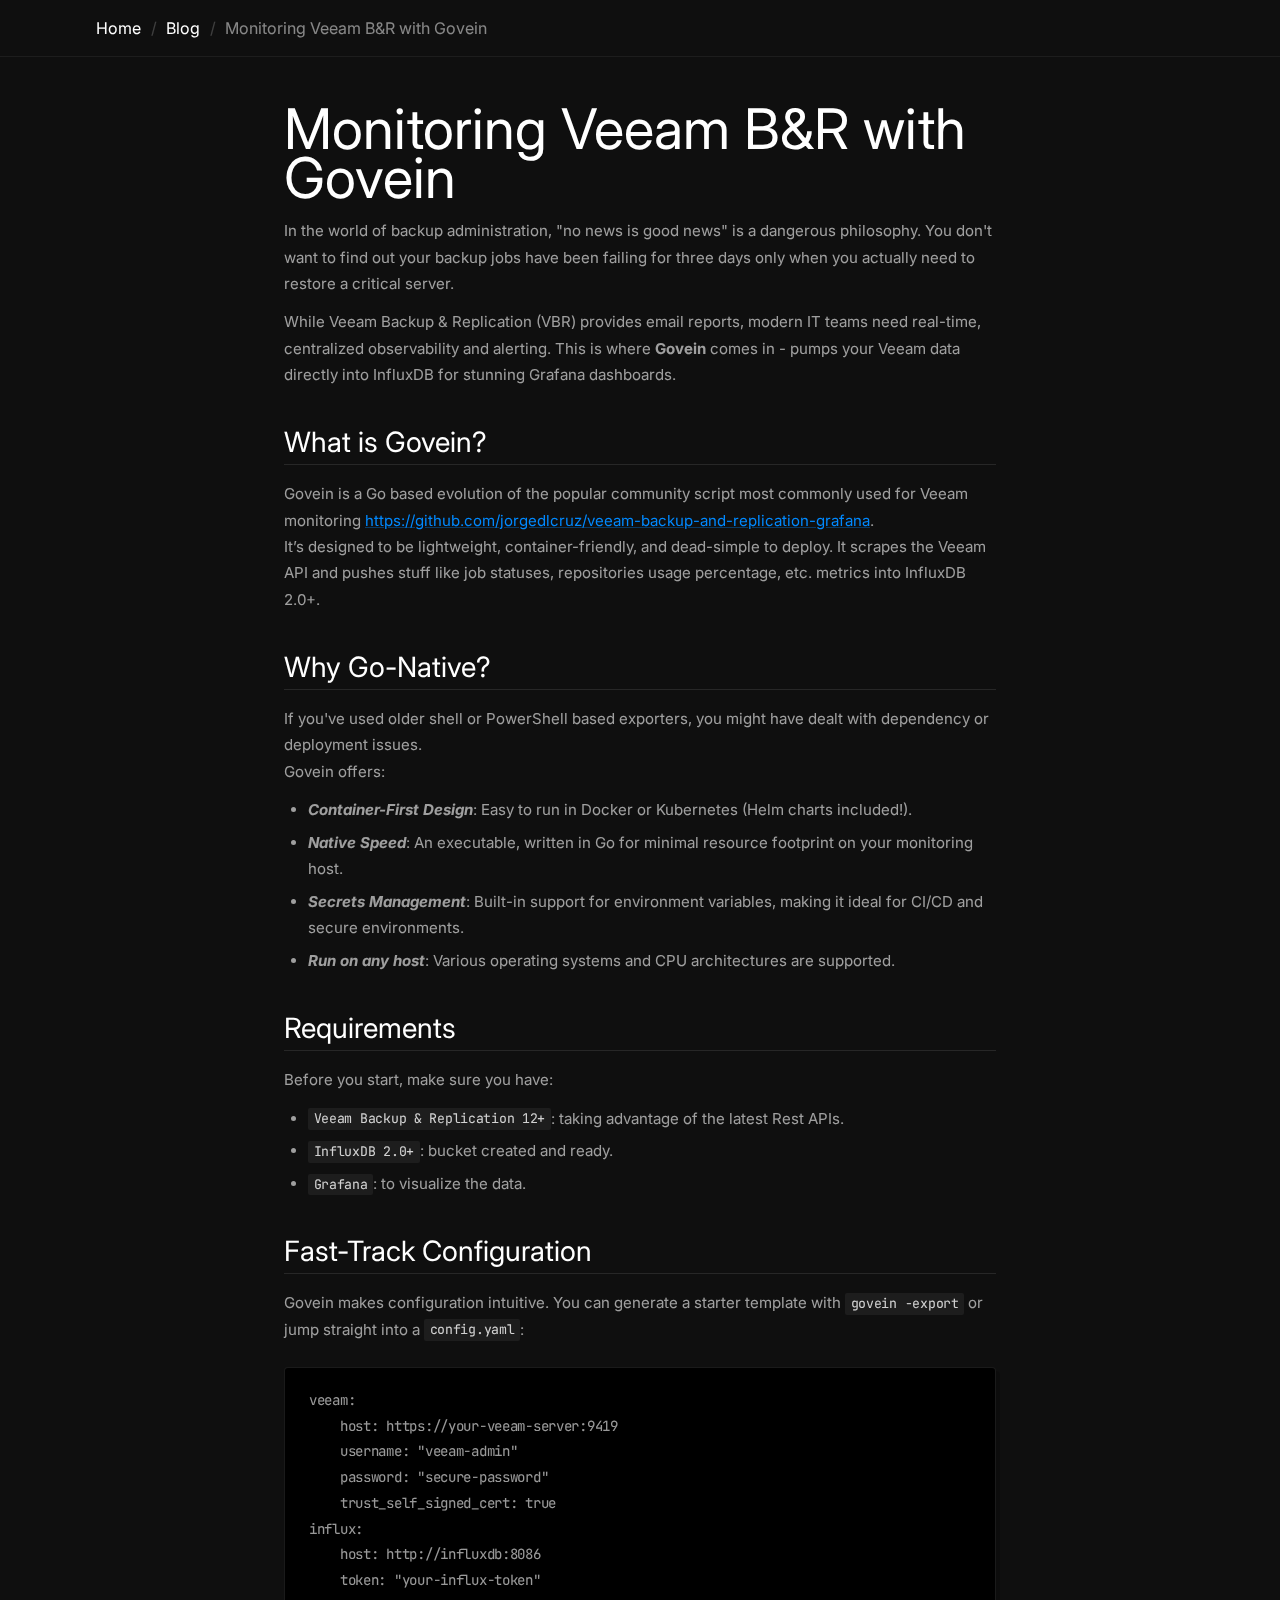
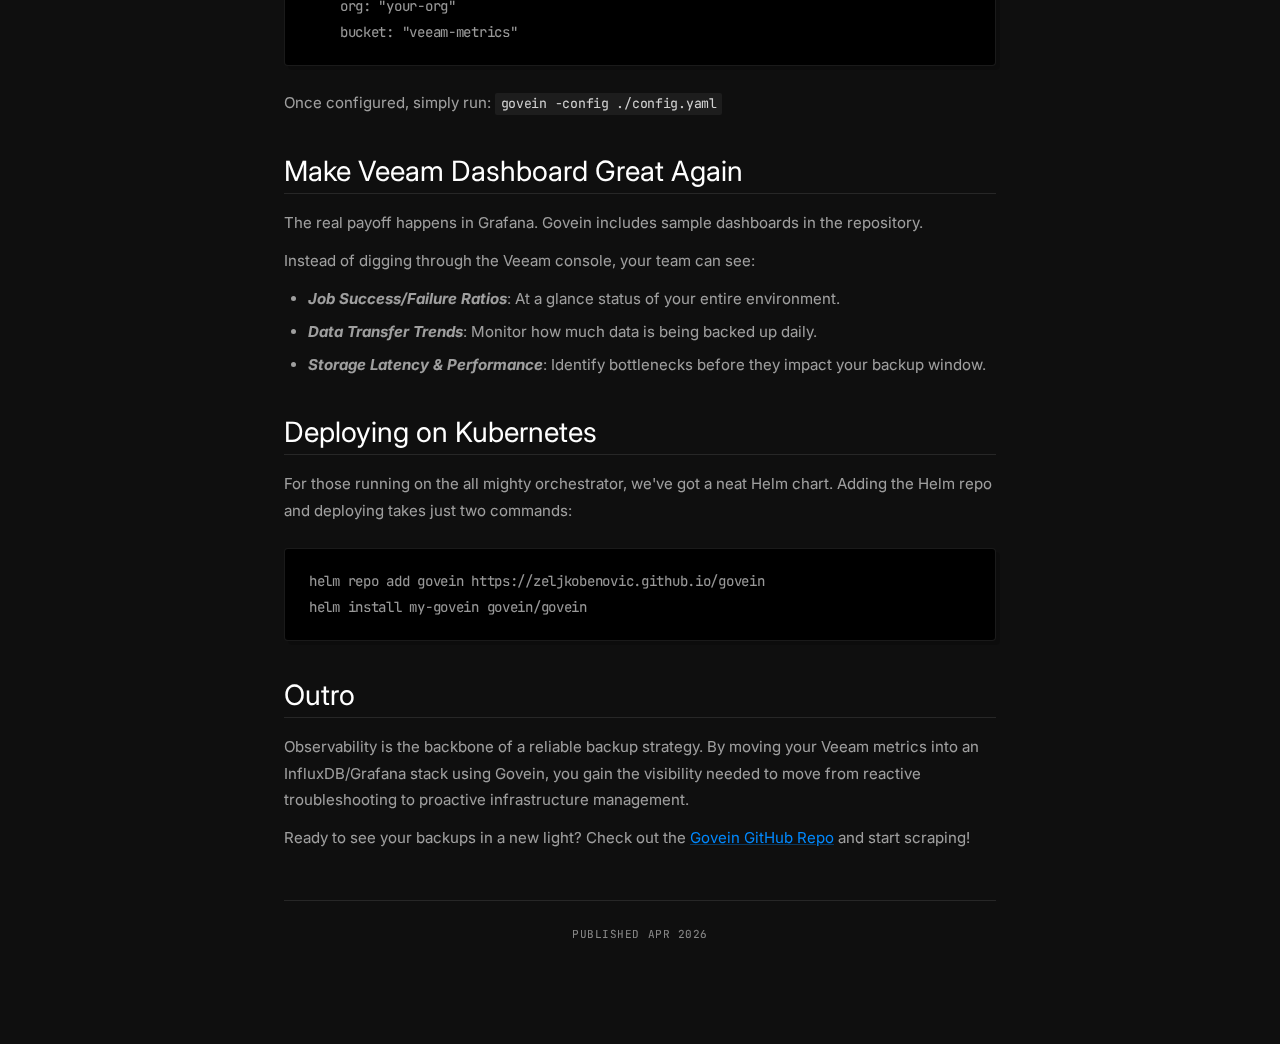
<file: blog/2026/04/16/veeam-backup-grafana-dashboard/index.html>
<!doctype html><html lang="en" data-theme="dark"><head><meta charset="UTF-8"><meta name="viewport" content="width=device-width, initial-scale=1.0"><title>Monitoring Veeam B&amp;R with Govein – Željko Benović</title><meta name="description" content="In the world of backup administration, &#34;no news is good news&#34; is a dangerous philosophy."><link rel="canonical" href="https://zeljkobenovic.com/blog/2026/04/16/veeam-backup-grafana-dashboard/"><meta property="og:title" content="Monitoring Veeam B&amp;R with Govein – Željko Benović"><meta property="og:type" content="article"><meta property="og:description" content="In the world of backup administration, &#34;no news is good news&#34; is a dangerous philosophy."><meta property="og:url" content="https://zeljkobenovic.com/blog/2026/04/16/veeam-backup-grafana-dashboard/"><link rel="preconnect" href="https://fonts.googleapis.com"><link rel="preconnect" href="https://fonts.gstatic.com" crossorigin><style>/* ─── FONT IMPORT ──────────────────────────────────────────────────────────── */
@import url('https://fonts.googleapis.com/css2?family=Inter:wght@400;500&family=JetBrains+Mono:wght@400;500&display=swap');

/* ─── CSS VARIABLES ────────────────────────────────────────────────────────── */
:root {
    /* Backgrounds */
    --bg:          #0f0f0f;
    --bg-deep:     #000000;
    --bg-card:     #000000;
    --bg-hover:    rgba(255, 255, 255, 0.04);

    /* Borders */
    --border:      rgba(255, 255, 255, 0.10);
    --border-mid:  rgba(255, 255, 255, 0.12);
    --border-sub:  rgba(255, 255, 255, 0.06);

    /* Text */
    --text:        #ffffff;
    --text-muted:  rgba(255, 255, 255, 0.6);
    --text-dim:    rgba(255, 255, 255, 0.5);

    /* Brand */
    --cobalt:      #0007cd;
    --cyan:        #00ffff;
    --signal:      #0089ff;
    --ocean:       #0096ff;

    /* Code */
    --code:        rgba(255, 255, 255, 0.8);

    /* Shadows */
    --shadow-brutalist: rgba(0, 0, 0, 0.15) 4px 4px 0px 0px;
    --shadow-elevated:  rgba(0, 0, 0, 0.5) 0px 8px 32px;
    --shadow-card:      rgba(0, 0, 0, 0.3) 0px 4px 16px;

    /* Type */
    --font:         'Inter', ui-sans-serif, system-ui, -apple-system, 'Segoe UI', sans-serif;
    --font-mono:    'JetBrains Mono', ui-monospace, 'SFMono-Regular', Menlo, Monaco, Consolas, monospace;

    --radius:     4px;
    --transition: all 0.2s ease;
}

/* ─── RESET ────────────────────────────────────────────────────────────────── */
*, *::before, *::after {
    box-sizing: border-box;
    margin: 0;
    padding: 0;
}

/* ─── BASE ─────────────────────────────────────────────────────────────────── */
body {
    font-family: var(--font);
    background-color: var(--bg);
    color: var(--text-muted);
    min-height: 100vh;
    padding: 0 0 5rem;
    line-height: 1.5;
}

/* ─── CONTAINER ────────────────────────────────────────────────────────────── */
.container {
    max-width: 1152px;
    width: 100%;
    margin: 0 auto;
    padding: 0 2rem;
}

/* ─── DIVIDER ──────────────────────────────────────────────────────────────── */
.divider {
    border: none;
    height: 1px;
    background: var(--border);
    margin: 4rem 0;
}

/* ─── SECTION ──────────────────────────────────────────────────────────────── */
.section {
    margin-bottom: 0.5rem;
}

.section-header {
    font-family: var(--font);
    font-size: 3rem;
    font-weight: 400;
    color: var(--text);
    margin-bottom: 2rem;
    line-height: 1.0;
    letter-spacing: normal;
}

/* ─── NAV BAR ──────────────────────────────────────────────────────────────── */
.topnav {
    position: sticky;
    top: 0;
    z-index: 100;
    background: rgba(15, 15, 15, 0.92);
    backdrop-filter: blur(20px) saturate(150%);
    -webkit-backdrop-filter: blur(20px) saturate(150%);
    border-bottom: 1px solid var(--border-sub);
    margin-bottom: 0;
}

.topnav-inner {
    max-width: 1152px;
    margin: 0 auto;
    padding: 1rem 2rem;
    display: flex;
    align-items: center;
    gap: 0.4rem;
    font-family: var(--font);
    font-size: 1rem;
    font-weight: 400;
    color: var(--text-dim);
}

.topnav a {
    color: var(--text);
    text-decoration: none;
    font-weight: 400;
    transition: var(--transition);
}

.topnav a:hover {
    color: var(--cyan);
}

.topnav .sep {
    color: rgba(255, 255, 255, 0.2);
    margin: 0 0.2rem;
}

.topnav .crumb {
    color: var(--text-dim);
}

/* ─── HERO ─────────────────────────────────────────────────────────────────── */
.hero {
    display: flex;
    flex-direction: column;
    align-items: flex-start;
    gap: 1.5rem;
    padding: 5rem 0 3rem;
}

.hero-top {
    display: flex;
    align-items: center;
    gap: 1.5rem;
}

.avatar {
    width: 88px;
    height: 88px;
    border-radius: 50%;
    object-fit: cover;
    border: 1px solid var(--border-mid);
    flex-shrink: 0;
}

.hero-text {
    display: flex;
    flex-direction: column;
    gap: 0.75rem;
    width: 100%;
}

/* ─── HERO HEADING / GLITCH ────────────────────────────────────────────────── */
h1.glitch {
    font-family: var(--font);
    font-size: 4rem;
    font-weight: 400;
    color: var(--text);
    position: relative;
    display: inline-block;
    letter-spacing: normal;
    line-height: 0.87;
}

h1.glitch:hover {
    animation: glitch 0.4s steps(2, end) infinite;
}

h1.glitch::before,
h1.glitch::after {
    content: attr(data-text);
    position: absolute;
    top: 0;
    left: 0;
    width: 100%;
    height: 100%;
    opacity: 0;
}

h1.glitch:hover::before {
    color: var(--signal);
    animation: glitch-before 0.4s steps(2, end) infinite;
    clip-path: polygon(0 0, 100% 0, 100% 35%, 0 35%);
    transform: translateX(-3px);
    opacity: 0.8;
}

h1.glitch:hover::after {
    color: var(--cyan);
    animation: glitch-after 0.4s steps(2, end) infinite;
    clip-path: polygon(0 65%, 100% 65%, 100% 100%, 0 100%);
    transform: translateX(3px);
    opacity: 0.8;
}

@keyframes glitch {
    0%   { transform: translate(0); }
    20%  { transform: translate(-2px, 1px); }
    40%  { transform: translate(2px, -1px); }
    60%  { transform: translate(-1px, 2px); }
    80%  { transform: translate(1px, -2px); }
    100% { transform: translate(0); }
}

@keyframes glitch-before {
    0%   { transform: translateX(-3px); }
    50%  { transform: translateX(3px); }
    100% { transform: translateX(-3px); }
}

@keyframes glitch-after {
    0%   { transform: translateX(3px); }
    50%  { transform: translateX(-3px); }
    100% { transform: translateX(3px); }
}

/* ─── HERO SUBTEXT ─────────────────────────────────────────────────────────── */
.hero-title {
    font-family: var(--font-mono);
    font-size: 0.875rem;
    font-weight: 400;
    color: var(--cyan);
    letter-spacing: 0.7px;
    text-transform: uppercase;
    line-height: 1.43;
    margin-top: 0.5rem;
}

.bio {
    font-size: 1rem;
    font-weight: 400;
    color: var(--text-muted);
    line-height: 1.63;
    max-width: 640px;
}

/* ─── ROLE CHIPS ───────────────────────────────────────────────────────────── */
.role-chips {
    display: flex;
    flex-wrap: wrap;
    gap: 0.5rem;
    margin-top: 0.25rem;
}

.chip {
    background: rgba(0, 255, 255, 0.06);
    border: 1px solid rgba(0, 255, 255, 0.2);
    color: var(--text-muted);
    border-radius: 2px;
    padding: 0.2rem 0.6rem;
    font-family: var(--font-mono);
    font-size: 0.69rem;
    font-weight: 400;
    letter-spacing: 0.55px;
    text-transform: uppercase;
}

/* ─── HERO LINKS ───────────────────────────────────────────────────────────── */
.hero-links {
    display: flex;
    flex-wrap: wrap;
    gap: 0.75rem;
    margin-top: 0.75rem;
}

.hero-link {
    display: inline-flex;
    align-items: center;
    background: rgba(0, 255, 255, 0.08);
    color: var(--text);
    text-decoration: none;
    font-family: var(--font);
    font-size: 0.875rem;
    font-weight: 400;
    padding: 8px 20px;
    border-radius: var(--radius);
    border: 1px solid var(--signal);
    transition: var(--transition);
}

.hero-link:hover {
    background: rgba(0, 255, 255, 0.14);
    border-color: var(--ocean);
    box-shadow: var(--shadow-elevated);
    color: var(--text);
}

/* ─── SKILLS ───────────────────────────────────────────────────────────────── */
.skills-grid {
    display: flex;
    flex-direction: column;
    gap: 1.5rem;
}

.skill-category {
    display: flex;
    flex-direction: column;
    gap: 0.5rem;
}

.skill-cat-label {
    font-family: var(--font-mono);
    font-size: 0.69rem;
    font-weight: 400;
    color: var(--text-dim);
    letter-spacing: 0.55px;
    text-transform: uppercase;
    line-height: 1.33;
}

.skill-tags {
    display: flex;
    flex-wrap: wrap;
    gap: 0.5rem;
}

.skill-tag {
    background: transparent;
    border: 1px solid var(--border);
    color: var(--text-muted);
    border-radius: 2px;
    padding: 0.2rem 0.6rem;
    font-size: 0.875rem;
    font-weight: 400;
    transition: var(--transition);
}

.skill-tag:hover {
    border-color: rgba(0, 255, 255, 0.3);
    color: var(--text);
}

/* ─── TIMELINE ─────────────────────────────────────────────────────────────── */
.timeline {
    padding: 0.5rem 0;
}

.outer {
    display: flex;
    flex-direction: column;
    gap: 1.25rem;
    border-left: 1px solid var(--border);
    padding-left: 1.5rem;
    margin-left: 0.5rem;
}

.card {
    position: relative;
}

.card::before {
    content: "";
    position: absolute;
    left: -1.875rem;
    top: 0.75rem;
    width: 8px;
    height: 8px;
    background: var(--bg);
    border: 1px solid var(--signal);
    border-radius: 50%;
}

.info {
    background: var(--bg-card);
    border: 1px solid var(--border);
    border-radius: var(--radius);
    padding: 1.25rem 1.5rem;
    transition: var(--transition);
    box-shadow: var(--shadow-brutalist);
}

.info:hover {
    border-color: var(--border-mid);
    box-shadow: var(--shadow-elevated);
}

.job-header {
    display: flex;
    justify-content: space-between;
    align-items: flex-start;
    gap: 1rem;
    margin-bottom: 0.75rem;
    flex-wrap: wrap;
}

.title {
    font-family: var(--font);
    font-size: 1.25rem;
    font-weight: 500;
    color: var(--text);
    line-height: 1.2;
}

.job-date {
    font-family: var(--font-mono);
    color: rgba(0, 255, 255, 0.7);
    font-size: 0.75rem;
    font-weight: 400;
    letter-spacing: 0.3px;
    text-transform: uppercase;
    white-space: nowrap;
    flex-shrink: 0;
    line-height: 1.8;
}

.job-bullet {
    color: var(--text-muted);
    font-size: 0.94rem;
    line-height: 1.63;
    padding: 0.15rem 0;
    display: flex;
    gap: 0.5rem;
}

.bullet {
    color: var(--signal);
    flex-shrink: 0;
    opacity: 0.6;
}

/* ─── PROJECT GRID ─────────────────────────────────────────────────────────── */
.project-grid {
    display: grid;
    grid-template-columns: repeat(2, 1fr);
    gap: 1rem;
}

.project-card {
    display: flex;
    flex-direction: column;
    gap: 0.75rem;
    background: var(--bg-card);
    border: 1px solid var(--border);
    border-radius: var(--radius);
    padding: 1.25rem 1.5rem;
    text-decoration: none;
    color: var(--text-muted);
    transition: var(--transition);
    box-shadow: var(--shadow-brutalist);
}

.project-card:hover {
    border-color: var(--border-mid);
    box-shadow: var(--shadow-elevated);
    transform: translateY(-1px);
}

.project-top {
    display: flex;
    justify-content: space-between;
    align-items: center;
}

.project-name {
    font-family: var(--font);
    font-size: 1.25rem;
    font-weight: 500;
    color: var(--text);
    line-height: 1.2;
}

.project-stars {
    font-family: var(--font-mono);
    color: rgba(0, 255, 255, 0.7);
    font-size: 0.75rem;
    font-weight: 400;
    letter-spacing: -0.28px;
}

.project-desc {
    color: var(--text-muted);
    font-size: 0.94rem;
    font-weight: 400;
    line-height: 1.63;
    flex: 1;
}

.project-tags {
    display: flex;
    flex-wrap: wrap;
    gap: 0.4rem;
}

.tag {
    background: rgba(0, 137, 255, 0.08);
    border: 1px solid rgba(0, 137, 255, 0.2);
    color: rgba(0, 150, 255, 0.9);
    border-radius: 2px;
    padding: 0.15rem 0.5rem;
    font-family: var(--font-mono);
    font-size: 0.69rem;
    font-weight: 400;
    letter-spacing: 0.55px;
    text-transform: uppercase;
}

/* ─── BLOG POST LIST ───────────────────────────────────────────────────────── */
.post-list {
    display: flex;
    flex-direction: column;
    gap: 0.5rem;
}

.post-card {
    display: flex;
    justify-content: space-between;
    align-items: center;
    background: var(--bg-card);
    border: 1px solid var(--border);
    border-radius: var(--radius);
    padding: 1rem 1.25rem;
    text-decoration: none;
    transition: var(--transition);
}

.post-card:hover {
    border-color: var(--border-mid);
    background: var(--bg-hover);
}

.post-title {
    color: var(--text-muted);
    font-size: 1rem;
    font-weight: 400;
}

.post-arrow {
    font-family: var(--font-mono);
    color: rgba(0, 255, 255, 0.5);
    transition: var(--transition);
}

.post-card:hover .post-arrow {
    color: var(--cyan);
    transform: translateX(3px);
}

.empty {
    color: var(--text-dim);
    font-size: 1rem;
    font-style: italic;
}

/* ─── FOOTER ───────────────────────────────────────────────────────────────── */
.footer {
    margin-top: 5rem;
    padding-top: 2rem;
    border-top: 1px solid var(--border);
    font-family: var(--font-mono);
    font-size: 0.75rem;
    font-weight: 400;
    color: var(--text-dim);
    text-align: center;
    letter-spacing: 0.3px;
    text-transform: uppercase;
}

/* ─── POST PAGE ────────────────────────────────────────────────────────────── */
.post-container {
    max-width: 760px;
    margin: 0 auto;
    padding: 3rem 1.5rem 2rem;
    color: var(--text-muted);
    font-family: var(--font);
    line-height: 1.75;
}

.post-container h1 {
    font-family: var(--font);
    font-size: 3.5rem;
    font-weight: 400;
    color: var(--text);
    margin-bottom: 1rem;
    line-height: 0.87;
}

.post-container h2 {
    font-family: var(--font);
    font-size: 1.75rem;
    font-weight: 400;
    color: var(--text);
    margin: 2.5rem 0 1rem;
    border-bottom: 1px solid var(--border);
    padding-bottom: 0.5rem;
    line-height: 1.0;
}

.post-container h3 {
    font-family: var(--font);
    font-size: 1.25rem;
    font-weight: 500;
    color: var(--text);
    margin: 2rem 0 0.75rem;
    line-height: 1.2;
}

.post-container p {
    margin: 0.75rem 0;
    color: var(--text-muted);
    font-size: 0.94rem;
    line-height: 1.75;
}

.post-container pre {
    background: var(--bg-deep);
    border: 1px solid var(--border);
    border-radius: var(--radius);
    padding: 1.25rem 1.5rem;
    overflow-x: auto;
    margin: 1.5rem 0;
    box-shadow: var(--shadow-brutalist);
}

.post-container code {
    font-family: var(--font-mono);
    color: var(--code);
    background: rgba(255, 255, 255, 0.06);
    padding: 0.15rem 0.35rem;
    border-radius: 2px;
    font-size: 0.88em;
    letter-spacing: -0.28px;
}

.post-container pre code {
    background: transparent;
    padding: 0;
    color: var(--text-muted);
    letter-spacing: -0.28px;
}

.post-container ul,
.post-container ol {
    margin: 0.75rem 0 0.75rem 1.5rem;
}

.post-container li {
    margin: 0.4rem 0;
    color: var(--text-muted);
    font-size: 0.94rem;
    line-height: 1.75;
}

.post-container a {
    color: var(--signal);
    text-decoration: underline;
    text-decoration-color: rgba(0, 137, 255, 0.35);
    transition: var(--transition);
}

.post-container a:hover {
    color: var(--cyan);
    text-decoration-color: rgba(0, 255, 255, 0.35);
}

.post-meta {
    margin-top: 3rem;
    font-family: var(--font-mono);
    font-size: 0.69rem;
    font-weight: 400;
    color: var(--text-dim);
    text-align: center;
    border-top: 1px solid var(--border);
    padding-top: 1.5rem;
    text-transform: uppercase;
    letter-spacing: 0.55px;
}

/* ─── BLOG INDEX ───────────────────────────────────────────────────────────── */
.blog-header {
    font-family: var(--font);
    font-size: 4rem;
    font-weight: 400;
    color: var(--text);
    margin-bottom: 2rem;
    line-height: 0.87;
    padding-top: 4rem;
}

.blog-list {
    display: flex;
    flex-direction: column;
    gap: 0.5rem;
}

.blog-link {
    display: flex;
    justify-content: space-between;
    align-items: center;
    background: var(--bg-card);
    border: 1px solid var(--border);
    border-radius: var(--radius);
    padding: 1rem 1.25rem;
    text-decoration: none;
    color: var(--text-muted);
    font-size: 1rem;
    font-weight: 400;
    transition: var(--transition);
    box-shadow: var(--shadow-brutalist);
}

.blog-link:hover {
    border-color: var(--border-mid);
    background: var(--bg-hover);
    color: var(--text);
}

/* ─── SOCIAL ICONS ─────────────────────────────────────────────────────────── */
.social-icons {
    display: flex;
    gap: 1rem;
    align-items: center;
}

.social-icons a {
    color: var(--text-dim);
    transition: var(--transition);
    display: flex;
    align-items: center;
}

.social-icons a svg {
    fill: currentColor;
}

.social-icons a:hover {
    color: var(--cyan);
}

/* ─── RESPONSIVE ───────────────────────────────────────────────────────────── */
@media (max-width: 768px) {
    .container {
        padding: 0 1.5rem;
    }

    .topnav-inner {
        padding: 0.75rem 1.5rem;
    }

    h1.glitch {
        font-size: 2.5rem;
        line-height: 1.0;
    }

    .blog-header {
        font-size: 2.5rem;
        padding-top: 3rem;
        line-height: 1.0;
    }

    .post-container h1 {
        font-size: 2.5rem;
        line-height: 1.0;
    }

    .section-header {
        font-size: 2rem;
    }

    .hero {
        padding: 3rem 0 2rem;
    }
}

@media (max-width: 640px) {
    body {
        padding: 0 0 3rem;
    }

    .container {
        padding: 0 1rem;
    }

    h1.glitch {
        font-size: 2rem;
    }

    .blog-header {
        font-size: 2rem;
    }

    .post-container h1 {
        font-size: 2rem;
    }

    .project-grid {
        grid-template-columns: 1fr;
    }

    .job-header {
        flex-direction: column;
        gap: 0.25rem;
    }

    .hero-links {
        gap: 0.5rem;
    }

    .hero {
        padding: 2.5rem 0 1.5rem;
    }
}

@media (max-width: 480px) {
    .skills-grid {
        gap: 1rem;
    }

    .project-card:hover {
        transform: none;
    }
}
</style><script type="application/ld+json">{"@context":"https://schema.org","@graph":[{"@type":"BlogPosting","author":{"@type":"Person","name":"Željko Benović","url":"https://zeljkobenovic.com/"},"dateModified":"2026-04-16T21:42:10Z","datePublished":"2026-04-16T21:42:10Z","description":"In the world of backup administration, \"no news is good news\" is a dangerous philosophy.","headline":"Monitoring Veeam B\u0026R with Govein","keywords":"Kubernetes, SRE, Platform Engineering, DevSecOps, Go, DevOps","mainEntityOfPage":{"@id":"https://zeljkobenovic.com/blog/2026/04/16/veeam-backup-grafana-dashboard/","@type":"WebPage"},"publisher":{"@type":"Person","name":"Željko Benović"},"url":"https://zeljkobenovic.com/blog/2026/04/16/veeam-backup-grafana-dashboard/"},{"@type":"BreadcrumbList","itemListElement":[{"@type":"ListItem","item":"https://zeljkobenovic.com/","name":"Home","position":1},{"@type":"ListItem","item":"https://zeljkobenovic.com/blog/","name":"Blog","position":2},{"@type":"ListItem","name":"Monitoring Veeam B\u0026R with Govein","position":3}]}]}</script></head><body><nav class="topnav"><div class="topnav-inner"><a href="/">Home</a> <span class="sep">/</span> <a href="/blog">Blog</a> <span class="sep">/</span> <span class="crumb">Monitoring Veeam B&amp;R with Govein</span></div></nav><div class="container post-container"><h1>Monitoring Veeam B&amp;R with Govein</h1>
<p>In the world of backup administration, &quot;no news is good news&quot; is a dangerous philosophy.
You don't want to find out your backup jobs have been failing for three days only when you actually need to restore a critical server.</p>
<p>While Veeam Backup &amp; Replication (VBR) provides email reports, modern IT teams need real-time, centralized observability and alerting.
This is where <strong>Govein</strong> comes in - pumps your Veeam data directly into InfluxDB for stunning Grafana dashboards.</p>
<h2>What is Govein?</h2>
<p>Govein is a Go based evolution of the popular community script most commonly used for Veeam monitoring
<a href="https://github.com/jorgedlcruz/veeam-backup-and-replication-grafana">https://github.com/jorgedlcruz/veeam-backup-and-replication-grafana</a>.<br>
It’s designed to be lightweight, container-friendly, and dead-simple to deploy.
It scrapes the Veeam API and pushes stuff like job statuses, repositories usage percentage, etc. metrics into InfluxDB 2.0+.</p>
<h2>Why Go-Native?</h2>
<p>If you've used older shell or PowerShell based exporters, you might have dealt with dependency or deployment issues. <br>
Govein offers:</p>
<ul>
<li><em><strong>Container-First Design</strong></em>: Easy to run in Docker or Kubernetes (Helm charts included!).</li>
<li><em><strong>Native Speed</strong></em>: An executable, written in Go for minimal resource footprint on your monitoring host.</li>
<li><em><strong>Secrets Management</strong></em>: Built-in support for environment variables, making it ideal for CI/CD and secure environments.</li>
<li><em><strong>Run on any host</strong></em>: Various operating systems and CPU architectures are supported.</li>
</ul>
<h2>Requirements</h2>
<p>Before you start, make sure you have:</p>
<ul>
<li><code>Veeam Backup &amp; Replication 12+</code>: taking advantage of the latest Rest APIs.</li>
<li><code>InfluxDB 2.0+</code>: bucket created and ready.</li>
<li><code>Grafana</code>: to visualize the data.</li>
</ul>
<h2>Fast-Track Configuration</h2>
<p>Govein makes configuration intuitive.
You can generate a starter template with <code>govein -export</code> or jump straight into a <code>config.yaml</code>:</p>
<pre><code class="language-yaml">veeam:
    host: https://your-veeam-server:9419
    username: &quot;veeam-admin&quot;
    password: &quot;secure-password&quot;
    trust_self_signed_cert: true
influx:
    host: http://influxdb:8086
    token: &quot;your-influx-token&quot;
    org: &quot;your-org&quot;
    bucket: &quot;veeam-metrics&quot;
</code></pre>
<p>Once configured, simply run: <code>govein -config ./config.yaml</code></p>
<h2>Make Veeam Dashboard Great Again</h2>
<p>The real payoff happens in Grafana.
Govein includes sample dashboards in the repository.</p>
<p>Instead of digging through the Veeam console, your team can see:</p>
<ul>
<li><em><strong>Job Success/Failure Ratios</strong></em>: At a glance status of your entire environment.</li>
<li><em><strong>Data Transfer Trends</strong></em>: Monitor how much data is being backed up daily.</li>
<li><em><strong>Storage Latency &amp; Performance</strong></em>: Identify bottlenecks before they impact your backup window.</li>
</ul>
<h2>Deploying on Kubernetes</h2>
<p>For those running on the all mighty orchestrator, we've got a neat Helm chart.
Adding the Helm repo and deploying takes just two commands:</p>
<pre><code class="language-bash">helm repo add govein https://zeljkobenovic.github.io/govein
helm install my-govein govein/govein  
</code></pre>
<h2>Outro</h2>
<p>Observability is the backbone of a reliable backup strategy.
By moving your Veeam metrics into an InfluxDB/Grafana stack using Govein, you gain the visibility needed to move from reactive troubleshooting to proactive infrastructure management.</p>
<p>Ready to see your backups in a new light? Check out the <a href="https://github.com/ZeljkoBenovic/govein">Govein GitHub Repo</a> and start scraping!</p>
<div class="post-meta">published Apr 2026</div></div></body></html>
</file>
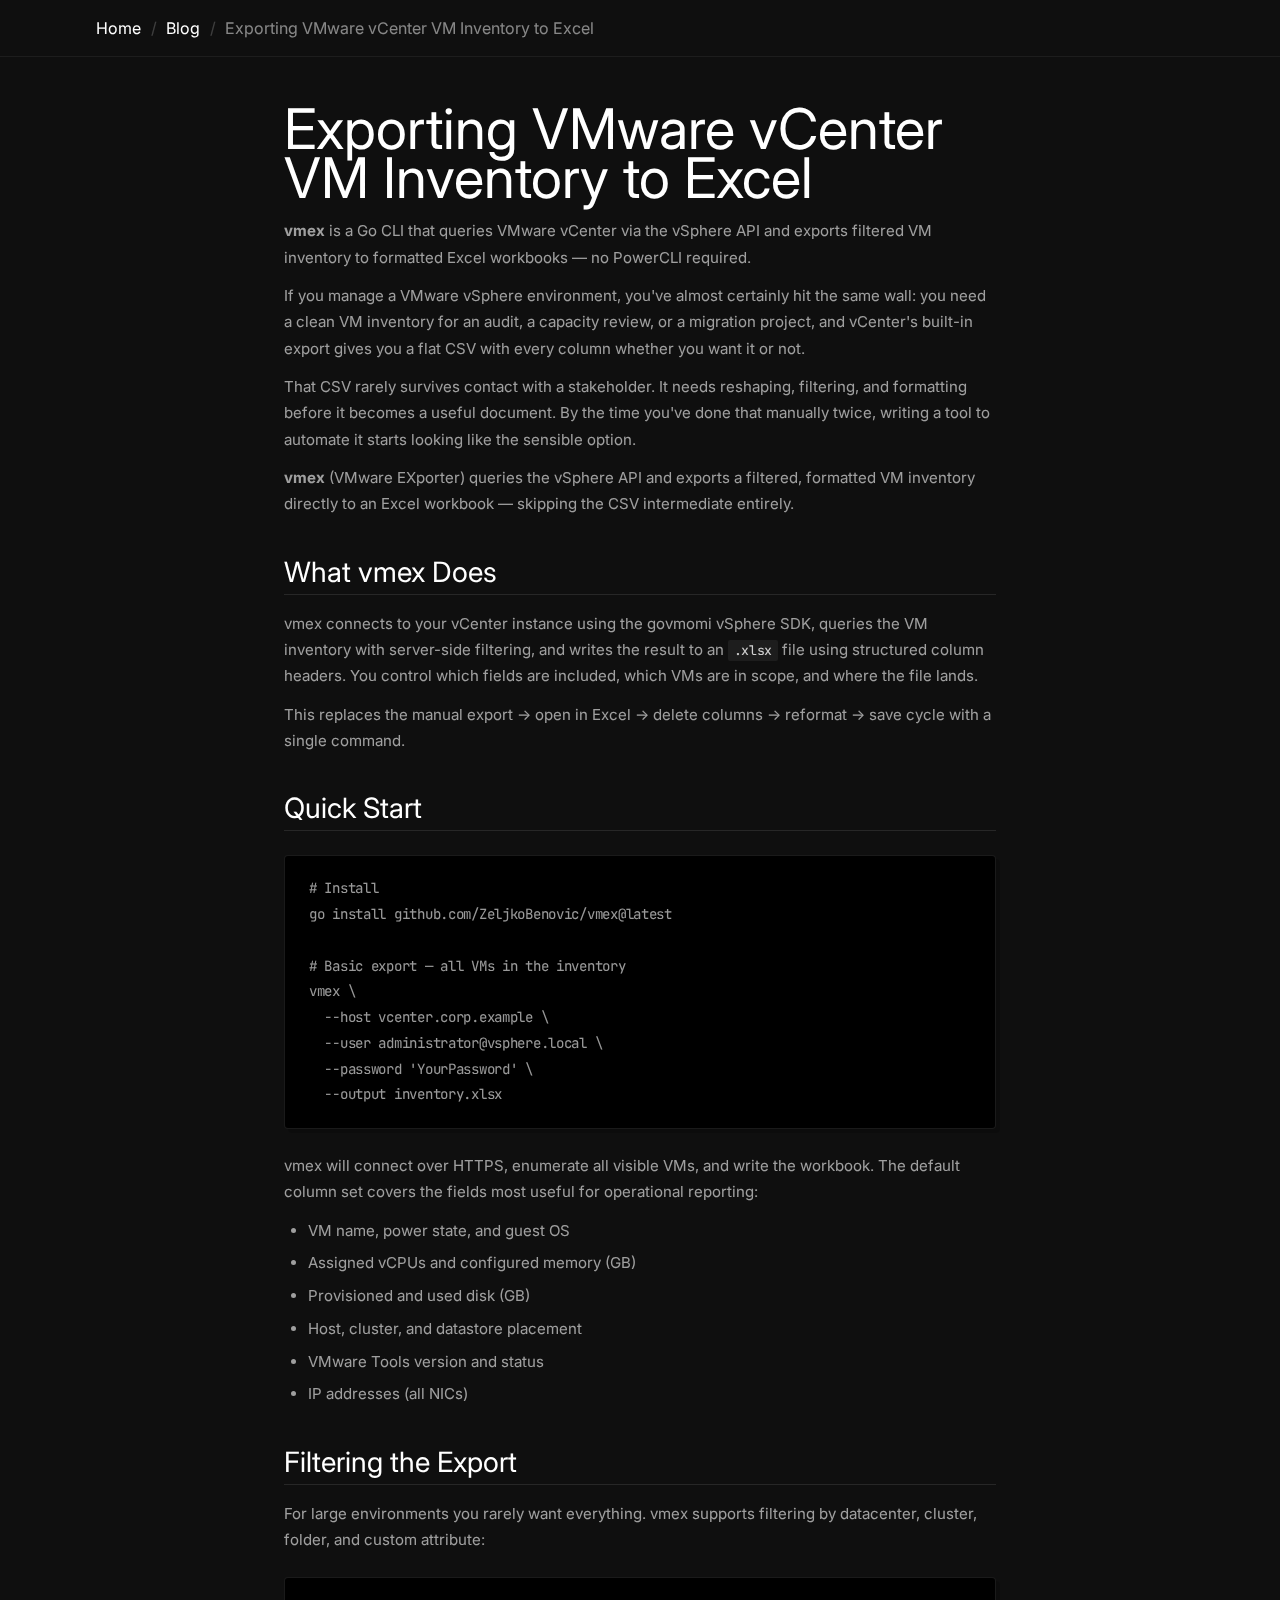
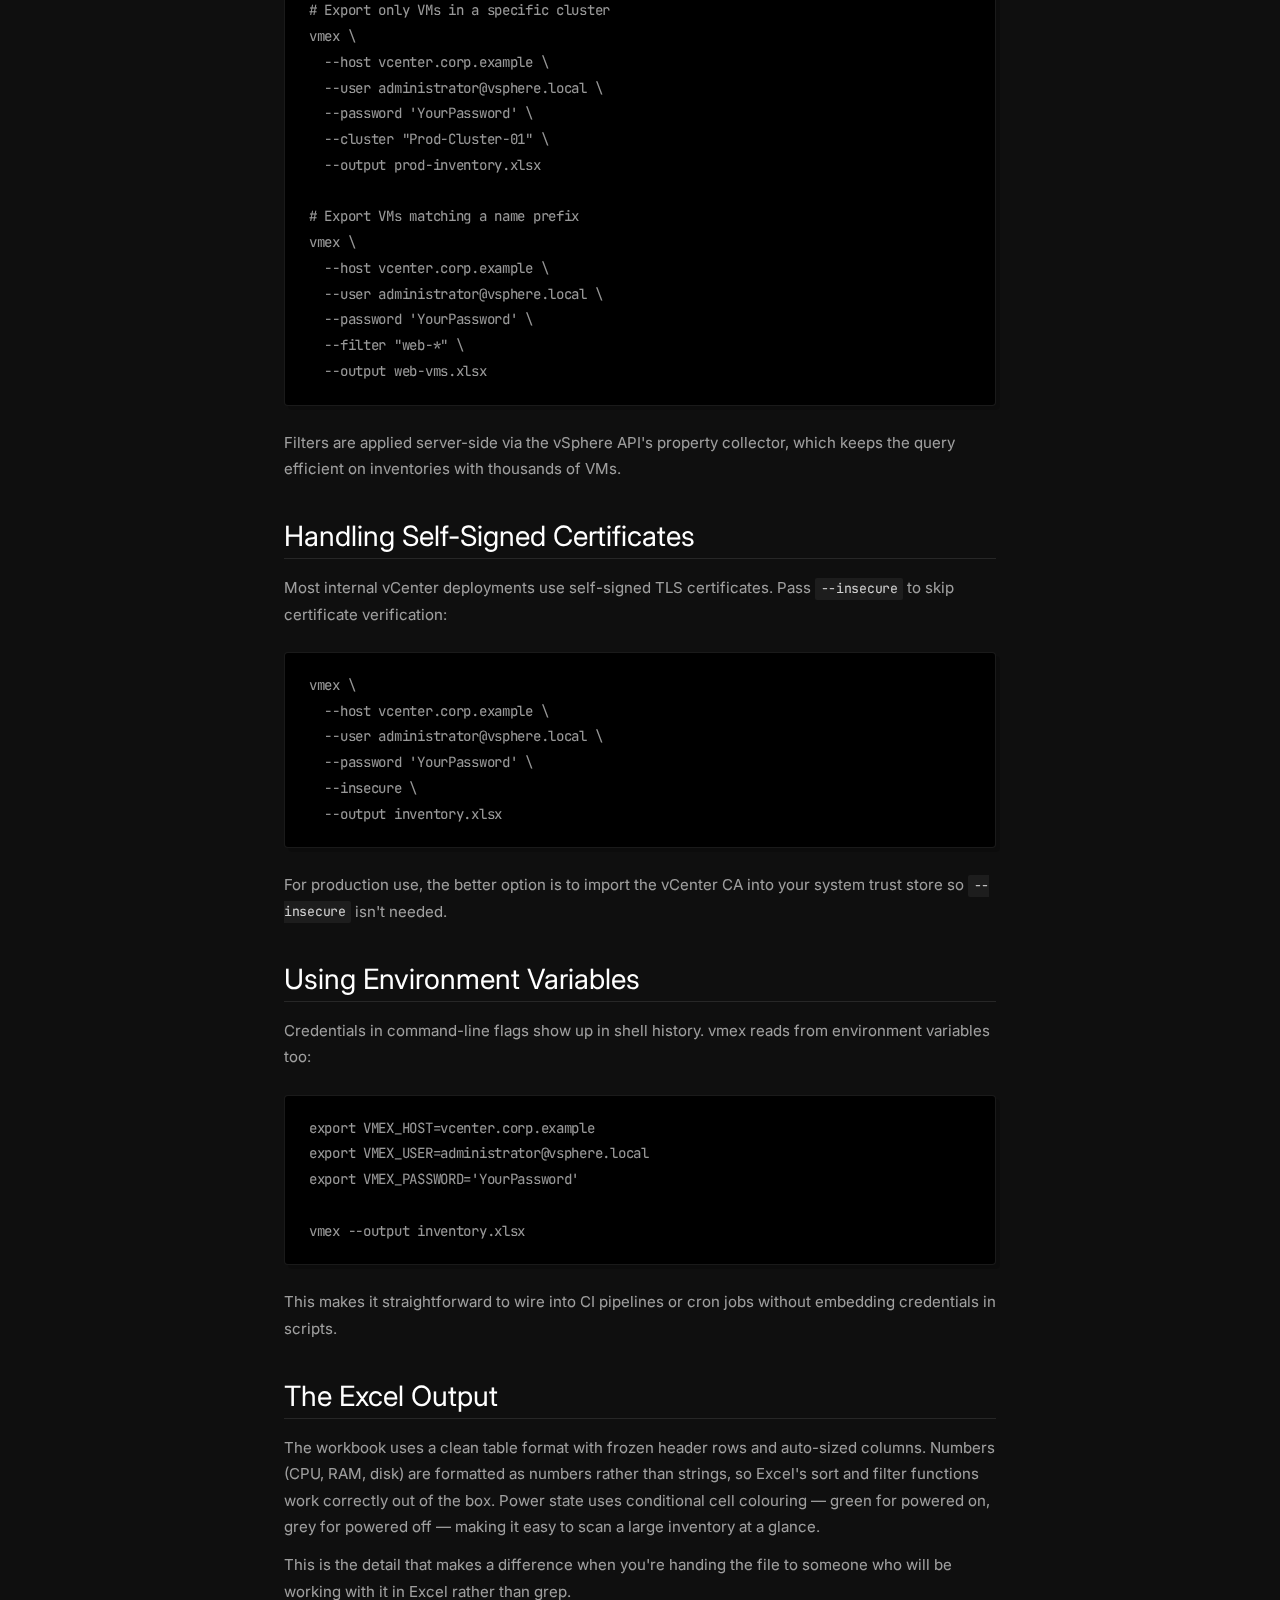
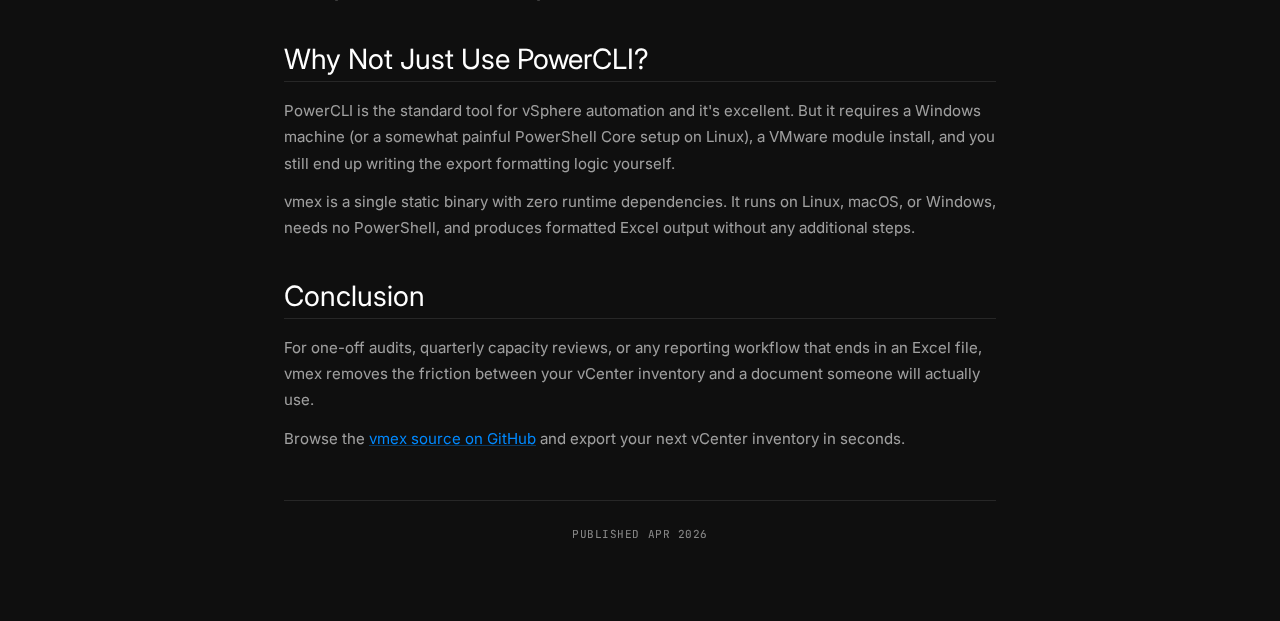
<file: blog/2026/04/16/vmware-vcenter-vm-inventory-export-to-excel/index.html>
<!doctype html><html lang="en" data-theme="dark"><head><meta charset="UTF-8"><meta name="viewport" content="width=device-width, initial-scale=1.0"><title>Exporting VMware vCenter VM Inventory to Excel – Željko Benović</title><meta name="description" content="vmex is a Go CLI that queries VMware vCenter via the vSphere API and exports filtered VM inventory to formatted Excel workbooks — no PowerCLI required."><link rel="canonical" href="https://zeljkobenovic.com/blog/2026/04/16/vmware-vcenter-vm-inventory-export-to-excel/"><meta property="og:title" content="Exporting VMware vCenter VM Inventory to Excel – Željko Benović"><meta property="og:type" content="article"><meta property="og:description" content="vmex is a Go CLI that queries VMware vCenter via the vSphere API and exports filtered VM inventory to formatted Excel workbooks — no PowerCLI required."><meta property="og:url" content="https://zeljkobenovic.com/blog/2026/04/16/vmware-vcenter-vm-inventory-export-to-excel/"><link rel="preconnect" href="https://fonts.googleapis.com"><link rel="preconnect" href="https://fonts.gstatic.com" crossorigin><style>/* ─── FONT IMPORT ──────────────────────────────────────────────────────────── */
@import url('https://fonts.googleapis.com/css2?family=Inter:wght@400;500&family=JetBrains+Mono:wght@400;500&display=swap');

/* ─── CSS VARIABLES ────────────────────────────────────────────────────────── */
:root {
    /* Backgrounds */
    --bg:          #0f0f0f;
    --bg-deep:     #000000;
    --bg-card:     #000000;
    --bg-hover:    rgba(255, 255, 255, 0.04);

    /* Borders */
    --border:      rgba(255, 255, 255, 0.10);
    --border-mid:  rgba(255, 255, 255, 0.12);
    --border-sub:  rgba(255, 255, 255, 0.06);

    /* Text */
    --text:        #ffffff;
    --text-muted:  rgba(255, 255, 255, 0.6);
    --text-dim:    rgba(255, 255, 255, 0.5);

    /* Brand */
    --cobalt:      #0007cd;
    --cyan:        #00ffff;
    --signal:      #0089ff;
    --ocean:       #0096ff;

    /* Code */
    --code:        rgba(255, 255, 255, 0.8);

    /* Shadows */
    --shadow-brutalist: rgba(0, 0, 0, 0.15) 4px 4px 0px 0px;
    --shadow-elevated:  rgba(0, 0, 0, 0.5) 0px 8px 32px;
    --shadow-card:      rgba(0, 0, 0, 0.3) 0px 4px 16px;

    /* Type */
    --font:         'Inter', ui-sans-serif, system-ui, -apple-system, 'Segoe UI', sans-serif;
    --font-mono:    'JetBrains Mono', ui-monospace, 'SFMono-Regular', Menlo, Monaco, Consolas, monospace;

    --radius:     4px;
    --transition: all 0.2s ease;
}

/* ─── RESET ────────────────────────────────────────────────────────────────── */
*, *::before, *::after {
    box-sizing: border-box;
    margin: 0;
    padding: 0;
}

/* ─── BASE ─────────────────────────────────────────────────────────────────── */
body {
    font-family: var(--font);
    background-color: var(--bg);
    color: var(--text-muted);
    min-height: 100vh;
    padding: 0 0 5rem;
    line-height: 1.5;
}

/* ─── CONTAINER ────────────────────────────────────────────────────────────── */
.container {
    max-width: 1152px;
    width: 100%;
    margin: 0 auto;
    padding: 0 2rem;
}

/* ─── DIVIDER ──────────────────────────────────────────────────────────────── */
.divider {
    border: none;
    height: 1px;
    background: var(--border);
    margin: 4rem 0;
}

/* ─── SECTION ──────────────────────────────────────────────────────────────── */
.section {
    margin-bottom: 0.5rem;
}

.section-header {
    font-family: var(--font);
    font-size: 3rem;
    font-weight: 400;
    color: var(--text);
    margin-bottom: 2rem;
    line-height: 1.0;
    letter-spacing: normal;
}

/* ─── NAV BAR ──────────────────────────────────────────────────────────────── */
.topnav {
    position: sticky;
    top: 0;
    z-index: 100;
    background: rgba(15, 15, 15, 0.92);
    backdrop-filter: blur(20px) saturate(150%);
    -webkit-backdrop-filter: blur(20px) saturate(150%);
    border-bottom: 1px solid var(--border-sub);
    margin-bottom: 0;
}

.topnav-inner {
    max-width: 1152px;
    margin: 0 auto;
    padding: 1rem 2rem;
    display: flex;
    align-items: center;
    gap: 0.4rem;
    font-family: var(--font);
    font-size: 1rem;
    font-weight: 400;
    color: var(--text-dim);
}

.topnav a {
    color: var(--text);
    text-decoration: none;
    font-weight: 400;
    transition: var(--transition);
}

.topnav a:hover {
    color: var(--cyan);
}

.topnav .sep {
    color: rgba(255, 255, 255, 0.2);
    margin: 0 0.2rem;
}

.topnav .crumb {
    color: var(--text-dim);
}

/* ─── HERO ─────────────────────────────────────────────────────────────────── */
.hero {
    display: flex;
    flex-direction: column;
    align-items: flex-start;
    gap: 1.5rem;
    padding: 5rem 0 3rem;
}

.hero-top {
    display: flex;
    align-items: center;
    gap: 1.5rem;
}

.avatar {
    width: 88px;
    height: 88px;
    border-radius: 50%;
    object-fit: cover;
    border: 1px solid var(--border-mid);
    flex-shrink: 0;
}

.hero-text {
    display: flex;
    flex-direction: column;
    gap: 0.75rem;
    width: 100%;
}

/* ─── HERO HEADING / GLITCH ────────────────────────────────────────────────── */
h1.glitch {
    font-family: var(--font);
    font-size: 4rem;
    font-weight: 400;
    color: var(--text);
    position: relative;
    display: inline-block;
    letter-spacing: normal;
    line-height: 0.87;
}

h1.glitch:hover {
    animation: glitch 0.4s steps(2, end) infinite;
}

h1.glitch::before,
h1.glitch::after {
    content: attr(data-text);
    position: absolute;
    top: 0;
    left: 0;
    width: 100%;
    height: 100%;
    opacity: 0;
}

h1.glitch:hover::before {
    color: var(--signal);
    animation: glitch-before 0.4s steps(2, end) infinite;
    clip-path: polygon(0 0, 100% 0, 100% 35%, 0 35%);
    transform: translateX(-3px);
    opacity: 0.8;
}

h1.glitch:hover::after {
    color: var(--cyan);
    animation: glitch-after 0.4s steps(2, end) infinite;
    clip-path: polygon(0 65%, 100% 65%, 100% 100%, 0 100%);
    transform: translateX(3px);
    opacity: 0.8;
}

@keyframes glitch {
    0%   { transform: translate(0); }
    20%  { transform: translate(-2px, 1px); }
    40%  { transform: translate(2px, -1px); }
    60%  { transform: translate(-1px, 2px); }
    80%  { transform: translate(1px, -2px); }
    100% { transform: translate(0); }
}

@keyframes glitch-before {
    0%   { transform: translateX(-3px); }
    50%  { transform: translateX(3px); }
    100% { transform: translateX(-3px); }
}

@keyframes glitch-after {
    0%   { transform: translateX(3px); }
    50%  { transform: translateX(-3px); }
    100% { transform: translateX(3px); }
}

/* ─── HERO SUBTEXT ─────────────────────────────────────────────────────────── */
.hero-title {
    font-family: var(--font-mono);
    font-size: 0.875rem;
    font-weight: 400;
    color: var(--cyan);
    letter-spacing: 0.7px;
    text-transform: uppercase;
    line-height: 1.43;
    margin-top: 0.5rem;
}

.bio {
    font-size: 1rem;
    font-weight: 400;
    color: var(--text-muted);
    line-height: 1.63;
    max-width: 640px;
}

/* ─── ROLE CHIPS ───────────────────────────────────────────────────────────── */
.role-chips {
    display: flex;
    flex-wrap: wrap;
    gap: 0.5rem;
    margin-top: 0.25rem;
}

.chip {
    background: rgba(0, 255, 255, 0.06);
    border: 1px solid rgba(0, 255, 255, 0.2);
    color: var(--text-muted);
    border-radius: 2px;
    padding: 0.2rem 0.6rem;
    font-family: var(--font-mono);
    font-size: 0.69rem;
    font-weight: 400;
    letter-spacing: 0.55px;
    text-transform: uppercase;
}

/* ─── HERO LINKS ───────────────────────────────────────────────────────────── */
.hero-links {
    display: flex;
    flex-wrap: wrap;
    gap: 0.75rem;
    margin-top: 0.75rem;
}

.hero-link {
    display: inline-flex;
    align-items: center;
    background: rgba(0, 255, 255, 0.08);
    color: var(--text);
    text-decoration: none;
    font-family: var(--font);
    font-size: 0.875rem;
    font-weight: 400;
    padding: 8px 20px;
    border-radius: var(--radius);
    border: 1px solid var(--signal);
    transition: var(--transition);
}

.hero-link:hover {
    background: rgba(0, 255, 255, 0.14);
    border-color: var(--ocean);
    box-shadow: var(--shadow-elevated);
    color: var(--text);
}

/* ─── SKILLS ───────────────────────────────────────────────────────────────── */
.skills-grid {
    display: flex;
    flex-direction: column;
    gap: 1.5rem;
}

.skill-category {
    display: flex;
    flex-direction: column;
    gap: 0.5rem;
}

.skill-cat-label {
    font-family: var(--font-mono);
    font-size: 0.69rem;
    font-weight: 400;
    color: var(--text-dim);
    letter-spacing: 0.55px;
    text-transform: uppercase;
    line-height: 1.33;
}

.skill-tags {
    display: flex;
    flex-wrap: wrap;
    gap: 0.5rem;
}

.skill-tag {
    background: transparent;
    border: 1px solid var(--border);
    color: var(--text-muted);
    border-radius: 2px;
    padding: 0.2rem 0.6rem;
    font-size: 0.875rem;
    font-weight: 400;
    transition: var(--transition);
}

.skill-tag:hover {
    border-color: rgba(0, 255, 255, 0.3);
    color: var(--text);
}

/* ─── TIMELINE ─────────────────────────────────────────────────────────────── */
.timeline {
    padding: 0.5rem 0;
}

.outer {
    display: flex;
    flex-direction: column;
    gap: 1.25rem;
    border-left: 1px solid var(--border);
    padding-left: 1.5rem;
    margin-left: 0.5rem;
}

.card {
    position: relative;
}

.card::before {
    content: "";
    position: absolute;
    left: -1.875rem;
    top: 0.75rem;
    width: 8px;
    height: 8px;
    background: var(--bg);
    border: 1px solid var(--signal);
    border-radius: 50%;
}

.info {
    background: var(--bg-card);
    border: 1px solid var(--border);
    border-radius: var(--radius);
    padding: 1.25rem 1.5rem;
    transition: var(--transition);
    box-shadow: var(--shadow-brutalist);
}

.info:hover {
    border-color: var(--border-mid);
    box-shadow: var(--shadow-elevated);
}

.job-header {
    display: flex;
    justify-content: space-between;
    align-items: flex-start;
    gap: 1rem;
    margin-bottom: 0.75rem;
    flex-wrap: wrap;
}

.title {
    font-family: var(--font);
    font-size: 1.25rem;
    font-weight: 500;
    color: var(--text);
    line-height: 1.2;
}

.job-date {
    font-family: var(--font-mono);
    color: rgba(0, 255, 255, 0.7);
    font-size: 0.75rem;
    font-weight: 400;
    letter-spacing: 0.3px;
    text-transform: uppercase;
    white-space: nowrap;
    flex-shrink: 0;
    line-height: 1.8;
}

.job-bullet {
    color: var(--text-muted);
    font-size: 0.94rem;
    line-height: 1.63;
    padding: 0.15rem 0;
    display: flex;
    gap: 0.5rem;
}

.bullet {
    color: var(--signal);
    flex-shrink: 0;
    opacity: 0.6;
}

/* ─── PROJECT GRID ─────────────────────────────────────────────────────────── */
.project-grid {
    display: grid;
    grid-template-columns: repeat(2, 1fr);
    gap: 1rem;
}

.project-card {
    display: flex;
    flex-direction: column;
    gap: 0.75rem;
    background: var(--bg-card);
    border: 1px solid var(--border);
    border-radius: var(--radius);
    padding: 1.25rem 1.5rem;
    text-decoration: none;
    color: var(--text-muted);
    transition: var(--transition);
    box-shadow: var(--shadow-brutalist);
}

.project-card:hover {
    border-color: var(--border-mid);
    box-shadow: var(--shadow-elevated);
    transform: translateY(-1px);
}

.project-top {
    display: flex;
    justify-content: space-between;
    align-items: center;
}

.project-name {
    font-family: var(--font);
    font-size: 1.25rem;
    font-weight: 500;
    color: var(--text);
    line-height: 1.2;
}

.project-stars {
    font-family: var(--font-mono);
    color: rgba(0, 255, 255, 0.7);
    font-size: 0.75rem;
    font-weight: 400;
    letter-spacing: -0.28px;
}

.project-desc {
    color: var(--text-muted);
    font-size: 0.94rem;
    font-weight: 400;
    line-height: 1.63;
    flex: 1;
}

.project-tags {
    display: flex;
    flex-wrap: wrap;
    gap: 0.4rem;
}

.tag {
    background: rgba(0, 137, 255, 0.08);
    border: 1px solid rgba(0, 137, 255, 0.2);
    color: rgba(0, 150, 255, 0.9);
    border-radius: 2px;
    padding: 0.15rem 0.5rem;
    font-family: var(--font-mono);
    font-size: 0.69rem;
    font-weight: 400;
    letter-spacing: 0.55px;
    text-transform: uppercase;
}

/* ─── BLOG POST LIST ───────────────────────────────────────────────────────── */
.post-list {
    display: flex;
    flex-direction: column;
    gap: 0.5rem;
}

.post-card {
    display: flex;
    justify-content: space-between;
    align-items: center;
    background: var(--bg-card);
    border: 1px solid var(--border);
    border-radius: var(--radius);
    padding: 1rem 1.25rem;
    text-decoration: none;
    transition: var(--transition);
}

.post-card:hover {
    border-color: var(--border-mid);
    background: var(--bg-hover);
}

.post-title {
    color: var(--text-muted);
    font-size: 1rem;
    font-weight: 400;
}

.post-arrow {
    font-family: var(--font-mono);
    color: rgba(0, 255, 255, 0.5);
    transition: var(--transition);
}

.post-card:hover .post-arrow {
    color: var(--cyan);
    transform: translateX(3px);
}

.empty {
    color: var(--text-dim);
    font-size: 1rem;
    font-style: italic;
}

/* ─── FOOTER ───────────────────────────────────────────────────────────────── */
.footer {
    margin-top: 5rem;
    padding-top: 2rem;
    border-top: 1px solid var(--border);
    font-family: var(--font-mono);
    font-size: 0.75rem;
    font-weight: 400;
    color: var(--text-dim);
    text-align: center;
    letter-spacing: 0.3px;
    text-transform: uppercase;
}

/* ─── POST PAGE ────────────────────────────────────────────────────────────── */
.post-container {
    max-width: 760px;
    margin: 0 auto;
    padding: 3rem 1.5rem 2rem;
    color: var(--text-muted);
    font-family: var(--font);
    line-height: 1.75;
}

.post-container h1 {
    font-family: var(--font);
    font-size: 3.5rem;
    font-weight: 400;
    color: var(--text);
    margin-bottom: 1rem;
    line-height: 0.87;
}

.post-container h2 {
    font-family: var(--font);
    font-size: 1.75rem;
    font-weight: 400;
    color: var(--text);
    margin: 2.5rem 0 1rem;
    border-bottom: 1px solid var(--border);
    padding-bottom: 0.5rem;
    line-height: 1.0;
}

.post-container h3 {
    font-family: var(--font);
    font-size: 1.25rem;
    font-weight: 500;
    color: var(--text);
    margin: 2rem 0 0.75rem;
    line-height: 1.2;
}

.post-container p {
    margin: 0.75rem 0;
    color: var(--text-muted);
    font-size: 0.94rem;
    line-height: 1.75;
}

.post-container pre {
    background: var(--bg-deep);
    border: 1px solid var(--border);
    border-radius: var(--radius);
    padding: 1.25rem 1.5rem;
    overflow-x: auto;
    margin: 1.5rem 0;
    box-shadow: var(--shadow-brutalist);
}

.post-container code {
    font-family: var(--font-mono);
    color: var(--code);
    background: rgba(255, 255, 255, 0.06);
    padding: 0.15rem 0.35rem;
    border-radius: 2px;
    font-size: 0.88em;
    letter-spacing: -0.28px;
}

.post-container pre code {
    background: transparent;
    padding: 0;
    color: var(--text-muted);
    letter-spacing: -0.28px;
}

.post-container ul,
.post-container ol {
    margin: 0.75rem 0 0.75rem 1.5rem;
}

.post-container li {
    margin: 0.4rem 0;
    color: var(--text-muted);
    font-size: 0.94rem;
    line-height: 1.75;
}

.post-container a {
    color: var(--signal);
    text-decoration: underline;
    text-decoration-color: rgba(0, 137, 255, 0.35);
    transition: var(--transition);
}

.post-container a:hover {
    color: var(--cyan);
    text-decoration-color: rgba(0, 255, 255, 0.35);
}

.post-meta {
    margin-top: 3rem;
    font-family: var(--font-mono);
    font-size: 0.69rem;
    font-weight: 400;
    color: var(--text-dim);
    text-align: center;
    border-top: 1px solid var(--border);
    padding-top: 1.5rem;
    text-transform: uppercase;
    letter-spacing: 0.55px;
}

/* ─── BLOG INDEX ───────────────────────────────────────────────────────────── */
.blog-header {
    font-family: var(--font);
    font-size: 4rem;
    font-weight: 400;
    color: var(--text);
    margin-bottom: 2rem;
    line-height: 0.87;
    padding-top: 4rem;
}

.blog-list {
    display: flex;
    flex-direction: column;
    gap: 0.5rem;
}

.blog-link {
    display: flex;
    justify-content: space-between;
    align-items: center;
    background: var(--bg-card);
    border: 1px solid var(--border);
    border-radius: var(--radius);
    padding: 1rem 1.25rem;
    text-decoration: none;
    color: var(--text-muted);
    font-size: 1rem;
    font-weight: 400;
    transition: var(--transition);
    box-shadow: var(--shadow-brutalist);
}

.blog-link:hover {
    border-color: var(--border-mid);
    background: var(--bg-hover);
    color: var(--text);
}

/* ─── SOCIAL ICONS ─────────────────────────────────────────────────────────── */
.social-icons {
    display: flex;
    gap: 1rem;
    align-items: center;
}

.social-icons a {
    color: var(--text-dim);
    transition: var(--transition);
    display: flex;
    align-items: center;
}

.social-icons a svg {
    fill: currentColor;
}

.social-icons a:hover {
    color: var(--cyan);
}

/* ─── RESPONSIVE ───────────────────────────────────────────────────────────── */
@media (max-width: 768px) {
    .container {
        padding: 0 1.5rem;
    }

    .topnav-inner {
        padding: 0.75rem 1.5rem;
    }

    h1.glitch {
        font-size: 2.5rem;
        line-height: 1.0;
    }

    .blog-header {
        font-size: 2.5rem;
        padding-top: 3rem;
        line-height: 1.0;
    }

    .post-container h1 {
        font-size: 2.5rem;
        line-height: 1.0;
    }

    .section-header {
        font-size: 2rem;
    }

    .hero {
        padding: 3rem 0 2rem;
    }
}

@media (max-width: 640px) {
    body {
        padding: 0 0 3rem;
    }

    .container {
        padding: 0 1rem;
    }

    h1.glitch {
        font-size: 2rem;
    }

    .blog-header {
        font-size: 2rem;
    }

    .post-container h1 {
        font-size: 2rem;
    }

    .project-grid {
        grid-template-columns: 1fr;
    }

    .job-header {
        flex-direction: column;
        gap: 0.25rem;
    }

    .hero-links {
        gap: 0.5rem;
    }

    .hero {
        padding: 2.5rem 0 1.5rem;
    }
}

@media (max-width: 480px) {
    .skills-grid {
        gap: 1rem;
    }

    .project-card:hover {
        transform: none;
    }
}
</style><script type="application/ld+json">{"@context":"https://schema.org","@graph":[{"@type":"BlogPosting","author":{"@type":"Person","name":"Željko Benović","url":"https://zeljkobenovic.com/"},"dateModified":"2026-04-16T21:42:10Z","datePublished":"2026-04-16T21:42:10Z","description":"vmex is a Go CLI that queries VMware vCenter via the vSphere API and exports filtered VM inventory to formatted Excel workbooks — no PowerCLI required.","headline":"Exporting VMware vCenter VM Inventory to Excel","keywords":"Kubernetes, SRE, Platform Engineering, DevSecOps, Go, DevOps","mainEntityOfPage":{"@id":"https://zeljkobenovic.com/blog/2026/04/16/vmware-vcenter-vm-inventory-export-to-excel/","@type":"WebPage"},"publisher":{"@type":"Person","name":"Željko Benović"},"url":"https://zeljkobenovic.com/blog/2026/04/16/vmware-vcenter-vm-inventory-export-to-excel/"},{"@type":"BreadcrumbList","itemListElement":[{"@type":"ListItem","item":"https://zeljkobenovic.com/","name":"Home","position":1},{"@type":"ListItem","item":"https://zeljkobenovic.com/blog/","name":"Blog","position":2},{"@type":"ListItem","name":"Exporting VMware vCenter VM Inventory to Excel","position":3}]}]}</script></head><body><nav class="topnav"><div class="topnav-inner"><a href="/">Home</a> <span class="sep">/</span> <a href="/blog">Blog</a> <span class="sep">/</span> <span class="crumb">Exporting VMware vCenter VM Inventory to Excel</span></div></nav><div class="container post-container"><h1>Exporting VMware vCenter VM Inventory to Excel</h1>
<p><strong>vmex</strong> is a Go CLI that queries VMware vCenter via the vSphere API and exports filtered VM inventory to formatted Excel workbooks — no PowerCLI required.</p>
<p>If you manage a VMware vSphere environment, you've almost certainly hit the same wall: you need a clean VM inventory for an audit, a capacity review, or a migration project, and vCenter's built-in export gives you a flat CSV with every column whether you want it or not.</p>
<p>That CSV rarely survives contact with a stakeholder. It needs reshaping, filtering, and formatting before it becomes a useful document. By the time you've done that manually twice, writing a tool to automate it starts looking like the sensible option.</p>
<p><strong>vmex</strong> (VMware EXporter) queries the vSphere API and exports a filtered, formatted VM inventory directly to an Excel workbook — skipping the CSV intermediate entirely.</p>
<h2>What vmex Does</h2>
<p>vmex connects to your vCenter instance using the govmomi vSphere SDK, queries the VM inventory with server-side filtering, and writes the result to an <code>.xlsx</code> file using structured column headers. You control which fields are included, which VMs are in scope, and where the file lands.</p>
<p>This replaces the manual export → open in Excel → delete columns → reformat → save cycle with a single command.</p>
<h2>Quick Start</h2>
<pre><code class="language-bash"># Install
go install github.com/ZeljkoBenovic/vmex@latest

# Basic export — all VMs in the inventory
vmex \
  --host vcenter.corp.example \
  --user administrator@vsphere.local \
  --password 'YourPassword' \
  --output inventory.xlsx
</code></pre>
<p>vmex will connect over HTTPS, enumerate all visible VMs, and write the workbook. The default column set covers the fields most useful for operational reporting:</p>
<ul>
<li>VM name, power state, and guest OS</li>
<li>Assigned vCPUs and configured memory (GB)</li>
<li>Provisioned and used disk (GB)</li>
<li>Host, cluster, and datastore placement</li>
<li>VMware Tools version and status</li>
<li>IP addresses (all NICs)</li>
</ul>
<h2>Filtering the Export</h2>
<p>For large environments you rarely want everything. vmex supports filtering by datacenter, cluster, folder, and custom attribute:</p>
<pre><code class="language-bash"># Export only VMs in a specific cluster
vmex \
  --host vcenter.corp.example \
  --user administrator@vsphere.local \
  --password 'YourPassword' \
  --cluster &quot;Prod-Cluster-01&quot; \
  --output prod-inventory.xlsx

# Export VMs matching a name prefix
vmex \
  --host vcenter.corp.example \
  --user administrator@vsphere.local \
  --password 'YourPassword' \
  --filter &quot;web-*&quot; \
  --output web-vms.xlsx
</code></pre>
<p>Filters are applied server-side via the vSphere API's property collector, which keeps the query efficient on inventories with thousands of VMs.</p>
<h2>Handling Self-Signed Certificates</h2>
<p>Most internal vCenter deployments use self-signed TLS certificates. Pass <code>--insecure</code> to skip certificate verification:</p>
<pre><code class="language-bash">vmex \
  --host vcenter.corp.example \
  --user administrator@vsphere.local \
  --password 'YourPassword' \
  --insecure \
  --output inventory.xlsx
</code></pre>
<p>For production use, the better option is to import the vCenter CA into your system trust store so <code>--insecure</code> isn't needed.</p>
<h2>Using Environment Variables</h2>
<p>Credentials in command-line flags show up in shell history. vmex reads from environment variables too:</p>
<pre><code class="language-bash">export VMEX_HOST=vcenter.corp.example
export VMEX_USER=administrator@vsphere.local
export VMEX_PASSWORD='YourPassword'

vmex --output inventory.xlsx
</code></pre>
<p>This makes it straightforward to wire into CI pipelines or cron jobs without embedding credentials in scripts.</p>
<h2>The Excel Output</h2>
<p>The workbook uses a clean table format with frozen header rows and auto-sized columns. Numbers (CPU, RAM, disk) are formatted as numbers rather than strings, so Excel's sort and filter functions work correctly out of the box. Power state uses conditional cell colouring — green for powered on, grey for powered off — making it easy to scan a large inventory at a glance.</p>
<p>This is the detail that makes a difference when you're handing the file to someone who will be working with it in Excel rather than grep.</p>
<h2>Why Not Just Use PowerCLI?</h2>
<p>PowerCLI is the standard tool for vSphere automation and it's excellent. But it requires a Windows machine (or a somewhat painful PowerShell Core setup on Linux), a VMware module install, and you still end up writing the export formatting logic yourself.</p>
<p>vmex is a single static binary with zero runtime dependencies. It runs on Linux, macOS, or Windows, needs no PowerShell, and produces formatted Excel output without any additional steps.</p>
<h2>Conclusion</h2>
<p>For one-off audits, quarterly capacity reviews, or any reporting workflow that ends in an Excel file, vmex removes the friction between your vCenter inventory and a document someone will actually use.</p>
<p>Browse the <a href="https://github.com/ZeljkoBenovic/vmex">vmex source on GitHub</a> and export your next vCenter inventory in seconds.</p>
<div class="post-meta">published Apr 2026</div></div></body></html>
</file>
